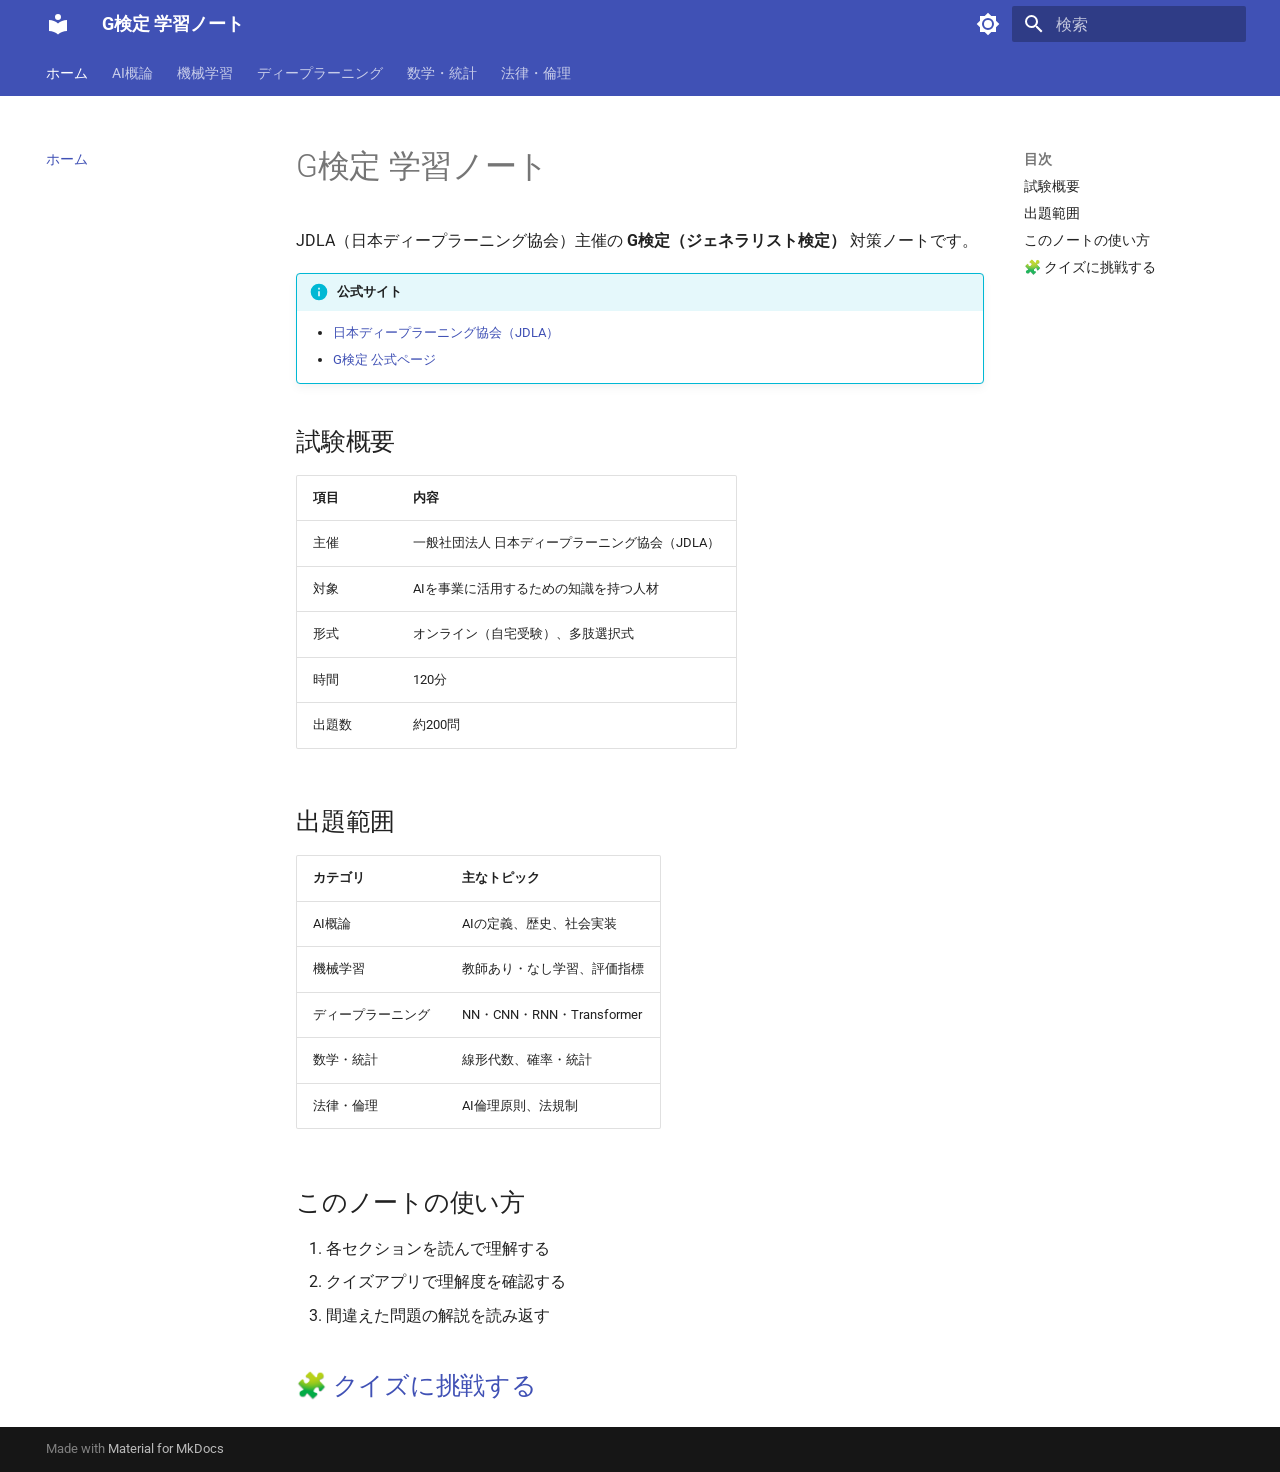
<file: index.html>
<!doctype html>
<html lang="ja" class="no-js">
  <head>
    
      <meta charset="utf-8">
      <meta name="viewport" content="width=device-width,initial-scale=1">
      
        <meta name="description" content="JDLA G検定 試験対策ノート">
      
      
        <meta name="author" content="makino">
      
      
      
      
        <link rel="next" href="ai/overview/">
      
      
        
      
      
      <link rel="icon" href="assets/images/favicon.png">
      <meta name="generator" content="mkdocs-1.6.1, mkdocs-material-9.7.6">
    
    
      
        <title>G検定 学習ノート</title>
      
    
    
      <link rel="stylesheet" href="assets/stylesheets/main.484c7ddc.min.css">
      
        
        <link rel="stylesheet" href="assets/stylesheets/palette.ab4e12ef.min.css">
      
      


    
    
      
    
    
      
        
        
        <link rel="preconnect" href="https://fonts.gstatic.com" crossorigin>
        <link rel="stylesheet" href="https://fonts.googleapis.com/css?family=Roboto:300,300i,400,400i,700,700i%7CRoboto+Mono:400,400i,700,700i&display=fallback">
        <style>:root{--md-text-font:"Roboto";--md-code-font:"Roboto Mono"}</style>
      
    
    
    <script>__md_scope=new URL(".",location),__md_hash=e=>[...e].reduce(((e,_)=>(e<<5)-e+_.charCodeAt(0)),0),__md_get=(e,_=localStorage,t=__md_scope)=>JSON.parse(_.getItem(t.pathname+"."+e)),__md_set=(e,_,t=localStorage,a=__md_scope)=>{try{t.setItem(a.pathname+"."+e,JSON.stringify(_))}catch(e){}}</script>
    
      

    
    
  </head>
  
  
    
    
      
    
    
    
    
    <body dir="ltr" data-md-color-scheme="default" data-md-color-primary="indigo" data-md-color-accent="indigo">
  
    
    <input class="md-toggle" data-md-toggle="drawer" type="checkbox" id="__drawer" autocomplete="off">
    <input class="md-toggle" data-md-toggle="search" type="checkbox" id="__search" autocomplete="off">
    <label class="md-overlay" for="__drawer"></label>
    <div data-md-component="skip">
      
        
        <a href="#g" class="md-skip">
          コンテンツにスキップ
        </a>
      
    </div>
    <div data-md-component="announce">
      
    </div>
    
    
      

<header class="md-header" data-md-component="header">
  <nav class="md-header__inner md-grid" aria-label="ヘッダー">
    <a href="." title="G検定 学習ノート" class="md-header__button md-logo" aria-label="G検定 学習ノート" data-md-component="logo">
      
  
  <svg xmlns="http://www.w3.org/2000/svg" viewBox="0 0 24 24"><path d="M12 8a3 3 0 0 0 3-3 3 3 0 0 0-3-3 3 3 0 0 0-3 3 3 3 0 0 0 3 3m0 3.54C9.64 9.35 6.5 8 3 8v11c3.5 0 6.64 1.35 9 3.54 2.36-2.19 5.5-3.54 9-3.54V8c-3.5 0-6.64 1.35-9 3.54"/></svg>

    </a>
    <label class="md-header__button md-icon" for="__drawer">
      
      <svg xmlns="http://www.w3.org/2000/svg" viewBox="0 0 24 24"><path d="M3 6h18v2H3zm0 5h18v2H3zm0 5h18v2H3z"/></svg>
    </label>
    <div class="md-header__title" data-md-component="header-title">
      <div class="md-header__ellipsis">
        <div class="md-header__topic">
          <span class="md-ellipsis">
            G検定 学習ノート
          </span>
        </div>
        <div class="md-header__topic" data-md-component="header-topic">
          <span class="md-ellipsis">
            
              ホーム
            
          </span>
        </div>
      </div>
    </div>
    
      
        <form class="md-header__option" data-md-component="palette">
  
    
    
    
    <input class="md-option" data-md-color-media="" data-md-color-scheme="default" data-md-color-primary="indigo" data-md-color-accent="indigo"  aria-label="ダークモードに切替"  type="radio" name="__palette" id="__palette_0">
    
      <label class="md-header__button md-icon" title="ダークモードに切替" for="__palette_1" hidden>
        <svg xmlns="http://www.w3.org/2000/svg" viewBox="0 0 24 24"><path d="M12 8a4 4 0 0 0-4 4 4 4 0 0 0 4 4 4 4 0 0 0 4-4 4 4 0 0 0-4-4m0 10a6 6 0 0 1-6-6 6 6 0 0 1 6-6 6 6 0 0 1 6 6 6 6 0 0 1-6 6m8-9.31V4h-4.69L12 .69 8.69 4H4v4.69L.69 12 4 15.31V20h4.69L12 23.31 15.31 20H20v-4.69L23.31 12z"/></svg>
      </label>
    
  
    
    
    
    <input class="md-option" data-md-color-media="" data-md-color-scheme="slate" data-md-color-primary="indigo" data-md-color-accent="indigo"  aria-label="ライトモードに切替"  type="radio" name="__palette" id="__palette_1">
    
      <label class="md-header__button md-icon" title="ライトモードに切替" for="__palette_0" hidden>
        <svg xmlns="http://www.w3.org/2000/svg" viewBox="0 0 24 24"><path d="M12 18c-.89 0-1.74-.2-2.5-.55C11.56 16.5 13 14.42 13 12s-1.44-4.5-3.5-5.45C10.26 6.2 11.11 6 12 6a6 6 0 0 1 6 6 6 6 0 0 1-6 6m8-9.31V4h-4.69L12 .69 8.69 4H4v4.69L.69 12 4 15.31V20h4.69L12 23.31 15.31 20H20v-4.69L23.31 12z"/></svg>
      </label>
    
  
</form>
      
    
    
      <script>var palette=__md_get("__palette");if(palette&&palette.color){if("(prefers-color-scheme)"===palette.color.media){var media=matchMedia("(prefers-color-scheme: light)"),input=document.querySelector(media.matches?"[data-md-color-media='(prefers-color-scheme: light)']":"[data-md-color-media='(prefers-color-scheme: dark)']");palette.color.media=input.getAttribute("data-md-color-media"),palette.color.scheme=input.getAttribute("data-md-color-scheme"),palette.color.primary=input.getAttribute("data-md-color-primary"),palette.color.accent=input.getAttribute("data-md-color-accent")}for(var[key,value]of Object.entries(palette.color))document.body.setAttribute("data-md-color-"+key,value)}</script>
    
    
    
      
      
        <label class="md-header__button md-icon" for="__search">
          
          <svg xmlns="http://www.w3.org/2000/svg" viewBox="0 0 24 24"><path d="M9.5 3A6.5 6.5 0 0 1 16 9.5c0 1.61-.59 3.09-1.56 4.23l.27.27h.79l5 5-1.5 1.5-5-5v-.79l-.27-.27A6.52 6.52 0 0 1 9.5 16 6.5 6.5 0 0 1 3 9.5 6.5 6.5 0 0 1 9.5 3m0 2C7 5 5 7 5 9.5S7 14 9.5 14 14 12 14 9.5 12 5 9.5 5"/></svg>
        </label>
        <div class="md-search" data-md-component="search" role="dialog">
  <label class="md-search__overlay" for="__search"></label>
  <div class="md-search__inner" role="search">
    <form class="md-search__form" name="search">
      <input type="text" class="md-search__input" name="query" aria-label="検索" placeholder="検索" autocapitalize="off" autocorrect="off" autocomplete="off" spellcheck="false" data-md-component="search-query" required>
      <label class="md-search__icon md-icon" for="__search">
        
        <svg xmlns="http://www.w3.org/2000/svg" viewBox="0 0 24 24"><path d="M9.5 3A6.5 6.5 0 0 1 16 9.5c0 1.61-.59 3.09-1.56 4.23l.27.27h.79l5 5-1.5 1.5-5-5v-.79l-.27-.27A6.52 6.52 0 0 1 9.5 16 6.5 6.5 0 0 1 3 9.5 6.5 6.5 0 0 1 9.5 3m0 2C7 5 5 7 5 9.5S7 14 9.5 14 14 12 14 9.5 12 5 9.5 5"/></svg>
        
        <svg xmlns="http://www.w3.org/2000/svg" viewBox="0 0 24 24"><path d="M20 11v2H8l5.5 5.5-1.42 1.42L4.16 12l7.92-7.92L13.5 5.5 8 11z"/></svg>
      </label>
      <nav class="md-search__options" aria-label="検索">
        
        <button type="reset" class="md-search__icon md-icon" title="クリア" aria-label="クリア" tabindex="-1">
          
          <svg xmlns="http://www.w3.org/2000/svg" viewBox="0 0 24 24"><path d="M19 6.41 17.59 5 12 10.59 6.41 5 5 6.41 10.59 12 5 17.59 6.41 19 12 13.41 17.59 19 19 17.59 13.41 12z"/></svg>
        </button>
      </nav>
      
        <div class="md-search__suggest" data-md-component="search-suggest"></div>
      
    </form>
    <div class="md-search__output">
      <div class="md-search__scrollwrap" tabindex="0" data-md-scrollfix>
        <div class="md-search-result" data-md-component="search-result">
          <div class="md-search-result__meta">
            検索を初期化
          </div>
          <ol class="md-search-result__list" role="presentation"></ol>
        </div>
      </div>
    </div>
  </div>
</div>
      
    
    
  </nav>
  
</header>
    
    <div class="md-container" data-md-component="container">
      
      
        
          
            
<nav class="md-tabs" aria-label="タブ" data-md-component="tabs">
  <div class="md-grid">
    <ul class="md-tabs__list">
      
        
  
  
  
    
  
  
    <li class="md-tabs__item md-tabs__item--active">
      <a href="." class="md-tabs__link">
        
  
  
    
  
  ホーム

      </a>
    </li>
  

      
        
  
  
  
  
    
    
      <li class="md-tabs__item">
        <a href="ai/overview/" class="md-tabs__link">
          
  
  
  AI概論

        </a>
      </li>
    
  

      
        
  
  
  
  
    
    
      <li class="md-tabs__item">
        <a href="ml/basics/" class="md-tabs__link">
          
  
  
  機械学習

        </a>
      </li>
    
  

      
        
  
  
  
  
    
    
      <li class="md-tabs__item">
        <a href="dl/neural_network/" class="md-tabs__link">
          
  
  
  ディープラーニング

        </a>
      </li>
    
  

      
        
  
  
  
  
    
    
      <li class="md-tabs__item">
        <a href="math/linear_algebra/" class="md-tabs__link">
          
  
  
  数学・統計

        </a>
      </li>
    
  

      
        
  
  
  
  
    
    
      <li class="md-tabs__item">
        <a href="ethics/ai_ethics/" class="md-tabs__link">
          
  
  
  法律・倫理

        </a>
      </li>
    
  

      
    </ul>
  </div>
</nav>
          
        
      
      <main class="md-main" data-md-component="main">
        <div class="md-main__inner md-grid">
          
            
              
              <div class="md-sidebar md-sidebar--primary" data-md-component="sidebar" data-md-type="navigation" >
                <div class="md-sidebar__scrollwrap">
                  <div class="md-sidebar__inner">
                    


  


<nav class="md-nav md-nav--primary md-nav--lifted" aria-label="ナビゲーション" data-md-level="0">
  <label class="md-nav__title" for="__drawer">
    <a href="." title="G検定 学習ノート" class="md-nav__button md-logo" aria-label="G検定 学習ノート" data-md-component="logo">
      
  
  <svg xmlns="http://www.w3.org/2000/svg" viewBox="0 0 24 24"><path d="M12 8a3 3 0 0 0 3-3 3 3 0 0 0-3-3 3 3 0 0 0-3 3 3 3 0 0 0 3 3m0 3.54C9.64 9.35 6.5 8 3 8v11c3.5 0 6.64 1.35 9 3.54 2.36-2.19 5.5-3.54 9-3.54V8c-3.5 0-6.64 1.35-9 3.54"/></svg>

    </a>
    G検定 学習ノート
  </label>
  
  <ul class="md-nav__list" data-md-scrollfix>
    
      
      
  
  
    
  
  
  
    <li class="md-nav__item md-nav__item--active">
      
      <input class="md-nav__toggle md-toggle" type="checkbox" id="__toc">
      
      
        
      
      
        <label class="md-nav__link md-nav__link--active" for="__toc">
          
  
  
  <span class="md-ellipsis">
    
  
    ホーム
  

    
  </span>
  
  

          <span class="md-nav__icon md-icon"></span>
        </label>
      
      <a href="." class="md-nav__link md-nav__link--active">
        
  
  
  <span class="md-ellipsis">
    
  
    ホーム
  

    
  </span>
  
  

      </a>
      
        

<nav class="md-nav md-nav--secondary" aria-label="目次">
  
  
  
    
  
  
    <label class="md-nav__title" for="__toc">
      <span class="md-nav__icon md-icon"></span>
      目次
    </label>
    <ul class="md-nav__list" data-md-component="toc" data-md-scrollfix>
      
        <li class="md-nav__item">
  <a href="#_1" class="md-nav__link">
    <span class="md-ellipsis">
      
        試験概要
      
    </span>
  </a>
  
</li>
      
        <li class="md-nav__item">
  <a href="#_2" class="md-nav__link">
    <span class="md-ellipsis">
      
        出題範囲
      
    </span>
  </a>
  
</li>
      
        <li class="md-nav__item">
  <a href="#_3" class="md-nav__link">
    <span class="md-ellipsis">
      
        このノートの使い方
      
    </span>
  </a>
  
</li>
      
        <li class="md-nav__item">
  <a href="#_4" class="md-nav__link">
    <span class="md-ellipsis">
      
        🧩 クイズに挑戦する
      
    </span>
  </a>
  
</li>
      
    </ul>
  
</nav>
      
    </li>
  

    
      
      
  
  
  
  
    
    
    
    
      
      
        
      
    
    
    <li class="md-nav__item md-nav__item--nested">
      
        
        
        <input class="md-nav__toggle md-toggle " type="checkbox" id="__nav_2" >
        
          
          <label class="md-nav__link" for="__nav_2" id="__nav_2_label" tabindex="0">
            
  
  
  <span class="md-ellipsis">
    
  
    AI概論
  

    
  </span>
  
  

            <span class="md-nav__icon md-icon"></span>
          </label>
        
        <nav class="md-nav" data-md-level="1" aria-labelledby="__nav_2_label" aria-expanded="false">
          <label class="md-nav__title" for="__nav_2">
            <span class="md-nav__icon md-icon"></span>
            
  
    AI概論
  

          </label>
          <ul class="md-nav__list" data-md-scrollfix>
            
              
                
  
  
  
  
    <li class="md-nav__item">
      <a href="ai/overview/" class="md-nav__link">
        
  
  
  <span class="md-ellipsis">
    
  
    AIとは
  

    
  </span>
  
  

      </a>
    </li>
  

              
            
              
                
  
  
  
  
    <li class="md-nav__item">
      <a href="ai/history/" class="md-nav__link">
        
  
  
  <span class="md-ellipsis">
    
  
    AI歴史
  

    
  </span>
  
  

      </a>
    </li>
  

              
            
          </ul>
        </nav>
      
    </li>
  

    
      
      
  
  
  
  
    
    
    
    
      
      
        
      
    
    
    <li class="md-nav__item md-nav__item--nested">
      
        
        
        <input class="md-nav__toggle md-toggle " type="checkbox" id="__nav_3" >
        
          
          <label class="md-nav__link" for="__nav_3" id="__nav_3_label" tabindex="0">
            
  
  
  <span class="md-ellipsis">
    
  
    機械学習
  

    
  </span>
  
  

            <span class="md-nav__icon md-icon"></span>
          </label>
        
        <nav class="md-nav" data-md-level="1" aria-labelledby="__nav_3_label" aria-expanded="false">
          <label class="md-nav__title" for="__nav_3">
            <span class="md-nav__icon md-icon"></span>
            
  
    機械学習
  

          </label>
          <ul class="md-nav__list" data-md-scrollfix>
            
              
                
  
  
  
  
    <li class="md-nav__item">
      <a href="ml/basics/" class="md-nav__link">
        
  
  
  <span class="md-ellipsis">
    
  
    機械学習の基礎
  

    
  </span>
  
  

      </a>
    </li>
  

              
            
              
                
  
  
  
  
    <li class="md-nav__item">
      <a href="ml/methods/" class="md-nav__link">
        
  
  
  <span class="md-ellipsis">
    
  
    代表的な手法
  

    
  </span>
  
  

      </a>
    </li>
  

              
            
          </ul>
        </nav>
      
    </li>
  

    
      
      
  
  
  
  
    
    
    
    
      
      
        
      
    
    
    <li class="md-nav__item md-nav__item--nested">
      
        
        
        <input class="md-nav__toggle md-toggle " type="checkbox" id="__nav_4" >
        
          
          <label class="md-nav__link" for="__nav_4" id="__nav_4_label" tabindex="0">
            
  
  
  <span class="md-ellipsis">
    
  
    ディープラーニング
  

    
  </span>
  
  

            <span class="md-nav__icon md-icon"></span>
          </label>
        
        <nav class="md-nav" data-md-level="1" aria-labelledby="__nav_4_label" aria-expanded="false">
          <label class="md-nav__title" for="__nav_4">
            <span class="md-nav__icon md-icon"></span>
            
  
    ディープラーニング
  

          </label>
          <ul class="md-nav__list" data-md-scrollfix>
            
              
                
  
  
  
  
    <li class="md-nav__item">
      <a href="dl/neural_network/" class="md-nav__link">
        
  
  
  <span class="md-ellipsis">
    
  
    ニューラルネットワーク
  

    
  </span>
  
  

      </a>
    </li>
  

              
            
              
                
  
  
  
  
    <li class="md-nav__item">
      <a href="dl/cnn_rnn/" class="md-nav__link">
        
  
  
  <span class="md-ellipsis">
    
  
    CNN・RNN
  

    
  </span>
  
  

      </a>
    </li>
  

              
            
              
                
  
  
  
  
    <li class="md-nav__item">
      <a href="dl/modern_models/" class="md-nav__link">
        
  
  
  <span class="md-ellipsis">
    
  
    最新モデル
  

    
  </span>
  
  

      </a>
    </li>
  

              
            
          </ul>
        </nav>
      
    </li>
  

    
      
      
  
  
  
  
    
    
    
    
      
      
        
      
    
    
    <li class="md-nav__item md-nav__item--nested">
      
        
        
        <input class="md-nav__toggle md-toggle " type="checkbox" id="__nav_5" >
        
          
          <label class="md-nav__link" for="__nav_5" id="__nav_5_label" tabindex="0">
            
  
  
  <span class="md-ellipsis">
    
  
    数学・統計
  

    
  </span>
  
  

            <span class="md-nav__icon md-icon"></span>
          </label>
        
        <nav class="md-nav" data-md-level="1" aria-labelledby="__nav_5_label" aria-expanded="false">
          <label class="md-nav__title" for="__nav_5">
            <span class="md-nav__icon md-icon"></span>
            
  
    数学・統計
  

          </label>
          <ul class="md-nav__list" data-md-scrollfix>
            
              
                
  
  
  
  
    <li class="md-nav__item">
      <a href="math/linear_algebra/" class="md-nav__link">
        
  
  
  <span class="md-ellipsis">
    
  
    線形代数
  

    
  </span>
  
  

      </a>
    </li>
  

              
            
              
                
  
  
  
  
    <li class="md-nav__item">
      <a href="math/statistics/" class="md-nav__link">
        
  
  
  <span class="md-ellipsis">
    
  
    確率・統計
  

    
  </span>
  
  

      </a>
    </li>
  

              
            
          </ul>
        </nav>
      
    </li>
  

    
      
      
  
  
  
  
    
    
    
    
      
      
        
      
    
    
    <li class="md-nav__item md-nav__item--nested">
      
        
        
        <input class="md-nav__toggle md-toggle " type="checkbox" id="__nav_6" >
        
          
          <label class="md-nav__link" for="__nav_6" id="__nav_6_label" tabindex="0">
            
  
  
  <span class="md-ellipsis">
    
  
    法律・倫理
  

    
  </span>
  
  

            <span class="md-nav__icon md-icon"></span>
          </label>
        
        <nav class="md-nav" data-md-level="1" aria-labelledby="__nav_6_label" aria-expanded="false">
          <label class="md-nav__title" for="__nav_6">
            <span class="md-nav__icon md-icon"></span>
            
  
    法律・倫理
  

          </label>
          <ul class="md-nav__list" data-md-scrollfix>
            
              
                
  
  
  
  
    <li class="md-nav__item">
      <a href="ethics/ai_ethics/" class="md-nav__link">
        
  
  
  <span class="md-ellipsis">
    
  
    AI倫理
  

    
  </span>
  
  

      </a>
    </li>
  

              
            
              
                
  
  
  
  
    <li class="md-nav__item">
      <a href="ethics/regulations/" class="md-nav__link">
        
  
  
  <span class="md-ellipsis">
    
  
    法規制
  

    
  </span>
  
  

      </a>
    </li>
  

              
            
          </ul>
        </nav>
      
    </li>
  

    
  </ul>
</nav>
                  </div>
                </div>
              </div>
            
            
              
              <div class="md-sidebar md-sidebar--secondary" data-md-component="sidebar" data-md-type="toc" >
                <div class="md-sidebar__scrollwrap">
                  <div class="md-sidebar__inner">
                    

<nav class="md-nav md-nav--secondary" aria-label="目次">
  
  
  
    
  
  
    <label class="md-nav__title" for="__toc">
      <span class="md-nav__icon md-icon"></span>
      目次
    </label>
    <ul class="md-nav__list" data-md-component="toc" data-md-scrollfix>
      
        <li class="md-nav__item">
  <a href="#_1" class="md-nav__link">
    <span class="md-ellipsis">
      
        試験概要
      
    </span>
  </a>
  
</li>
      
        <li class="md-nav__item">
  <a href="#_2" class="md-nav__link">
    <span class="md-ellipsis">
      
        出題範囲
      
    </span>
  </a>
  
</li>
      
        <li class="md-nav__item">
  <a href="#_3" class="md-nav__link">
    <span class="md-ellipsis">
      
        このノートの使い方
      
    </span>
  </a>
  
</li>
      
        <li class="md-nav__item">
  <a href="#_4" class="md-nav__link">
    <span class="md-ellipsis">
      
        🧩 クイズに挑戦する
      
    </span>
  </a>
  
</li>
      
    </ul>
  
</nav>
                  </div>
                </div>
              </div>
            
          
          
            <div class="md-content" data-md-component="content">
              
              <article class="md-content__inner md-typeset">
                
                  



<h1 id="g">G検定 学習ノート<a class="headerlink" href="#g" title="Permanent link">&para;</a></h1>
<p>JDLA（日本ディープラーニング協会）主催の <strong>G検定（ジェネラリスト検定）</strong> 対策ノートです。</p>
<div class="admonition info">
<p class="admonition-title">公式サイト</p>
<ul>
<li><a href="https://www.jdla.org/">日本ディープラーニング協会（JDLA）</a></li>
<li><a href="https://www.jdla.org/certificate/general/">G検定 公式ページ</a></li>
</ul>
</div>
<h2 id="_1">試験概要<a class="headerlink" href="#_1" title="Permanent link">&para;</a></h2>
<table>
<thead>
<tr>
<th>項目</th>
<th>内容</th>
</tr>
</thead>
<tbody>
<tr>
<td>主催</td>
<td>一般社団法人 日本ディープラーニング協会（JDLA）</td>
</tr>
<tr>
<td>対象</td>
<td>AIを事業に活用するための知識を持つ人材</td>
</tr>
<tr>
<td>形式</td>
<td>オンライン（自宅受験）、多肢選択式</td>
</tr>
<tr>
<td>時間</td>
<td>120分</td>
</tr>
<tr>
<td>出題数</td>
<td>約200問</td>
</tr>
</tbody>
</table>
<h2 id="_2">出題範囲<a class="headerlink" href="#_2" title="Permanent link">&para;</a></h2>
<table>
<thead>
<tr>
<th>カテゴリ</th>
<th>主なトピック</th>
</tr>
</thead>
<tbody>
<tr>
<td>AI概論</td>
<td>AIの定義、歴史、社会実装</td>
</tr>
<tr>
<td>機械学習</td>
<td>教師あり・なし学習、評価指標</td>
</tr>
<tr>
<td>ディープラーニング</td>
<td>NN・CNN・RNN・Transformer</td>
</tr>
<tr>
<td>数学・統計</td>
<td>線形代数、確率・統計</td>
</tr>
<tr>
<td>法律・倫理</td>
<td>AI倫理原則、法規制</td>
</tr>
</tbody>
</table>
<h2 id="_3">このノートの使い方<a class="headerlink" href="#_3" title="Permanent link">&para;</a></h2>
<ol>
<li>各セクションを読んで理解する</li>
<li>クイズアプリで理解度を確認する</li>
<li>間違えた問題の解説を読み返す</li>
</ol>
<h2 id="_4"><a href="https://g-kentei-quiz.streamlit.app/">🧩 クイズに挑戦する</a><a class="headerlink" href="#_4" title="Permanent link">&para;</a></h2>












                
              </article>
            </div>
          
          
<script>var target=document.getElementById(location.hash.slice(1));target&&target.name&&(target.checked=target.name.startsWith("__tabbed_"))</script>
        </div>
        
          <button type="button" class="md-top md-icon" data-md-component="top" hidden>
  
  <svg xmlns="http://www.w3.org/2000/svg" viewBox="0 0 24 24"><path d="M13 20h-2V8l-5.5 5.5-1.42-1.42L12 4.16l7.92 7.92-1.42 1.42L13 8z"/></svg>
  ページトップへ戻る
</button>
        
      </main>
      
        <footer class="md-footer">
  
  <div class="md-footer-meta md-typeset">
    <div class="md-footer-meta__inner md-grid">
      <div class="md-copyright">
  
  
    Made with
    <a href="https://squidfunk.github.io/mkdocs-material/" target="_blank" rel="noopener">
      Material for MkDocs
    </a>
  
</div>
      
    </div>
  </div>
</footer>
      
    </div>
    <div class="md-dialog" data-md-component="dialog">
      <div class="md-dialog__inner md-typeset"></div>
    </div>
    
    
    
      
      
      <script id="__config" type="application/json">{"annotate": null, "base": ".", "features": ["navigation.tabs", "navigation.sections", "navigation.top", "search.highlight", "search.suggest", "content.code.copy"], "search": "assets/javascripts/workers/search.2c215733.min.js", "tags": null, "translations": {"clipboard.copied": "\u30b3\u30d4\u30fc\u3057\u307e\u3057\u305f", "clipboard.copy": "\u30af\u30ea\u30c3\u30d7\u30dc\u30fc\u30c9\u3078\u30b3\u30d4\u30fc", "search.result.more.one": "\u3053\u306e\u30da\u30fc\u30b8\u5185\u306b\u3082\u30461\u4ef6\u898b\u3064\u304b\u308a\u307e\u3057\u305f", "search.result.more.other": "\u3053\u306e\u30da\u30fc\u30b8\u5185\u306b\u3042\u3068#\u4ef6\u898b\u3064\u304b\u308a\u307e\u3057\u305f", "search.result.none": "\u4f55\u3082\u898b\u3064\u304b\u308a\u307e\u305b\u3093\u3067\u3057\u305f", "search.result.one": "1\u4ef6\u898b\u3064\u304b\u308a\u307e\u3057\u305f", "search.result.other": "#\u4ef6\u898b\u3064\u304b\u308a\u307e\u3057\u305f", "search.result.placeholder": "\u691c\u7d22\u30ad\u30fc\u30ef\u30fc\u30c9\u3092\u5165\u529b\u3057\u3066\u304f\u3060\u3055\u3044", "search.result.term.missing": "\u691c\u7d22\u306b\u542b\u307e\u308c\u306a\u3044", "select.version": "\u30d0\u30fc\u30b8\u30e7\u30f3\u5207\u308a\u66ff\u3048"}, "version": null}</script>
    
    
      <script src="assets/javascripts/bundle.79ae519e.min.js"></script>
      
    
  </body>
</html>
</file>
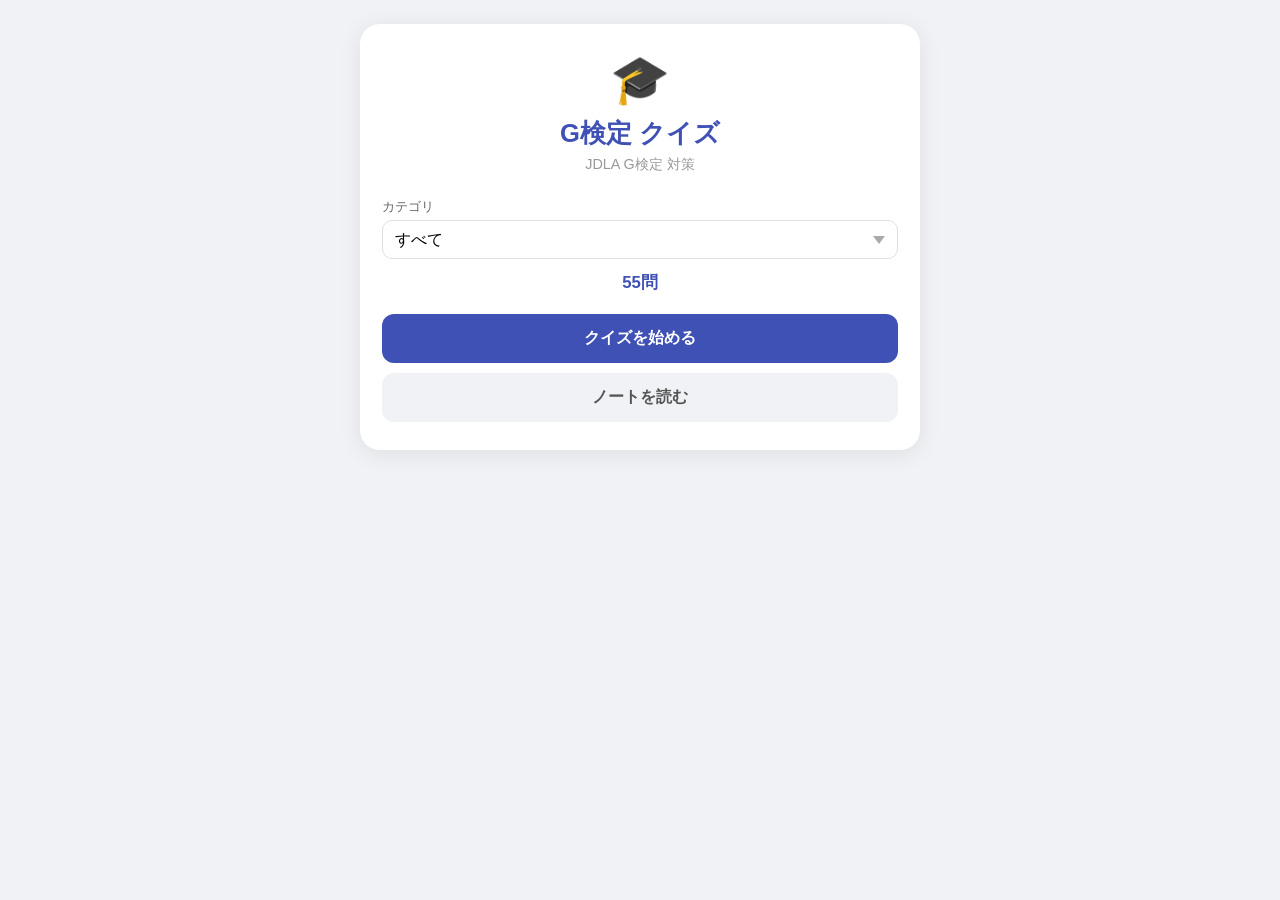
<file: quiz/index.html>
<!DOCTYPE html>
<html lang="ja">
<head>
  <meta charset="UTF-8">
  <meta name="viewport" content="width=device-width, initial-scale=1.0">
  <meta name="theme-color" content="#3f51b5">
  <meta name="description" content="JDLA G検定 対策クイズアプリ">
  <meta name="apple-mobile-web-app-capable" content="yes">
  <meta name="apple-mobile-web-app-status-bar-style" content="default">
  <meta name="apple-mobile-web-app-title" content="G検定">
  <title>G検定 クイズ</title>
  <link rel="manifest" href="manifest.json">
  <link rel="stylesheet" href="style.css">
</head>
<body>
  <div id="app">

    <!-- スタート画面 -->
    <div id="start-screen" class="screen active">
      <div class="card">
        <div class="app-icon">🎓</div>
        <h1>G検定 クイズ</h1>
        <p class="subtitle">JDLA G検定 対策</p>
        <div class="form-group">
          <label for="cat-sel">カテゴリ</label>
          <select id="cat-sel">
            <option value="all">すべて</option>
          </select>
        </div>
        <p class="q-count" id="q-count"></p>
        <button id="start-btn" class="btn btn-primary">クイズを始める</button>
        <a href="../" class="btn btn-secondary">ノートを読む</a>
      </div>
    </div>

    <!-- クイズ画面 -->
    <div id="quiz-screen" class="screen">
      <div class="progress-bar"><div id="prog-fill"></div></div>
      <div class="card">
        <div class="meta-row">
          <span id="cat-badge" class="badge"></span>
          <span id="q-num" class="q-num"></span>
        </div>
        <p id="q-text" class="q-text"></p>
        <div id="opts"></div>
      </div>
    </div>

    <!-- 結果画面 -->
    <div id="result-screen" class="screen">
      <div class="card">
        <div id="score-area"></div>
        <p id="result-msg" class="result-msg"></p>
        <button id="retry-btn" class="btn btn-primary">もう一度</button>
        <a href="../" class="btn btn-secondary">ノートに戻る</a>
      </div>
    </div>

  </div>
  <script src="app.js"></script>
</body>
</html>
</file>
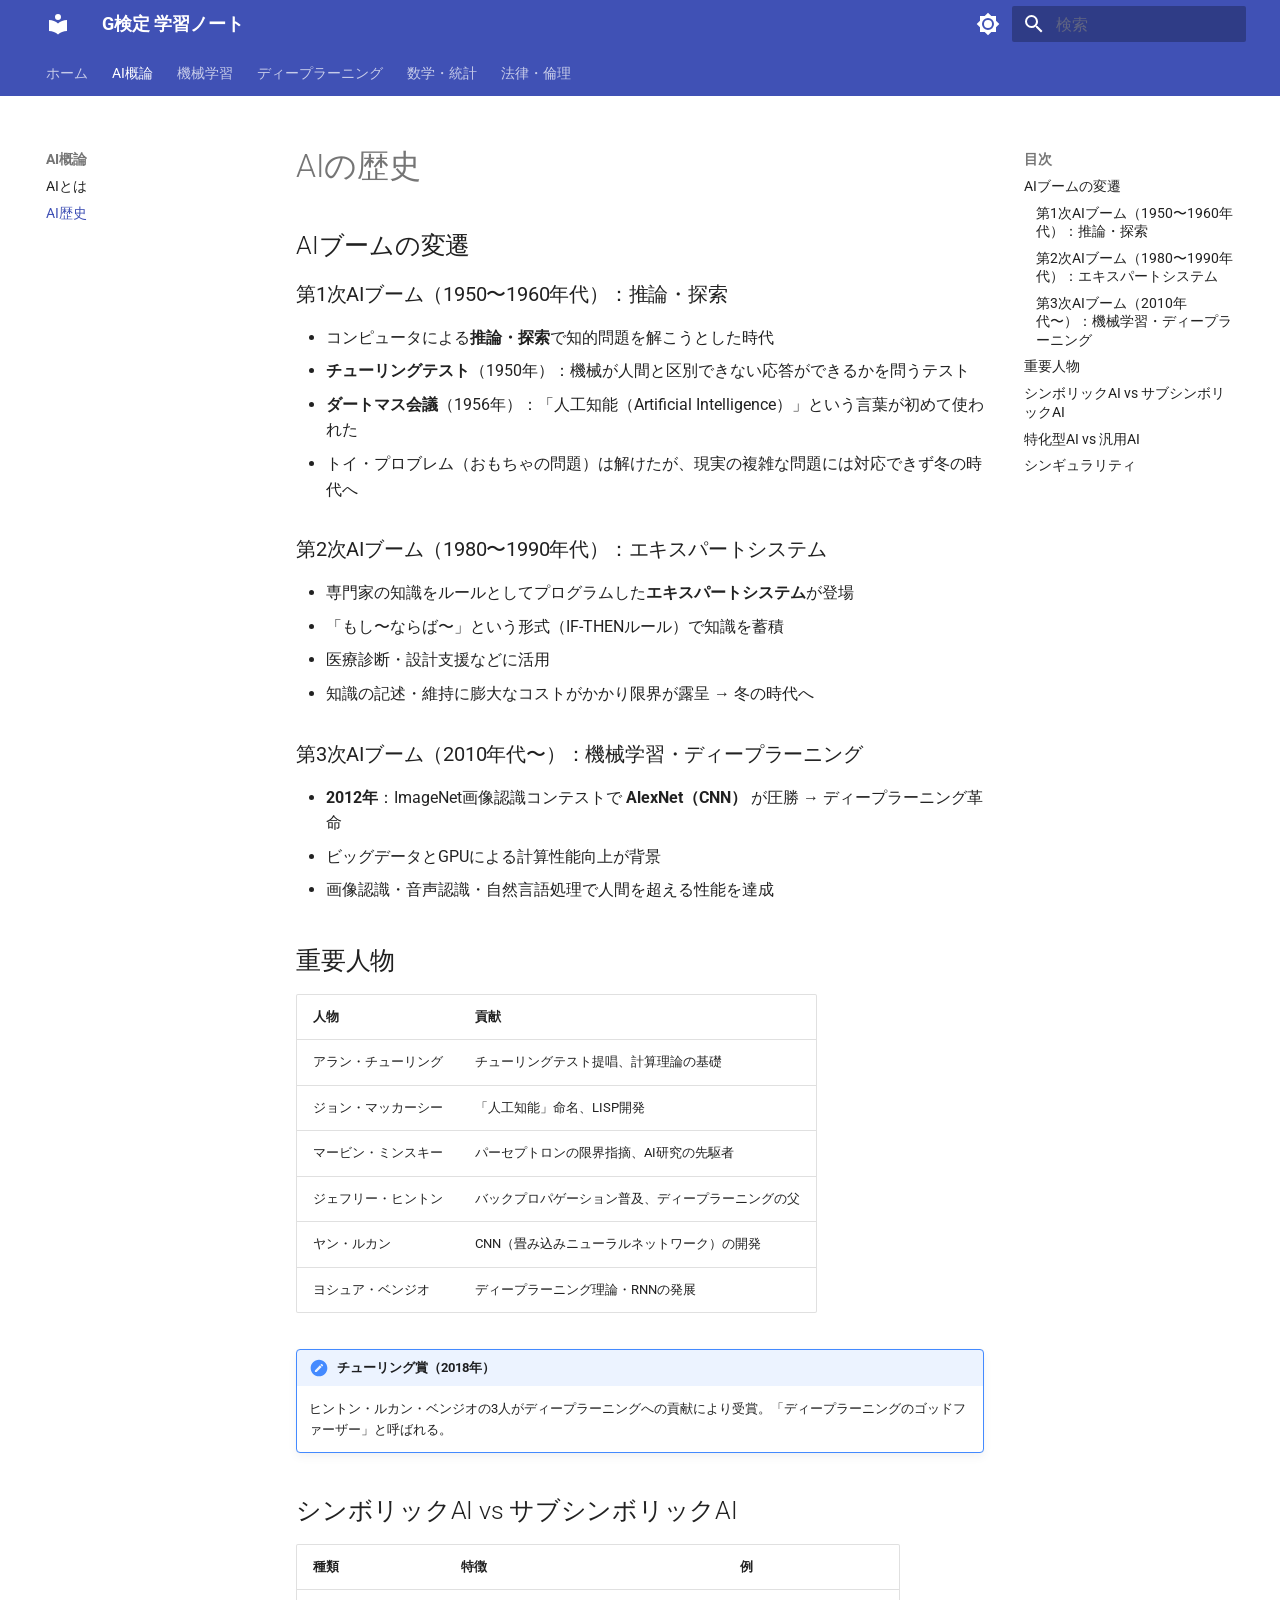
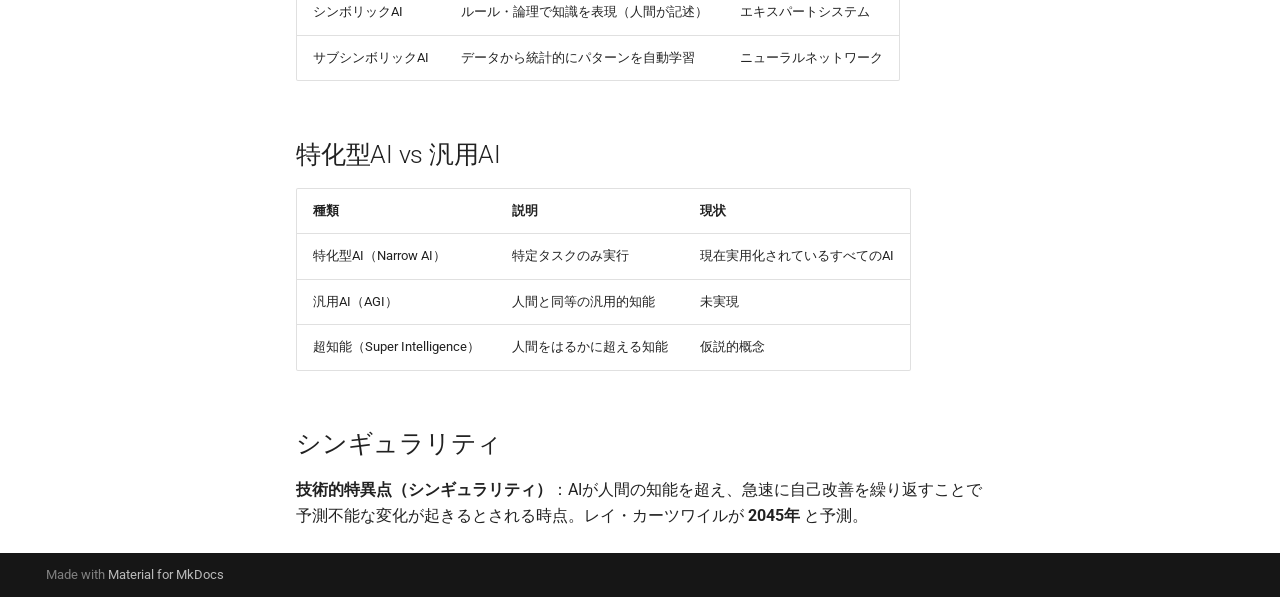
<file: ai/history/index.html>
<!doctype html>
<html lang="ja" class="no-js">
  <head>
    
      <meta charset="utf-8">
      <meta name="viewport" content="width=device-width,initial-scale=1">
      
        <meta name="description" content="JDLA G検定 試験対策ノート">
      
      
        <meta name="author" content="makino">
      
      
      
        <link rel="prev" href="../overview/">
      
      
        <link rel="next" href="../../ml/basics/">
      
      
        
      
      
      <link rel="icon" href="../../assets/images/favicon.png">
      <meta name="generator" content="mkdocs-1.6.1, mkdocs-material-9.7.6">
    
    
      
        <title>AI歴史 - G検定 学習ノート</title>
      
    
    
      <link rel="stylesheet" href="../../assets/stylesheets/main.484c7ddc.min.css">
      
        
        <link rel="stylesheet" href="../../assets/stylesheets/palette.ab4e12ef.min.css">
      
      


    
    
      
    
    
      
        
        
        <link rel="preconnect" href="https://fonts.gstatic.com" crossorigin>
        <link rel="stylesheet" href="https://fonts.googleapis.com/css?family=Roboto:300,300i,400,400i,700,700i%7CRoboto+Mono:400,400i,700,700i&display=fallback">
        <style>:root{--md-text-font:"Roboto";--md-code-font:"Roboto Mono"}</style>
      
    
    
    <script>__md_scope=new URL("../..",location),__md_hash=e=>[...e].reduce(((e,_)=>(e<<5)-e+_.charCodeAt(0)),0),__md_get=(e,_=localStorage,t=__md_scope)=>JSON.parse(_.getItem(t.pathname+"."+e)),__md_set=(e,_,t=localStorage,a=__md_scope)=>{try{t.setItem(a.pathname+"."+e,JSON.stringify(_))}catch(e){}}</script>
    
      

    
    
  </head>
  
  
    
    
      
    
    
    
    
    <body dir="ltr" data-md-color-scheme="default" data-md-color-primary="indigo" data-md-color-accent="indigo">
  
    
    <input class="md-toggle" data-md-toggle="drawer" type="checkbox" id="__drawer" autocomplete="off">
    <input class="md-toggle" data-md-toggle="search" type="checkbox" id="__search" autocomplete="off">
    <label class="md-overlay" for="__drawer"></label>
    <div data-md-component="skip">
      
        
        <a href="#ai" class="md-skip">
          コンテンツにスキップ
        </a>
      
    </div>
    <div data-md-component="announce">
      
    </div>
    
    
      

<header class="md-header" data-md-component="header">
  <nav class="md-header__inner md-grid" aria-label="ヘッダー">
    <a href="../.." title="G検定 学習ノート" class="md-header__button md-logo" aria-label="G検定 学習ノート" data-md-component="logo">
      
  
  <svg xmlns="http://www.w3.org/2000/svg" viewBox="0 0 24 24"><path d="M12 8a3 3 0 0 0 3-3 3 3 0 0 0-3-3 3 3 0 0 0-3 3 3 3 0 0 0 3 3m0 3.54C9.64 9.35 6.5 8 3 8v11c3.5 0 6.64 1.35 9 3.54 2.36-2.19 5.5-3.54 9-3.54V8c-3.5 0-6.64 1.35-9 3.54"/></svg>

    </a>
    <label class="md-header__button md-icon" for="__drawer">
      
      <svg xmlns="http://www.w3.org/2000/svg" viewBox="0 0 24 24"><path d="M3 6h18v2H3zm0 5h18v2H3zm0 5h18v2H3z"/></svg>
    </label>
    <div class="md-header__title" data-md-component="header-title">
      <div class="md-header__ellipsis">
        <div class="md-header__topic">
          <span class="md-ellipsis">
            G検定 学習ノート
          </span>
        </div>
        <div class="md-header__topic" data-md-component="header-topic">
          <span class="md-ellipsis">
            
              AI歴史
            
          </span>
        </div>
      </div>
    </div>
    
      
        <form class="md-header__option" data-md-component="palette">
  
    
    
    
    <input class="md-option" data-md-color-media="" data-md-color-scheme="default" data-md-color-primary="indigo" data-md-color-accent="indigo"  aria-label="ダークモードに切替"  type="radio" name="__palette" id="__palette_0">
    
      <label class="md-header__button md-icon" title="ダークモードに切替" for="__palette_1" hidden>
        <svg xmlns="http://www.w3.org/2000/svg" viewBox="0 0 24 24"><path d="M12 8a4 4 0 0 0-4 4 4 4 0 0 0 4 4 4 4 0 0 0 4-4 4 4 0 0 0-4-4m0 10a6 6 0 0 1-6-6 6 6 0 0 1 6-6 6 6 0 0 1 6 6 6 6 0 0 1-6 6m8-9.31V4h-4.69L12 .69 8.69 4H4v4.69L.69 12 4 15.31V20h4.69L12 23.31 15.31 20H20v-4.69L23.31 12z"/></svg>
      </label>
    
  
    
    
    
    <input class="md-option" data-md-color-media="" data-md-color-scheme="slate" data-md-color-primary="indigo" data-md-color-accent="indigo"  aria-label="ライトモードに切替"  type="radio" name="__palette" id="__palette_1">
    
      <label class="md-header__button md-icon" title="ライトモードに切替" for="__palette_0" hidden>
        <svg xmlns="http://www.w3.org/2000/svg" viewBox="0 0 24 24"><path d="M12 18c-.89 0-1.74-.2-2.5-.55C11.56 16.5 13 14.42 13 12s-1.44-4.5-3.5-5.45C10.26 6.2 11.11 6 12 6a6 6 0 0 1 6 6 6 6 0 0 1-6 6m8-9.31V4h-4.69L12 .69 8.69 4H4v4.69L.69 12 4 15.31V20h4.69L12 23.31 15.31 20H20v-4.69L23.31 12z"/></svg>
      </label>
    
  
</form>
      
    
    
      <script>var palette=__md_get("__palette");if(palette&&palette.color){if("(prefers-color-scheme)"===palette.color.media){var media=matchMedia("(prefers-color-scheme: light)"),input=document.querySelector(media.matches?"[data-md-color-media='(prefers-color-scheme: light)']":"[data-md-color-media='(prefers-color-scheme: dark)']");palette.color.media=input.getAttribute("data-md-color-media"),palette.color.scheme=input.getAttribute("data-md-color-scheme"),palette.color.primary=input.getAttribute("data-md-color-primary"),palette.color.accent=input.getAttribute("data-md-color-accent")}for(var[key,value]of Object.entries(palette.color))document.body.setAttribute("data-md-color-"+key,value)}</script>
    
    
    
      
      
        <label class="md-header__button md-icon" for="__search">
          
          <svg xmlns="http://www.w3.org/2000/svg" viewBox="0 0 24 24"><path d="M9.5 3A6.5 6.5 0 0 1 16 9.5c0 1.61-.59 3.09-1.56 4.23l.27.27h.79l5 5-1.5 1.5-5-5v-.79l-.27-.27A6.52 6.52 0 0 1 9.5 16 6.5 6.5 0 0 1 3 9.5 6.5 6.5 0 0 1 9.5 3m0 2C7 5 5 7 5 9.5S7 14 9.5 14 14 12 14 9.5 12 5 9.5 5"/></svg>
        </label>
        <div class="md-search" data-md-component="search" role="dialog">
  <label class="md-search__overlay" for="__search"></label>
  <div class="md-search__inner" role="search">
    <form class="md-search__form" name="search">
      <input type="text" class="md-search__input" name="query" aria-label="検索" placeholder="検索" autocapitalize="off" autocorrect="off" autocomplete="off" spellcheck="false" data-md-component="search-query" required>
      <label class="md-search__icon md-icon" for="__search">
        
        <svg xmlns="http://www.w3.org/2000/svg" viewBox="0 0 24 24"><path d="M9.5 3A6.5 6.5 0 0 1 16 9.5c0 1.61-.59 3.09-1.56 4.23l.27.27h.79l5 5-1.5 1.5-5-5v-.79l-.27-.27A6.52 6.52 0 0 1 9.5 16 6.5 6.5 0 0 1 3 9.5 6.5 6.5 0 0 1 9.5 3m0 2C7 5 5 7 5 9.5S7 14 9.5 14 14 12 14 9.5 12 5 9.5 5"/></svg>
        
        <svg xmlns="http://www.w3.org/2000/svg" viewBox="0 0 24 24"><path d="M20 11v2H8l5.5 5.5-1.42 1.42L4.16 12l7.92-7.92L13.5 5.5 8 11z"/></svg>
      </label>
      <nav class="md-search__options" aria-label="検索">
        
        <button type="reset" class="md-search__icon md-icon" title="クリア" aria-label="クリア" tabindex="-1">
          
          <svg xmlns="http://www.w3.org/2000/svg" viewBox="0 0 24 24"><path d="M19 6.41 17.59 5 12 10.59 6.41 5 5 6.41 10.59 12 5 17.59 6.41 19 12 13.41 17.59 19 19 17.59 13.41 12z"/></svg>
        </button>
      </nav>
      
        <div class="md-search__suggest" data-md-component="search-suggest"></div>
      
    </form>
    <div class="md-search__output">
      <div class="md-search__scrollwrap" tabindex="0" data-md-scrollfix>
        <div class="md-search-result" data-md-component="search-result">
          <div class="md-search-result__meta">
            検索を初期化
          </div>
          <ol class="md-search-result__list" role="presentation"></ol>
        </div>
      </div>
    </div>
  </div>
</div>
      
    
    
  </nav>
  
</header>
    
    <div class="md-container" data-md-component="container">
      
      
        
          
            
<nav class="md-tabs" aria-label="タブ" data-md-component="tabs">
  <div class="md-grid">
    <ul class="md-tabs__list">
      
        
  
  
  
  
    <li class="md-tabs__item">
      <a href="../.." class="md-tabs__link">
        
  
  
    
  
  ホーム

      </a>
    </li>
  

      
        
  
  
  
    
  
  
    
    
      <li class="md-tabs__item md-tabs__item--active">
        <a href="../overview/" class="md-tabs__link">
          
  
  
  AI概論

        </a>
      </li>
    
  

      
        
  
  
  
  
    
    
      <li class="md-tabs__item">
        <a href="../../ml/basics/" class="md-tabs__link">
          
  
  
  機械学習

        </a>
      </li>
    
  

      
        
  
  
  
  
    
    
      <li class="md-tabs__item">
        <a href="../../dl/neural_network/" class="md-tabs__link">
          
  
  
  ディープラーニング

        </a>
      </li>
    
  

      
        
  
  
  
  
    
    
      <li class="md-tabs__item">
        <a href="../../math/linear_algebra/" class="md-tabs__link">
          
  
  
  数学・統計

        </a>
      </li>
    
  

      
        
  
  
  
  
    
    
      <li class="md-tabs__item">
        <a href="../../ethics/ai_ethics/" class="md-tabs__link">
          
  
  
  法律・倫理

        </a>
      </li>
    
  

      
    </ul>
  </div>
</nav>
          
        
      
      <main class="md-main" data-md-component="main">
        <div class="md-main__inner md-grid">
          
            
              
              <div class="md-sidebar md-sidebar--primary" data-md-component="sidebar" data-md-type="navigation" >
                <div class="md-sidebar__scrollwrap">
                  <div class="md-sidebar__inner">
                    


  


<nav class="md-nav md-nav--primary md-nav--lifted" aria-label="ナビゲーション" data-md-level="0">
  <label class="md-nav__title" for="__drawer">
    <a href="../.." title="G検定 学習ノート" class="md-nav__button md-logo" aria-label="G検定 学習ノート" data-md-component="logo">
      
  
  <svg xmlns="http://www.w3.org/2000/svg" viewBox="0 0 24 24"><path d="M12 8a3 3 0 0 0 3-3 3 3 0 0 0-3-3 3 3 0 0 0-3 3 3 3 0 0 0 3 3m0 3.54C9.64 9.35 6.5 8 3 8v11c3.5 0 6.64 1.35 9 3.54 2.36-2.19 5.5-3.54 9-3.54V8c-3.5 0-6.64 1.35-9 3.54"/></svg>

    </a>
    G検定 学習ノート
  </label>
  
  <ul class="md-nav__list" data-md-scrollfix>
    
      
      
  
  
  
  
    <li class="md-nav__item">
      <a href="../.." class="md-nav__link">
        
  
  
  <span class="md-ellipsis">
    
  
    ホーム
  

    
  </span>
  
  

      </a>
    </li>
  

    
      
      
  
  
    
  
  
  
    
    
    
    
      
        
        
      
      
        
      
    
    
    <li class="md-nav__item md-nav__item--active md-nav__item--section md-nav__item--nested">
      
        
        
        <input class="md-nav__toggle md-toggle " type="checkbox" id="__nav_2" checked>
        
          
          <label class="md-nav__link" for="__nav_2" id="__nav_2_label" tabindex="">
            
  
  
  <span class="md-ellipsis">
    
  
    AI概論
  

    
  </span>
  
  

            <span class="md-nav__icon md-icon"></span>
          </label>
        
        <nav class="md-nav" data-md-level="1" aria-labelledby="__nav_2_label" aria-expanded="true">
          <label class="md-nav__title" for="__nav_2">
            <span class="md-nav__icon md-icon"></span>
            
  
    AI概論
  

          </label>
          <ul class="md-nav__list" data-md-scrollfix>
            
              
                
  
  
  
  
    <li class="md-nav__item">
      <a href="../overview/" class="md-nav__link">
        
  
  
  <span class="md-ellipsis">
    
  
    AIとは
  

    
  </span>
  
  

      </a>
    </li>
  

              
            
              
                
  
  
    
  
  
  
    <li class="md-nav__item md-nav__item--active">
      
      <input class="md-nav__toggle md-toggle" type="checkbox" id="__toc">
      
      
        
      
      
        <label class="md-nav__link md-nav__link--active" for="__toc">
          
  
  
  <span class="md-ellipsis">
    
  
    AI歴史
  

    
  </span>
  
  

          <span class="md-nav__icon md-icon"></span>
        </label>
      
      <a href="./" class="md-nav__link md-nav__link--active">
        
  
  
  <span class="md-ellipsis">
    
  
    AI歴史
  

    
  </span>
  
  

      </a>
      
        

<nav class="md-nav md-nav--secondary" aria-label="目次">
  
  
  
    
  
  
    <label class="md-nav__title" for="__toc">
      <span class="md-nav__icon md-icon"></span>
      目次
    </label>
    <ul class="md-nav__list" data-md-component="toc" data-md-scrollfix>
      
        <li class="md-nav__item">
  <a href="#ai_1" class="md-nav__link">
    <span class="md-ellipsis">
      
        AIブームの変遷
      
    </span>
  </a>
  
    <nav class="md-nav" aria-label="AIブームの変遷">
      <ul class="md-nav__list">
        
          <li class="md-nav__item">
  <a href="#1ai19501960" class="md-nav__link">
    <span class="md-ellipsis">
      
        第1次AIブーム（1950〜1960年代）：推論・探索
      
    </span>
  </a>
  
</li>
        
          <li class="md-nav__item">
  <a href="#2ai19801990" class="md-nav__link">
    <span class="md-ellipsis">
      
        第2次AIブーム（1980〜1990年代）：エキスパートシステム
      
    </span>
  </a>
  
</li>
        
          <li class="md-nav__item">
  <a href="#3ai2010" class="md-nav__link">
    <span class="md-ellipsis">
      
        第3次AIブーム（2010年代〜）：機械学習・ディープラーニング
      
    </span>
  </a>
  
</li>
        
      </ul>
    </nav>
  
</li>
      
        <li class="md-nav__item">
  <a href="#_1" class="md-nav__link">
    <span class="md-ellipsis">
      
        重要人物
      
    </span>
  </a>
  
</li>
      
        <li class="md-nav__item">
  <a href="#ai-vs-ai" class="md-nav__link">
    <span class="md-ellipsis">
      
        シンボリックAI vs サブシンボリックAI
      
    </span>
  </a>
  
</li>
      
        <li class="md-nav__item">
  <a href="#ai-vs-ai_1" class="md-nav__link">
    <span class="md-ellipsis">
      
        特化型AI vs 汎用AI
      
    </span>
  </a>
  
</li>
      
        <li class="md-nav__item">
  <a href="#_2" class="md-nav__link">
    <span class="md-ellipsis">
      
        シンギュラリティ
      
    </span>
  </a>
  
</li>
      
    </ul>
  
</nav>
      
    </li>
  

              
            
          </ul>
        </nav>
      
    </li>
  

    
      
      
  
  
  
  
    
    
    
    
      
      
        
      
    
    
    <li class="md-nav__item md-nav__item--nested">
      
        
        
        <input class="md-nav__toggle md-toggle " type="checkbox" id="__nav_3" >
        
          
          <label class="md-nav__link" for="__nav_3" id="__nav_3_label" tabindex="0">
            
  
  
  <span class="md-ellipsis">
    
  
    機械学習
  

    
  </span>
  
  

            <span class="md-nav__icon md-icon"></span>
          </label>
        
        <nav class="md-nav" data-md-level="1" aria-labelledby="__nav_3_label" aria-expanded="false">
          <label class="md-nav__title" for="__nav_3">
            <span class="md-nav__icon md-icon"></span>
            
  
    機械学習
  

          </label>
          <ul class="md-nav__list" data-md-scrollfix>
            
              
                
  
  
  
  
    <li class="md-nav__item">
      <a href="../../ml/basics/" class="md-nav__link">
        
  
  
  <span class="md-ellipsis">
    
  
    機械学習の基礎
  

    
  </span>
  
  

      </a>
    </li>
  

              
            
              
                
  
  
  
  
    <li class="md-nav__item">
      <a href="../../ml/methods/" class="md-nav__link">
        
  
  
  <span class="md-ellipsis">
    
  
    代表的な手法
  

    
  </span>
  
  

      </a>
    </li>
  

              
            
          </ul>
        </nav>
      
    </li>
  

    
      
      
  
  
  
  
    
    
    
    
      
      
        
      
    
    
    <li class="md-nav__item md-nav__item--nested">
      
        
        
        <input class="md-nav__toggle md-toggle " type="checkbox" id="__nav_4" >
        
          
          <label class="md-nav__link" for="__nav_4" id="__nav_4_label" tabindex="0">
            
  
  
  <span class="md-ellipsis">
    
  
    ディープラーニング
  

    
  </span>
  
  

            <span class="md-nav__icon md-icon"></span>
          </label>
        
        <nav class="md-nav" data-md-level="1" aria-labelledby="__nav_4_label" aria-expanded="false">
          <label class="md-nav__title" for="__nav_4">
            <span class="md-nav__icon md-icon"></span>
            
  
    ディープラーニング
  

          </label>
          <ul class="md-nav__list" data-md-scrollfix>
            
              
                
  
  
  
  
    <li class="md-nav__item">
      <a href="../../dl/neural_network/" class="md-nav__link">
        
  
  
  <span class="md-ellipsis">
    
  
    ニューラルネットワーク
  

    
  </span>
  
  

      </a>
    </li>
  

              
            
              
                
  
  
  
  
    <li class="md-nav__item">
      <a href="../../dl/cnn_rnn/" class="md-nav__link">
        
  
  
  <span class="md-ellipsis">
    
  
    CNN・RNN
  

    
  </span>
  
  

      </a>
    </li>
  

              
            
              
                
  
  
  
  
    <li class="md-nav__item">
      <a href="../../dl/modern_models/" class="md-nav__link">
        
  
  
  <span class="md-ellipsis">
    
  
    最新モデル
  

    
  </span>
  
  

      </a>
    </li>
  

              
            
          </ul>
        </nav>
      
    </li>
  

    
      
      
  
  
  
  
    
    
    
    
      
      
        
      
    
    
    <li class="md-nav__item md-nav__item--nested">
      
        
        
        <input class="md-nav__toggle md-toggle " type="checkbox" id="__nav_5" >
        
          
          <label class="md-nav__link" for="__nav_5" id="__nav_5_label" tabindex="0">
            
  
  
  <span class="md-ellipsis">
    
  
    数学・統計
  

    
  </span>
  
  

            <span class="md-nav__icon md-icon"></span>
          </label>
        
        <nav class="md-nav" data-md-level="1" aria-labelledby="__nav_5_label" aria-expanded="false">
          <label class="md-nav__title" for="__nav_5">
            <span class="md-nav__icon md-icon"></span>
            
  
    数学・統計
  

          </label>
          <ul class="md-nav__list" data-md-scrollfix>
            
              
                
  
  
  
  
    <li class="md-nav__item">
      <a href="../../math/linear_algebra/" class="md-nav__link">
        
  
  
  <span class="md-ellipsis">
    
  
    線形代数
  

    
  </span>
  
  

      </a>
    </li>
  

              
            
              
                
  
  
  
  
    <li class="md-nav__item">
      <a href="../../math/statistics/" class="md-nav__link">
        
  
  
  <span class="md-ellipsis">
    
  
    確率・統計
  

    
  </span>
  
  

      </a>
    </li>
  

              
            
          </ul>
        </nav>
      
    </li>
  

    
      
      
  
  
  
  
    
    
    
    
      
      
        
      
    
    
    <li class="md-nav__item md-nav__item--nested">
      
        
        
        <input class="md-nav__toggle md-toggle " type="checkbox" id="__nav_6" >
        
          
          <label class="md-nav__link" for="__nav_6" id="__nav_6_label" tabindex="0">
            
  
  
  <span class="md-ellipsis">
    
  
    法律・倫理
  

    
  </span>
  
  

            <span class="md-nav__icon md-icon"></span>
          </label>
        
        <nav class="md-nav" data-md-level="1" aria-labelledby="__nav_6_label" aria-expanded="false">
          <label class="md-nav__title" for="__nav_6">
            <span class="md-nav__icon md-icon"></span>
            
  
    法律・倫理
  

          </label>
          <ul class="md-nav__list" data-md-scrollfix>
            
              
                
  
  
  
  
    <li class="md-nav__item">
      <a href="../../ethics/ai_ethics/" class="md-nav__link">
        
  
  
  <span class="md-ellipsis">
    
  
    AI倫理
  

    
  </span>
  
  

      </a>
    </li>
  

              
            
              
                
  
  
  
  
    <li class="md-nav__item">
      <a href="../../ethics/regulations/" class="md-nav__link">
        
  
  
  <span class="md-ellipsis">
    
  
    法規制
  

    
  </span>
  
  

      </a>
    </li>
  

              
            
          </ul>
        </nav>
      
    </li>
  

    
  </ul>
</nav>
                  </div>
                </div>
              </div>
            
            
              
              <div class="md-sidebar md-sidebar--secondary" data-md-component="sidebar" data-md-type="toc" >
                <div class="md-sidebar__scrollwrap">
                  <div class="md-sidebar__inner">
                    

<nav class="md-nav md-nav--secondary" aria-label="目次">
  
  
  
    
  
  
    <label class="md-nav__title" for="__toc">
      <span class="md-nav__icon md-icon"></span>
      目次
    </label>
    <ul class="md-nav__list" data-md-component="toc" data-md-scrollfix>
      
        <li class="md-nav__item">
  <a href="#ai_1" class="md-nav__link">
    <span class="md-ellipsis">
      
        AIブームの変遷
      
    </span>
  </a>
  
    <nav class="md-nav" aria-label="AIブームの変遷">
      <ul class="md-nav__list">
        
          <li class="md-nav__item">
  <a href="#1ai19501960" class="md-nav__link">
    <span class="md-ellipsis">
      
        第1次AIブーム（1950〜1960年代）：推論・探索
      
    </span>
  </a>
  
</li>
        
          <li class="md-nav__item">
  <a href="#2ai19801990" class="md-nav__link">
    <span class="md-ellipsis">
      
        第2次AIブーム（1980〜1990年代）：エキスパートシステム
      
    </span>
  </a>
  
</li>
        
          <li class="md-nav__item">
  <a href="#3ai2010" class="md-nav__link">
    <span class="md-ellipsis">
      
        第3次AIブーム（2010年代〜）：機械学習・ディープラーニング
      
    </span>
  </a>
  
</li>
        
      </ul>
    </nav>
  
</li>
      
        <li class="md-nav__item">
  <a href="#_1" class="md-nav__link">
    <span class="md-ellipsis">
      
        重要人物
      
    </span>
  </a>
  
</li>
      
        <li class="md-nav__item">
  <a href="#ai-vs-ai" class="md-nav__link">
    <span class="md-ellipsis">
      
        シンボリックAI vs サブシンボリックAI
      
    </span>
  </a>
  
</li>
      
        <li class="md-nav__item">
  <a href="#ai-vs-ai_1" class="md-nav__link">
    <span class="md-ellipsis">
      
        特化型AI vs 汎用AI
      
    </span>
  </a>
  
</li>
      
        <li class="md-nav__item">
  <a href="#_2" class="md-nav__link">
    <span class="md-ellipsis">
      
        シンギュラリティ
      
    </span>
  </a>
  
</li>
      
    </ul>
  
</nav>
                  </div>
                </div>
              </div>
            
          
          
            <div class="md-content" data-md-component="content">
              
              <article class="md-content__inner md-typeset">
                
                  



<h1 id="ai">AIの歴史<a class="headerlink" href="#ai" title="Permanent link">&para;</a></h1>
<h2 id="ai_1">AIブームの変遷<a class="headerlink" href="#ai_1" title="Permanent link">&para;</a></h2>
<h3 id="1ai19501960">第1次AIブーム（1950〜1960年代）：推論・探索<a class="headerlink" href="#1ai19501960" title="Permanent link">&para;</a></h3>
<ul>
<li>コンピュータによる<strong>推論・探索</strong>で知的問題を解こうとした時代</li>
<li><strong>チューリングテスト</strong>（1950年）：機械が人間と区別できない応答ができるかを問うテスト</li>
<li><strong>ダートマス会議</strong>（1956年）：「人工知能（Artificial Intelligence）」という言葉が初めて使われた</li>
<li>トイ・プロブレム（おもちゃの問題）は解けたが、現実の複雑な問題には対応できず冬の時代へ</li>
</ul>
<h3 id="2ai19801990">第2次AIブーム（1980〜1990年代）：エキスパートシステム<a class="headerlink" href="#2ai19801990" title="Permanent link">&para;</a></h3>
<ul>
<li>専門家の知識をルールとしてプログラムした<strong>エキスパートシステム</strong>が登場</li>
<li>「もし〜ならば〜」という形式（IF-THENルール）で知識を蓄積</li>
<li>医療診断・設計支援などに活用</li>
<li>知識の記述・維持に膨大なコストがかかり限界が露呈 → 冬の時代へ</li>
</ul>
<h3 id="3ai2010">第3次AIブーム（2010年代〜）：機械学習・ディープラーニング<a class="headerlink" href="#3ai2010" title="Permanent link">&para;</a></h3>
<ul>
<li><strong>2012年</strong>：ImageNet画像認識コンテストで <strong>AlexNet（CNN）</strong> が圧勝 → ディープラーニング革命</li>
<li>ビッグデータとGPUによる計算性能向上が背景</li>
<li>画像認識・音声認識・自然言語処理で人間を超える性能を達成</li>
</ul>
<h2 id="_1">重要人物<a class="headerlink" href="#_1" title="Permanent link">&para;</a></h2>
<table>
<thead>
<tr>
<th>人物</th>
<th>貢献</th>
</tr>
</thead>
<tbody>
<tr>
<td>アラン・チューリング</td>
<td>チューリングテスト提唱、計算理論の基礎</td>
</tr>
<tr>
<td>ジョン・マッカーシー</td>
<td>「人工知能」命名、LISP開発</td>
</tr>
<tr>
<td>マービン・ミンスキー</td>
<td>パーセプトロンの限界指摘、AI研究の先駆者</td>
</tr>
<tr>
<td>ジェフリー・ヒントン</td>
<td>バックプロパゲーション普及、ディープラーニングの父</td>
</tr>
<tr>
<td>ヤン・ルカン</td>
<td>CNN（畳み込みニューラルネットワーク）の開発</td>
</tr>
<tr>
<td>ヨシュア・ベンジオ</td>
<td>ディープラーニング理論・RNNの発展</td>
</tr>
</tbody>
</table>
<div class="admonition note">
<p class="admonition-title">チューリング賞（2018年）</p>
<p>ヒントン・ルカン・ベンジオの3人がディープラーニングへの貢献により受賞。「ディープラーニングのゴッドファーザー」と呼ばれる。</p>
</div>
<h2 id="ai-vs-ai">シンボリックAI vs サブシンボリックAI<a class="headerlink" href="#ai-vs-ai" title="Permanent link">&para;</a></h2>
<table>
<thead>
<tr>
<th>種類</th>
<th>特徴</th>
<th>例</th>
</tr>
</thead>
<tbody>
<tr>
<td>シンボリックAI</td>
<td>ルール・論理で知識を表現（人間が記述）</td>
<td>エキスパートシステム</td>
</tr>
<tr>
<td>サブシンボリックAI</td>
<td>データから統計的にパターンを自動学習</td>
<td>ニューラルネットワーク</td>
</tr>
</tbody>
</table>
<h2 id="ai-vs-ai_1">特化型AI vs 汎用AI<a class="headerlink" href="#ai-vs-ai_1" title="Permanent link">&para;</a></h2>
<table>
<thead>
<tr>
<th>種類</th>
<th>説明</th>
<th>現状</th>
</tr>
</thead>
<tbody>
<tr>
<td>特化型AI（Narrow AI）</td>
<td>特定タスクのみ実行</td>
<td>現在実用化されているすべてのAI</td>
</tr>
<tr>
<td>汎用AI（AGI）</td>
<td>人間と同等の汎用的知能</td>
<td>未実現</td>
</tr>
<tr>
<td>超知能（Super Intelligence）</td>
<td>人間をはるかに超える知能</td>
<td>仮説的概念</td>
</tr>
</tbody>
</table>
<h2 id="_2">シンギュラリティ<a class="headerlink" href="#_2" title="Permanent link">&para;</a></h2>
<p><strong>技術的特異点（シンギュラリティ）</strong>：AIが人間の知能を超え、急速に自己改善を繰り返すことで予測不能な変化が起きるとされる時点。レイ・カーツワイルが <strong>2045年</strong> と予測。</p>












                
              </article>
            </div>
          
          
<script>var target=document.getElementById(location.hash.slice(1));target&&target.name&&(target.checked=target.name.startsWith("__tabbed_"))</script>
        </div>
        
          <button type="button" class="md-top md-icon" data-md-component="top" hidden>
  
  <svg xmlns="http://www.w3.org/2000/svg" viewBox="0 0 24 24"><path d="M13 20h-2V8l-5.5 5.5-1.42-1.42L12 4.16l7.92 7.92-1.42 1.42L13 8z"/></svg>
  ページトップへ戻る
</button>
        
      </main>
      
        <footer class="md-footer">
  
  <div class="md-footer-meta md-typeset">
    <div class="md-footer-meta__inner md-grid">
      <div class="md-copyright">
  
  
    Made with
    <a href="https://squidfunk.github.io/mkdocs-material/" target="_blank" rel="noopener">
      Material for MkDocs
    </a>
  
</div>
      
    </div>
  </div>
</footer>
      
    </div>
    <div class="md-dialog" data-md-component="dialog">
      <div class="md-dialog__inner md-typeset"></div>
    </div>
    
    
    
      
      
      <script id="__config" type="application/json">{"annotate": null, "base": "../..", "features": ["navigation.tabs", "navigation.sections", "navigation.top", "search.highlight", "search.suggest", "content.code.copy"], "search": "../../assets/javascripts/workers/search.2c215733.min.js", "tags": null, "translations": {"clipboard.copied": "\u30b3\u30d4\u30fc\u3057\u307e\u3057\u305f", "clipboard.copy": "\u30af\u30ea\u30c3\u30d7\u30dc\u30fc\u30c9\u3078\u30b3\u30d4\u30fc", "search.result.more.one": "\u3053\u306e\u30da\u30fc\u30b8\u5185\u306b\u3082\u30461\u4ef6\u898b\u3064\u304b\u308a\u307e\u3057\u305f", "search.result.more.other": "\u3053\u306e\u30da\u30fc\u30b8\u5185\u306b\u3042\u3068#\u4ef6\u898b\u3064\u304b\u308a\u307e\u3057\u305f", "search.result.none": "\u4f55\u3082\u898b\u3064\u304b\u308a\u307e\u305b\u3093\u3067\u3057\u305f", "search.result.one": "1\u4ef6\u898b\u3064\u304b\u308a\u307e\u3057\u305f", "search.result.other": "#\u4ef6\u898b\u3064\u304b\u308a\u307e\u3057\u305f", "search.result.placeholder": "\u691c\u7d22\u30ad\u30fc\u30ef\u30fc\u30c9\u3092\u5165\u529b\u3057\u3066\u304f\u3060\u3055\u3044", "search.result.term.missing": "\u691c\u7d22\u306b\u542b\u307e\u308c\u306a\u3044", "select.version": "\u30d0\u30fc\u30b8\u30e7\u30f3\u5207\u308a\u66ff\u3048"}, "version": null}</script>
    
    
      <script src="../../assets/javascripts/bundle.79ae519e.min.js"></script>
      
    
  </body>
</html>
</file>
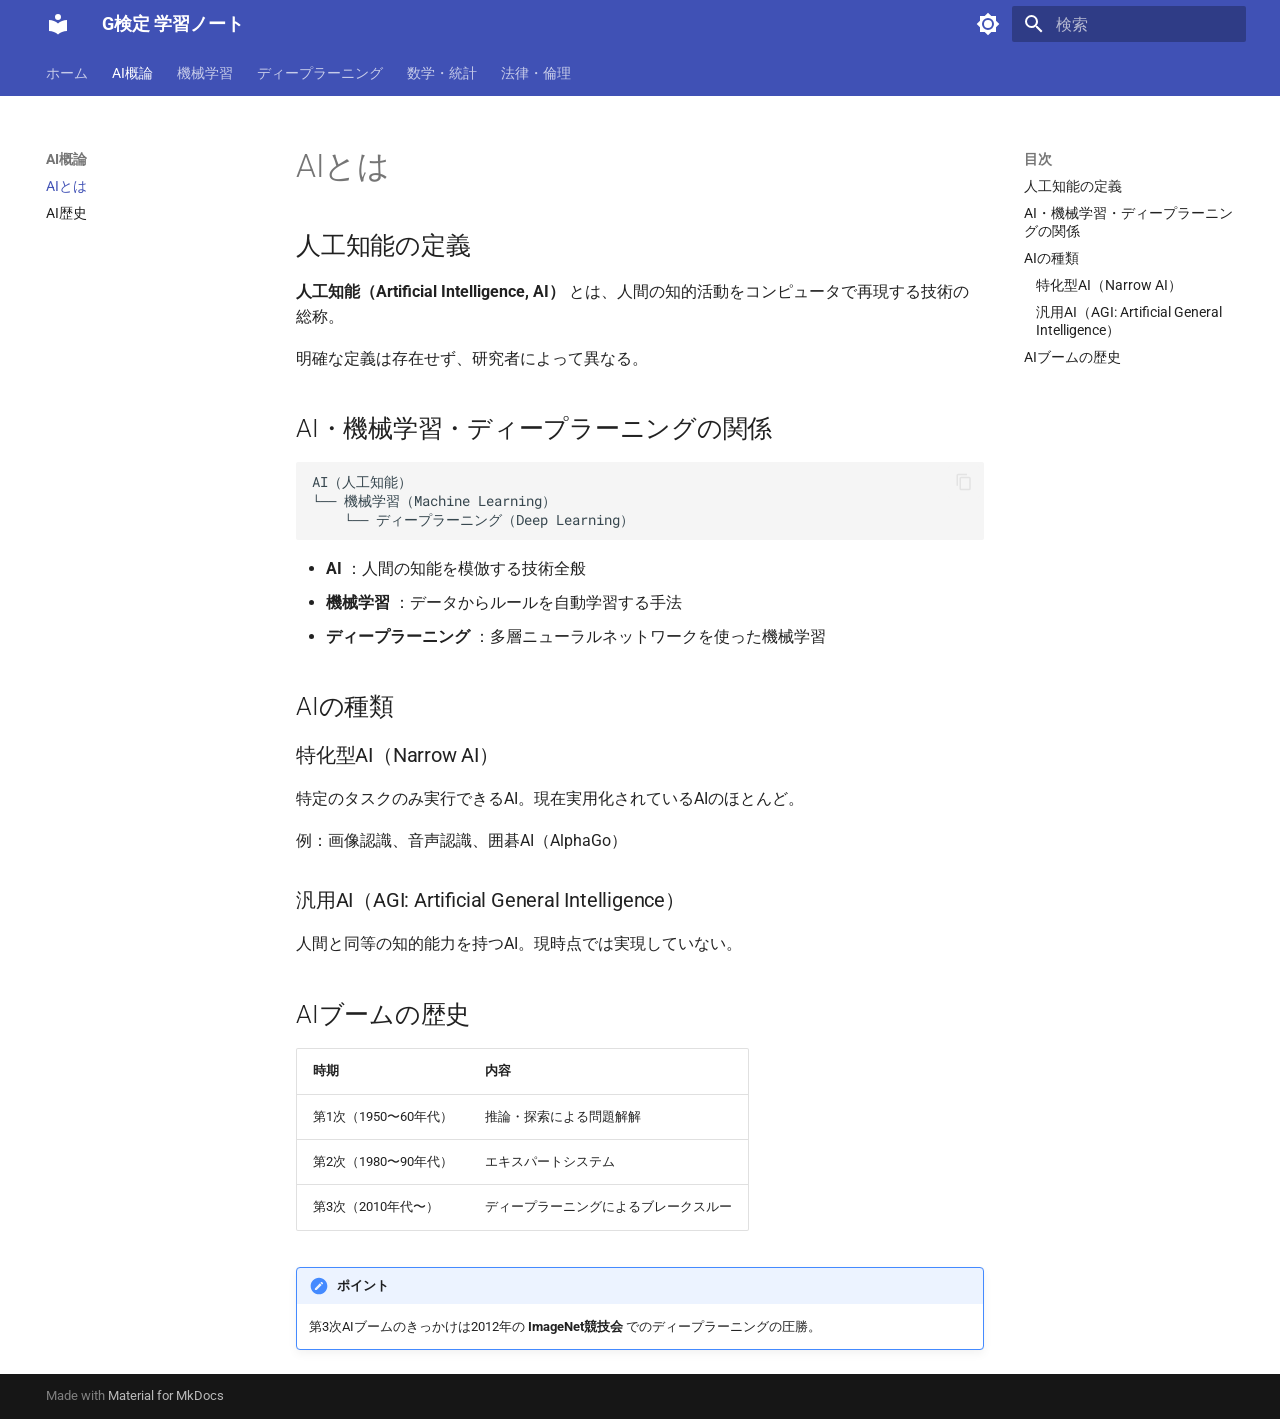
<file: ai/overview/index.html>
<!doctype html>
<html lang="ja" class="no-js">
  <head>
    
      <meta charset="utf-8">
      <meta name="viewport" content="width=device-width,initial-scale=1">
      
        <meta name="description" content="JDLA G検定 試験対策ノート">
      
      
        <meta name="author" content="makino">
      
      
      
        <link rel="prev" href="../..">
      
      
        <link rel="next" href="../history/">
      
      
        
      
      
      <link rel="icon" href="../../assets/images/favicon.png">
      <meta name="generator" content="mkdocs-1.6.1, mkdocs-material-9.7.6">
    
    
      
        <title>AIとは - G検定 学習ノート</title>
      
    
    
      <link rel="stylesheet" href="../../assets/stylesheets/main.484c7ddc.min.css">
      
        
        <link rel="stylesheet" href="../../assets/stylesheets/palette.ab4e12ef.min.css">
      
      


    
    
      
    
    
      
        
        
        <link rel="preconnect" href="https://fonts.gstatic.com" crossorigin>
        <link rel="stylesheet" href="https://fonts.googleapis.com/css?family=Roboto:300,300i,400,400i,700,700i%7CRoboto+Mono:400,400i,700,700i&display=fallback">
        <style>:root{--md-text-font:"Roboto";--md-code-font:"Roboto Mono"}</style>
      
    
    
    <script>__md_scope=new URL("../..",location),__md_hash=e=>[...e].reduce(((e,_)=>(e<<5)-e+_.charCodeAt(0)),0),__md_get=(e,_=localStorage,t=__md_scope)=>JSON.parse(_.getItem(t.pathname+"."+e)),__md_set=(e,_,t=localStorage,a=__md_scope)=>{try{t.setItem(a.pathname+"."+e,JSON.stringify(_))}catch(e){}}</script>
    
      

    
    
  </head>
  
  
    
    
      
    
    
    
    
    <body dir="ltr" data-md-color-scheme="default" data-md-color-primary="indigo" data-md-color-accent="indigo">
  
    
    <input class="md-toggle" data-md-toggle="drawer" type="checkbox" id="__drawer" autocomplete="off">
    <input class="md-toggle" data-md-toggle="search" type="checkbox" id="__search" autocomplete="off">
    <label class="md-overlay" for="__drawer"></label>
    <div data-md-component="skip">
      
        
        <a href="#ai" class="md-skip">
          コンテンツにスキップ
        </a>
      
    </div>
    <div data-md-component="announce">
      
    </div>
    
    
      

<header class="md-header" data-md-component="header">
  <nav class="md-header__inner md-grid" aria-label="ヘッダー">
    <a href="../.." title="G検定 学習ノート" class="md-header__button md-logo" aria-label="G検定 学習ノート" data-md-component="logo">
      
  
  <svg xmlns="http://www.w3.org/2000/svg" viewBox="0 0 24 24"><path d="M12 8a3 3 0 0 0 3-3 3 3 0 0 0-3-3 3 3 0 0 0-3 3 3 3 0 0 0 3 3m0 3.54C9.64 9.35 6.5 8 3 8v11c3.5 0 6.64 1.35 9 3.54 2.36-2.19 5.5-3.54 9-3.54V8c-3.5 0-6.64 1.35-9 3.54"/></svg>

    </a>
    <label class="md-header__button md-icon" for="__drawer">
      
      <svg xmlns="http://www.w3.org/2000/svg" viewBox="0 0 24 24"><path d="M3 6h18v2H3zm0 5h18v2H3zm0 5h18v2H3z"/></svg>
    </label>
    <div class="md-header__title" data-md-component="header-title">
      <div class="md-header__ellipsis">
        <div class="md-header__topic">
          <span class="md-ellipsis">
            G検定 学習ノート
          </span>
        </div>
        <div class="md-header__topic" data-md-component="header-topic">
          <span class="md-ellipsis">
            
              AIとは
            
          </span>
        </div>
      </div>
    </div>
    
      
        <form class="md-header__option" data-md-component="palette">
  
    
    
    
    <input class="md-option" data-md-color-media="" data-md-color-scheme="default" data-md-color-primary="indigo" data-md-color-accent="indigo"  aria-label="ダークモードに切替"  type="radio" name="__palette" id="__palette_0">
    
      <label class="md-header__button md-icon" title="ダークモードに切替" for="__palette_1" hidden>
        <svg xmlns="http://www.w3.org/2000/svg" viewBox="0 0 24 24"><path d="M12 8a4 4 0 0 0-4 4 4 4 0 0 0 4 4 4 4 0 0 0 4-4 4 4 0 0 0-4-4m0 10a6 6 0 0 1-6-6 6 6 0 0 1 6-6 6 6 0 0 1 6 6 6 6 0 0 1-6 6m8-9.31V4h-4.69L12 .69 8.69 4H4v4.69L.69 12 4 15.31V20h4.69L12 23.31 15.31 20H20v-4.69L23.31 12z"/></svg>
      </label>
    
  
    
    
    
    <input class="md-option" data-md-color-media="" data-md-color-scheme="slate" data-md-color-primary="indigo" data-md-color-accent="indigo"  aria-label="ライトモードに切替"  type="radio" name="__palette" id="__palette_1">
    
      <label class="md-header__button md-icon" title="ライトモードに切替" for="__palette_0" hidden>
        <svg xmlns="http://www.w3.org/2000/svg" viewBox="0 0 24 24"><path d="M12 18c-.89 0-1.74-.2-2.5-.55C11.56 16.5 13 14.42 13 12s-1.44-4.5-3.5-5.45C10.26 6.2 11.11 6 12 6a6 6 0 0 1 6 6 6 6 0 0 1-6 6m8-9.31V4h-4.69L12 .69 8.69 4H4v4.69L.69 12 4 15.31V20h4.69L12 23.31 15.31 20H20v-4.69L23.31 12z"/></svg>
      </label>
    
  
</form>
      
    
    
      <script>var palette=__md_get("__palette");if(palette&&palette.color){if("(prefers-color-scheme)"===palette.color.media){var media=matchMedia("(prefers-color-scheme: light)"),input=document.querySelector(media.matches?"[data-md-color-media='(prefers-color-scheme: light)']":"[data-md-color-media='(prefers-color-scheme: dark)']");palette.color.media=input.getAttribute("data-md-color-media"),palette.color.scheme=input.getAttribute("data-md-color-scheme"),palette.color.primary=input.getAttribute("data-md-color-primary"),palette.color.accent=input.getAttribute("data-md-color-accent")}for(var[key,value]of Object.entries(palette.color))document.body.setAttribute("data-md-color-"+key,value)}</script>
    
    
    
      
      
        <label class="md-header__button md-icon" for="__search">
          
          <svg xmlns="http://www.w3.org/2000/svg" viewBox="0 0 24 24"><path d="M9.5 3A6.5 6.5 0 0 1 16 9.5c0 1.61-.59 3.09-1.56 4.23l.27.27h.79l5 5-1.5 1.5-5-5v-.79l-.27-.27A6.52 6.52 0 0 1 9.5 16 6.5 6.5 0 0 1 3 9.5 6.5 6.5 0 0 1 9.5 3m0 2C7 5 5 7 5 9.5S7 14 9.5 14 14 12 14 9.5 12 5 9.5 5"/></svg>
        </label>
        <div class="md-search" data-md-component="search" role="dialog">
  <label class="md-search__overlay" for="__search"></label>
  <div class="md-search__inner" role="search">
    <form class="md-search__form" name="search">
      <input type="text" class="md-search__input" name="query" aria-label="検索" placeholder="検索" autocapitalize="off" autocorrect="off" autocomplete="off" spellcheck="false" data-md-component="search-query" required>
      <label class="md-search__icon md-icon" for="__search">
        
        <svg xmlns="http://www.w3.org/2000/svg" viewBox="0 0 24 24"><path d="M9.5 3A6.5 6.5 0 0 1 16 9.5c0 1.61-.59 3.09-1.56 4.23l.27.27h.79l5 5-1.5 1.5-5-5v-.79l-.27-.27A6.52 6.52 0 0 1 9.5 16 6.5 6.5 0 0 1 3 9.5 6.5 6.5 0 0 1 9.5 3m0 2C7 5 5 7 5 9.5S7 14 9.5 14 14 12 14 9.5 12 5 9.5 5"/></svg>
        
        <svg xmlns="http://www.w3.org/2000/svg" viewBox="0 0 24 24"><path d="M20 11v2H8l5.5 5.5-1.42 1.42L4.16 12l7.92-7.92L13.5 5.5 8 11z"/></svg>
      </label>
      <nav class="md-search__options" aria-label="検索">
        
        <button type="reset" class="md-search__icon md-icon" title="クリア" aria-label="クリア" tabindex="-1">
          
          <svg xmlns="http://www.w3.org/2000/svg" viewBox="0 0 24 24"><path d="M19 6.41 17.59 5 12 10.59 6.41 5 5 6.41 10.59 12 5 17.59 6.41 19 12 13.41 17.59 19 19 17.59 13.41 12z"/></svg>
        </button>
      </nav>
      
        <div class="md-search__suggest" data-md-component="search-suggest"></div>
      
    </form>
    <div class="md-search__output">
      <div class="md-search__scrollwrap" tabindex="0" data-md-scrollfix>
        <div class="md-search-result" data-md-component="search-result">
          <div class="md-search-result__meta">
            検索を初期化
          </div>
          <ol class="md-search-result__list" role="presentation"></ol>
        </div>
      </div>
    </div>
  </div>
</div>
      
    
    
  </nav>
  
</header>
    
    <div class="md-container" data-md-component="container">
      
      
        
          
            
<nav class="md-tabs" aria-label="タブ" data-md-component="tabs">
  <div class="md-grid">
    <ul class="md-tabs__list">
      
        
  
  
  
  
    <li class="md-tabs__item">
      <a href="../.." class="md-tabs__link">
        
  
  
    
  
  ホーム

      </a>
    </li>
  

      
        
  
  
  
    
  
  
    
    
      <li class="md-tabs__item md-tabs__item--active">
        <a href="./" class="md-tabs__link">
          
  
  
  AI概論

        </a>
      </li>
    
  

      
        
  
  
  
  
    
    
      <li class="md-tabs__item">
        <a href="../../ml/basics/" class="md-tabs__link">
          
  
  
  機械学習

        </a>
      </li>
    
  

      
        
  
  
  
  
    
    
      <li class="md-tabs__item">
        <a href="../../dl/neural_network/" class="md-tabs__link">
          
  
  
  ディープラーニング

        </a>
      </li>
    
  

      
        
  
  
  
  
    
    
      <li class="md-tabs__item">
        <a href="../../math/linear_algebra/" class="md-tabs__link">
          
  
  
  数学・統計

        </a>
      </li>
    
  

      
        
  
  
  
  
    
    
      <li class="md-tabs__item">
        <a href="../../ethics/ai_ethics/" class="md-tabs__link">
          
  
  
  法律・倫理

        </a>
      </li>
    
  

      
    </ul>
  </div>
</nav>
          
        
      
      <main class="md-main" data-md-component="main">
        <div class="md-main__inner md-grid">
          
            
              
              <div class="md-sidebar md-sidebar--primary" data-md-component="sidebar" data-md-type="navigation" >
                <div class="md-sidebar__scrollwrap">
                  <div class="md-sidebar__inner">
                    


  


<nav class="md-nav md-nav--primary md-nav--lifted" aria-label="ナビゲーション" data-md-level="0">
  <label class="md-nav__title" for="__drawer">
    <a href="../.." title="G検定 学習ノート" class="md-nav__button md-logo" aria-label="G検定 学習ノート" data-md-component="logo">
      
  
  <svg xmlns="http://www.w3.org/2000/svg" viewBox="0 0 24 24"><path d="M12 8a3 3 0 0 0 3-3 3 3 0 0 0-3-3 3 3 0 0 0-3 3 3 3 0 0 0 3 3m0 3.54C9.64 9.35 6.5 8 3 8v11c3.5 0 6.64 1.35 9 3.54 2.36-2.19 5.5-3.54 9-3.54V8c-3.5 0-6.64 1.35-9 3.54"/></svg>

    </a>
    G検定 学習ノート
  </label>
  
  <ul class="md-nav__list" data-md-scrollfix>
    
      
      
  
  
  
  
    <li class="md-nav__item">
      <a href="../.." class="md-nav__link">
        
  
  
  <span class="md-ellipsis">
    
  
    ホーム
  

    
  </span>
  
  

      </a>
    </li>
  

    
      
      
  
  
    
  
  
  
    
    
    
    
      
        
        
      
      
        
      
    
    
    <li class="md-nav__item md-nav__item--active md-nav__item--section md-nav__item--nested">
      
        
        
        <input class="md-nav__toggle md-toggle " type="checkbox" id="__nav_2" checked>
        
          
          <label class="md-nav__link" for="__nav_2" id="__nav_2_label" tabindex="">
            
  
  
  <span class="md-ellipsis">
    
  
    AI概論
  

    
  </span>
  
  

            <span class="md-nav__icon md-icon"></span>
          </label>
        
        <nav class="md-nav" data-md-level="1" aria-labelledby="__nav_2_label" aria-expanded="true">
          <label class="md-nav__title" for="__nav_2">
            <span class="md-nav__icon md-icon"></span>
            
  
    AI概論
  

          </label>
          <ul class="md-nav__list" data-md-scrollfix>
            
              
                
  
  
    
  
  
  
    <li class="md-nav__item md-nav__item--active">
      
      <input class="md-nav__toggle md-toggle" type="checkbox" id="__toc">
      
      
        
      
      
        <label class="md-nav__link md-nav__link--active" for="__toc">
          
  
  
  <span class="md-ellipsis">
    
  
    AIとは
  

    
  </span>
  
  

          <span class="md-nav__icon md-icon"></span>
        </label>
      
      <a href="./" class="md-nav__link md-nav__link--active">
        
  
  
  <span class="md-ellipsis">
    
  
    AIとは
  

    
  </span>
  
  

      </a>
      
        

<nav class="md-nav md-nav--secondary" aria-label="目次">
  
  
  
    
  
  
    <label class="md-nav__title" for="__toc">
      <span class="md-nav__icon md-icon"></span>
      目次
    </label>
    <ul class="md-nav__list" data-md-component="toc" data-md-scrollfix>
      
        <li class="md-nav__item">
  <a href="#_1" class="md-nav__link">
    <span class="md-ellipsis">
      
        人工知能の定義
      
    </span>
  </a>
  
</li>
      
        <li class="md-nav__item">
  <a href="#ai_1" class="md-nav__link">
    <span class="md-ellipsis">
      
        AI・機械学習・ディープラーニングの関係
      
    </span>
  </a>
  
</li>
      
        <li class="md-nav__item">
  <a href="#ai_2" class="md-nav__link">
    <span class="md-ellipsis">
      
        AIの種類
      
    </span>
  </a>
  
    <nav class="md-nav" aria-label="AIの種類">
      <ul class="md-nav__list">
        
          <li class="md-nav__item">
  <a href="#ainarrow-ai" class="md-nav__link">
    <span class="md-ellipsis">
      
        特化型AI（Narrow AI）
      
    </span>
  </a>
  
</li>
        
          <li class="md-nav__item">
  <a href="#aiagi-artificial-general-intelligence" class="md-nav__link">
    <span class="md-ellipsis">
      
        汎用AI（AGI: Artificial General Intelligence）
      
    </span>
  </a>
  
</li>
        
      </ul>
    </nav>
  
</li>
      
        <li class="md-nav__item">
  <a href="#ai_3" class="md-nav__link">
    <span class="md-ellipsis">
      
        AIブームの歴史
      
    </span>
  </a>
  
</li>
      
    </ul>
  
</nav>
      
    </li>
  

              
            
              
                
  
  
  
  
    <li class="md-nav__item">
      <a href="../history/" class="md-nav__link">
        
  
  
  <span class="md-ellipsis">
    
  
    AI歴史
  

    
  </span>
  
  

      </a>
    </li>
  

              
            
          </ul>
        </nav>
      
    </li>
  

    
      
      
  
  
  
  
    
    
    
    
      
      
        
      
    
    
    <li class="md-nav__item md-nav__item--nested">
      
        
        
        <input class="md-nav__toggle md-toggle " type="checkbox" id="__nav_3" >
        
          
          <label class="md-nav__link" for="__nav_3" id="__nav_3_label" tabindex="0">
            
  
  
  <span class="md-ellipsis">
    
  
    機械学習
  

    
  </span>
  
  

            <span class="md-nav__icon md-icon"></span>
          </label>
        
        <nav class="md-nav" data-md-level="1" aria-labelledby="__nav_3_label" aria-expanded="false">
          <label class="md-nav__title" for="__nav_3">
            <span class="md-nav__icon md-icon"></span>
            
  
    機械学習
  

          </label>
          <ul class="md-nav__list" data-md-scrollfix>
            
              
                
  
  
  
  
    <li class="md-nav__item">
      <a href="../../ml/basics/" class="md-nav__link">
        
  
  
  <span class="md-ellipsis">
    
  
    機械学習の基礎
  

    
  </span>
  
  

      </a>
    </li>
  

              
            
              
                
  
  
  
  
    <li class="md-nav__item">
      <a href="../../ml/methods/" class="md-nav__link">
        
  
  
  <span class="md-ellipsis">
    
  
    代表的な手法
  

    
  </span>
  
  

      </a>
    </li>
  

              
            
          </ul>
        </nav>
      
    </li>
  

    
      
      
  
  
  
  
    
    
    
    
      
      
        
      
    
    
    <li class="md-nav__item md-nav__item--nested">
      
        
        
        <input class="md-nav__toggle md-toggle " type="checkbox" id="__nav_4" >
        
          
          <label class="md-nav__link" for="__nav_4" id="__nav_4_label" tabindex="0">
            
  
  
  <span class="md-ellipsis">
    
  
    ディープラーニング
  

    
  </span>
  
  

            <span class="md-nav__icon md-icon"></span>
          </label>
        
        <nav class="md-nav" data-md-level="1" aria-labelledby="__nav_4_label" aria-expanded="false">
          <label class="md-nav__title" for="__nav_4">
            <span class="md-nav__icon md-icon"></span>
            
  
    ディープラーニング
  

          </label>
          <ul class="md-nav__list" data-md-scrollfix>
            
              
                
  
  
  
  
    <li class="md-nav__item">
      <a href="../../dl/neural_network/" class="md-nav__link">
        
  
  
  <span class="md-ellipsis">
    
  
    ニューラルネットワーク
  

    
  </span>
  
  

      </a>
    </li>
  

              
            
              
                
  
  
  
  
    <li class="md-nav__item">
      <a href="../../dl/cnn_rnn/" class="md-nav__link">
        
  
  
  <span class="md-ellipsis">
    
  
    CNN・RNN
  

    
  </span>
  
  

      </a>
    </li>
  

              
            
              
                
  
  
  
  
    <li class="md-nav__item">
      <a href="../../dl/modern_models/" class="md-nav__link">
        
  
  
  <span class="md-ellipsis">
    
  
    最新モデル
  

    
  </span>
  
  

      </a>
    </li>
  

              
            
          </ul>
        </nav>
      
    </li>
  

    
      
      
  
  
  
  
    
    
    
    
      
      
        
      
    
    
    <li class="md-nav__item md-nav__item--nested">
      
        
        
        <input class="md-nav__toggle md-toggle " type="checkbox" id="__nav_5" >
        
          
          <label class="md-nav__link" for="__nav_5" id="__nav_5_label" tabindex="0">
            
  
  
  <span class="md-ellipsis">
    
  
    数学・統計
  

    
  </span>
  
  

            <span class="md-nav__icon md-icon"></span>
          </label>
        
        <nav class="md-nav" data-md-level="1" aria-labelledby="__nav_5_label" aria-expanded="false">
          <label class="md-nav__title" for="__nav_5">
            <span class="md-nav__icon md-icon"></span>
            
  
    数学・統計
  

          </label>
          <ul class="md-nav__list" data-md-scrollfix>
            
              
                
  
  
  
  
    <li class="md-nav__item">
      <a href="../../math/linear_algebra/" class="md-nav__link">
        
  
  
  <span class="md-ellipsis">
    
  
    線形代数
  

    
  </span>
  
  

      </a>
    </li>
  

              
            
              
                
  
  
  
  
    <li class="md-nav__item">
      <a href="../../math/statistics/" class="md-nav__link">
        
  
  
  <span class="md-ellipsis">
    
  
    確率・統計
  

    
  </span>
  
  

      </a>
    </li>
  

              
            
          </ul>
        </nav>
      
    </li>
  

    
      
      
  
  
  
  
    
    
    
    
      
      
        
      
    
    
    <li class="md-nav__item md-nav__item--nested">
      
        
        
        <input class="md-nav__toggle md-toggle " type="checkbox" id="__nav_6" >
        
          
          <label class="md-nav__link" for="__nav_6" id="__nav_6_label" tabindex="0">
            
  
  
  <span class="md-ellipsis">
    
  
    法律・倫理
  

    
  </span>
  
  

            <span class="md-nav__icon md-icon"></span>
          </label>
        
        <nav class="md-nav" data-md-level="1" aria-labelledby="__nav_6_label" aria-expanded="false">
          <label class="md-nav__title" for="__nav_6">
            <span class="md-nav__icon md-icon"></span>
            
  
    法律・倫理
  

          </label>
          <ul class="md-nav__list" data-md-scrollfix>
            
              
                
  
  
  
  
    <li class="md-nav__item">
      <a href="../../ethics/ai_ethics/" class="md-nav__link">
        
  
  
  <span class="md-ellipsis">
    
  
    AI倫理
  

    
  </span>
  
  

      </a>
    </li>
  

              
            
              
                
  
  
  
  
    <li class="md-nav__item">
      <a href="../../ethics/regulations/" class="md-nav__link">
        
  
  
  <span class="md-ellipsis">
    
  
    法規制
  

    
  </span>
  
  

      </a>
    </li>
  

              
            
          </ul>
        </nav>
      
    </li>
  

    
  </ul>
</nav>
                  </div>
                </div>
              </div>
            
            
              
              <div class="md-sidebar md-sidebar--secondary" data-md-component="sidebar" data-md-type="toc" >
                <div class="md-sidebar__scrollwrap">
                  <div class="md-sidebar__inner">
                    

<nav class="md-nav md-nav--secondary" aria-label="目次">
  
  
  
    
  
  
    <label class="md-nav__title" for="__toc">
      <span class="md-nav__icon md-icon"></span>
      目次
    </label>
    <ul class="md-nav__list" data-md-component="toc" data-md-scrollfix>
      
        <li class="md-nav__item">
  <a href="#_1" class="md-nav__link">
    <span class="md-ellipsis">
      
        人工知能の定義
      
    </span>
  </a>
  
</li>
      
        <li class="md-nav__item">
  <a href="#ai_1" class="md-nav__link">
    <span class="md-ellipsis">
      
        AI・機械学習・ディープラーニングの関係
      
    </span>
  </a>
  
</li>
      
        <li class="md-nav__item">
  <a href="#ai_2" class="md-nav__link">
    <span class="md-ellipsis">
      
        AIの種類
      
    </span>
  </a>
  
    <nav class="md-nav" aria-label="AIの種類">
      <ul class="md-nav__list">
        
          <li class="md-nav__item">
  <a href="#ainarrow-ai" class="md-nav__link">
    <span class="md-ellipsis">
      
        特化型AI（Narrow AI）
      
    </span>
  </a>
  
</li>
        
          <li class="md-nav__item">
  <a href="#aiagi-artificial-general-intelligence" class="md-nav__link">
    <span class="md-ellipsis">
      
        汎用AI（AGI: Artificial General Intelligence）
      
    </span>
  </a>
  
</li>
        
      </ul>
    </nav>
  
</li>
      
        <li class="md-nav__item">
  <a href="#ai_3" class="md-nav__link">
    <span class="md-ellipsis">
      
        AIブームの歴史
      
    </span>
  </a>
  
</li>
      
    </ul>
  
</nav>
                  </div>
                </div>
              </div>
            
          
          
            <div class="md-content" data-md-component="content">
              
              <article class="md-content__inner md-typeset">
                
                  



<h1 id="ai">AIとは<a class="headerlink" href="#ai" title="Permanent link">&para;</a></h1>
<h2 id="_1">人工知能の定義<a class="headerlink" href="#_1" title="Permanent link">&para;</a></h2>
<p><strong>人工知能（Artificial Intelligence, AI）</strong> とは、人間の知的活動をコンピュータで再現する技術の総称。</p>
<p>明確な定義は存在せず、研究者によって異なる。</p>
<h2 id="ai_1">AI・機械学習・ディープラーニングの関係<a class="headerlink" href="#ai_1" title="Permanent link">&para;</a></h2>
<div class="highlight"><pre><span></span><code>AI（人工知能）
└── 機械学習（Machine Learning）
    └── ディープラーニング（Deep Learning）
</code></pre></div>
<ul>
<li><strong>AI</strong> ：人間の知能を模倣する技術全般</li>
<li><strong>機械学習</strong> ：データからルールを自動学習する手法</li>
<li><strong>ディープラーニング</strong> ：多層ニューラルネットワークを使った機械学習</li>
</ul>
<h2 id="ai_2">AIの種類<a class="headerlink" href="#ai_2" title="Permanent link">&para;</a></h2>
<h3 id="ainarrow-ai">特化型AI（Narrow AI）<a class="headerlink" href="#ainarrow-ai" title="Permanent link">&para;</a></h3>
<p>特定のタスクのみ実行できるAI。現在実用化されているAIのほとんど。</p>
<p>例：画像認識、音声認識、囲碁AI（AlphaGo）</p>
<h3 id="aiagi-artificial-general-intelligence">汎用AI（AGI: Artificial General Intelligence）<a class="headerlink" href="#aiagi-artificial-general-intelligence" title="Permanent link">&para;</a></h3>
<p>人間と同等の知的能力を持つAI。現時点では実現していない。</p>
<h2 id="ai_3">AIブームの歴史<a class="headerlink" href="#ai_3" title="Permanent link">&para;</a></h2>
<table>
<thead>
<tr>
<th>時期</th>
<th>内容</th>
</tr>
</thead>
<tbody>
<tr>
<td>第1次（1950〜60年代）</td>
<td>推論・探索による問題解解</td>
</tr>
<tr>
<td>第2次（1980〜90年代）</td>
<td>エキスパートシステム</td>
</tr>
<tr>
<td>第3次（2010年代〜）</td>
<td>ディープラーニングによるブレークスルー</td>
</tr>
</tbody>
</table>
<div class="admonition note">
<p class="admonition-title">ポイント</p>
<p>第3次AIブームのきっかけは2012年の <strong>ImageNet競技会</strong> でのディープラーニングの圧勝。</p>
</div>












                
              </article>
            </div>
          
          
<script>var target=document.getElementById(location.hash.slice(1));target&&target.name&&(target.checked=target.name.startsWith("__tabbed_"))</script>
        </div>
        
          <button type="button" class="md-top md-icon" data-md-component="top" hidden>
  
  <svg xmlns="http://www.w3.org/2000/svg" viewBox="0 0 24 24"><path d="M13 20h-2V8l-5.5 5.5-1.42-1.42L12 4.16l7.92 7.92-1.42 1.42L13 8z"/></svg>
  ページトップへ戻る
</button>
        
      </main>
      
        <footer class="md-footer">
  
  <div class="md-footer-meta md-typeset">
    <div class="md-footer-meta__inner md-grid">
      <div class="md-copyright">
  
  
    Made with
    <a href="https://squidfunk.github.io/mkdocs-material/" target="_blank" rel="noopener">
      Material for MkDocs
    </a>
  
</div>
      
    </div>
  </div>
</footer>
      
    </div>
    <div class="md-dialog" data-md-component="dialog">
      <div class="md-dialog__inner md-typeset"></div>
    </div>
    
    
    
      
      
      <script id="__config" type="application/json">{"annotate": null, "base": "../..", "features": ["navigation.tabs", "navigation.sections", "navigation.top", "search.highlight", "search.suggest", "content.code.copy"], "search": "../../assets/javascripts/workers/search.2c215733.min.js", "tags": null, "translations": {"clipboard.copied": "\u30b3\u30d4\u30fc\u3057\u307e\u3057\u305f", "clipboard.copy": "\u30af\u30ea\u30c3\u30d7\u30dc\u30fc\u30c9\u3078\u30b3\u30d4\u30fc", "search.result.more.one": "\u3053\u306e\u30da\u30fc\u30b8\u5185\u306b\u3082\u30461\u4ef6\u898b\u3064\u304b\u308a\u307e\u3057\u305f", "search.result.more.other": "\u3053\u306e\u30da\u30fc\u30b8\u5185\u306b\u3042\u3068#\u4ef6\u898b\u3064\u304b\u308a\u307e\u3057\u305f", "search.result.none": "\u4f55\u3082\u898b\u3064\u304b\u308a\u307e\u305b\u3093\u3067\u3057\u305f", "search.result.one": "1\u4ef6\u898b\u3064\u304b\u308a\u307e\u3057\u305f", "search.result.other": "#\u4ef6\u898b\u3064\u304b\u308a\u307e\u3057\u305f", "search.result.placeholder": "\u691c\u7d22\u30ad\u30fc\u30ef\u30fc\u30c9\u3092\u5165\u529b\u3057\u3066\u304f\u3060\u3055\u3044", "search.result.term.missing": "\u691c\u7d22\u306b\u542b\u307e\u308c\u306a\u3044", "select.version": "\u30d0\u30fc\u30b8\u30e7\u30f3\u5207\u308a\u66ff\u3048"}, "version": null}</script>
    
    
      <script src="../../assets/javascripts/bundle.79ae519e.min.js"></script>
      
    
  </body>
</html>
</file>
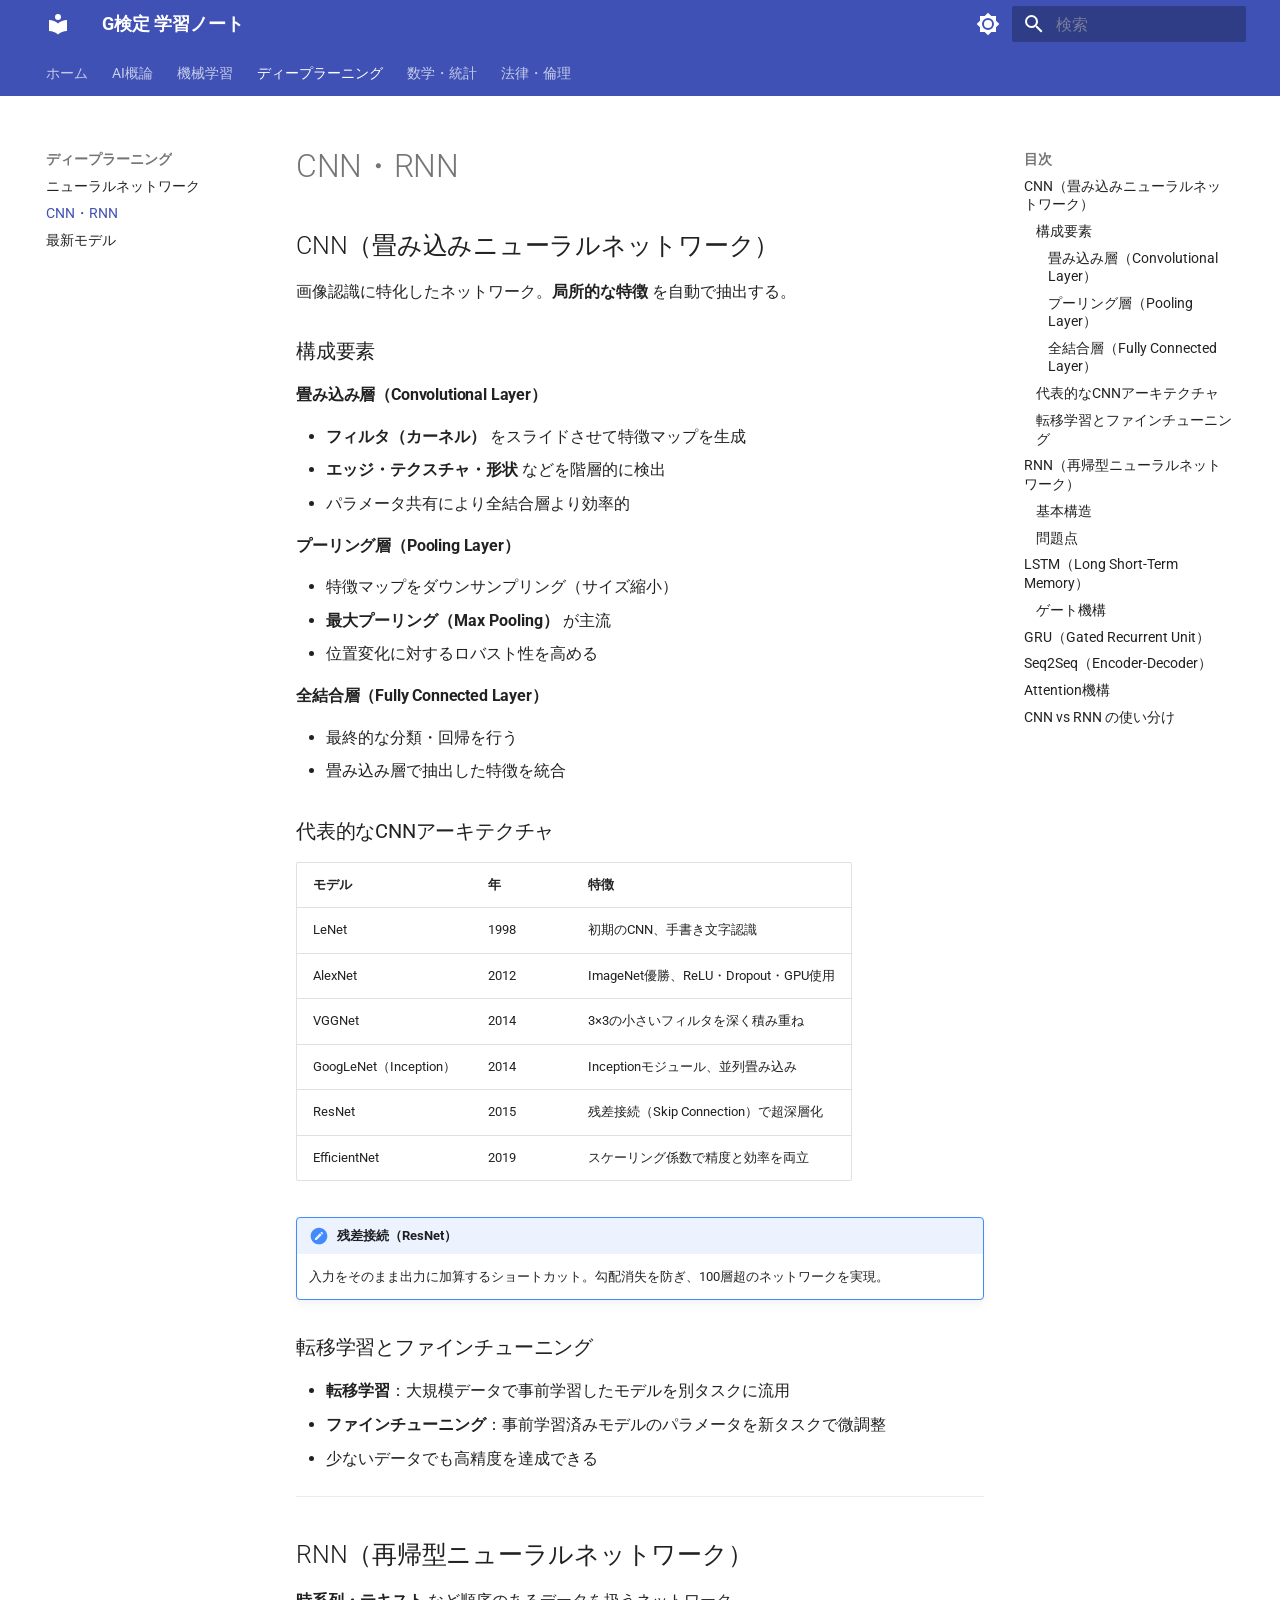
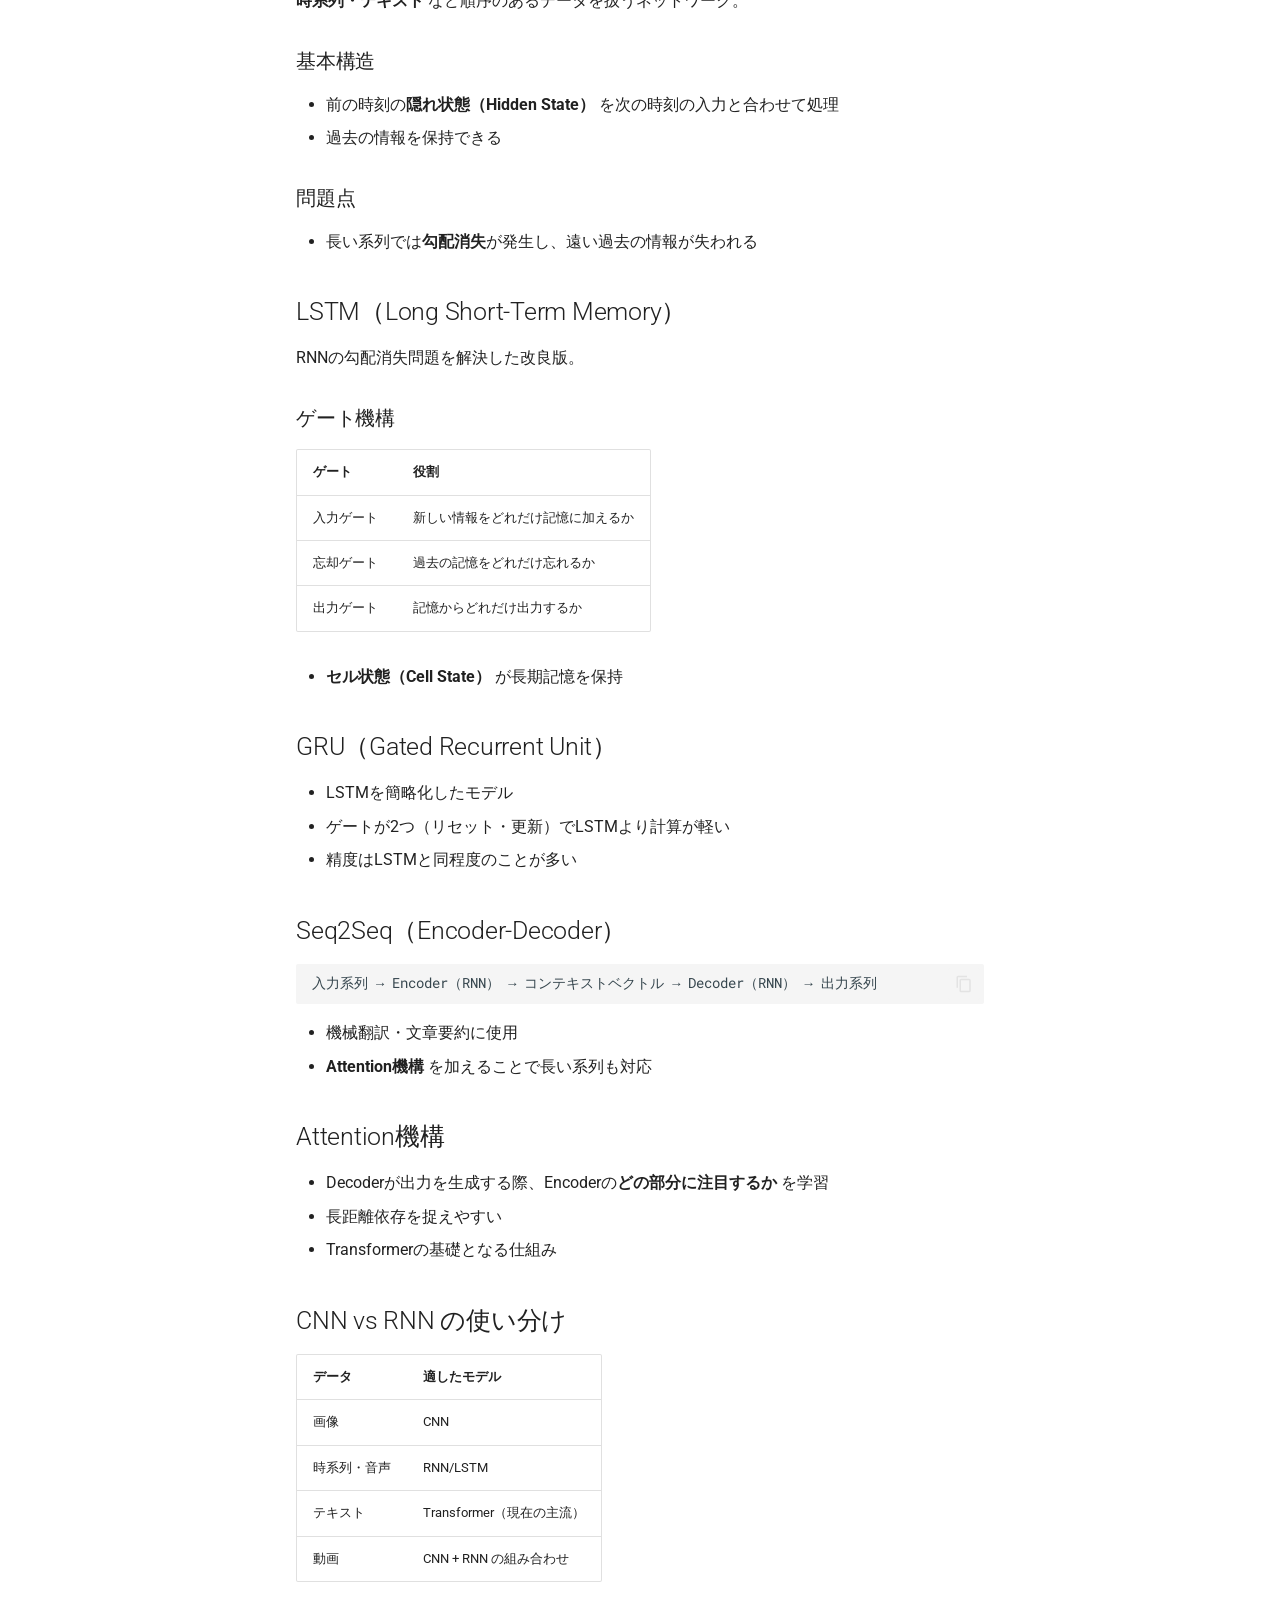
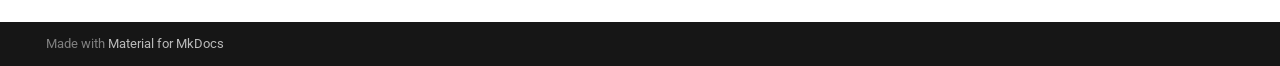
<file: dl/cnn_rnn/index.html>
<!doctype html>
<html lang="ja" class="no-js">
  <head>
    
      <meta charset="utf-8">
      <meta name="viewport" content="width=device-width,initial-scale=1">
      
        <meta name="description" content="JDLA G検定 試験対策ノート">
      
      
        <meta name="author" content="makino">
      
      
      
        <link rel="prev" href="../neural_network/">
      
      
        <link rel="next" href="../modern_models/">
      
      
        
      
      
      <link rel="icon" href="../../assets/images/favicon.png">
      <meta name="generator" content="mkdocs-1.6.1, mkdocs-material-9.7.6">
    
    
      
        <title>CNN・RNN - G検定 学習ノート</title>
      
    
    
      <link rel="stylesheet" href="../../assets/stylesheets/main.484c7ddc.min.css">
      
        
        <link rel="stylesheet" href="../../assets/stylesheets/palette.ab4e12ef.min.css">
      
      


    
    
      
    
    
      
        
        
        <link rel="preconnect" href="https://fonts.gstatic.com" crossorigin>
        <link rel="stylesheet" href="https://fonts.googleapis.com/css?family=Roboto:300,300i,400,400i,700,700i%7CRoboto+Mono:400,400i,700,700i&display=fallback">
        <style>:root{--md-text-font:"Roboto";--md-code-font:"Roboto Mono"}</style>
      
    
    
    <script>__md_scope=new URL("../..",location),__md_hash=e=>[...e].reduce(((e,_)=>(e<<5)-e+_.charCodeAt(0)),0),__md_get=(e,_=localStorage,t=__md_scope)=>JSON.parse(_.getItem(t.pathname+"."+e)),__md_set=(e,_,t=localStorage,a=__md_scope)=>{try{t.setItem(a.pathname+"."+e,JSON.stringify(_))}catch(e){}}</script>
    
      

    
    
  </head>
  
  
    
    
      
    
    
    
    
    <body dir="ltr" data-md-color-scheme="default" data-md-color-primary="indigo" data-md-color-accent="indigo">
  
    
    <input class="md-toggle" data-md-toggle="drawer" type="checkbox" id="__drawer" autocomplete="off">
    <input class="md-toggle" data-md-toggle="search" type="checkbox" id="__search" autocomplete="off">
    <label class="md-overlay" for="__drawer"></label>
    <div data-md-component="skip">
      
        
        <a href="#cnnrnn" class="md-skip">
          コンテンツにスキップ
        </a>
      
    </div>
    <div data-md-component="announce">
      
    </div>
    
    
      

<header class="md-header" data-md-component="header">
  <nav class="md-header__inner md-grid" aria-label="ヘッダー">
    <a href="../.." title="G検定 学習ノート" class="md-header__button md-logo" aria-label="G検定 学習ノート" data-md-component="logo">
      
  
  <svg xmlns="http://www.w3.org/2000/svg" viewBox="0 0 24 24"><path d="M12 8a3 3 0 0 0 3-3 3 3 0 0 0-3-3 3 3 0 0 0-3 3 3 3 0 0 0 3 3m0 3.54C9.64 9.35 6.5 8 3 8v11c3.5 0 6.64 1.35 9 3.54 2.36-2.19 5.5-3.54 9-3.54V8c-3.5 0-6.64 1.35-9 3.54"/></svg>

    </a>
    <label class="md-header__button md-icon" for="__drawer">
      
      <svg xmlns="http://www.w3.org/2000/svg" viewBox="0 0 24 24"><path d="M3 6h18v2H3zm0 5h18v2H3zm0 5h18v2H3z"/></svg>
    </label>
    <div class="md-header__title" data-md-component="header-title">
      <div class="md-header__ellipsis">
        <div class="md-header__topic">
          <span class="md-ellipsis">
            G検定 学習ノート
          </span>
        </div>
        <div class="md-header__topic" data-md-component="header-topic">
          <span class="md-ellipsis">
            
              CNN・RNN
            
          </span>
        </div>
      </div>
    </div>
    
      
        <form class="md-header__option" data-md-component="palette">
  
    
    
    
    <input class="md-option" data-md-color-media="" data-md-color-scheme="default" data-md-color-primary="indigo" data-md-color-accent="indigo"  aria-label="ダークモードに切替"  type="radio" name="__palette" id="__palette_0">
    
      <label class="md-header__button md-icon" title="ダークモードに切替" for="__palette_1" hidden>
        <svg xmlns="http://www.w3.org/2000/svg" viewBox="0 0 24 24"><path d="M12 8a4 4 0 0 0-4 4 4 4 0 0 0 4 4 4 4 0 0 0 4-4 4 4 0 0 0-4-4m0 10a6 6 0 0 1-6-6 6 6 0 0 1 6-6 6 6 0 0 1 6 6 6 6 0 0 1-6 6m8-9.31V4h-4.69L12 .69 8.69 4H4v4.69L.69 12 4 15.31V20h4.69L12 23.31 15.31 20H20v-4.69L23.31 12z"/></svg>
      </label>
    
  
    
    
    
    <input class="md-option" data-md-color-media="" data-md-color-scheme="slate" data-md-color-primary="indigo" data-md-color-accent="indigo"  aria-label="ライトモードに切替"  type="radio" name="__palette" id="__palette_1">
    
      <label class="md-header__button md-icon" title="ライトモードに切替" for="__palette_0" hidden>
        <svg xmlns="http://www.w3.org/2000/svg" viewBox="0 0 24 24"><path d="M12 18c-.89 0-1.74-.2-2.5-.55C11.56 16.5 13 14.42 13 12s-1.44-4.5-3.5-5.45C10.26 6.2 11.11 6 12 6a6 6 0 0 1 6 6 6 6 0 0 1-6 6m8-9.31V4h-4.69L12 .69 8.69 4H4v4.69L.69 12 4 15.31V20h4.69L12 23.31 15.31 20H20v-4.69L23.31 12z"/></svg>
      </label>
    
  
</form>
      
    
    
      <script>var palette=__md_get("__palette");if(palette&&palette.color){if("(prefers-color-scheme)"===palette.color.media){var media=matchMedia("(prefers-color-scheme: light)"),input=document.querySelector(media.matches?"[data-md-color-media='(prefers-color-scheme: light)']":"[data-md-color-media='(prefers-color-scheme: dark)']");palette.color.media=input.getAttribute("data-md-color-media"),palette.color.scheme=input.getAttribute("data-md-color-scheme"),palette.color.primary=input.getAttribute("data-md-color-primary"),palette.color.accent=input.getAttribute("data-md-color-accent")}for(var[key,value]of Object.entries(palette.color))document.body.setAttribute("data-md-color-"+key,value)}</script>
    
    
    
      
      
        <label class="md-header__button md-icon" for="__search">
          
          <svg xmlns="http://www.w3.org/2000/svg" viewBox="0 0 24 24"><path d="M9.5 3A6.5 6.5 0 0 1 16 9.5c0 1.61-.59 3.09-1.56 4.23l.27.27h.79l5 5-1.5 1.5-5-5v-.79l-.27-.27A6.52 6.52 0 0 1 9.5 16 6.5 6.5 0 0 1 3 9.5 6.5 6.5 0 0 1 9.5 3m0 2C7 5 5 7 5 9.5S7 14 9.5 14 14 12 14 9.5 12 5 9.5 5"/></svg>
        </label>
        <div class="md-search" data-md-component="search" role="dialog">
  <label class="md-search__overlay" for="__search"></label>
  <div class="md-search__inner" role="search">
    <form class="md-search__form" name="search">
      <input type="text" class="md-search__input" name="query" aria-label="検索" placeholder="検索" autocapitalize="off" autocorrect="off" autocomplete="off" spellcheck="false" data-md-component="search-query" required>
      <label class="md-search__icon md-icon" for="__search">
        
        <svg xmlns="http://www.w3.org/2000/svg" viewBox="0 0 24 24"><path d="M9.5 3A6.5 6.5 0 0 1 16 9.5c0 1.61-.59 3.09-1.56 4.23l.27.27h.79l5 5-1.5 1.5-5-5v-.79l-.27-.27A6.52 6.52 0 0 1 9.5 16 6.5 6.5 0 0 1 3 9.5 6.5 6.5 0 0 1 9.5 3m0 2C7 5 5 7 5 9.5S7 14 9.5 14 14 12 14 9.5 12 5 9.5 5"/></svg>
        
        <svg xmlns="http://www.w3.org/2000/svg" viewBox="0 0 24 24"><path d="M20 11v2H8l5.5 5.5-1.42 1.42L4.16 12l7.92-7.92L13.5 5.5 8 11z"/></svg>
      </label>
      <nav class="md-search__options" aria-label="検索">
        
        <button type="reset" class="md-search__icon md-icon" title="クリア" aria-label="クリア" tabindex="-1">
          
          <svg xmlns="http://www.w3.org/2000/svg" viewBox="0 0 24 24"><path d="M19 6.41 17.59 5 12 10.59 6.41 5 5 6.41 10.59 12 5 17.59 6.41 19 12 13.41 17.59 19 19 17.59 13.41 12z"/></svg>
        </button>
      </nav>
      
        <div class="md-search__suggest" data-md-component="search-suggest"></div>
      
    </form>
    <div class="md-search__output">
      <div class="md-search__scrollwrap" tabindex="0" data-md-scrollfix>
        <div class="md-search-result" data-md-component="search-result">
          <div class="md-search-result__meta">
            検索を初期化
          </div>
          <ol class="md-search-result__list" role="presentation"></ol>
        </div>
      </div>
    </div>
  </div>
</div>
      
    
    
  </nav>
  
</header>
    
    <div class="md-container" data-md-component="container">
      
      
        
          
            
<nav class="md-tabs" aria-label="タブ" data-md-component="tabs">
  <div class="md-grid">
    <ul class="md-tabs__list">
      
        
  
  
  
  
    <li class="md-tabs__item">
      <a href="../.." class="md-tabs__link">
        
  
  
    
  
  ホーム

      </a>
    </li>
  

      
        
  
  
  
  
    
    
      <li class="md-tabs__item">
        <a href="../../ai/overview/" class="md-tabs__link">
          
  
  
  AI概論

        </a>
      </li>
    
  

      
        
  
  
  
  
    
    
      <li class="md-tabs__item">
        <a href="../../ml/basics/" class="md-tabs__link">
          
  
  
  機械学習

        </a>
      </li>
    
  

      
        
  
  
  
    
  
  
    
    
      <li class="md-tabs__item md-tabs__item--active">
        <a href="../neural_network/" class="md-tabs__link">
          
  
  
  ディープラーニング

        </a>
      </li>
    
  

      
        
  
  
  
  
    
    
      <li class="md-tabs__item">
        <a href="../../math/linear_algebra/" class="md-tabs__link">
          
  
  
  数学・統計

        </a>
      </li>
    
  

      
        
  
  
  
  
    
    
      <li class="md-tabs__item">
        <a href="../../ethics/ai_ethics/" class="md-tabs__link">
          
  
  
  法律・倫理

        </a>
      </li>
    
  

      
    </ul>
  </div>
</nav>
          
        
      
      <main class="md-main" data-md-component="main">
        <div class="md-main__inner md-grid">
          
            
              
              <div class="md-sidebar md-sidebar--primary" data-md-component="sidebar" data-md-type="navigation" >
                <div class="md-sidebar__scrollwrap">
                  <div class="md-sidebar__inner">
                    


  


<nav class="md-nav md-nav--primary md-nav--lifted" aria-label="ナビゲーション" data-md-level="0">
  <label class="md-nav__title" for="__drawer">
    <a href="../.." title="G検定 学習ノート" class="md-nav__button md-logo" aria-label="G検定 学習ノート" data-md-component="logo">
      
  
  <svg xmlns="http://www.w3.org/2000/svg" viewBox="0 0 24 24"><path d="M12 8a3 3 0 0 0 3-3 3 3 0 0 0-3-3 3 3 0 0 0-3 3 3 3 0 0 0 3 3m0 3.54C9.64 9.35 6.5 8 3 8v11c3.5 0 6.64 1.35 9 3.54 2.36-2.19 5.5-3.54 9-3.54V8c-3.5 0-6.64 1.35-9 3.54"/></svg>

    </a>
    G検定 学習ノート
  </label>
  
  <ul class="md-nav__list" data-md-scrollfix>
    
      
      
  
  
  
  
    <li class="md-nav__item">
      <a href="../.." class="md-nav__link">
        
  
  
  <span class="md-ellipsis">
    
  
    ホーム
  

    
  </span>
  
  

      </a>
    </li>
  

    
      
      
  
  
  
  
    
    
    
    
      
      
        
      
    
    
    <li class="md-nav__item md-nav__item--nested">
      
        
        
        <input class="md-nav__toggle md-toggle " type="checkbox" id="__nav_2" >
        
          
          <label class="md-nav__link" for="__nav_2" id="__nav_2_label" tabindex="0">
            
  
  
  <span class="md-ellipsis">
    
  
    AI概論
  

    
  </span>
  
  

            <span class="md-nav__icon md-icon"></span>
          </label>
        
        <nav class="md-nav" data-md-level="1" aria-labelledby="__nav_2_label" aria-expanded="false">
          <label class="md-nav__title" for="__nav_2">
            <span class="md-nav__icon md-icon"></span>
            
  
    AI概論
  

          </label>
          <ul class="md-nav__list" data-md-scrollfix>
            
              
                
  
  
  
  
    <li class="md-nav__item">
      <a href="../../ai/overview/" class="md-nav__link">
        
  
  
  <span class="md-ellipsis">
    
  
    AIとは
  

    
  </span>
  
  

      </a>
    </li>
  

              
            
              
                
  
  
  
  
    <li class="md-nav__item">
      <a href="../../ai/history/" class="md-nav__link">
        
  
  
  <span class="md-ellipsis">
    
  
    AI歴史
  

    
  </span>
  
  

      </a>
    </li>
  

              
            
          </ul>
        </nav>
      
    </li>
  

    
      
      
  
  
  
  
    
    
    
    
      
      
        
      
    
    
    <li class="md-nav__item md-nav__item--nested">
      
        
        
        <input class="md-nav__toggle md-toggle " type="checkbox" id="__nav_3" >
        
          
          <label class="md-nav__link" for="__nav_3" id="__nav_3_label" tabindex="0">
            
  
  
  <span class="md-ellipsis">
    
  
    機械学習
  

    
  </span>
  
  

            <span class="md-nav__icon md-icon"></span>
          </label>
        
        <nav class="md-nav" data-md-level="1" aria-labelledby="__nav_3_label" aria-expanded="false">
          <label class="md-nav__title" for="__nav_3">
            <span class="md-nav__icon md-icon"></span>
            
  
    機械学習
  

          </label>
          <ul class="md-nav__list" data-md-scrollfix>
            
              
                
  
  
  
  
    <li class="md-nav__item">
      <a href="../../ml/basics/" class="md-nav__link">
        
  
  
  <span class="md-ellipsis">
    
  
    機械学習の基礎
  

    
  </span>
  
  

      </a>
    </li>
  

              
            
              
                
  
  
  
  
    <li class="md-nav__item">
      <a href="../../ml/methods/" class="md-nav__link">
        
  
  
  <span class="md-ellipsis">
    
  
    代表的な手法
  

    
  </span>
  
  

      </a>
    </li>
  

              
            
          </ul>
        </nav>
      
    </li>
  

    
      
      
  
  
    
  
  
  
    
    
    
    
      
        
        
      
      
        
      
    
    
    <li class="md-nav__item md-nav__item--active md-nav__item--section md-nav__item--nested">
      
        
        
        <input class="md-nav__toggle md-toggle " type="checkbox" id="__nav_4" checked>
        
          
          <label class="md-nav__link" for="__nav_4" id="__nav_4_label" tabindex="">
            
  
  
  <span class="md-ellipsis">
    
  
    ディープラーニング
  

    
  </span>
  
  

            <span class="md-nav__icon md-icon"></span>
          </label>
        
        <nav class="md-nav" data-md-level="1" aria-labelledby="__nav_4_label" aria-expanded="true">
          <label class="md-nav__title" for="__nav_4">
            <span class="md-nav__icon md-icon"></span>
            
  
    ディープラーニング
  

          </label>
          <ul class="md-nav__list" data-md-scrollfix>
            
              
                
  
  
  
  
    <li class="md-nav__item">
      <a href="../neural_network/" class="md-nav__link">
        
  
  
  <span class="md-ellipsis">
    
  
    ニューラルネットワーク
  

    
  </span>
  
  

      </a>
    </li>
  

              
            
              
                
  
  
    
  
  
  
    <li class="md-nav__item md-nav__item--active">
      
      <input class="md-nav__toggle md-toggle" type="checkbox" id="__toc">
      
      
        
      
      
        <label class="md-nav__link md-nav__link--active" for="__toc">
          
  
  
  <span class="md-ellipsis">
    
  
    CNN・RNN
  

    
  </span>
  
  

          <span class="md-nav__icon md-icon"></span>
        </label>
      
      <a href="./" class="md-nav__link md-nav__link--active">
        
  
  
  <span class="md-ellipsis">
    
  
    CNN・RNN
  

    
  </span>
  
  

      </a>
      
        

<nav class="md-nav md-nav--secondary" aria-label="目次">
  
  
  
    
  
  
    <label class="md-nav__title" for="__toc">
      <span class="md-nav__icon md-icon"></span>
      目次
    </label>
    <ul class="md-nav__list" data-md-component="toc" data-md-scrollfix>
      
        <li class="md-nav__item">
  <a href="#cnn" class="md-nav__link">
    <span class="md-ellipsis">
      
        CNN（畳み込みニューラルネットワーク）
      
    </span>
  </a>
  
    <nav class="md-nav" aria-label="CNN（畳み込みニューラルネットワーク）">
      <ul class="md-nav__list">
        
          <li class="md-nav__item">
  <a href="#_1" class="md-nav__link">
    <span class="md-ellipsis">
      
        構成要素
      
    </span>
  </a>
  
    <nav class="md-nav" aria-label="構成要素">
      <ul class="md-nav__list">
        
          <li class="md-nav__item">
  <a href="#convolutional-layer" class="md-nav__link">
    <span class="md-ellipsis">
      
        畳み込み層（Convolutional Layer）
      
    </span>
  </a>
  
</li>
        
          <li class="md-nav__item">
  <a href="#pooling-layer" class="md-nav__link">
    <span class="md-ellipsis">
      
        プーリング層（Pooling Layer）
      
    </span>
  </a>
  
</li>
        
          <li class="md-nav__item">
  <a href="#fully-connected-layer" class="md-nav__link">
    <span class="md-ellipsis">
      
        全結合層（Fully Connected Layer）
      
    </span>
  </a>
  
</li>
        
      </ul>
    </nav>
  
</li>
        
          <li class="md-nav__item">
  <a href="#cnn_1" class="md-nav__link">
    <span class="md-ellipsis">
      
        代表的なCNNアーキテクチャ
      
    </span>
  </a>
  
</li>
        
          <li class="md-nav__item">
  <a href="#_2" class="md-nav__link">
    <span class="md-ellipsis">
      
        転移学習とファインチューニング
      
    </span>
  </a>
  
</li>
        
      </ul>
    </nav>
  
</li>
      
        <li class="md-nav__item">
  <a href="#rnn" class="md-nav__link">
    <span class="md-ellipsis">
      
        RNN（再帰型ニューラルネットワーク）
      
    </span>
  </a>
  
    <nav class="md-nav" aria-label="RNN（再帰型ニューラルネットワーク）">
      <ul class="md-nav__list">
        
          <li class="md-nav__item">
  <a href="#_3" class="md-nav__link">
    <span class="md-ellipsis">
      
        基本構造
      
    </span>
  </a>
  
</li>
        
          <li class="md-nav__item">
  <a href="#_4" class="md-nav__link">
    <span class="md-ellipsis">
      
        問題点
      
    </span>
  </a>
  
</li>
        
      </ul>
    </nav>
  
</li>
      
        <li class="md-nav__item">
  <a href="#lstmlong-short-term-memory" class="md-nav__link">
    <span class="md-ellipsis">
      
        LSTM（Long Short-Term Memory）
      
    </span>
  </a>
  
    <nav class="md-nav" aria-label="LSTM（Long Short-Term Memory）">
      <ul class="md-nav__list">
        
          <li class="md-nav__item">
  <a href="#_5" class="md-nav__link">
    <span class="md-ellipsis">
      
        ゲート機構
      
    </span>
  </a>
  
</li>
        
      </ul>
    </nav>
  
</li>
      
        <li class="md-nav__item">
  <a href="#grugated-recurrent-unit" class="md-nav__link">
    <span class="md-ellipsis">
      
        GRU（Gated Recurrent Unit）
      
    </span>
  </a>
  
</li>
      
        <li class="md-nav__item">
  <a href="#seq2seqencoder-decoder" class="md-nav__link">
    <span class="md-ellipsis">
      
        Seq2Seq（Encoder-Decoder）
      
    </span>
  </a>
  
</li>
      
        <li class="md-nav__item">
  <a href="#attention" class="md-nav__link">
    <span class="md-ellipsis">
      
        Attention機構
      
    </span>
  </a>
  
</li>
      
        <li class="md-nav__item">
  <a href="#cnn-vs-rnn" class="md-nav__link">
    <span class="md-ellipsis">
      
        CNN vs RNN の使い分け
      
    </span>
  </a>
  
</li>
      
    </ul>
  
</nav>
      
    </li>
  

              
            
              
                
  
  
  
  
    <li class="md-nav__item">
      <a href="../modern_models/" class="md-nav__link">
        
  
  
  <span class="md-ellipsis">
    
  
    最新モデル
  

    
  </span>
  
  

      </a>
    </li>
  

              
            
          </ul>
        </nav>
      
    </li>
  

    
      
      
  
  
  
  
    
    
    
    
      
      
        
      
    
    
    <li class="md-nav__item md-nav__item--nested">
      
        
        
        <input class="md-nav__toggle md-toggle " type="checkbox" id="__nav_5" >
        
          
          <label class="md-nav__link" for="__nav_5" id="__nav_5_label" tabindex="0">
            
  
  
  <span class="md-ellipsis">
    
  
    数学・統計
  

    
  </span>
  
  

            <span class="md-nav__icon md-icon"></span>
          </label>
        
        <nav class="md-nav" data-md-level="1" aria-labelledby="__nav_5_label" aria-expanded="false">
          <label class="md-nav__title" for="__nav_5">
            <span class="md-nav__icon md-icon"></span>
            
  
    数学・統計
  

          </label>
          <ul class="md-nav__list" data-md-scrollfix>
            
              
                
  
  
  
  
    <li class="md-nav__item">
      <a href="../../math/linear_algebra/" class="md-nav__link">
        
  
  
  <span class="md-ellipsis">
    
  
    線形代数
  

    
  </span>
  
  

      </a>
    </li>
  

              
            
              
                
  
  
  
  
    <li class="md-nav__item">
      <a href="../../math/statistics/" class="md-nav__link">
        
  
  
  <span class="md-ellipsis">
    
  
    確率・統計
  

    
  </span>
  
  

      </a>
    </li>
  

              
            
          </ul>
        </nav>
      
    </li>
  

    
      
      
  
  
  
  
    
    
    
    
      
      
        
      
    
    
    <li class="md-nav__item md-nav__item--nested">
      
        
        
        <input class="md-nav__toggle md-toggle " type="checkbox" id="__nav_6" >
        
          
          <label class="md-nav__link" for="__nav_6" id="__nav_6_label" tabindex="0">
            
  
  
  <span class="md-ellipsis">
    
  
    法律・倫理
  

    
  </span>
  
  

            <span class="md-nav__icon md-icon"></span>
          </label>
        
        <nav class="md-nav" data-md-level="1" aria-labelledby="__nav_6_label" aria-expanded="false">
          <label class="md-nav__title" for="__nav_6">
            <span class="md-nav__icon md-icon"></span>
            
  
    法律・倫理
  

          </label>
          <ul class="md-nav__list" data-md-scrollfix>
            
              
                
  
  
  
  
    <li class="md-nav__item">
      <a href="../../ethics/ai_ethics/" class="md-nav__link">
        
  
  
  <span class="md-ellipsis">
    
  
    AI倫理
  

    
  </span>
  
  

      </a>
    </li>
  

              
            
              
                
  
  
  
  
    <li class="md-nav__item">
      <a href="../../ethics/regulations/" class="md-nav__link">
        
  
  
  <span class="md-ellipsis">
    
  
    法規制
  

    
  </span>
  
  

      </a>
    </li>
  

              
            
          </ul>
        </nav>
      
    </li>
  

    
  </ul>
</nav>
                  </div>
                </div>
              </div>
            
            
              
              <div class="md-sidebar md-sidebar--secondary" data-md-component="sidebar" data-md-type="toc" >
                <div class="md-sidebar__scrollwrap">
                  <div class="md-sidebar__inner">
                    

<nav class="md-nav md-nav--secondary" aria-label="目次">
  
  
  
    
  
  
    <label class="md-nav__title" for="__toc">
      <span class="md-nav__icon md-icon"></span>
      目次
    </label>
    <ul class="md-nav__list" data-md-component="toc" data-md-scrollfix>
      
        <li class="md-nav__item">
  <a href="#cnn" class="md-nav__link">
    <span class="md-ellipsis">
      
        CNN（畳み込みニューラルネットワーク）
      
    </span>
  </a>
  
    <nav class="md-nav" aria-label="CNN（畳み込みニューラルネットワーク）">
      <ul class="md-nav__list">
        
          <li class="md-nav__item">
  <a href="#_1" class="md-nav__link">
    <span class="md-ellipsis">
      
        構成要素
      
    </span>
  </a>
  
    <nav class="md-nav" aria-label="構成要素">
      <ul class="md-nav__list">
        
          <li class="md-nav__item">
  <a href="#convolutional-layer" class="md-nav__link">
    <span class="md-ellipsis">
      
        畳み込み層（Convolutional Layer）
      
    </span>
  </a>
  
</li>
        
          <li class="md-nav__item">
  <a href="#pooling-layer" class="md-nav__link">
    <span class="md-ellipsis">
      
        プーリング層（Pooling Layer）
      
    </span>
  </a>
  
</li>
        
          <li class="md-nav__item">
  <a href="#fully-connected-layer" class="md-nav__link">
    <span class="md-ellipsis">
      
        全結合層（Fully Connected Layer）
      
    </span>
  </a>
  
</li>
        
      </ul>
    </nav>
  
</li>
        
          <li class="md-nav__item">
  <a href="#cnn_1" class="md-nav__link">
    <span class="md-ellipsis">
      
        代表的なCNNアーキテクチャ
      
    </span>
  </a>
  
</li>
        
          <li class="md-nav__item">
  <a href="#_2" class="md-nav__link">
    <span class="md-ellipsis">
      
        転移学習とファインチューニング
      
    </span>
  </a>
  
</li>
        
      </ul>
    </nav>
  
</li>
      
        <li class="md-nav__item">
  <a href="#rnn" class="md-nav__link">
    <span class="md-ellipsis">
      
        RNN（再帰型ニューラルネットワーク）
      
    </span>
  </a>
  
    <nav class="md-nav" aria-label="RNN（再帰型ニューラルネットワーク）">
      <ul class="md-nav__list">
        
          <li class="md-nav__item">
  <a href="#_3" class="md-nav__link">
    <span class="md-ellipsis">
      
        基本構造
      
    </span>
  </a>
  
</li>
        
          <li class="md-nav__item">
  <a href="#_4" class="md-nav__link">
    <span class="md-ellipsis">
      
        問題点
      
    </span>
  </a>
  
</li>
        
      </ul>
    </nav>
  
</li>
      
        <li class="md-nav__item">
  <a href="#lstmlong-short-term-memory" class="md-nav__link">
    <span class="md-ellipsis">
      
        LSTM（Long Short-Term Memory）
      
    </span>
  </a>
  
    <nav class="md-nav" aria-label="LSTM（Long Short-Term Memory）">
      <ul class="md-nav__list">
        
          <li class="md-nav__item">
  <a href="#_5" class="md-nav__link">
    <span class="md-ellipsis">
      
        ゲート機構
      
    </span>
  </a>
  
</li>
        
      </ul>
    </nav>
  
</li>
      
        <li class="md-nav__item">
  <a href="#grugated-recurrent-unit" class="md-nav__link">
    <span class="md-ellipsis">
      
        GRU（Gated Recurrent Unit）
      
    </span>
  </a>
  
</li>
      
        <li class="md-nav__item">
  <a href="#seq2seqencoder-decoder" class="md-nav__link">
    <span class="md-ellipsis">
      
        Seq2Seq（Encoder-Decoder）
      
    </span>
  </a>
  
</li>
      
        <li class="md-nav__item">
  <a href="#attention" class="md-nav__link">
    <span class="md-ellipsis">
      
        Attention機構
      
    </span>
  </a>
  
</li>
      
        <li class="md-nav__item">
  <a href="#cnn-vs-rnn" class="md-nav__link">
    <span class="md-ellipsis">
      
        CNN vs RNN の使い分け
      
    </span>
  </a>
  
</li>
      
    </ul>
  
</nav>
                  </div>
                </div>
              </div>
            
          
          
            <div class="md-content" data-md-component="content">
              
              <article class="md-content__inner md-typeset">
                
                  



<h1 id="cnnrnn">CNN・RNN<a class="headerlink" href="#cnnrnn" title="Permanent link">&para;</a></h1>
<h2 id="cnn">CNN（畳み込みニューラルネットワーク）<a class="headerlink" href="#cnn" title="Permanent link">&para;</a></h2>
<p>画像認識に特化したネットワーク。<strong>局所的な特徴</strong> を自動で抽出する。</p>
<h3 id="_1">構成要素<a class="headerlink" href="#_1" title="Permanent link">&para;</a></h3>
<h4 id="convolutional-layer">畳み込み層（Convolutional Layer）<a class="headerlink" href="#convolutional-layer" title="Permanent link">&para;</a></h4>
<ul>
<li><strong>フィルタ（カーネル）</strong> をスライドさせて特徴マップを生成</li>
<li><strong>エッジ・テクスチャ・形状</strong> などを階層的に検出</li>
<li>パラメータ共有により全結合層より効率的</li>
</ul>
<h4 id="pooling-layer">プーリング層（Pooling Layer）<a class="headerlink" href="#pooling-layer" title="Permanent link">&para;</a></h4>
<ul>
<li>特徴マップをダウンサンプリング（サイズ縮小）</li>
<li><strong>最大プーリング（Max Pooling）</strong> が主流</li>
<li>位置変化に対するロバスト性を高める</li>
</ul>
<h4 id="fully-connected-layer">全結合層（Fully Connected Layer）<a class="headerlink" href="#fully-connected-layer" title="Permanent link">&para;</a></h4>
<ul>
<li>最終的な分類・回帰を行う</li>
<li>畳み込み層で抽出した特徴を統合</li>
</ul>
<h3 id="cnn_1">代表的なCNNアーキテクチャ<a class="headerlink" href="#cnn_1" title="Permanent link">&para;</a></h3>
<table>
<thead>
<tr>
<th>モデル</th>
<th>年</th>
<th>特徴</th>
</tr>
</thead>
<tbody>
<tr>
<td>LeNet</td>
<td>1998</td>
<td>初期のCNN、手書き文字認識</td>
</tr>
<tr>
<td>AlexNet</td>
<td>2012</td>
<td>ImageNet優勝、ReLU・Dropout・GPU使用</td>
</tr>
<tr>
<td>VGGNet</td>
<td>2014</td>
<td>3×3の小さいフィルタを深く積み重ね</td>
</tr>
<tr>
<td>GoogLeNet（Inception）</td>
<td>2014</td>
<td>Inceptionモジュール、並列畳み込み</td>
</tr>
<tr>
<td>ResNet</td>
<td>2015</td>
<td>残差接続（Skip Connection）で超深層化</td>
</tr>
<tr>
<td>EfficientNet</td>
<td>2019</td>
<td>スケーリング係数で精度と効率を両立</td>
</tr>
</tbody>
</table>
<div class="admonition note">
<p class="admonition-title">残差接続（ResNet）</p>
<p>入力をそのまま出力に加算するショートカット。勾配消失を防ぎ、100層超のネットワークを実現。</p>
</div>
<h3 id="_2">転移学習とファインチューニング<a class="headerlink" href="#_2" title="Permanent link">&para;</a></h3>
<ul>
<li><strong>転移学習</strong>：大規模データで事前学習したモデルを別タスクに流用</li>
<li><strong>ファインチューニング</strong>：事前学習済みモデルのパラメータを新タスクで微調整</li>
<li>少ないデータでも高精度を達成できる</li>
</ul>
<hr />
<h2 id="rnn">RNN（再帰型ニューラルネットワーク）<a class="headerlink" href="#rnn" title="Permanent link">&para;</a></h2>
<p><strong>時系列・テキスト</strong> など順序のあるデータを扱うネットワーク。</p>
<h3 id="_3">基本構造<a class="headerlink" href="#_3" title="Permanent link">&para;</a></h3>
<ul>
<li>前の時刻の<strong>隠れ状態（Hidden State）</strong> を次の時刻の入力と合わせて処理</li>
<li>過去の情報を保持できる</li>
</ul>
<h3 id="_4">問題点<a class="headerlink" href="#_4" title="Permanent link">&para;</a></h3>
<ul>
<li>長い系列では<strong>勾配消失</strong>が発生し、遠い過去の情報が失われる</li>
</ul>
<h2 id="lstmlong-short-term-memory">LSTM（Long Short-Term Memory）<a class="headerlink" href="#lstmlong-short-term-memory" title="Permanent link">&para;</a></h2>
<p>RNNの勾配消失問題を解決した改良版。</p>
<h3 id="_5">ゲート機構<a class="headerlink" href="#_5" title="Permanent link">&para;</a></h3>
<table>
<thead>
<tr>
<th>ゲート</th>
<th>役割</th>
</tr>
</thead>
<tbody>
<tr>
<td>入力ゲート</td>
<td>新しい情報をどれだけ記憶に加えるか</td>
</tr>
<tr>
<td>忘却ゲート</td>
<td>過去の記憶をどれだけ忘れるか</td>
</tr>
<tr>
<td>出力ゲート</td>
<td>記憶からどれだけ出力するか</td>
</tr>
</tbody>
</table>
<ul>
<li><strong>セル状態（Cell State）</strong> が長期記憶を保持</li>
</ul>
<h2 id="grugated-recurrent-unit">GRU（Gated Recurrent Unit）<a class="headerlink" href="#grugated-recurrent-unit" title="Permanent link">&para;</a></h2>
<ul>
<li>LSTMを簡略化したモデル</li>
<li>ゲートが2つ（リセット・更新）でLSTMより計算が軽い</li>
<li>精度はLSTMと同程度のことが多い</li>
</ul>
<h2 id="seq2seqencoder-decoder">Seq2Seq（Encoder-Decoder）<a class="headerlink" href="#seq2seqencoder-decoder" title="Permanent link">&para;</a></h2>
<div class="highlight"><pre><span></span><code>入力系列 → Encoder（RNN） → コンテキストベクトル → Decoder（RNN） → 出力系列
</code></pre></div>
<ul>
<li>機械翻訳・文章要約に使用</li>
<li><strong>Attention機構</strong> を加えることで長い系列も対応</li>
</ul>
<h2 id="attention">Attention機構<a class="headerlink" href="#attention" title="Permanent link">&para;</a></h2>
<ul>
<li>Decoderが出力を生成する際、Encoderの<strong>どの部分に注目するか</strong> を学習</li>
<li>長距離依存を捉えやすい</li>
<li>Transformerの基礎となる仕組み</li>
</ul>
<h2 id="cnn-vs-rnn">CNN vs RNN の使い分け<a class="headerlink" href="#cnn-vs-rnn" title="Permanent link">&para;</a></h2>
<table>
<thead>
<tr>
<th>データ</th>
<th>適したモデル</th>
</tr>
</thead>
<tbody>
<tr>
<td>画像</td>
<td>CNN</td>
</tr>
<tr>
<td>時系列・音声</td>
<td>RNN/LSTM</td>
</tr>
<tr>
<td>テキスト</td>
<td>Transformer（現在の主流）</td>
</tr>
<tr>
<td>動画</td>
<td>CNN + RNN の組み合わせ</td>
</tr>
</tbody>
</table>












                
              </article>
            </div>
          
          
<script>var target=document.getElementById(location.hash.slice(1));target&&target.name&&(target.checked=target.name.startsWith("__tabbed_"))</script>
        </div>
        
          <button type="button" class="md-top md-icon" data-md-component="top" hidden>
  
  <svg xmlns="http://www.w3.org/2000/svg" viewBox="0 0 24 24"><path d="M13 20h-2V8l-5.5 5.5-1.42-1.42L12 4.16l7.92 7.92-1.42 1.42L13 8z"/></svg>
  ページトップへ戻る
</button>
        
      </main>
      
        <footer class="md-footer">
  
  <div class="md-footer-meta md-typeset">
    <div class="md-footer-meta__inner md-grid">
      <div class="md-copyright">
  
  
    Made with
    <a href="https://squidfunk.github.io/mkdocs-material/" target="_blank" rel="noopener">
      Material for MkDocs
    </a>
  
</div>
      
    </div>
  </div>
</footer>
      
    </div>
    <div class="md-dialog" data-md-component="dialog">
      <div class="md-dialog__inner md-typeset"></div>
    </div>
    
    
    
      
      
      <script id="__config" type="application/json">{"annotate": null, "base": "../..", "features": ["navigation.tabs", "navigation.sections", "navigation.top", "search.highlight", "search.suggest", "content.code.copy"], "search": "../../assets/javascripts/workers/search.2c215733.min.js", "tags": null, "translations": {"clipboard.copied": "\u30b3\u30d4\u30fc\u3057\u307e\u3057\u305f", "clipboard.copy": "\u30af\u30ea\u30c3\u30d7\u30dc\u30fc\u30c9\u3078\u30b3\u30d4\u30fc", "search.result.more.one": "\u3053\u306e\u30da\u30fc\u30b8\u5185\u306b\u3082\u30461\u4ef6\u898b\u3064\u304b\u308a\u307e\u3057\u305f", "search.result.more.other": "\u3053\u306e\u30da\u30fc\u30b8\u5185\u306b\u3042\u3068#\u4ef6\u898b\u3064\u304b\u308a\u307e\u3057\u305f", "search.result.none": "\u4f55\u3082\u898b\u3064\u304b\u308a\u307e\u305b\u3093\u3067\u3057\u305f", "search.result.one": "1\u4ef6\u898b\u3064\u304b\u308a\u307e\u3057\u305f", "search.result.other": "#\u4ef6\u898b\u3064\u304b\u308a\u307e\u3057\u305f", "search.result.placeholder": "\u691c\u7d22\u30ad\u30fc\u30ef\u30fc\u30c9\u3092\u5165\u529b\u3057\u3066\u304f\u3060\u3055\u3044", "search.result.term.missing": "\u691c\u7d22\u306b\u542b\u307e\u308c\u306a\u3044", "select.version": "\u30d0\u30fc\u30b8\u30e7\u30f3\u5207\u308a\u66ff\u3048"}, "version": null}</script>
    
    
      <script src="../../assets/javascripts/bundle.79ae519e.min.js"></script>
      
    
  </body>
</html>
</file>
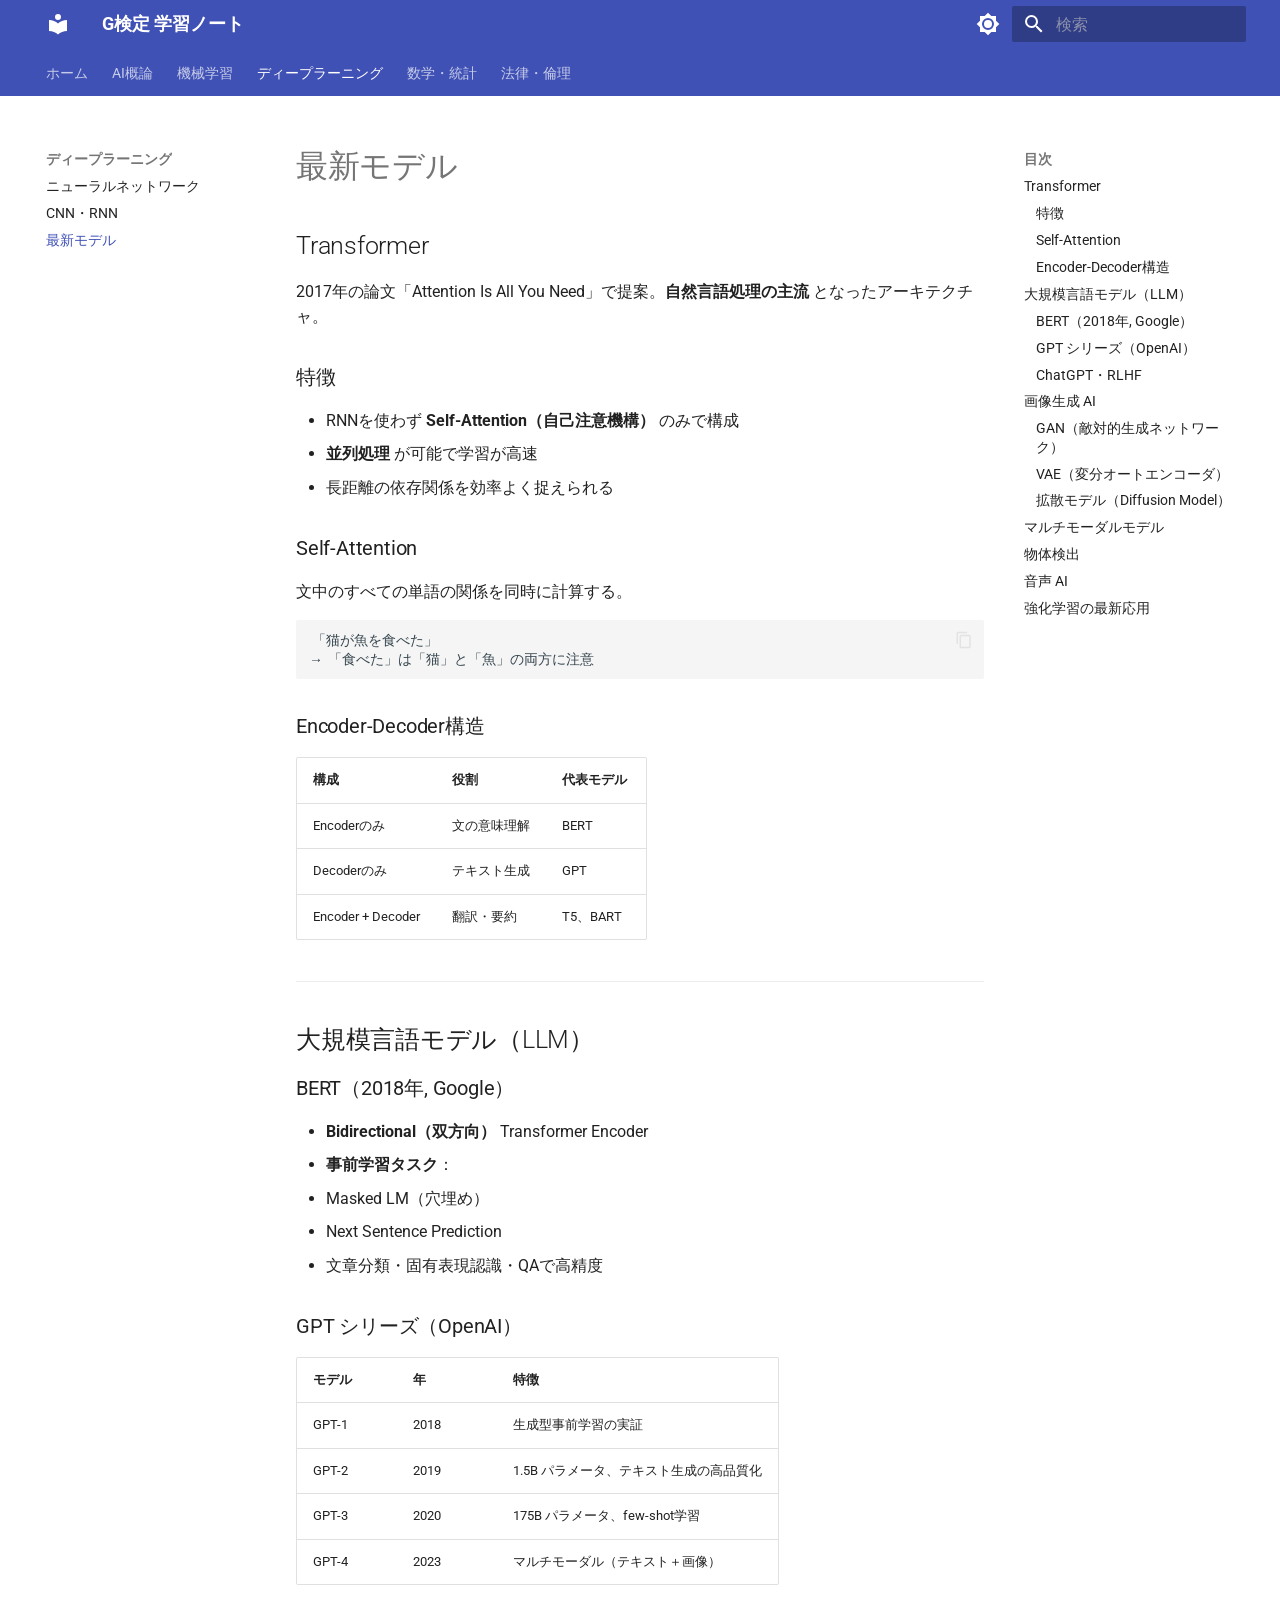
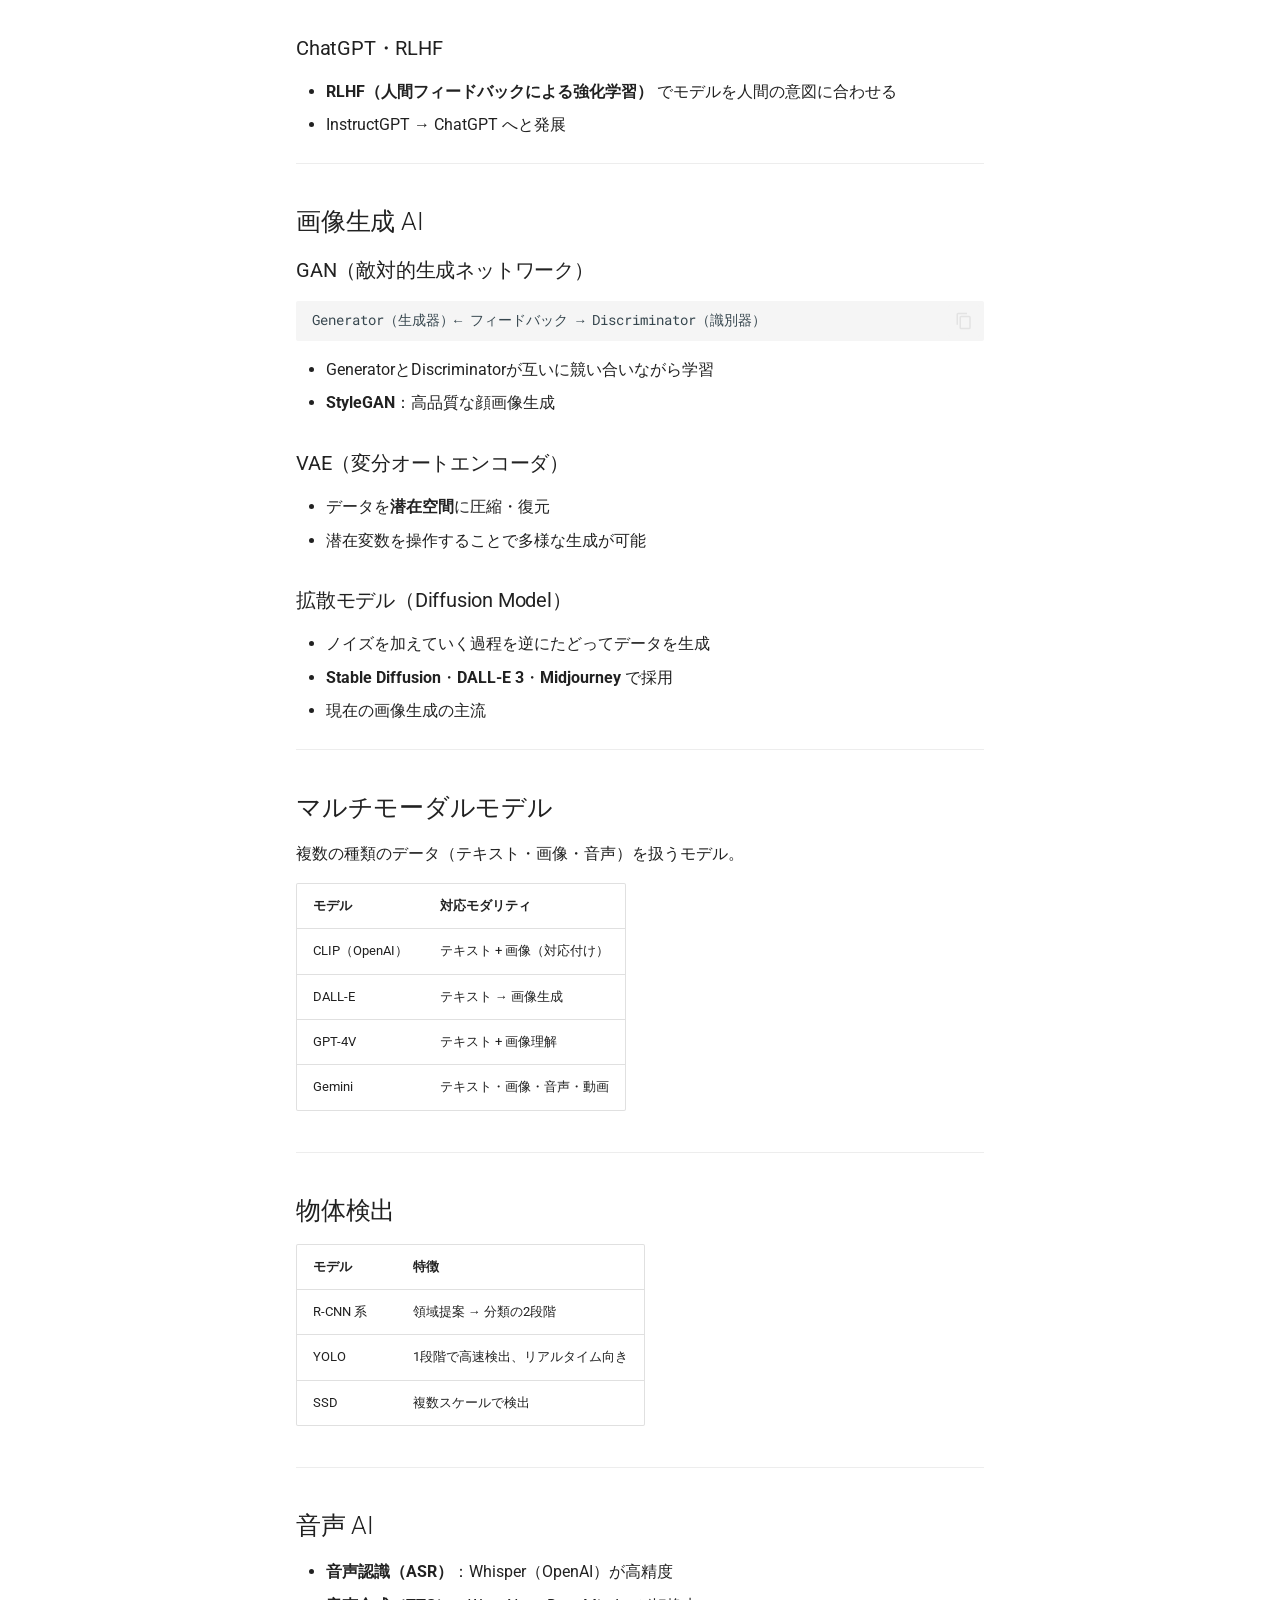
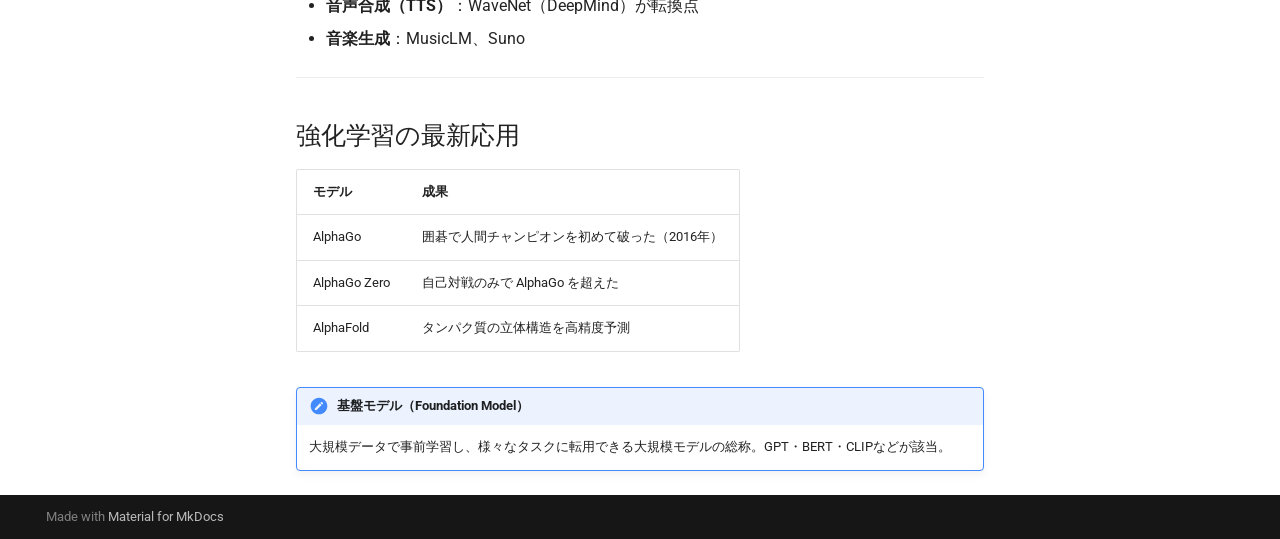
<file: dl/modern_models/index.html>
<!doctype html>
<html lang="ja" class="no-js">
  <head>
    
      <meta charset="utf-8">
      <meta name="viewport" content="width=device-width,initial-scale=1">
      
        <meta name="description" content="JDLA G検定 試験対策ノート">
      
      
        <meta name="author" content="makino">
      
      
      
        <link rel="prev" href="../cnn_rnn/">
      
      
        <link rel="next" href="../../math/linear_algebra/">
      
      
        
      
      
      <link rel="icon" href="../../assets/images/favicon.png">
      <meta name="generator" content="mkdocs-1.6.1, mkdocs-material-9.7.6">
    
    
      
        <title>最新モデル - G検定 学習ノート</title>
      
    
    
      <link rel="stylesheet" href="../../assets/stylesheets/main.484c7ddc.min.css">
      
        
        <link rel="stylesheet" href="../../assets/stylesheets/palette.ab4e12ef.min.css">
      
      


    
    
      
    
    
      
        
        
        <link rel="preconnect" href="https://fonts.gstatic.com" crossorigin>
        <link rel="stylesheet" href="https://fonts.googleapis.com/css?family=Roboto:300,300i,400,400i,700,700i%7CRoboto+Mono:400,400i,700,700i&display=fallback">
        <style>:root{--md-text-font:"Roboto";--md-code-font:"Roboto Mono"}</style>
      
    
    
    <script>__md_scope=new URL("../..",location),__md_hash=e=>[...e].reduce(((e,_)=>(e<<5)-e+_.charCodeAt(0)),0),__md_get=(e,_=localStorage,t=__md_scope)=>JSON.parse(_.getItem(t.pathname+"."+e)),__md_set=(e,_,t=localStorage,a=__md_scope)=>{try{t.setItem(a.pathname+"."+e,JSON.stringify(_))}catch(e){}}</script>
    
      

    
    
  </head>
  
  
    
    
      
    
    
    
    
    <body dir="ltr" data-md-color-scheme="default" data-md-color-primary="indigo" data-md-color-accent="indigo">
  
    
    <input class="md-toggle" data-md-toggle="drawer" type="checkbox" id="__drawer" autocomplete="off">
    <input class="md-toggle" data-md-toggle="search" type="checkbox" id="__search" autocomplete="off">
    <label class="md-overlay" for="__drawer"></label>
    <div data-md-component="skip">
      
        
        <a href="#_1" class="md-skip">
          コンテンツにスキップ
        </a>
      
    </div>
    <div data-md-component="announce">
      
    </div>
    
    
      

<header class="md-header" data-md-component="header">
  <nav class="md-header__inner md-grid" aria-label="ヘッダー">
    <a href="../.." title="G検定 学習ノート" class="md-header__button md-logo" aria-label="G検定 学習ノート" data-md-component="logo">
      
  
  <svg xmlns="http://www.w3.org/2000/svg" viewBox="0 0 24 24"><path d="M12 8a3 3 0 0 0 3-3 3 3 0 0 0-3-3 3 3 0 0 0-3 3 3 3 0 0 0 3 3m0 3.54C9.64 9.35 6.5 8 3 8v11c3.5 0 6.64 1.35 9 3.54 2.36-2.19 5.5-3.54 9-3.54V8c-3.5 0-6.64 1.35-9 3.54"/></svg>

    </a>
    <label class="md-header__button md-icon" for="__drawer">
      
      <svg xmlns="http://www.w3.org/2000/svg" viewBox="0 0 24 24"><path d="M3 6h18v2H3zm0 5h18v2H3zm0 5h18v2H3z"/></svg>
    </label>
    <div class="md-header__title" data-md-component="header-title">
      <div class="md-header__ellipsis">
        <div class="md-header__topic">
          <span class="md-ellipsis">
            G検定 学習ノート
          </span>
        </div>
        <div class="md-header__topic" data-md-component="header-topic">
          <span class="md-ellipsis">
            
              最新モデル
            
          </span>
        </div>
      </div>
    </div>
    
      
        <form class="md-header__option" data-md-component="palette">
  
    
    
    
    <input class="md-option" data-md-color-media="" data-md-color-scheme="default" data-md-color-primary="indigo" data-md-color-accent="indigo"  aria-label="ダークモードに切替"  type="radio" name="__palette" id="__palette_0">
    
      <label class="md-header__button md-icon" title="ダークモードに切替" for="__palette_1" hidden>
        <svg xmlns="http://www.w3.org/2000/svg" viewBox="0 0 24 24"><path d="M12 8a4 4 0 0 0-4 4 4 4 0 0 0 4 4 4 4 0 0 0 4-4 4 4 0 0 0-4-4m0 10a6 6 0 0 1-6-6 6 6 0 0 1 6-6 6 6 0 0 1 6 6 6 6 0 0 1-6 6m8-9.31V4h-4.69L12 .69 8.69 4H4v4.69L.69 12 4 15.31V20h4.69L12 23.31 15.31 20H20v-4.69L23.31 12z"/></svg>
      </label>
    
  
    
    
    
    <input class="md-option" data-md-color-media="" data-md-color-scheme="slate" data-md-color-primary="indigo" data-md-color-accent="indigo"  aria-label="ライトモードに切替"  type="radio" name="__palette" id="__palette_1">
    
      <label class="md-header__button md-icon" title="ライトモードに切替" for="__palette_0" hidden>
        <svg xmlns="http://www.w3.org/2000/svg" viewBox="0 0 24 24"><path d="M12 18c-.89 0-1.74-.2-2.5-.55C11.56 16.5 13 14.42 13 12s-1.44-4.5-3.5-5.45C10.26 6.2 11.11 6 12 6a6 6 0 0 1 6 6 6 6 0 0 1-6 6m8-9.31V4h-4.69L12 .69 8.69 4H4v4.69L.69 12 4 15.31V20h4.69L12 23.31 15.31 20H20v-4.69L23.31 12z"/></svg>
      </label>
    
  
</form>
      
    
    
      <script>var palette=__md_get("__palette");if(palette&&palette.color){if("(prefers-color-scheme)"===palette.color.media){var media=matchMedia("(prefers-color-scheme: light)"),input=document.querySelector(media.matches?"[data-md-color-media='(prefers-color-scheme: light)']":"[data-md-color-media='(prefers-color-scheme: dark)']");palette.color.media=input.getAttribute("data-md-color-media"),palette.color.scheme=input.getAttribute("data-md-color-scheme"),palette.color.primary=input.getAttribute("data-md-color-primary"),palette.color.accent=input.getAttribute("data-md-color-accent")}for(var[key,value]of Object.entries(palette.color))document.body.setAttribute("data-md-color-"+key,value)}</script>
    
    
    
      
      
        <label class="md-header__button md-icon" for="__search">
          
          <svg xmlns="http://www.w3.org/2000/svg" viewBox="0 0 24 24"><path d="M9.5 3A6.5 6.5 0 0 1 16 9.5c0 1.61-.59 3.09-1.56 4.23l.27.27h.79l5 5-1.5 1.5-5-5v-.79l-.27-.27A6.52 6.52 0 0 1 9.5 16 6.5 6.5 0 0 1 3 9.5 6.5 6.5 0 0 1 9.5 3m0 2C7 5 5 7 5 9.5S7 14 9.5 14 14 12 14 9.5 12 5 9.5 5"/></svg>
        </label>
        <div class="md-search" data-md-component="search" role="dialog">
  <label class="md-search__overlay" for="__search"></label>
  <div class="md-search__inner" role="search">
    <form class="md-search__form" name="search">
      <input type="text" class="md-search__input" name="query" aria-label="検索" placeholder="検索" autocapitalize="off" autocorrect="off" autocomplete="off" spellcheck="false" data-md-component="search-query" required>
      <label class="md-search__icon md-icon" for="__search">
        
        <svg xmlns="http://www.w3.org/2000/svg" viewBox="0 0 24 24"><path d="M9.5 3A6.5 6.5 0 0 1 16 9.5c0 1.61-.59 3.09-1.56 4.23l.27.27h.79l5 5-1.5 1.5-5-5v-.79l-.27-.27A6.52 6.52 0 0 1 9.5 16 6.5 6.5 0 0 1 3 9.5 6.5 6.5 0 0 1 9.5 3m0 2C7 5 5 7 5 9.5S7 14 9.5 14 14 12 14 9.5 12 5 9.5 5"/></svg>
        
        <svg xmlns="http://www.w3.org/2000/svg" viewBox="0 0 24 24"><path d="M20 11v2H8l5.5 5.5-1.42 1.42L4.16 12l7.92-7.92L13.5 5.5 8 11z"/></svg>
      </label>
      <nav class="md-search__options" aria-label="検索">
        
        <button type="reset" class="md-search__icon md-icon" title="クリア" aria-label="クリア" tabindex="-1">
          
          <svg xmlns="http://www.w3.org/2000/svg" viewBox="0 0 24 24"><path d="M19 6.41 17.59 5 12 10.59 6.41 5 5 6.41 10.59 12 5 17.59 6.41 19 12 13.41 17.59 19 19 17.59 13.41 12z"/></svg>
        </button>
      </nav>
      
        <div class="md-search__suggest" data-md-component="search-suggest"></div>
      
    </form>
    <div class="md-search__output">
      <div class="md-search__scrollwrap" tabindex="0" data-md-scrollfix>
        <div class="md-search-result" data-md-component="search-result">
          <div class="md-search-result__meta">
            検索を初期化
          </div>
          <ol class="md-search-result__list" role="presentation"></ol>
        </div>
      </div>
    </div>
  </div>
</div>
      
    
    
  </nav>
  
</header>
    
    <div class="md-container" data-md-component="container">
      
      
        
          
            
<nav class="md-tabs" aria-label="タブ" data-md-component="tabs">
  <div class="md-grid">
    <ul class="md-tabs__list">
      
        
  
  
  
  
    <li class="md-tabs__item">
      <a href="../.." class="md-tabs__link">
        
  
  
    
  
  ホーム

      </a>
    </li>
  

      
        
  
  
  
  
    
    
      <li class="md-tabs__item">
        <a href="../../ai/overview/" class="md-tabs__link">
          
  
  
  AI概論

        </a>
      </li>
    
  

      
        
  
  
  
  
    
    
      <li class="md-tabs__item">
        <a href="../../ml/basics/" class="md-tabs__link">
          
  
  
  機械学習

        </a>
      </li>
    
  

      
        
  
  
  
    
  
  
    
    
      <li class="md-tabs__item md-tabs__item--active">
        <a href="../neural_network/" class="md-tabs__link">
          
  
  
  ディープラーニング

        </a>
      </li>
    
  

      
        
  
  
  
  
    
    
      <li class="md-tabs__item">
        <a href="../../math/linear_algebra/" class="md-tabs__link">
          
  
  
  数学・統計

        </a>
      </li>
    
  

      
        
  
  
  
  
    
    
      <li class="md-tabs__item">
        <a href="../../ethics/ai_ethics/" class="md-tabs__link">
          
  
  
  法律・倫理

        </a>
      </li>
    
  

      
    </ul>
  </div>
</nav>
          
        
      
      <main class="md-main" data-md-component="main">
        <div class="md-main__inner md-grid">
          
            
              
              <div class="md-sidebar md-sidebar--primary" data-md-component="sidebar" data-md-type="navigation" >
                <div class="md-sidebar__scrollwrap">
                  <div class="md-sidebar__inner">
                    


  


<nav class="md-nav md-nav--primary md-nav--lifted" aria-label="ナビゲーション" data-md-level="0">
  <label class="md-nav__title" for="__drawer">
    <a href="../.." title="G検定 学習ノート" class="md-nav__button md-logo" aria-label="G検定 学習ノート" data-md-component="logo">
      
  
  <svg xmlns="http://www.w3.org/2000/svg" viewBox="0 0 24 24"><path d="M12 8a3 3 0 0 0 3-3 3 3 0 0 0-3-3 3 3 0 0 0-3 3 3 3 0 0 0 3 3m0 3.54C9.64 9.35 6.5 8 3 8v11c3.5 0 6.64 1.35 9 3.54 2.36-2.19 5.5-3.54 9-3.54V8c-3.5 0-6.64 1.35-9 3.54"/></svg>

    </a>
    G検定 学習ノート
  </label>
  
  <ul class="md-nav__list" data-md-scrollfix>
    
      
      
  
  
  
  
    <li class="md-nav__item">
      <a href="../.." class="md-nav__link">
        
  
  
  <span class="md-ellipsis">
    
  
    ホーム
  

    
  </span>
  
  

      </a>
    </li>
  

    
      
      
  
  
  
  
    
    
    
    
      
      
        
      
    
    
    <li class="md-nav__item md-nav__item--nested">
      
        
        
        <input class="md-nav__toggle md-toggle " type="checkbox" id="__nav_2" >
        
          
          <label class="md-nav__link" for="__nav_2" id="__nav_2_label" tabindex="0">
            
  
  
  <span class="md-ellipsis">
    
  
    AI概論
  

    
  </span>
  
  

            <span class="md-nav__icon md-icon"></span>
          </label>
        
        <nav class="md-nav" data-md-level="1" aria-labelledby="__nav_2_label" aria-expanded="false">
          <label class="md-nav__title" for="__nav_2">
            <span class="md-nav__icon md-icon"></span>
            
  
    AI概論
  

          </label>
          <ul class="md-nav__list" data-md-scrollfix>
            
              
                
  
  
  
  
    <li class="md-nav__item">
      <a href="../../ai/overview/" class="md-nav__link">
        
  
  
  <span class="md-ellipsis">
    
  
    AIとは
  

    
  </span>
  
  

      </a>
    </li>
  

              
            
              
                
  
  
  
  
    <li class="md-nav__item">
      <a href="../../ai/history/" class="md-nav__link">
        
  
  
  <span class="md-ellipsis">
    
  
    AI歴史
  

    
  </span>
  
  

      </a>
    </li>
  

              
            
          </ul>
        </nav>
      
    </li>
  

    
      
      
  
  
  
  
    
    
    
    
      
      
        
      
    
    
    <li class="md-nav__item md-nav__item--nested">
      
        
        
        <input class="md-nav__toggle md-toggle " type="checkbox" id="__nav_3" >
        
          
          <label class="md-nav__link" for="__nav_3" id="__nav_3_label" tabindex="0">
            
  
  
  <span class="md-ellipsis">
    
  
    機械学習
  

    
  </span>
  
  

            <span class="md-nav__icon md-icon"></span>
          </label>
        
        <nav class="md-nav" data-md-level="1" aria-labelledby="__nav_3_label" aria-expanded="false">
          <label class="md-nav__title" for="__nav_3">
            <span class="md-nav__icon md-icon"></span>
            
  
    機械学習
  

          </label>
          <ul class="md-nav__list" data-md-scrollfix>
            
              
                
  
  
  
  
    <li class="md-nav__item">
      <a href="../../ml/basics/" class="md-nav__link">
        
  
  
  <span class="md-ellipsis">
    
  
    機械学習の基礎
  

    
  </span>
  
  

      </a>
    </li>
  

              
            
              
                
  
  
  
  
    <li class="md-nav__item">
      <a href="../../ml/methods/" class="md-nav__link">
        
  
  
  <span class="md-ellipsis">
    
  
    代表的な手法
  

    
  </span>
  
  

      </a>
    </li>
  

              
            
          </ul>
        </nav>
      
    </li>
  

    
      
      
  
  
    
  
  
  
    
    
    
    
      
        
        
      
      
        
      
    
    
    <li class="md-nav__item md-nav__item--active md-nav__item--section md-nav__item--nested">
      
        
        
        <input class="md-nav__toggle md-toggle " type="checkbox" id="__nav_4" checked>
        
          
          <label class="md-nav__link" for="__nav_4" id="__nav_4_label" tabindex="">
            
  
  
  <span class="md-ellipsis">
    
  
    ディープラーニング
  

    
  </span>
  
  

            <span class="md-nav__icon md-icon"></span>
          </label>
        
        <nav class="md-nav" data-md-level="1" aria-labelledby="__nav_4_label" aria-expanded="true">
          <label class="md-nav__title" for="__nav_4">
            <span class="md-nav__icon md-icon"></span>
            
  
    ディープラーニング
  

          </label>
          <ul class="md-nav__list" data-md-scrollfix>
            
              
                
  
  
  
  
    <li class="md-nav__item">
      <a href="../neural_network/" class="md-nav__link">
        
  
  
  <span class="md-ellipsis">
    
  
    ニューラルネットワーク
  

    
  </span>
  
  

      </a>
    </li>
  

              
            
              
                
  
  
  
  
    <li class="md-nav__item">
      <a href="../cnn_rnn/" class="md-nav__link">
        
  
  
  <span class="md-ellipsis">
    
  
    CNN・RNN
  

    
  </span>
  
  

      </a>
    </li>
  

              
            
              
                
  
  
    
  
  
  
    <li class="md-nav__item md-nav__item--active">
      
      <input class="md-nav__toggle md-toggle" type="checkbox" id="__toc">
      
      
        
      
      
        <label class="md-nav__link md-nav__link--active" for="__toc">
          
  
  
  <span class="md-ellipsis">
    
  
    最新モデル
  

    
  </span>
  
  

          <span class="md-nav__icon md-icon"></span>
        </label>
      
      <a href="./" class="md-nav__link md-nav__link--active">
        
  
  
  <span class="md-ellipsis">
    
  
    最新モデル
  

    
  </span>
  
  

      </a>
      
        

<nav class="md-nav md-nav--secondary" aria-label="目次">
  
  
  
    
  
  
    <label class="md-nav__title" for="__toc">
      <span class="md-nav__icon md-icon"></span>
      目次
    </label>
    <ul class="md-nav__list" data-md-component="toc" data-md-scrollfix>
      
        <li class="md-nav__item">
  <a href="#transformer" class="md-nav__link">
    <span class="md-ellipsis">
      
        Transformer
      
    </span>
  </a>
  
    <nav class="md-nav" aria-label="Transformer">
      <ul class="md-nav__list">
        
          <li class="md-nav__item">
  <a href="#_2" class="md-nav__link">
    <span class="md-ellipsis">
      
        特徴
      
    </span>
  </a>
  
</li>
        
          <li class="md-nav__item">
  <a href="#self-attention" class="md-nav__link">
    <span class="md-ellipsis">
      
        Self-Attention
      
    </span>
  </a>
  
</li>
        
          <li class="md-nav__item">
  <a href="#encoder-decoder" class="md-nav__link">
    <span class="md-ellipsis">
      
        Encoder-Decoder構造
      
    </span>
  </a>
  
</li>
        
      </ul>
    </nav>
  
</li>
      
        <li class="md-nav__item">
  <a href="#llm" class="md-nav__link">
    <span class="md-ellipsis">
      
        大規模言語モデル（LLM）
      
    </span>
  </a>
  
    <nav class="md-nav" aria-label="大規模言語モデル（LLM）">
      <ul class="md-nav__list">
        
          <li class="md-nav__item">
  <a href="#bert2018-google" class="md-nav__link">
    <span class="md-ellipsis">
      
        BERT（2018年, Google）
      
    </span>
  </a>
  
</li>
        
          <li class="md-nav__item">
  <a href="#gpt-openai" class="md-nav__link">
    <span class="md-ellipsis">
      
        GPT シリーズ（OpenAI）
      
    </span>
  </a>
  
</li>
        
          <li class="md-nav__item">
  <a href="#chatgptrlhf" class="md-nav__link">
    <span class="md-ellipsis">
      
        ChatGPT・RLHF
      
    </span>
  </a>
  
</li>
        
      </ul>
    </nav>
  
</li>
      
        <li class="md-nav__item">
  <a href="#ai" class="md-nav__link">
    <span class="md-ellipsis">
      
        画像生成 AI
      
    </span>
  </a>
  
    <nav class="md-nav" aria-label="画像生成 AI">
      <ul class="md-nav__list">
        
          <li class="md-nav__item">
  <a href="#gan" class="md-nav__link">
    <span class="md-ellipsis">
      
        GAN（敵対的生成ネットワーク）
      
    </span>
  </a>
  
</li>
        
          <li class="md-nav__item">
  <a href="#vae" class="md-nav__link">
    <span class="md-ellipsis">
      
        VAE（変分オートエンコーダ）
      
    </span>
  </a>
  
</li>
        
          <li class="md-nav__item">
  <a href="#diffusion-model" class="md-nav__link">
    <span class="md-ellipsis">
      
        拡散モデル（Diffusion Model）
      
    </span>
  </a>
  
</li>
        
      </ul>
    </nav>
  
</li>
      
        <li class="md-nav__item">
  <a href="#_3" class="md-nav__link">
    <span class="md-ellipsis">
      
        マルチモーダルモデル
      
    </span>
  </a>
  
</li>
      
        <li class="md-nav__item">
  <a href="#_4" class="md-nav__link">
    <span class="md-ellipsis">
      
        物体検出
      
    </span>
  </a>
  
</li>
      
        <li class="md-nav__item">
  <a href="#ai_1" class="md-nav__link">
    <span class="md-ellipsis">
      
        音声 AI
      
    </span>
  </a>
  
</li>
      
        <li class="md-nav__item">
  <a href="#_5" class="md-nav__link">
    <span class="md-ellipsis">
      
        強化学習の最新応用
      
    </span>
  </a>
  
</li>
      
    </ul>
  
</nav>
      
    </li>
  

              
            
          </ul>
        </nav>
      
    </li>
  

    
      
      
  
  
  
  
    
    
    
    
      
      
        
      
    
    
    <li class="md-nav__item md-nav__item--nested">
      
        
        
        <input class="md-nav__toggle md-toggle " type="checkbox" id="__nav_5" >
        
          
          <label class="md-nav__link" for="__nav_5" id="__nav_5_label" tabindex="0">
            
  
  
  <span class="md-ellipsis">
    
  
    数学・統計
  

    
  </span>
  
  

            <span class="md-nav__icon md-icon"></span>
          </label>
        
        <nav class="md-nav" data-md-level="1" aria-labelledby="__nav_5_label" aria-expanded="false">
          <label class="md-nav__title" for="__nav_5">
            <span class="md-nav__icon md-icon"></span>
            
  
    数学・統計
  

          </label>
          <ul class="md-nav__list" data-md-scrollfix>
            
              
                
  
  
  
  
    <li class="md-nav__item">
      <a href="../../math/linear_algebra/" class="md-nav__link">
        
  
  
  <span class="md-ellipsis">
    
  
    線形代数
  

    
  </span>
  
  

      </a>
    </li>
  

              
            
              
                
  
  
  
  
    <li class="md-nav__item">
      <a href="../../math/statistics/" class="md-nav__link">
        
  
  
  <span class="md-ellipsis">
    
  
    確率・統計
  

    
  </span>
  
  

      </a>
    </li>
  

              
            
          </ul>
        </nav>
      
    </li>
  

    
      
      
  
  
  
  
    
    
    
    
      
      
        
      
    
    
    <li class="md-nav__item md-nav__item--nested">
      
        
        
        <input class="md-nav__toggle md-toggle " type="checkbox" id="__nav_6" >
        
          
          <label class="md-nav__link" for="__nav_6" id="__nav_6_label" tabindex="0">
            
  
  
  <span class="md-ellipsis">
    
  
    法律・倫理
  

    
  </span>
  
  

            <span class="md-nav__icon md-icon"></span>
          </label>
        
        <nav class="md-nav" data-md-level="1" aria-labelledby="__nav_6_label" aria-expanded="false">
          <label class="md-nav__title" for="__nav_6">
            <span class="md-nav__icon md-icon"></span>
            
  
    法律・倫理
  

          </label>
          <ul class="md-nav__list" data-md-scrollfix>
            
              
                
  
  
  
  
    <li class="md-nav__item">
      <a href="../../ethics/ai_ethics/" class="md-nav__link">
        
  
  
  <span class="md-ellipsis">
    
  
    AI倫理
  

    
  </span>
  
  

      </a>
    </li>
  

              
            
              
                
  
  
  
  
    <li class="md-nav__item">
      <a href="../../ethics/regulations/" class="md-nav__link">
        
  
  
  <span class="md-ellipsis">
    
  
    法規制
  

    
  </span>
  
  

      </a>
    </li>
  

              
            
          </ul>
        </nav>
      
    </li>
  

    
  </ul>
</nav>
                  </div>
                </div>
              </div>
            
            
              
              <div class="md-sidebar md-sidebar--secondary" data-md-component="sidebar" data-md-type="toc" >
                <div class="md-sidebar__scrollwrap">
                  <div class="md-sidebar__inner">
                    

<nav class="md-nav md-nav--secondary" aria-label="目次">
  
  
  
    
  
  
    <label class="md-nav__title" for="__toc">
      <span class="md-nav__icon md-icon"></span>
      目次
    </label>
    <ul class="md-nav__list" data-md-component="toc" data-md-scrollfix>
      
        <li class="md-nav__item">
  <a href="#transformer" class="md-nav__link">
    <span class="md-ellipsis">
      
        Transformer
      
    </span>
  </a>
  
    <nav class="md-nav" aria-label="Transformer">
      <ul class="md-nav__list">
        
          <li class="md-nav__item">
  <a href="#_2" class="md-nav__link">
    <span class="md-ellipsis">
      
        特徴
      
    </span>
  </a>
  
</li>
        
          <li class="md-nav__item">
  <a href="#self-attention" class="md-nav__link">
    <span class="md-ellipsis">
      
        Self-Attention
      
    </span>
  </a>
  
</li>
        
          <li class="md-nav__item">
  <a href="#encoder-decoder" class="md-nav__link">
    <span class="md-ellipsis">
      
        Encoder-Decoder構造
      
    </span>
  </a>
  
</li>
        
      </ul>
    </nav>
  
</li>
      
        <li class="md-nav__item">
  <a href="#llm" class="md-nav__link">
    <span class="md-ellipsis">
      
        大規模言語モデル（LLM）
      
    </span>
  </a>
  
    <nav class="md-nav" aria-label="大規模言語モデル（LLM）">
      <ul class="md-nav__list">
        
          <li class="md-nav__item">
  <a href="#bert2018-google" class="md-nav__link">
    <span class="md-ellipsis">
      
        BERT（2018年, Google）
      
    </span>
  </a>
  
</li>
        
          <li class="md-nav__item">
  <a href="#gpt-openai" class="md-nav__link">
    <span class="md-ellipsis">
      
        GPT シリーズ（OpenAI）
      
    </span>
  </a>
  
</li>
        
          <li class="md-nav__item">
  <a href="#chatgptrlhf" class="md-nav__link">
    <span class="md-ellipsis">
      
        ChatGPT・RLHF
      
    </span>
  </a>
  
</li>
        
      </ul>
    </nav>
  
</li>
      
        <li class="md-nav__item">
  <a href="#ai" class="md-nav__link">
    <span class="md-ellipsis">
      
        画像生成 AI
      
    </span>
  </a>
  
    <nav class="md-nav" aria-label="画像生成 AI">
      <ul class="md-nav__list">
        
          <li class="md-nav__item">
  <a href="#gan" class="md-nav__link">
    <span class="md-ellipsis">
      
        GAN（敵対的生成ネットワーク）
      
    </span>
  </a>
  
</li>
        
          <li class="md-nav__item">
  <a href="#vae" class="md-nav__link">
    <span class="md-ellipsis">
      
        VAE（変分オートエンコーダ）
      
    </span>
  </a>
  
</li>
        
          <li class="md-nav__item">
  <a href="#diffusion-model" class="md-nav__link">
    <span class="md-ellipsis">
      
        拡散モデル（Diffusion Model）
      
    </span>
  </a>
  
</li>
        
      </ul>
    </nav>
  
</li>
      
        <li class="md-nav__item">
  <a href="#_3" class="md-nav__link">
    <span class="md-ellipsis">
      
        マルチモーダルモデル
      
    </span>
  </a>
  
</li>
      
        <li class="md-nav__item">
  <a href="#_4" class="md-nav__link">
    <span class="md-ellipsis">
      
        物体検出
      
    </span>
  </a>
  
</li>
      
        <li class="md-nav__item">
  <a href="#ai_1" class="md-nav__link">
    <span class="md-ellipsis">
      
        音声 AI
      
    </span>
  </a>
  
</li>
      
        <li class="md-nav__item">
  <a href="#_5" class="md-nav__link">
    <span class="md-ellipsis">
      
        強化学習の最新応用
      
    </span>
  </a>
  
</li>
      
    </ul>
  
</nav>
                  </div>
                </div>
              </div>
            
          
          
            <div class="md-content" data-md-component="content">
              
              <article class="md-content__inner md-typeset">
                
                  



<h1 id="_1">最新モデル<a class="headerlink" href="#_1" title="Permanent link">&para;</a></h1>
<h2 id="transformer">Transformer<a class="headerlink" href="#transformer" title="Permanent link">&para;</a></h2>
<p>2017年の論文「Attention Is All You Need」で提案。<strong>自然言語処理の主流</strong> となったアーキテクチャ。</p>
<h3 id="_2">特徴<a class="headerlink" href="#_2" title="Permanent link">&para;</a></h3>
<ul>
<li>RNNを使わず <strong>Self-Attention（自己注意機構）</strong> のみで構成</li>
<li><strong>並列処理</strong> が可能で学習が高速</li>
<li>長距離の依存関係を効率よく捉えられる</li>
</ul>
<h3 id="self-attention">Self-Attention<a class="headerlink" href="#self-attention" title="Permanent link">&para;</a></h3>
<p>文中のすべての単語の関係を同時に計算する。</p>
<div class="highlight"><pre><span></span><code>「猫が魚を食べた」
→ 「食べた」は「猫」と「魚」の両方に注意
</code></pre></div>
<h3 id="encoder-decoder">Encoder-Decoder構造<a class="headerlink" href="#encoder-decoder" title="Permanent link">&para;</a></h3>
<table>
<thead>
<tr>
<th>構成</th>
<th>役割</th>
<th>代表モデル</th>
</tr>
</thead>
<tbody>
<tr>
<td>Encoderのみ</td>
<td>文の意味理解</td>
<td>BERT</td>
</tr>
<tr>
<td>Decoderのみ</td>
<td>テキスト生成</td>
<td>GPT</td>
</tr>
<tr>
<td>Encoder + Decoder</td>
<td>翻訳・要約</td>
<td>T5、BART</td>
</tr>
</tbody>
</table>
<hr />
<h2 id="llm">大規模言語モデル（LLM）<a class="headerlink" href="#llm" title="Permanent link">&para;</a></h2>
<h3 id="bert2018-google">BERT（2018年, Google）<a class="headerlink" href="#bert2018-google" title="Permanent link">&para;</a></h3>
<ul>
<li><strong>Bidirectional（双方向）</strong> Transformer Encoder</li>
<li><strong>事前学習タスク</strong>：</li>
<li>Masked LM（穴埋め）</li>
<li>Next Sentence Prediction</li>
<li>文章分類・固有表現認識・QAで高精度</li>
</ul>
<h3 id="gpt-openai">GPT シリーズ（OpenAI）<a class="headerlink" href="#gpt-openai" title="Permanent link">&para;</a></h3>
<table>
<thead>
<tr>
<th>モデル</th>
<th>年</th>
<th>特徴</th>
</tr>
</thead>
<tbody>
<tr>
<td>GPT-1</td>
<td>2018</td>
<td>生成型事前学習の実証</td>
</tr>
<tr>
<td>GPT-2</td>
<td>2019</td>
<td>1.5B パラメータ、テキスト生成の高品質化</td>
</tr>
<tr>
<td>GPT-3</td>
<td>2020</td>
<td>175B パラメータ、few-shot学習</td>
</tr>
<tr>
<td>GPT-4</td>
<td>2023</td>
<td>マルチモーダル（テキスト＋画像）</td>
</tr>
</tbody>
</table>
<h3 id="chatgptrlhf">ChatGPT・RLHF<a class="headerlink" href="#chatgptrlhf" title="Permanent link">&para;</a></h3>
<ul>
<li><strong>RLHF（人間フィードバックによる強化学習）</strong> でモデルを人間の意図に合わせる</li>
<li>InstructGPT → ChatGPT へと発展</li>
</ul>
<hr />
<h2 id="ai">画像生成 AI<a class="headerlink" href="#ai" title="Permanent link">&para;</a></h2>
<h3 id="gan">GAN（敵対的生成ネットワーク）<a class="headerlink" href="#gan" title="Permanent link">&para;</a></h3>
<div class="highlight"><pre><span></span><code>Generator（生成器）← フィードバック → Discriminator（識別器）
</code></pre></div>
<ul>
<li>GeneratorとDiscriminatorが互いに競い合いながら学習</li>
<li><strong>StyleGAN</strong>：高品質な顔画像生成</li>
</ul>
<h3 id="vae">VAE（変分オートエンコーダ）<a class="headerlink" href="#vae" title="Permanent link">&para;</a></h3>
<ul>
<li>データを<strong>潜在空間</strong>に圧縮・復元</li>
<li>潜在変数を操作することで多様な生成が可能</li>
</ul>
<h3 id="diffusion-model">拡散モデル（Diffusion Model）<a class="headerlink" href="#diffusion-model" title="Permanent link">&para;</a></h3>
<ul>
<li>ノイズを加えていく過程を逆にたどってデータを生成</li>
<li><strong>Stable Diffusion</strong>・<strong>DALL-E 3</strong>・<strong>Midjourney</strong> で採用</li>
<li>現在の画像生成の主流</li>
</ul>
<hr />
<h2 id="_3">マルチモーダルモデル<a class="headerlink" href="#_3" title="Permanent link">&para;</a></h2>
<p>複数の種類のデータ（テキスト・画像・音声）を扱うモデル。</p>
<table>
<thead>
<tr>
<th>モデル</th>
<th>対応モダリティ</th>
</tr>
</thead>
<tbody>
<tr>
<td>CLIP（OpenAI）</td>
<td>テキスト + 画像（対応付け）</td>
</tr>
<tr>
<td>DALL-E</td>
<td>テキスト → 画像生成</td>
</tr>
<tr>
<td>GPT-4V</td>
<td>テキスト + 画像理解</td>
</tr>
<tr>
<td>Gemini</td>
<td>テキスト・画像・音声・動画</td>
</tr>
</tbody>
</table>
<hr />
<h2 id="_4">物体検出<a class="headerlink" href="#_4" title="Permanent link">&para;</a></h2>
<table>
<thead>
<tr>
<th>モデル</th>
<th>特徴</th>
</tr>
</thead>
<tbody>
<tr>
<td>R-CNN 系</td>
<td>領域提案 → 分類の2段階</td>
</tr>
<tr>
<td>YOLO</td>
<td>1段階で高速検出、リアルタイム向き</td>
</tr>
<tr>
<td>SSD</td>
<td>複数スケールで検出</td>
</tr>
</tbody>
</table>
<hr />
<h2 id="ai_1">音声 AI<a class="headerlink" href="#ai_1" title="Permanent link">&para;</a></h2>
<ul>
<li><strong>音声認識（ASR）</strong>：Whisper（OpenAI）が高精度</li>
<li><strong>音声合成（TTS）</strong>：WaveNet（DeepMind）が転換点</li>
<li><strong>音楽生成</strong>：MusicLM、Suno</li>
</ul>
<hr />
<h2 id="_5">強化学習の最新応用<a class="headerlink" href="#_5" title="Permanent link">&para;</a></h2>
<table>
<thead>
<tr>
<th>モデル</th>
<th>成果</th>
</tr>
</thead>
<tbody>
<tr>
<td>AlphaGo</td>
<td>囲碁で人間チャンピオンを初めて破った（2016年）</td>
</tr>
<tr>
<td>AlphaGo Zero</td>
<td>自己対戦のみで AlphaGo を超えた</td>
</tr>
<tr>
<td>AlphaFold</td>
<td>タンパク質の立体構造を高精度予測</td>
</tr>
</tbody>
</table>
<div class="admonition note">
<p class="admonition-title">基盤モデル（Foundation Model）</p>
<p>大規模データで事前学習し、様々なタスクに転用できる大規模モデルの総称。GPT・BERT・CLIPなどが該当。</p>
</div>












                
              </article>
            </div>
          
          
<script>var target=document.getElementById(location.hash.slice(1));target&&target.name&&(target.checked=target.name.startsWith("__tabbed_"))</script>
        </div>
        
          <button type="button" class="md-top md-icon" data-md-component="top" hidden>
  
  <svg xmlns="http://www.w3.org/2000/svg" viewBox="0 0 24 24"><path d="M13 20h-2V8l-5.5 5.5-1.42-1.42L12 4.16l7.92 7.92-1.42 1.42L13 8z"/></svg>
  ページトップへ戻る
</button>
        
      </main>
      
        <footer class="md-footer">
  
  <div class="md-footer-meta md-typeset">
    <div class="md-footer-meta__inner md-grid">
      <div class="md-copyright">
  
  
    Made with
    <a href="https://squidfunk.github.io/mkdocs-material/" target="_blank" rel="noopener">
      Material for MkDocs
    </a>
  
</div>
      
    </div>
  </div>
</footer>
      
    </div>
    <div class="md-dialog" data-md-component="dialog">
      <div class="md-dialog__inner md-typeset"></div>
    </div>
    
    
    
      
      
      <script id="__config" type="application/json">{"annotate": null, "base": "../..", "features": ["navigation.tabs", "navigation.sections", "navigation.top", "search.highlight", "search.suggest", "content.code.copy"], "search": "../../assets/javascripts/workers/search.2c215733.min.js", "tags": null, "translations": {"clipboard.copied": "\u30b3\u30d4\u30fc\u3057\u307e\u3057\u305f", "clipboard.copy": "\u30af\u30ea\u30c3\u30d7\u30dc\u30fc\u30c9\u3078\u30b3\u30d4\u30fc", "search.result.more.one": "\u3053\u306e\u30da\u30fc\u30b8\u5185\u306b\u3082\u30461\u4ef6\u898b\u3064\u304b\u308a\u307e\u3057\u305f", "search.result.more.other": "\u3053\u306e\u30da\u30fc\u30b8\u5185\u306b\u3042\u3068#\u4ef6\u898b\u3064\u304b\u308a\u307e\u3057\u305f", "search.result.none": "\u4f55\u3082\u898b\u3064\u304b\u308a\u307e\u305b\u3093\u3067\u3057\u305f", "search.result.one": "1\u4ef6\u898b\u3064\u304b\u308a\u307e\u3057\u305f", "search.result.other": "#\u4ef6\u898b\u3064\u304b\u308a\u307e\u3057\u305f", "search.result.placeholder": "\u691c\u7d22\u30ad\u30fc\u30ef\u30fc\u30c9\u3092\u5165\u529b\u3057\u3066\u304f\u3060\u3055\u3044", "search.result.term.missing": "\u691c\u7d22\u306b\u542b\u307e\u308c\u306a\u3044", "select.version": "\u30d0\u30fc\u30b8\u30e7\u30f3\u5207\u308a\u66ff\u3048"}, "version": null}</script>
    
    
      <script src="../../assets/javascripts/bundle.79ae519e.min.js"></script>
      
    
  </body>
</html>
</file>
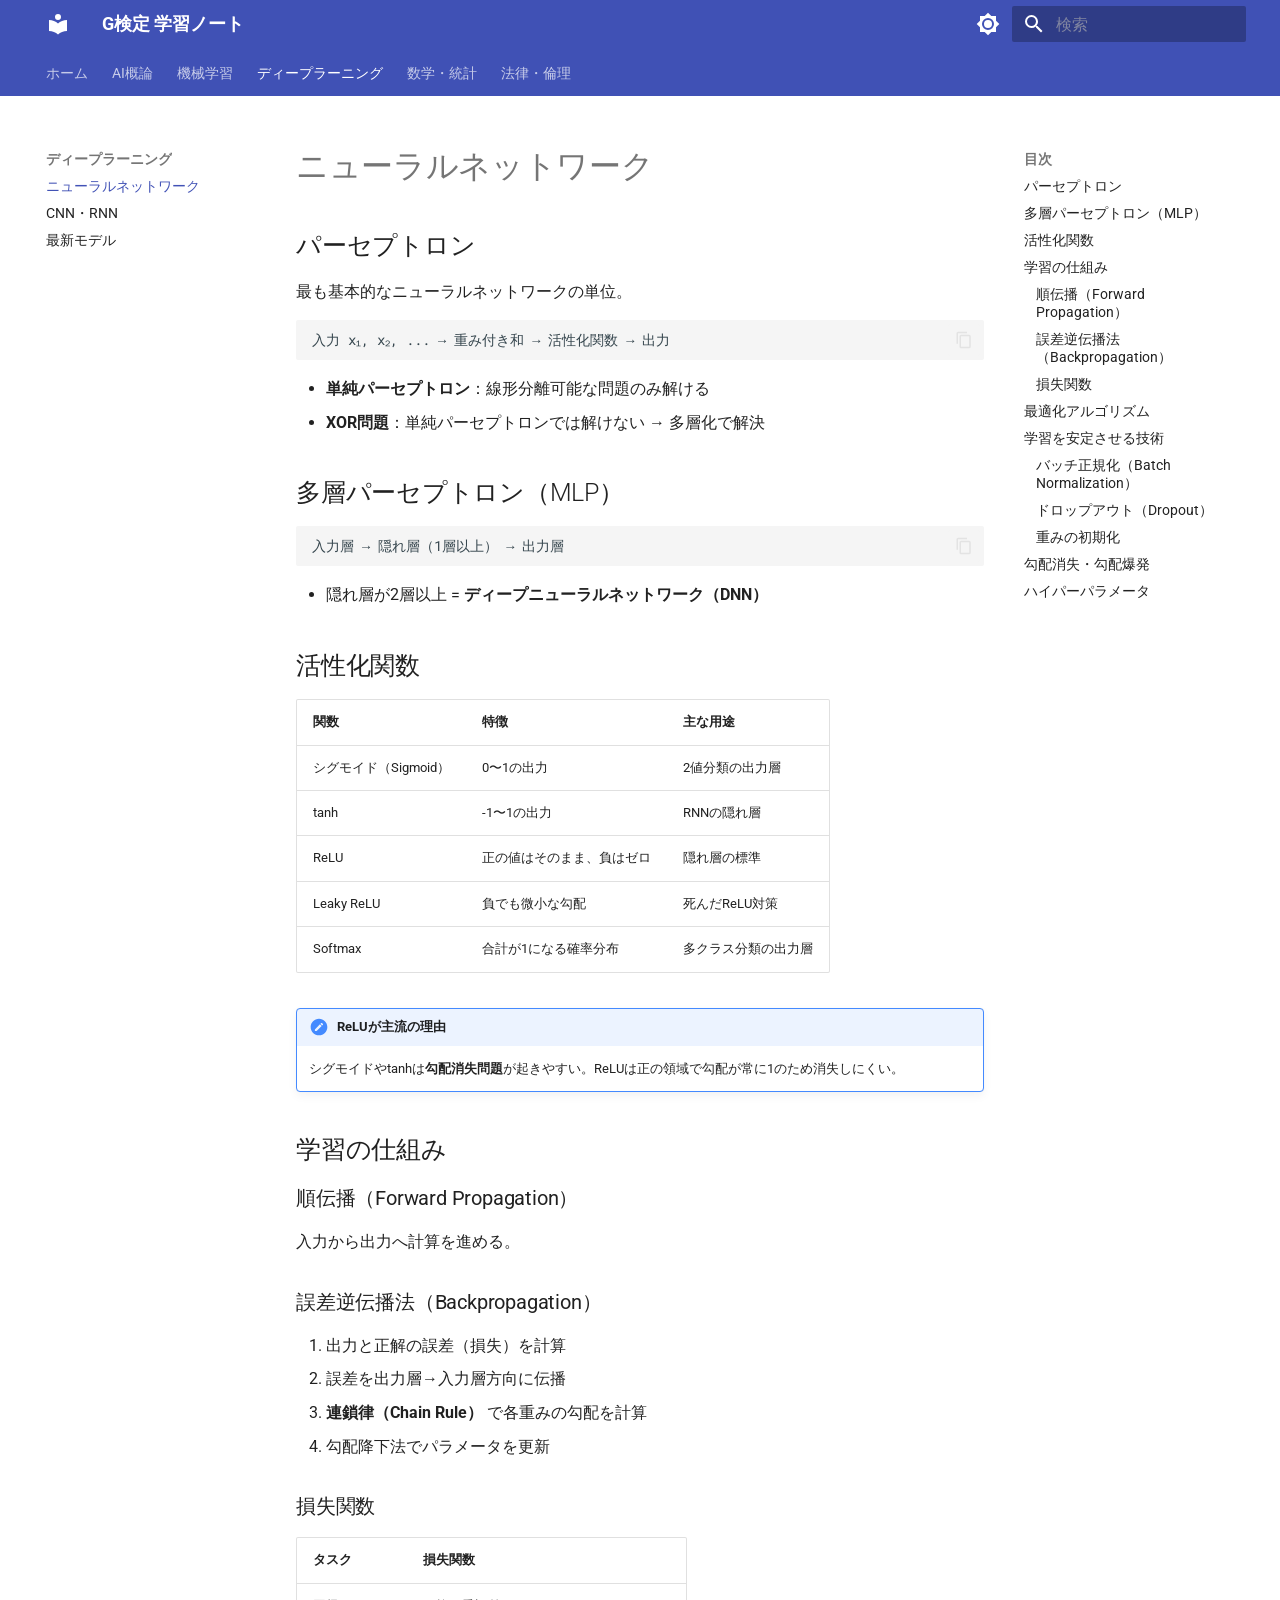
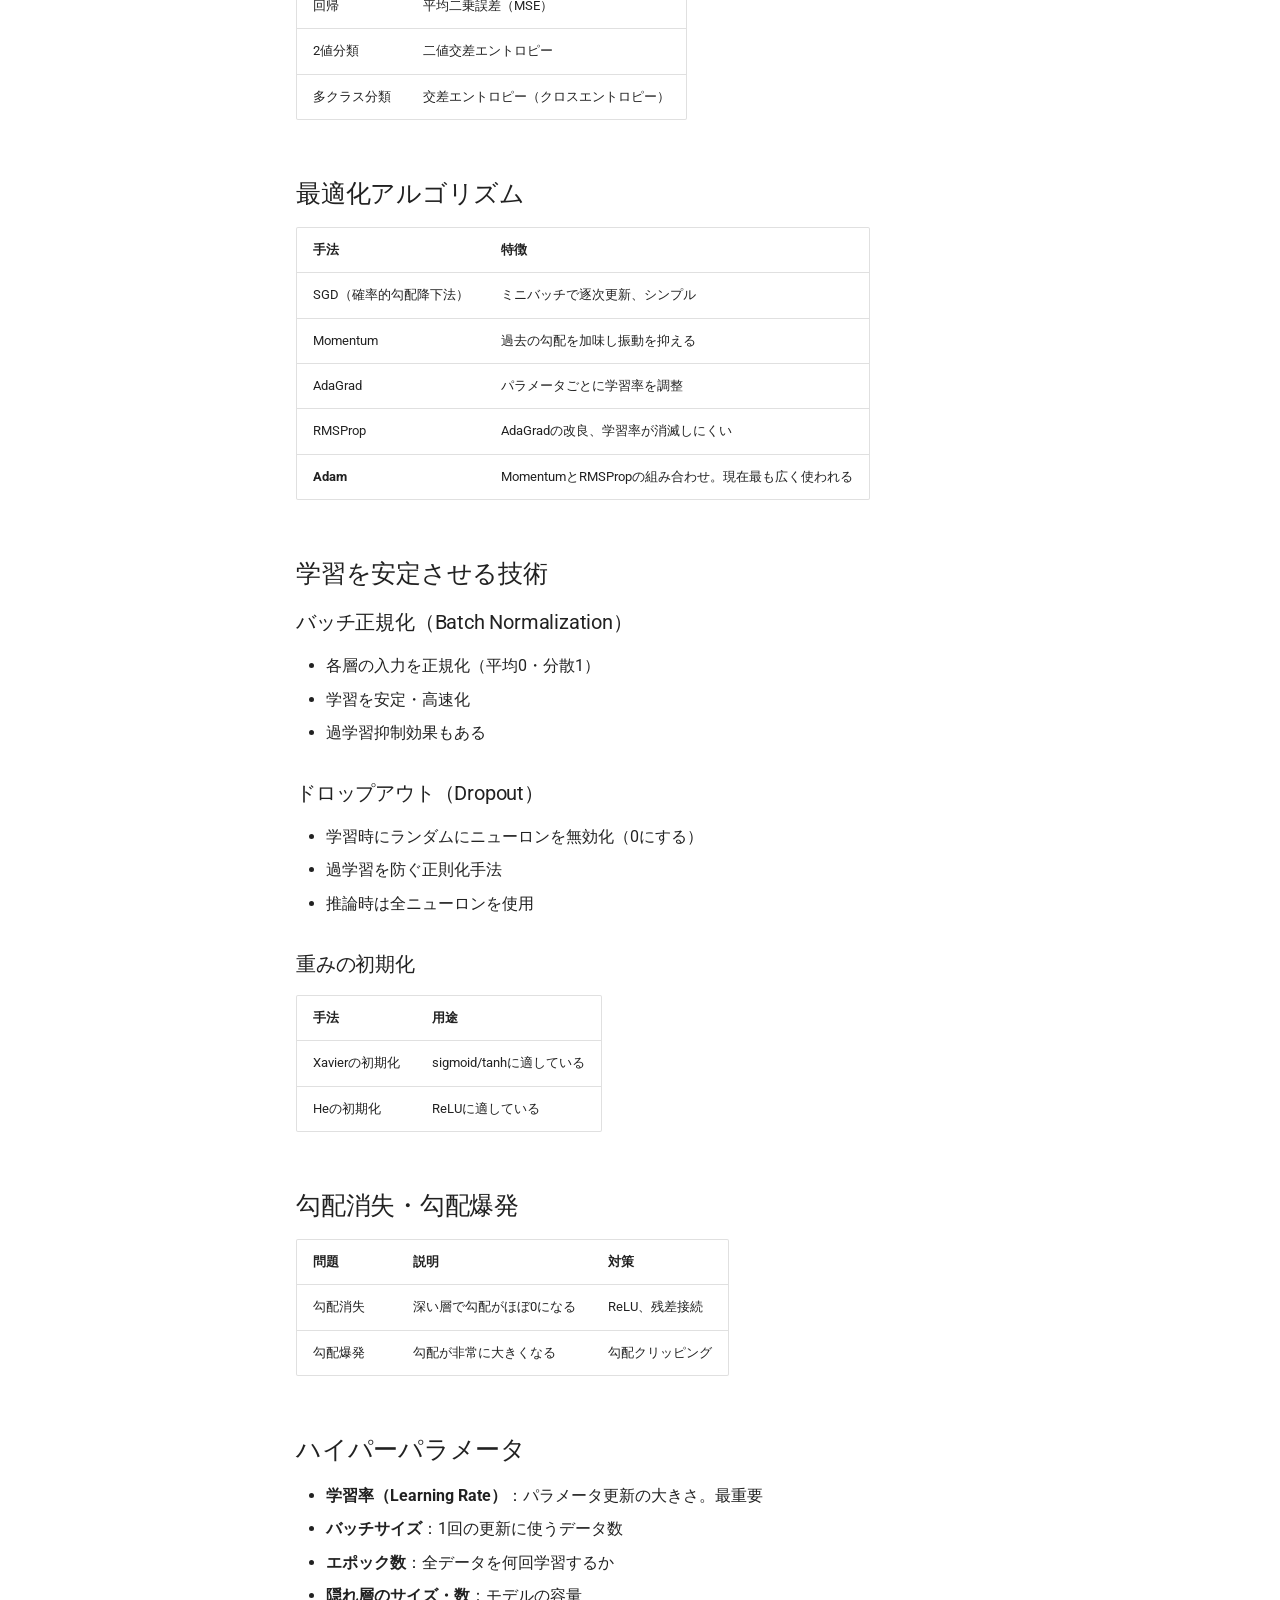
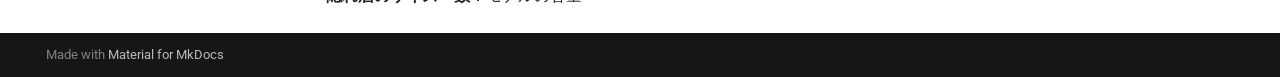
<file: dl/neural_network/index.html>
<!doctype html>
<html lang="ja" class="no-js">
  <head>
    
      <meta charset="utf-8">
      <meta name="viewport" content="width=device-width,initial-scale=1">
      
        <meta name="description" content="JDLA G検定 試験対策ノート">
      
      
        <meta name="author" content="makino">
      
      
      
        <link rel="prev" href="../../ml/methods/">
      
      
        <link rel="next" href="../cnn_rnn/">
      
      
        
      
      
      <link rel="icon" href="../../assets/images/favicon.png">
      <meta name="generator" content="mkdocs-1.6.1, mkdocs-material-9.7.6">
    
    
      
        <title>ニューラルネットワーク - G検定 学習ノート</title>
      
    
    
      <link rel="stylesheet" href="../../assets/stylesheets/main.484c7ddc.min.css">
      
        
        <link rel="stylesheet" href="../../assets/stylesheets/palette.ab4e12ef.min.css">
      
      


    
    
      
    
    
      
        
        
        <link rel="preconnect" href="https://fonts.gstatic.com" crossorigin>
        <link rel="stylesheet" href="https://fonts.googleapis.com/css?family=Roboto:300,300i,400,400i,700,700i%7CRoboto+Mono:400,400i,700,700i&display=fallback">
        <style>:root{--md-text-font:"Roboto";--md-code-font:"Roboto Mono"}</style>
      
    
    
    <script>__md_scope=new URL("../..",location),__md_hash=e=>[...e].reduce(((e,_)=>(e<<5)-e+_.charCodeAt(0)),0),__md_get=(e,_=localStorage,t=__md_scope)=>JSON.parse(_.getItem(t.pathname+"."+e)),__md_set=(e,_,t=localStorage,a=__md_scope)=>{try{t.setItem(a.pathname+"."+e,JSON.stringify(_))}catch(e){}}</script>
    
      

    
    
  </head>
  
  
    
    
      
    
    
    
    
    <body dir="ltr" data-md-color-scheme="default" data-md-color-primary="indigo" data-md-color-accent="indigo">
  
    
    <input class="md-toggle" data-md-toggle="drawer" type="checkbox" id="__drawer" autocomplete="off">
    <input class="md-toggle" data-md-toggle="search" type="checkbox" id="__search" autocomplete="off">
    <label class="md-overlay" for="__drawer"></label>
    <div data-md-component="skip">
      
        
        <a href="#_1" class="md-skip">
          コンテンツにスキップ
        </a>
      
    </div>
    <div data-md-component="announce">
      
    </div>
    
    
      

<header class="md-header" data-md-component="header">
  <nav class="md-header__inner md-grid" aria-label="ヘッダー">
    <a href="../.." title="G検定 学習ノート" class="md-header__button md-logo" aria-label="G検定 学習ノート" data-md-component="logo">
      
  
  <svg xmlns="http://www.w3.org/2000/svg" viewBox="0 0 24 24"><path d="M12 8a3 3 0 0 0 3-3 3 3 0 0 0-3-3 3 3 0 0 0-3 3 3 3 0 0 0 3 3m0 3.54C9.64 9.35 6.5 8 3 8v11c3.5 0 6.64 1.35 9 3.54 2.36-2.19 5.5-3.54 9-3.54V8c-3.5 0-6.64 1.35-9 3.54"/></svg>

    </a>
    <label class="md-header__button md-icon" for="__drawer">
      
      <svg xmlns="http://www.w3.org/2000/svg" viewBox="0 0 24 24"><path d="M3 6h18v2H3zm0 5h18v2H3zm0 5h18v2H3z"/></svg>
    </label>
    <div class="md-header__title" data-md-component="header-title">
      <div class="md-header__ellipsis">
        <div class="md-header__topic">
          <span class="md-ellipsis">
            G検定 学習ノート
          </span>
        </div>
        <div class="md-header__topic" data-md-component="header-topic">
          <span class="md-ellipsis">
            
              ニューラルネットワーク
            
          </span>
        </div>
      </div>
    </div>
    
      
        <form class="md-header__option" data-md-component="palette">
  
    
    
    
    <input class="md-option" data-md-color-media="" data-md-color-scheme="default" data-md-color-primary="indigo" data-md-color-accent="indigo"  aria-label="ダークモードに切替"  type="radio" name="__palette" id="__palette_0">
    
      <label class="md-header__button md-icon" title="ダークモードに切替" for="__palette_1" hidden>
        <svg xmlns="http://www.w3.org/2000/svg" viewBox="0 0 24 24"><path d="M12 8a4 4 0 0 0-4 4 4 4 0 0 0 4 4 4 4 0 0 0 4-4 4 4 0 0 0-4-4m0 10a6 6 0 0 1-6-6 6 6 0 0 1 6-6 6 6 0 0 1 6 6 6 6 0 0 1-6 6m8-9.31V4h-4.69L12 .69 8.69 4H4v4.69L.69 12 4 15.31V20h4.69L12 23.31 15.31 20H20v-4.69L23.31 12z"/></svg>
      </label>
    
  
    
    
    
    <input class="md-option" data-md-color-media="" data-md-color-scheme="slate" data-md-color-primary="indigo" data-md-color-accent="indigo"  aria-label="ライトモードに切替"  type="radio" name="__palette" id="__palette_1">
    
      <label class="md-header__button md-icon" title="ライトモードに切替" for="__palette_0" hidden>
        <svg xmlns="http://www.w3.org/2000/svg" viewBox="0 0 24 24"><path d="M12 18c-.89 0-1.74-.2-2.5-.55C11.56 16.5 13 14.42 13 12s-1.44-4.5-3.5-5.45C10.26 6.2 11.11 6 12 6a6 6 0 0 1 6 6 6 6 0 0 1-6 6m8-9.31V4h-4.69L12 .69 8.69 4H4v4.69L.69 12 4 15.31V20h4.69L12 23.31 15.31 20H20v-4.69L23.31 12z"/></svg>
      </label>
    
  
</form>
      
    
    
      <script>var palette=__md_get("__palette");if(palette&&palette.color){if("(prefers-color-scheme)"===palette.color.media){var media=matchMedia("(prefers-color-scheme: light)"),input=document.querySelector(media.matches?"[data-md-color-media='(prefers-color-scheme: light)']":"[data-md-color-media='(prefers-color-scheme: dark)']");palette.color.media=input.getAttribute("data-md-color-media"),palette.color.scheme=input.getAttribute("data-md-color-scheme"),palette.color.primary=input.getAttribute("data-md-color-primary"),palette.color.accent=input.getAttribute("data-md-color-accent")}for(var[key,value]of Object.entries(palette.color))document.body.setAttribute("data-md-color-"+key,value)}</script>
    
    
    
      
      
        <label class="md-header__button md-icon" for="__search">
          
          <svg xmlns="http://www.w3.org/2000/svg" viewBox="0 0 24 24"><path d="M9.5 3A6.5 6.5 0 0 1 16 9.5c0 1.61-.59 3.09-1.56 4.23l.27.27h.79l5 5-1.5 1.5-5-5v-.79l-.27-.27A6.52 6.52 0 0 1 9.5 16 6.5 6.5 0 0 1 3 9.5 6.5 6.5 0 0 1 9.5 3m0 2C7 5 5 7 5 9.5S7 14 9.5 14 14 12 14 9.5 12 5 9.5 5"/></svg>
        </label>
        <div class="md-search" data-md-component="search" role="dialog">
  <label class="md-search__overlay" for="__search"></label>
  <div class="md-search__inner" role="search">
    <form class="md-search__form" name="search">
      <input type="text" class="md-search__input" name="query" aria-label="検索" placeholder="検索" autocapitalize="off" autocorrect="off" autocomplete="off" spellcheck="false" data-md-component="search-query" required>
      <label class="md-search__icon md-icon" for="__search">
        
        <svg xmlns="http://www.w3.org/2000/svg" viewBox="0 0 24 24"><path d="M9.5 3A6.5 6.5 0 0 1 16 9.5c0 1.61-.59 3.09-1.56 4.23l.27.27h.79l5 5-1.5 1.5-5-5v-.79l-.27-.27A6.52 6.52 0 0 1 9.5 16 6.5 6.5 0 0 1 3 9.5 6.5 6.5 0 0 1 9.5 3m0 2C7 5 5 7 5 9.5S7 14 9.5 14 14 12 14 9.5 12 5 9.5 5"/></svg>
        
        <svg xmlns="http://www.w3.org/2000/svg" viewBox="0 0 24 24"><path d="M20 11v2H8l5.5 5.5-1.42 1.42L4.16 12l7.92-7.92L13.5 5.5 8 11z"/></svg>
      </label>
      <nav class="md-search__options" aria-label="検索">
        
        <button type="reset" class="md-search__icon md-icon" title="クリア" aria-label="クリア" tabindex="-1">
          
          <svg xmlns="http://www.w3.org/2000/svg" viewBox="0 0 24 24"><path d="M19 6.41 17.59 5 12 10.59 6.41 5 5 6.41 10.59 12 5 17.59 6.41 19 12 13.41 17.59 19 19 17.59 13.41 12z"/></svg>
        </button>
      </nav>
      
        <div class="md-search__suggest" data-md-component="search-suggest"></div>
      
    </form>
    <div class="md-search__output">
      <div class="md-search__scrollwrap" tabindex="0" data-md-scrollfix>
        <div class="md-search-result" data-md-component="search-result">
          <div class="md-search-result__meta">
            検索を初期化
          </div>
          <ol class="md-search-result__list" role="presentation"></ol>
        </div>
      </div>
    </div>
  </div>
</div>
      
    
    
  </nav>
  
</header>
    
    <div class="md-container" data-md-component="container">
      
      
        
          
            
<nav class="md-tabs" aria-label="タブ" data-md-component="tabs">
  <div class="md-grid">
    <ul class="md-tabs__list">
      
        
  
  
  
  
    <li class="md-tabs__item">
      <a href="../.." class="md-tabs__link">
        
  
  
    
  
  ホーム

      </a>
    </li>
  

      
        
  
  
  
  
    
    
      <li class="md-tabs__item">
        <a href="../../ai/overview/" class="md-tabs__link">
          
  
  
  AI概論

        </a>
      </li>
    
  

      
        
  
  
  
  
    
    
      <li class="md-tabs__item">
        <a href="../../ml/basics/" class="md-tabs__link">
          
  
  
  機械学習

        </a>
      </li>
    
  

      
        
  
  
  
    
  
  
    
    
      <li class="md-tabs__item md-tabs__item--active">
        <a href="./" class="md-tabs__link">
          
  
  
  ディープラーニング

        </a>
      </li>
    
  

      
        
  
  
  
  
    
    
      <li class="md-tabs__item">
        <a href="../../math/linear_algebra/" class="md-tabs__link">
          
  
  
  数学・統計

        </a>
      </li>
    
  

      
        
  
  
  
  
    
    
      <li class="md-tabs__item">
        <a href="../../ethics/ai_ethics/" class="md-tabs__link">
          
  
  
  法律・倫理

        </a>
      </li>
    
  

      
    </ul>
  </div>
</nav>
          
        
      
      <main class="md-main" data-md-component="main">
        <div class="md-main__inner md-grid">
          
            
              
              <div class="md-sidebar md-sidebar--primary" data-md-component="sidebar" data-md-type="navigation" >
                <div class="md-sidebar__scrollwrap">
                  <div class="md-sidebar__inner">
                    


  


<nav class="md-nav md-nav--primary md-nav--lifted" aria-label="ナビゲーション" data-md-level="0">
  <label class="md-nav__title" for="__drawer">
    <a href="../.." title="G検定 学習ノート" class="md-nav__button md-logo" aria-label="G検定 学習ノート" data-md-component="logo">
      
  
  <svg xmlns="http://www.w3.org/2000/svg" viewBox="0 0 24 24"><path d="M12 8a3 3 0 0 0 3-3 3 3 0 0 0-3-3 3 3 0 0 0-3 3 3 3 0 0 0 3 3m0 3.54C9.64 9.35 6.5 8 3 8v11c3.5 0 6.64 1.35 9 3.54 2.36-2.19 5.5-3.54 9-3.54V8c-3.5 0-6.64 1.35-9 3.54"/></svg>

    </a>
    G検定 学習ノート
  </label>
  
  <ul class="md-nav__list" data-md-scrollfix>
    
      
      
  
  
  
  
    <li class="md-nav__item">
      <a href="../.." class="md-nav__link">
        
  
  
  <span class="md-ellipsis">
    
  
    ホーム
  

    
  </span>
  
  

      </a>
    </li>
  

    
      
      
  
  
  
  
    
    
    
    
      
      
        
      
    
    
    <li class="md-nav__item md-nav__item--nested">
      
        
        
        <input class="md-nav__toggle md-toggle " type="checkbox" id="__nav_2" >
        
          
          <label class="md-nav__link" for="__nav_2" id="__nav_2_label" tabindex="0">
            
  
  
  <span class="md-ellipsis">
    
  
    AI概論
  

    
  </span>
  
  

            <span class="md-nav__icon md-icon"></span>
          </label>
        
        <nav class="md-nav" data-md-level="1" aria-labelledby="__nav_2_label" aria-expanded="false">
          <label class="md-nav__title" for="__nav_2">
            <span class="md-nav__icon md-icon"></span>
            
  
    AI概論
  

          </label>
          <ul class="md-nav__list" data-md-scrollfix>
            
              
                
  
  
  
  
    <li class="md-nav__item">
      <a href="../../ai/overview/" class="md-nav__link">
        
  
  
  <span class="md-ellipsis">
    
  
    AIとは
  

    
  </span>
  
  

      </a>
    </li>
  

              
            
              
                
  
  
  
  
    <li class="md-nav__item">
      <a href="../../ai/history/" class="md-nav__link">
        
  
  
  <span class="md-ellipsis">
    
  
    AI歴史
  

    
  </span>
  
  

      </a>
    </li>
  

              
            
          </ul>
        </nav>
      
    </li>
  

    
      
      
  
  
  
  
    
    
    
    
      
      
        
      
    
    
    <li class="md-nav__item md-nav__item--nested">
      
        
        
        <input class="md-nav__toggle md-toggle " type="checkbox" id="__nav_3" >
        
          
          <label class="md-nav__link" for="__nav_3" id="__nav_3_label" tabindex="0">
            
  
  
  <span class="md-ellipsis">
    
  
    機械学習
  

    
  </span>
  
  

            <span class="md-nav__icon md-icon"></span>
          </label>
        
        <nav class="md-nav" data-md-level="1" aria-labelledby="__nav_3_label" aria-expanded="false">
          <label class="md-nav__title" for="__nav_3">
            <span class="md-nav__icon md-icon"></span>
            
  
    機械学習
  

          </label>
          <ul class="md-nav__list" data-md-scrollfix>
            
              
                
  
  
  
  
    <li class="md-nav__item">
      <a href="../../ml/basics/" class="md-nav__link">
        
  
  
  <span class="md-ellipsis">
    
  
    機械学習の基礎
  

    
  </span>
  
  

      </a>
    </li>
  

              
            
              
                
  
  
  
  
    <li class="md-nav__item">
      <a href="../../ml/methods/" class="md-nav__link">
        
  
  
  <span class="md-ellipsis">
    
  
    代表的な手法
  

    
  </span>
  
  

      </a>
    </li>
  

              
            
          </ul>
        </nav>
      
    </li>
  

    
      
      
  
  
    
  
  
  
    
    
    
    
      
        
        
      
      
        
      
    
    
    <li class="md-nav__item md-nav__item--active md-nav__item--section md-nav__item--nested">
      
        
        
        <input class="md-nav__toggle md-toggle " type="checkbox" id="__nav_4" checked>
        
          
          <label class="md-nav__link" for="__nav_4" id="__nav_4_label" tabindex="">
            
  
  
  <span class="md-ellipsis">
    
  
    ディープラーニング
  

    
  </span>
  
  

            <span class="md-nav__icon md-icon"></span>
          </label>
        
        <nav class="md-nav" data-md-level="1" aria-labelledby="__nav_4_label" aria-expanded="true">
          <label class="md-nav__title" for="__nav_4">
            <span class="md-nav__icon md-icon"></span>
            
  
    ディープラーニング
  

          </label>
          <ul class="md-nav__list" data-md-scrollfix>
            
              
                
  
  
    
  
  
  
    <li class="md-nav__item md-nav__item--active">
      
      <input class="md-nav__toggle md-toggle" type="checkbox" id="__toc">
      
      
        
      
      
        <label class="md-nav__link md-nav__link--active" for="__toc">
          
  
  
  <span class="md-ellipsis">
    
  
    ニューラルネットワーク
  

    
  </span>
  
  

          <span class="md-nav__icon md-icon"></span>
        </label>
      
      <a href="./" class="md-nav__link md-nav__link--active">
        
  
  
  <span class="md-ellipsis">
    
  
    ニューラルネットワーク
  

    
  </span>
  
  

      </a>
      
        

<nav class="md-nav md-nav--secondary" aria-label="目次">
  
  
  
    
  
  
    <label class="md-nav__title" for="__toc">
      <span class="md-nav__icon md-icon"></span>
      目次
    </label>
    <ul class="md-nav__list" data-md-component="toc" data-md-scrollfix>
      
        <li class="md-nav__item">
  <a href="#_2" class="md-nav__link">
    <span class="md-ellipsis">
      
        パーセプトロン
      
    </span>
  </a>
  
</li>
      
        <li class="md-nav__item">
  <a href="#mlp" class="md-nav__link">
    <span class="md-ellipsis">
      
        多層パーセプトロン（MLP）
      
    </span>
  </a>
  
</li>
      
        <li class="md-nav__item">
  <a href="#_3" class="md-nav__link">
    <span class="md-ellipsis">
      
        活性化関数
      
    </span>
  </a>
  
</li>
      
        <li class="md-nav__item">
  <a href="#_4" class="md-nav__link">
    <span class="md-ellipsis">
      
        学習の仕組み
      
    </span>
  </a>
  
    <nav class="md-nav" aria-label="学習の仕組み">
      <ul class="md-nav__list">
        
          <li class="md-nav__item">
  <a href="#forward-propagation" class="md-nav__link">
    <span class="md-ellipsis">
      
        順伝播（Forward Propagation）
      
    </span>
  </a>
  
</li>
        
          <li class="md-nav__item">
  <a href="#backpropagation" class="md-nav__link">
    <span class="md-ellipsis">
      
        誤差逆伝播法（Backpropagation）
      
    </span>
  </a>
  
</li>
        
          <li class="md-nav__item">
  <a href="#_5" class="md-nav__link">
    <span class="md-ellipsis">
      
        損失関数
      
    </span>
  </a>
  
</li>
        
      </ul>
    </nav>
  
</li>
      
        <li class="md-nav__item">
  <a href="#_6" class="md-nav__link">
    <span class="md-ellipsis">
      
        最適化アルゴリズム
      
    </span>
  </a>
  
</li>
      
        <li class="md-nav__item">
  <a href="#_7" class="md-nav__link">
    <span class="md-ellipsis">
      
        学習を安定させる技術
      
    </span>
  </a>
  
    <nav class="md-nav" aria-label="学習を安定させる技術">
      <ul class="md-nav__list">
        
          <li class="md-nav__item">
  <a href="#batch-normalization" class="md-nav__link">
    <span class="md-ellipsis">
      
        バッチ正規化（Batch Normalization）
      
    </span>
  </a>
  
</li>
        
          <li class="md-nav__item">
  <a href="#dropout" class="md-nav__link">
    <span class="md-ellipsis">
      
        ドロップアウト（Dropout）
      
    </span>
  </a>
  
</li>
        
          <li class="md-nav__item">
  <a href="#_8" class="md-nav__link">
    <span class="md-ellipsis">
      
        重みの初期化
      
    </span>
  </a>
  
</li>
        
      </ul>
    </nav>
  
</li>
      
        <li class="md-nav__item">
  <a href="#_9" class="md-nav__link">
    <span class="md-ellipsis">
      
        勾配消失・勾配爆発
      
    </span>
  </a>
  
</li>
      
        <li class="md-nav__item">
  <a href="#_10" class="md-nav__link">
    <span class="md-ellipsis">
      
        ハイパーパラメータ
      
    </span>
  </a>
  
</li>
      
    </ul>
  
</nav>
      
    </li>
  

              
            
              
                
  
  
  
  
    <li class="md-nav__item">
      <a href="../cnn_rnn/" class="md-nav__link">
        
  
  
  <span class="md-ellipsis">
    
  
    CNN・RNN
  

    
  </span>
  
  

      </a>
    </li>
  

              
            
              
                
  
  
  
  
    <li class="md-nav__item">
      <a href="../modern_models/" class="md-nav__link">
        
  
  
  <span class="md-ellipsis">
    
  
    最新モデル
  

    
  </span>
  
  

      </a>
    </li>
  

              
            
          </ul>
        </nav>
      
    </li>
  

    
      
      
  
  
  
  
    
    
    
    
      
      
        
      
    
    
    <li class="md-nav__item md-nav__item--nested">
      
        
        
        <input class="md-nav__toggle md-toggle " type="checkbox" id="__nav_5" >
        
          
          <label class="md-nav__link" for="__nav_5" id="__nav_5_label" tabindex="0">
            
  
  
  <span class="md-ellipsis">
    
  
    数学・統計
  

    
  </span>
  
  

            <span class="md-nav__icon md-icon"></span>
          </label>
        
        <nav class="md-nav" data-md-level="1" aria-labelledby="__nav_5_label" aria-expanded="false">
          <label class="md-nav__title" for="__nav_5">
            <span class="md-nav__icon md-icon"></span>
            
  
    数学・統計
  

          </label>
          <ul class="md-nav__list" data-md-scrollfix>
            
              
                
  
  
  
  
    <li class="md-nav__item">
      <a href="../../math/linear_algebra/" class="md-nav__link">
        
  
  
  <span class="md-ellipsis">
    
  
    線形代数
  

    
  </span>
  
  

      </a>
    </li>
  

              
            
              
                
  
  
  
  
    <li class="md-nav__item">
      <a href="../../math/statistics/" class="md-nav__link">
        
  
  
  <span class="md-ellipsis">
    
  
    確率・統計
  

    
  </span>
  
  

      </a>
    </li>
  

              
            
          </ul>
        </nav>
      
    </li>
  

    
      
      
  
  
  
  
    
    
    
    
      
      
        
      
    
    
    <li class="md-nav__item md-nav__item--nested">
      
        
        
        <input class="md-nav__toggle md-toggle " type="checkbox" id="__nav_6" >
        
          
          <label class="md-nav__link" for="__nav_6" id="__nav_6_label" tabindex="0">
            
  
  
  <span class="md-ellipsis">
    
  
    法律・倫理
  

    
  </span>
  
  

            <span class="md-nav__icon md-icon"></span>
          </label>
        
        <nav class="md-nav" data-md-level="1" aria-labelledby="__nav_6_label" aria-expanded="false">
          <label class="md-nav__title" for="__nav_6">
            <span class="md-nav__icon md-icon"></span>
            
  
    法律・倫理
  

          </label>
          <ul class="md-nav__list" data-md-scrollfix>
            
              
                
  
  
  
  
    <li class="md-nav__item">
      <a href="../../ethics/ai_ethics/" class="md-nav__link">
        
  
  
  <span class="md-ellipsis">
    
  
    AI倫理
  

    
  </span>
  
  

      </a>
    </li>
  

              
            
              
                
  
  
  
  
    <li class="md-nav__item">
      <a href="../../ethics/regulations/" class="md-nav__link">
        
  
  
  <span class="md-ellipsis">
    
  
    法規制
  

    
  </span>
  
  

      </a>
    </li>
  

              
            
          </ul>
        </nav>
      
    </li>
  

    
  </ul>
</nav>
                  </div>
                </div>
              </div>
            
            
              
              <div class="md-sidebar md-sidebar--secondary" data-md-component="sidebar" data-md-type="toc" >
                <div class="md-sidebar__scrollwrap">
                  <div class="md-sidebar__inner">
                    

<nav class="md-nav md-nav--secondary" aria-label="目次">
  
  
  
    
  
  
    <label class="md-nav__title" for="__toc">
      <span class="md-nav__icon md-icon"></span>
      目次
    </label>
    <ul class="md-nav__list" data-md-component="toc" data-md-scrollfix>
      
        <li class="md-nav__item">
  <a href="#_2" class="md-nav__link">
    <span class="md-ellipsis">
      
        パーセプトロン
      
    </span>
  </a>
  
</li>
      
        <li class="md-nav__item">
  <a href="#mlp" class="md-nav__link">
    <span class="md-ellipsis">
      
        多層パーセプトロン（MLP）
      
    </span>
  </a>
  
</li>
      
        <li class="md-nav__item">
  <a href="#_3" class="md-nav__link">
    <span class="md-ellipsis">
      
        活性化関数
      
    </span>
  </a>
  
</li>
      
        <li class="md-nav__item">
  <a href="#_4" class="md-nav__link">
    <span class="md-ellipsis">
      
        学習の仕組み
      
    </span>
  </a>
  
    <nav class="md-nav" aria-label="学習の仕組み">
      <ul class="md-nav__list">
        
          <li class="md-nav__item">
  <a href="#forward-propagation" class="md-nav__link">
    <span class="md-ellipsis">
      
        順伝播（Forward Propagation）
      
    </span>
  </a>
  
</li>
        
          <li class="md-nav__item">
  <a href="#backpropagation" class="md-nav__link">
    <span class="md-ellipsis">
      
        誤差逆伝播法（Backpropagation）
      
    </span>
  </a>
  
</li>
        
          <li class="md-nav__item">
  <a href="#_5" class="md-nav__link">
    <span class="md-ellipsis">
      
        損失関数
      
    </span>
  </a>
  
</li>
        
      </ul>
    </nav>
  
</li>
      
        <li class="md-nav__item">
  <a href="#_6" class="md-nav__link">
    <span class="md-ellipsis">
      
        最適化アルゴリズム
      
    </span>
  </a>
  
</li>
      
        <li class="md-nav__item">
  <a href="#_7" class="md-nav__link">
    <span class="md-ellipsis">
      
        学習を安定させる技術
      
    </span>
  </a>
  
    <nav class="md-nav" aria-label="学習を安定させる技術">
      <ul class="md-nav__list">
        
          <li class="md-nav__item">
  <a href="#batch-normalization" class="md-nav__link">
    <span class="md-ellipsis">
      
        バッチ正規化（Batch Normalization）
      
    </span>
  </a>
  
</li>
        
          <li class="md-nav__item">
  <a href="#dropout" class="md-nav__link">
    <span class="md-ellipsis">
      
        ドロップアウト（Dropout）
      
    </span>
  </a>
  
</li>
        
          <li class="md-nav__item">
  <a href="#_8" class="md-nav__link">
    <span class="md-ellipsis">
      
        重みの初期化
      
    </span>
  </a>
  
</li>
        
      </ul>
    </nav>
  
</li>
      
        <li class="md-nav__item">
  <a href="#_9" class="md-nav__link">
    <span class="md-ellipsis">
      
        勾配消失・勾配爆発
      
    </span>
  </a>
  
</li>
      
        <li class="md-nav__item">
  <a href="#_10" class="md-nav__link">
    <span class="md-ellipsis">
      
        ハイパーパラメータ
      
    </span>
  </a>
  
</li>
      
    </ul>
  
</nav>
                  </div>
                </div>
              </div>
            
          
          
            <div class="md-content" data-md-component="content">
              
              <article class="md-content__inner md-typeset">
                
                  



<h1 id="_1">ニューラルネットワーク<a class="headerlink" href="#_1" title="Permanent link">&para;</a></h1>
<h2 id="_2">パーセプトロン<a class="headerlink" href="#_2" title="Permanent link">&para;</a></h2>
<p>最も基本的なニューラルネットワークの単位。</p>
<div class="highlight"><pre><span></span><code>入力 x₁, x₂, ... → 重み付き和 → 活性化関数 → 出力
</code></pre></div>
<ul>
<li><strong>単純パーセプトロン</strong>：線形分離可能な問題のみ解ける</li>
<li><strong>XOR問題</strong>：単純パーセプトロンでは解けない → 多層化で解決</li>
</ul>
<h2 id="mlp">多層パーセプトロン（MLP）<a class="headerlink" href="#mlp" title="Permanent link">&para;</a></h2>
<div class="highlight"><pre><span></span><code>入力層 → 隠れ層（1層以上） → 出力層
</code></pre></div>
<ul>
<li>隠れ層が2層以上 = <strong>ディープニューラルネットワーク（DNN）</strong></li>
</ul>
<h2 id="_3">活性化関数<a class="headerlink" href="#_3" title="Permanent link">&para;</a></h2>
<table>
<thead>
<tr>
<th>関数</th>
<th>特徴</th>
<th>主な用途</th>
</tr>
</thead>
<tbody>
<tr>
<td>シグモイド（Sigmoid）</td>
<td>0〜1の出力</td>
<td>2値分類の出力層</td>
</tr>
<tr>
<td>tanh</td>
<td>-1〜1の出力</td>
<td>RNNの隠れ層</td>
</tr>
<tr>
<td>ReLU</td>
<td>正の値はそのまま、負はゼロ</td>
<td>隠れ層の標準</td>
</tr>
<tr>
<td>Leaky ReLU</td>
<td>負でも微小な勾配</td>
<td>死んだReLU対策</td>
</tr>
<tr>
<td>Softmax</td>
<td>合計が1になる確率分布</td>
<td>多クラス分類の出力層</td>
</tr>
</tbody>
</table>
<div class="admonition note">
<p class="admonition-title">ReLUが主流の理由</p>
<p>シグモイドやtanhは<strong>勾配消失問題</strong>が起きやすい。ReLUは正の領域で勾配が常に1のため消失しにくい。</p>
</div>
<h2 id="_4">学習の仕組み<a class="headerlink" href="#_4" title="Permanent link">&para;</a></h2>
<h3 id="forward-propagation">順伝播（Forward Propagation）<a class="headerlink" href="#forward-propagation" title="Permanent link">&para;</a></h3>
<p>入力から出力へ計算を進める。</p>
<h3 id="backpropagation">誤差逆伝播法（Backpropagation）<a class="headerlink" href="#backpropagation" title="Permanent link">&para;</a></h3>
<ol>
<li>出力と正解の誤差（損失）を計算</li>
<li>誤差を出力層→入力層方向に伝播</li>
<li><strong>連鎖律（Chain Rule）</strong> で各重みの勾配を計算</li>
<li>勾配降下法でパラメータを更新</li>
</ol>
<h3 id="_5">損失関数<a class="headerlink" href="#_5" title="Permanent link">&para;</a></h3>
<table>
<thead>
<tr>
<th>タスク</th>
<th>損失関数</th>
</tr>
</thead>
<tbody>
<tr>
<td>回帰</td>
<td>平均二乗誤差（MSE）</td>
</tr>
<tr>
<td>2値分類</td>
<td>二値交差エントロピー</td>
</tr>
<tr>
<td>多クラス分類</td>
<td>交差エントロピー（クロスエントロピー）</td>
</tr>
</tbody>
</table>
<h2 id="_6">最適化アルゴリズム<a class="headerlink" href="#_6" title="Permanent link">&para;</a></h2>
<table>
<thead>
<tr>
<th>手法</th>
<th>特徴</th>
</tr>
</thead>
<tbody>
<tr>
<td>SGD（確率的勾配降下法）</td>
<td>ミニバッチで逐次更新、シンプル</td>
</tr>
<tr>
<td>Momentum</td>
<td>過去の勾配を加味し振動を抑える</td>
</tr>
<tr>
<td>AdaGrad</td>
<td>パラメータごとに学習率を調整</td>
</tr>
<tr>
<td>RMSProp</td>
<td>AdaGradの改良、学習率が消滅しにくい</td>
</tr>
<tr>
<td><strong>Adam</strong></td>
<td>MomentumとRMSPropの組み合わせ。現在最も広く使われる</td>
</tr>
</tbody>
</table>
<h2 id="_7">学習を安定させる技術<a class="headerlink" href="#_7" title="Permanent link">&para;</a></h2>
<h3 id="batch-normalization">バッチ正規化（Batch Normalization）<a class="headerlink" href="#batch-normalization" title="Permanent link">&para;</a></h3>
<ul>
<li>各層の入力を正規化（平均0・分散1）</li>
<li>学習を安定・高速化</li>
<li>過学習抑制効果もある</li>
</ul>
<h3 id="dropout">ドロップアウト（Dropout）<a class="headerlink" href="#dropout" title="Permanent link">&para;</a></h3>
<ul>
<li>学習時にランダムにニューロンを無効化（0にする）</li>
<li>過学習を防ぐ正則化手法</li>
<li>推論時は全ニューロンを使用</li>
</ul>
<h3 id="_8">重みの初期化<a class="headerlink" href="#_8" title="Permanent link">&para;</a></h3>
<table>
<thead>
<tr>
<th>手法</th>
<th>用途</th>
</tr>
</thead>
<tbody>
<tr>
<td>Xavierの初期化</td>
<td>sigmoid/tanhに適している</td>
</tr>
<tr>
<td>Heの初期化</td>
<td>ReLUに適している</td>
</tr>
</tbody>
</table>
<h2 id="_9">勾配消失・勾配爆発<a class="headerlink" href="#_9" title="Permanent link">&para;</a></h2>
<table>
<thead>
<tr>
<th>問題</th>
<th>説明</th>
<th>対策</th>
</tr>
</thead>
<tbody>
<tr>
<td>勾配消失</td>
<td>深い層で勾配がほぼ0になる</td>
<td>ReLU、残差接続</td>
</tr>
<tr>
<td>勾配爆発</td>
<td>勾配が非常に大きくなる</td>
<td>勾配クリッピング</td>
</tr>
</tbody>
</table>
<h2 id="_10">ハイパーパラメータ<a class="headerlink" href="#_10" title="Permanent link">&para;</a></h2>
<ul>
<li><strong>学習率（Learning Rate）</strong>：パラメータ更新の大きさ。最重要</li>
<li><strong>バッチサイズ</strong>：1回の更新に使うデータ数</li>
<li><strong>エポック数</strong>：全データを何回学習するか</li>
<li><strong>隠れ層のサイズ・数</strong>：モデルの容量</li>
</ul>












                
              </article>
            </div>
          
          
<script>var target=document.getElementById(location.hash.slice(1));target&&target.name&&(target.checked=target.name.startsWith("__tabbed_"))</script>
        </div>
        
          <button type="button" class="md-top md-icon" data-md-component="top" hidden>
  
  <svg xmlns="http://www.w3.org/2000/svg" viewBox="0 0 24 24"><path d="M13 20h-2V8l-5.5 5.5-1.42-1.42L12 4.16l7.92 7.92-1.42 1.42L13 8z"/></svg>
  ページトップへ戻る
</button>
        
      </main>
      
        <footer class="md-footer">
  
  <div class="md-footer-meta md-typeset">
    <div class="md-footer-meta__inner md-grid">
      <div class="md-copyright">
  
  
    Made with
    <a href="https://squidfunk.github.io/mkdocs-material/" target="_blank" rel="noopener">
      Material for MkDocs
    </a>
  
</div>
      
    </div>
  </div>
</footer>
      
    </div>
    <div class="md-dialog" data-md-component="dialog">
      <div class="md-dialog__inner md-typeset"></div>
    </div>
    
    
    
      
      
      <script id="__config" type="application/json">{"annotate": null, "base": "../..", "features": ["navigation.tabs", "navigation.sections", "navigation.top", "search.highlight", "search.suggest", "content.code.copy"], "search": "../../assets/javascripts/workers/search.2c215733.min.js", "tags": null, "translations": {"clipboard.copied": "\u30b3\u30d4\u30fc\u3057\u307e\u3057\u305f", "clipboard.copy": "\u30af\u30ea\u30c3\u30d7\u30dc\u30fc\u30c9\u3078\u30b3\u30d4\u30fc", "search.result.more.one": "\u3053\u306e\u30da\u30fc\u30b8\u5185\u306b\u3082\u30461\u4ef6\u898b\u3064\u304b\u308a\u307e\u3057\u305f", "search.result.more.other": "\u3053\u306e\u30da\u30fc\u30b8\u5185\u306b\u3042\u3068#\u4ef6\u898b\u3064\u304b\u308a\u307e\u3057\u305f", "search.result.none": "\u4f55\u3082\u898b\u3064\u304b\u308a\u307e\u305b\u3093\u3067\u3057\u305f", "search.result.one": "1\u4ef6\u898b\u3064\u304b\u308a\u307e\u3057\u305f", "search.result.other": "#\u4ef6\u898b\u3064\u304b\u308a\u307e\u3057\u305f", "search.result.placeholder": "\u691c\u7d22\u30ad\u30fc\u30ef\u30fc\u30c9\u3092\u5165\u529b\u3057\u3066\u304f\u3060\u3055\u3044", "search.result.term.missing": "\u691c\u7d22\u306b\u542b\u307e\u308c\u306a\u3044", "select.version": "\u30d0\u30fc\u30b8\u30e7\u30f3\u5207\u308a\u66ff\u3048"}, "version": null}</script>
    
    
      <script src="../../assets/javascripts/bundle.79ae519e.min.js"></script>
      
    
  </body>
</html>
</file>
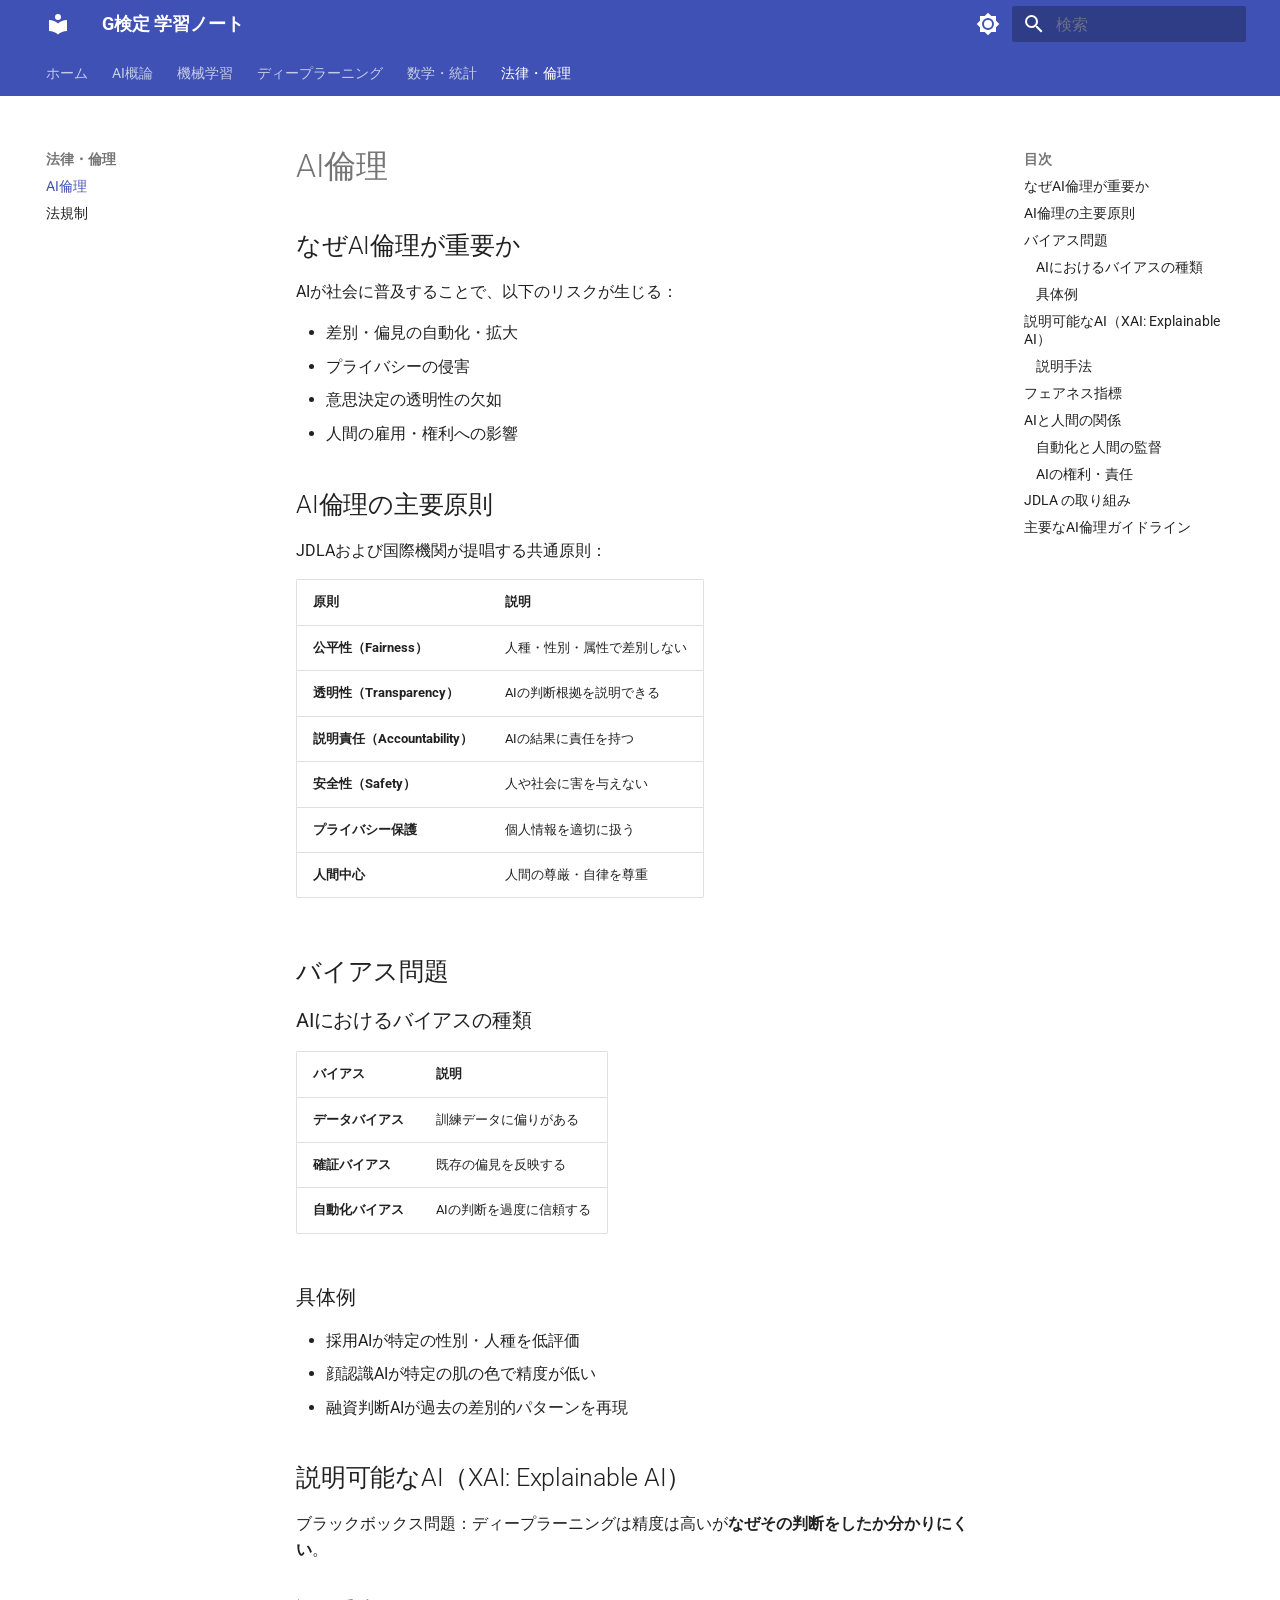
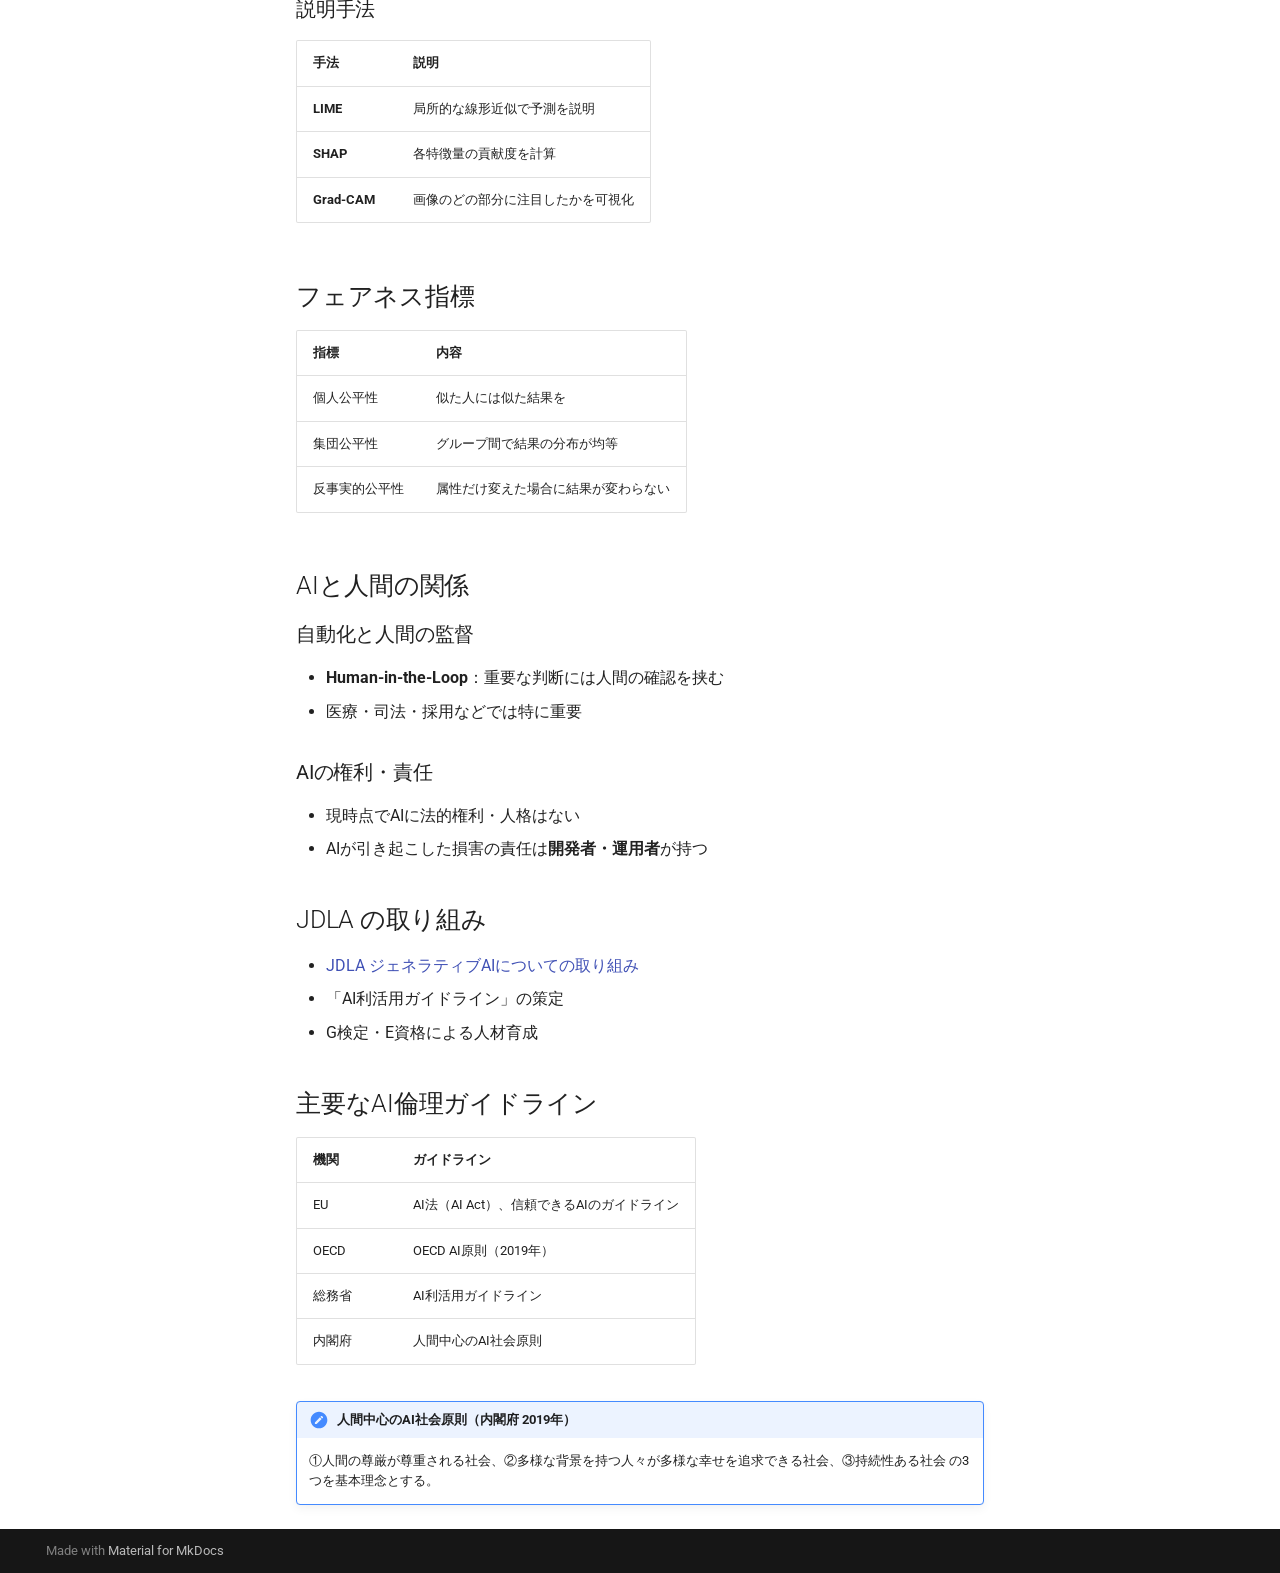
<file: ethics/ai_ethics/index.html>
<!doctype html>
<html lang="ja" class="no-js">
  <head>
    
      <meta charset="utf-8">
      <meta name="viewport" content="width=device-width,initial-scale=1">
      
        <meta name="description" content="JDLA G検定 試験対策ノート">
      
      
        <meta name="author" content="makino">
      
      
      
        <link rel="prev" href="../../math/statistics/">
      
      
        <link rel="next" href="../regulations/">
      
      
        
      
      
      <link rel="icon" href="../../assets/images/favicon.png">
      <meta name="generator" content="mkdocs-1.6.1, mkdocs-material-9.7.6">
    
    
      
        <title>AI倫理 - G検定 学習ノート</title>
      
    
    
      <link rel="stylesheet" href="../../assets/stylesheets/main.484c7ddc.min.css">
      
        
        <link rel="stylesheet" href="../../assets/stylesheets/palette.ab4e12ef.min.css">
      
      


    
    
      
    
    
      
        
        
        <link rel="preconnect" href="https://fonts.gstatic.com" crossorigin>
        <link rel="stylesheet" href="https://fonts.googleapis.com/css?family=Roboto:300,300i,400,400i,700,700i%7CRoboto+Mono:400,400i,700,700i&display=fallback">
        <style>:root{--md-text-font:"Roboto";--md-code-font:"Roboto Mono"}</style>
      
    
    
    <script>__md_scope=new URL("../..",location),__md_hash=e=>[...e].reduce(((e,_)=>(e<<5)-e+_.charCodeAt(0)),0),__md_get=(e,_=localStorage,t=__md_scope)=>JSON.parse(_.getItem(t.pathname+"."+e)),__md_set=(e,_,t=localStorage,a=__md_scope)=>{try{t.setItem(a.pathname+"."+e,JSON.stringify(_))}catch(e){}}</script>
    
      

    
    
  </head>
  
  
    
    
      
    
    
    
    
    <body dir="ltr" data-md-color-scheme="default" data-md-color-primary="indigo" data-md-color-accent="indigo">
  
    
    <input class="md-toggle" data-md-toggle="drawer" type="checkbox" id="__drawer" autocomplete="off">
    <input class="md-toggle" data-md-toggle="search" type="checkbox" id="__search" autocomplete="off">
    <label class="md-overlay" for="__drawer"></label>
    <div data-md-component="skip">
      
        
        <a href="#ai" class="md-skip">
          コンテンツにスキップ
        </a>
      
    </div>
    <div data-md-component="announce">
      
    </div>
    
    
      

<header class="md-header" data-md-component="header">
  <nav class="md-header__inner md-grid" aria-label="ヘッダー">
    <a href="../.." title="G検定 学習ノート" class="md-header__button md-logo" aria-label="G検定 学習ノート" data-md-component="logo">
      
  
  <svg xmlns="http://www.w3.org/2000/svg" viewBox="0 0 24 24"><path d="M12 8a3 3 0 0 0 3-3 3 3 0 0 0-3-3 3 3 0 0 0-3 3 3 3 0 0 0 3 3m0 3.54C9.64 9.35 6.5 8 3 8v11c3.5 0 6.64 1.35 9 3.54 2.36-2.19 5.5-3.54 9-3.54V8c-3.5 0-6.64 1.35-9 3.54"/></svg>

    </a>
    <label class="md-header__button md-icon" for="__drawer">
      
      <svg xmlns="http://www.w3.org/2000/svg" viewBox="0 0 24 24"><path d="M3 6h18v2H3zm0 5h18v2H3zm0 5h18v2H3z"/></svg>
    </label>
    <div class="md-header__title" data-md-component="header-title">
      <div class="md-header__ellipsis">
        <div class="md-header__topic">
          <span class="md-ellipsis">
            G検定 学習ノート
          </span>
        </div>
        <div class="md-header__topic" data-md-component="header-topic">
          <span class="md-ellipsis">
            
              AI倫理
            
          </span>
        </div>
      </div>
    </div>
    
      
        <form class="md-header__option" data-md-component="palette">
  
    
    
    
    <input class="md-option" data-md-color-media="" data-md-color-scheme="default" data-md-color-primary="indigo" data-md-color-accent="indigo"  aria-label="ダークモードに切替"  type="radio" name="__palette" id="__palette_0">
    
      <label class="md-header__button md-icon" title="ダークモードに切替" for="__palette_1" hidden>
        <svg xmlns="http://www.w3.org/2000/svg" viewBox="0 0 24 24"><path d="M12 8a4 4 0 0 0-4 4 4 4 0 0 0 4 4 4 4 0 0 0 4-4 4 4 0 0 0-4-4m0 10a6 6 0 0 1-6-6 6 6 0 0 1 6-6 6 6 0 0 1 6 6 6 6 0 0 1-6 6m8-9.31V4h-4.69L12 .69 8.69 4H4v4.69L.69 12 4 15.31V20h4.69L12 23.31 15.31 20H20v-4.69L23.31 12z"/></svg>
      </label>
    
  
    
    
    
    <input class="md-option" data-md-color-media="" data-md-color-scheme="slate" data-md-color-primary="indigo" data-md-color-accent="indigo"  aria-label="ライトモードに切替"  type="radio" name="__palette" id="__palette_1">
    
      <label class="md-header__button md-icon" title="ライトモードに切替" for="__palette_0" hidden>
        <svg xmlns="http://www.w3.org/2000/svg" viewBox="0 0 24 24"><path d="M12 18c-.89 0-1.74-.2-2.5-.55C11.56 16.5 13 14.42 13 12s-1.44-4.5-3.5-5.45C10.26 6.2 11.11 6 12 6a6 6 0 0 1 6 6 6 6 0 0 1-6 6m8-9.31V4h-4.69L12 .69 8.69 4H4v4.69L.69 12 4 15.31V20h4.69L12 23.31 15.31 20H20v-4.69L23.31 12z"/></svg>
      </label>
    
  
</form>
      
    
    
      <script>var palette=__md_get("__palette");if(palette&&palette.color){if("(prefers-color-scheme)"===palette.color.media){var media=matchMedia("(prefers-color-scheme: light)"),input=document.querySelector(media.matches?"[data-md-color-media='(prefers-color-scheme: light)']":"[data-md-color-media='(prefers-color-scheme: dark)']");palette.color.media=input.getAttribute("data-md-color-media"),palette.color.scheme=input.getAttribute("data-md-color-scheme"),palette.color.primary=input.getAttribute("data-md-color-primary"),palette.color.accent=input.getAttribute("data-md-color-accent")}for(var[key,value]of Object.entries(palette.color))document.body.setAttribute("data-md-color-"+key,value)}</script>
    
    
    
      
      
        <label class="md-header__button md-icon" for="__search">
          
          <svg xmlns="http://www.w3.org/2000/svg" viewBox="0 0 24 24"><path d="M9.5 3A6.5 6.5 0 0 1 16 9.5c0 1.61-.59 3.09-1.56 4.23l.27.27h.79l5 5-1.5 1.5-5-5v-.79l-.27-.27A6.52 6.52 0 0 1 9.5 16 6.5 6.5 0 0 1 3 9.5 6.5 6.5 0 0 1 9.5 3m0 2C7 5 5 7 5 9.5S7 14 9.5 14 14 12 14 9.5 12 5 9.5 5"/></svg>
        </label>
        <div class="md-search" data-md-component="search" role="dialog">
  <label class="md-search__overlay" for="__search"></label>
  <div class="md-search__inner" role="search">
    <form class="md-search__form" name="search">
      <input type="text" class="md-search__input" name="query" aria-label="検索" placeholder="検索" autocapitalize="off" autocorrect="off" autocomplete="off" spellcheck="false" data-md-component="search-query" required>
      <label class="md-search__icon md-icon" for="__search">
        
        <svg xmlns="http://www.w3.org/2000/svg" viewBox="0 0 24 24"><path d="M9.5 3A6.5 6.5 0 0 1 16 9.5c0 1.61-.59 3.09-1.56 4.23l.27.27h.79l5 5-1.5 1.5-5-5v-.79l-.27-.27A6.52 6.52 0 0 1 9.5 16 6.5 6.5 0 0 1 3 9.5 6.5 6.5 0 0 1 9.5 3m0 2C7 5 5 7 5 9.5S7 14 9.5 14 14 12 14 9.5 12 5 9.5 5"/></svg>
        
        <svg xmlns="http://www.w3.org/2000/svg" viewBox="0 0 24 24"><path d="M20 11v2H8l5.5 5.5-1.42 1.42L4.16 12l7.92-7.92L13.5 5.5 8 11z"/></svg>
      </label>
      <nav class="md-search__options" aria-label="検索">
        
        <button type="reset" class="md-search__icon md-icon" title="クリア" aria-label="クリア" tabindex="-1">
          
          <svg xmlns="http://www.w3.org/2000/svg" viewBox="0 0 24 24"><path d="M19 6.41 17.59 5 12 10.59 6.41 5 5 6.41 10.59 12 5 17.59 6.41 19 12 13.41 17.59 19 19 17.59 13.41 12z"/></svg>
        </button>
      </nav>
      
        <div class="md-search__suggest" data-md-component="search-suggest"></div>
      
    </form>
    <div class="md-search__output">
      <div class="md-search__scrollwrap" tabindex="0" data-md-scrollfix>
        <div class="md-search-result" data-md-component="search-result">
          <div class="md-search-result__meta">
            検索を初期化
          </div>
          <ol class="md-search-result__list" role="presentation"></ol>
        </div>
      </div>
    </div>
  </div>
</div>
      
    
    
  </nav>
  
</header>
    
    <div class="md-container" data-md-component="container">
      
      
        
          
            
<nav class="md-tabs" aria-label="タブ" data-md-component="tabs">
  <div class="md-grid">
    <ul class="md-tabs__list">
      
        
  
  
  
  
    <li class="md-tabs__item">
      <a href="../.." class="md-tabs__link">
        
  
  
    
  
  ホーム

      </a>
    </li>
  

      
        
  
  
  
  
    
    
      <li class="md-tabs__item">
        <a href="../../ai/overview/" class="md-tabs__link">
          
  
  
  AI概論

        </a>
      </li>
    
  

      
        
  
  
  
  
    
    
      <li class="md-tabs__item">
        <a href="../../ml/basics/" class="md-tabs__link">
          
  
  
  機械学習

        </a>
      </li>
    
  

      
        
  
  
  
  
    
    
      <li class="md-tabs__item">
        <a href="../../dl/neural_network/" class="md-tabs__link">
          
  
  
  ディープラーニング

        </a>
      </li>
    
  

      
        
  
  
  
  
    
    
      <li class="md-tabs__item">
        <a href="../../math/linear_algebra/" class="md-tabs__link">
          
  
  
  数学・統計

        </a>
      </li>
    
  

      
        
  
  
  
    
  
  
    
    
      <li class="md-tabs__item md-tabs__item--active">
        <a href="./" class="md-tabs__link">
          
  
  
  法律・倫理

        </a>
      </li>
    
  

      
    </ul>
  </div>
</nav>
          
        
      
      <main class="md-main" data-md-component="main">
        <div class="md-main__inner md-grid">
          
            
              
              <div class="md-sidebar md-sidebar--primary" data-md-component="sidebar" data-md-type="navigation" >
                <div class="md-sidebar__scrollwrap">
                  <div class="md-sidebar__inner">
                    


  


<nav class="md-nav md-nav--primary md-nav--lifted" aria-label="ナビゲーション" data-md-level="0">
  <label class="md-nav__title" for="__drawer">
    <a href="../.." title="G検定 学習ノート" class="md-nav__button md-logo" aria-label="G検定 学習ノート" data-md-component="logo">
      
  
  <svg xmlns="http://www.w3.org/2000/svg" viewBox="0 0 24 24"><path d="M12 8a3 3 0 0 0 3-3 3 3 0 0 0-3-3 3 3 0 0 0-3 3 3 3 0 0 0 3 3m0 3.54C9.64 9.35 6.5 8 3 8v11c3.5 0 6.64 1.35 9 3.54 2.36-2.19 5.5-3.54 9-3.54V8c-3.5 0-6.64 1.35-9 3.54"/></svg>

    </a>
    G検定 学習ノート
  </label>
  
  <ul class="md-nav__list" data-md-scrollfix>
    
      
      
  
  
  
  
    <li class="md-nav__item">
      <a href="../.." class="md-nav__link">
        
  
  
  <span class="md-ellipsis">
    
  
    ホーム
  

    
  </span>
  
  

      </a>
    </li>
  

    
      
      
  
  
  
  
    
    
    
    
      
      
        
      
    
    
    <li class="md-nav__item md-nav__item--nested">
      
        
        
        <input class="md-nav__toggle md-toggle " type="checkbox" id="__nav_2" >
        
          
          <label class="md-nav__link" for="__nav_2" id="__nav_2_label" tabindex="0">
            
  
  
  <span class="md-ellipsis">
    
  
    AI概論
  

    
  </span>
  
  

            <span class="md-nav__icon md-icon"></span>
          </label>
        
        <nav class="md-nav" data-md-level="1" aria-labelledby="__nav_2_label" aria-expanded="false">
          <label class="md-nav__title" for="__nav_2">
            <span class="md-nav__icon md-icon"></span>
            
  
    AI概論
  

          </label>
          <ul class="md-nav__list" data-md-scrollfix>
            
              
                
  
  
  
  
    <li class="md-nav__item">
      <a href="../../ai/overview/" class="md-nav__link">
        
  
  
  <span class="md-ellipsis">
    
  
    AIとは
  

    
  </span>
  
  

      </a>
    </li>
  

              
            
              
                
  
  
  
  
    <li class="md-nav__item">
      <a href="../../ai/history/" class="md-nav__link">
        
  
  
  <span class="md-ellipsis">
    
  
    AI歴史
  

    
  </span>
  
  

      </a>
    </li>
  

              
            
          </ul>
        </nav>
      
    </li>
  

    
      
      
  
  
  
  
    
    
    
    
      
      
        
      
    
    
    <li class="md-nav__item md-nav__item--nested">
      
        
        
        <input class="md-nav__toggle md-toggle " type="checkbox" id="__nav_3" >
        
          
          <label class="md-nav__link" for="__nav_3" id="__nav_3_label" tabindex="0">
            
  
  
  <span class="md-ellipsis">
    
  
    機械学習
  

    
  </span>
  
  

            <span class="md-nav__icon md-icon"></span>
          </label>
        
        <nav class="md-nav" data-md-level="1" aria-labelledby="__nav_3_label" aria-expanded="false">
          <label class="md-nav__title" for="__nav_3">
            <span class="md-nav__icon md-icon"></span>
            
  
    機械学習
  

          </label>
          <ul class="md-nav__list" data-md-scrollfix>
            
              
                
  
  
  
  
    <li class="md-nav__item">
      <a href="../../ml/basics/" class="md-nav__link">
        
  
  
  <span class="md-ellipsis">
    
  
    機械学習の基礎
  

    
  </span>
  
  

      </a>
    </li>
  

              
            
              
                
  
  
  
  
    <li class="md-nav__item">
      <a href="../../ml/methods/" class="md-nav__link">
        
  
  
  <span class="md-ellipsis">
    
  
    代表的な手法
  

    
  </span>
  
  

      </a>
    </li>
  

              
            
          </ul>
        </nav>
      
    </li>
  

    
      
      
  
  
  
  
    
    
    
    
      
      
        
      
    
    
    <li class="md-nav__item md-nav__item--nested">
      
        
        
        <input class="md-nav__toggle md-toggle " type="checkbox" id="__nav_4" >
        
          
          <label class="md-nav__link" for="__nav_4" id="__nav_4_label" tabindex="0">
            
  
  
  <span class="md-ellipsis">
    
  
    ディープラーニング
  

    
  </span>
  
  

            <span class="md-nav__icon md-icon"></span>
          </label>
        
        <nav class="md-nav" data-md-level="1" aria-labelledby="__nav_4_label" aria-expanded="false">
          <label class="md-nav__title" for="__nav_4">
            <span class="md-nav__icon md-icon"></span>
            
  
    ディープラーニング
  

          </label>
          <ul class="md-nav__list" data-md-scrollfix>
            
              
                
  
  
  
  
    <li class="md-nav__item">
      <a href="../../dl/neural_network/" class="md-nav__link">
        
  
  
  <span class="md-ellipsis">
    
  
    ニューラルネットワーク
  

    
  </span>
  
  

      </a>
    </li>
  

              
            
              
                
  
  
  
  
    <li class="md-nav__item">
      <a href="../../dl/cnn_rnn/" class="md-nav__link">
        
  
  
  <span class="md-ellipsis">
    
  
    CNN・RNN
  

    
  </span>
  
  

      </a>
    </li>
  

              
            
              
                
  
  
  
  
    <li class="md-nav__item">
      <a href="../../dl/modern_models/" class="md-nav__link">
        
  
  
  <span class="md-ellipsis">
    
  
    最新モデル
  

    
  </span>
  
  

      </a>
    </li>
  

              
            
          </ul>
        </nav>
      
    </li>
  

    
      
      
  
  
  
  
    
    
    
    
      
      
        
      
    
    
    <li class="md-nav__item md-nav__item--nested">
      
        
        
        <input class="md-nav__toggle md-toggle " type="checkbox" id="__nav_5" >
        
          
          <label class="md-nav__link" for="__nav_5" id="__nav_5_label" tabindex="0">
            
  
  
  <span class="md-ellipsis">
    
  
    数学・統計
  

    
  </span>
  
  

            <span class="md-nav__icon md-icon"></span>
          </label>
        
        <nav class="md-nav" data-md-level="1" aria-labelledby="__nav_5_label" aria-expanded="false">
          <label class="md-nav__title" for="__nav_5">
            <span class="md-nav__icon md-icon"></span>
            
  
    数学・統計
  

          </label>
          <ul class="md-nav__list" data-md-scrollfix>
            
              
                
  
  
  
  
    <li class="md-nav__item">
      <a href="../../math/linear_algebra/" class="md-nav__link">
        
  
  
  <span class="md-ellipsis">
    
  
    線形代数
  

    
  </span>
  
  

      </a>
    </li>
  

              
            
              
                
  
  
  
  
    <li class="md-nav__item">
      <a href="../../math/statistics/" class="md-nav__link">
        
  
  
  <span class="md-ellipsis">
    
  
    確率・統計
  

    
  </span>
  
  

      </a>
    </li>
  

              
            
          </ul>
        </nav>
      
    </li>
  

    
      
      
  
  
    
  
  
  
    
    
    
    
      
        
        
      
      
        
      
    
    
    <li class="md-nav__item md-nav__item--active md-nav__item--section md-nav__item--nested">
      
        
        
        <input class="md-nav__toggle md-toggle " type="checkbox" id="__nav_6" checked>
        
          
          <label class="md-nav__link" for="__nav_6" id="__nav_6_label" tabindex="">
            
  
  
  <span class="md-ellipsis">
    
  
    法律・倫理
  

    
  </span>
  
  

            <span class="md-nav__icon md-icon"></span>
          </label>
        
        <nav class="md-nav" data-md-level="1" aria-labelledby="__nav_6_label" aria-expanded="true">
          <label class="md-nav__title" for="__nav_6">
            <span class="md-nav__icon md-icon"></span>
            
  
    法律・倫理
  

          </label>
          <ul class="md-nav__list" data-md-scrollfix>
            
              
                
  
  
    
  
  
  
    <li class="md-nav__item md-nav__item--active">
      
      <input class="md-nav__toggle md-toggle" type="checkbox" id="__toc">
      
      
        
      
      
        <label class="md-nav__link md-nav__link--active" for="__toc">
          
  
  
  <span class="md-ellipsis">
    
  
    AI倫理
  

    
  </span>
  
  

          <span class="md-nav__icon md-icon"></span>
        </label>
      
      <a href="./" class="md-nav__link md-nav__link--active">
        
  
  
  <span class="md-ellipsis">
    
  
    AI倫理
  

    
  </span>
  
  

      </a>
      
        

<nav class="md-nav md-nav--secondary" aria-label="目次">
  
  
  
    
  
  
    <label class="md-nav__title" for="__toc">
      <span class="md-nav__icon md-icon"></span>
      目次
    </label>
    <ul class="md-nav__list" data-md-component="toc" data-md-scrollfix>
      
        <li class="md-nav__item">
  <a href="#ai_1" class="md-nav__link">
    <span class="md-ellipsis">
      
        なぜAI倫理が重要か
      
    </span>
  </a>
  
</li>
      
        <li class="md-nav__item">
  <a href="#ai_2" class="md-nav__link">
    <span class="md-ellipsis">
      
        AI倫理の主要原則
      
    </span>
  </a>
  
</li>
      
        <li class="md-nav__item">
  <a href="#_1" class="md-nav__link">
    <span class="md-ellipsis">
      
        バイアス問題
      
    </span>
  </a>
  
    <nav class="md-nav" aria-label="バイアス問題">
      <ul class="md-nav__list">
        
          <li class="md-nav__item">
  <a href="#ai_3" class="md-nav__link">
    <span class="md-ellipsis">
      
        AIにおけるバイアスの種類
      
    </span>
  </a>
  
</li>
        
          <li class="md-nav__item">
  <a href="#_2" class="md-nav__link">
    <span class="md-ellipsis">
      
        具体例
      
    </span>
  </a>
  
</li>
        
      </ul>
    </nav>
  
</li>
      
        <li class="md-nav__item">
  <a href="#aixai-explainable-ai" class="md-nav__link">
    <span class="md-ellipsis">
      
        説明可能なAI（XAI: Explainable AI）
      
    </span>
  </a>
  
    <nav class="md-nav" aria-label="説明可能なAI（XAI: Explainable AI）">
      <ul class="md-nav__list">
        
          <li class="md-nav__item">
  <a href="#_3" class="md-nav__link">
    <span class="md-ellipsis">
      
        説明手法
      
    </span>
  </a>
  
</li>
        
      </ul>
    </nav>
  
</li>
      
        <li class="md-nav__item">
  <a href="#_4" class="md-nav__link">
    <span class="md-ellipsis">
      
        フェアネス指標
      
    </span>
  </a>
  
</li>
      
        <li class="md-nav__item">
  <a href="#ai_4" class="md-nav__link">
    <span class="md-ellipsis">
      
        AIと人間の関係
      
    </span>
  </a>
  
    <nav class="md-nav" aria-label="AIと人間の関係">
      <ul class="md-nav__list">
        
          <li class="md-nav__item">
  <a href="#_5" class="md-nav__link">
    <span class="md-ellipsis">
      
        自動化と人間の監督
      
    </span>
  </a>
  
</li>
        
          <li class="md-nav__item">
  <a href="#ai_5" class="md-nav__link">
    <span class="md-ellipsis">
      
        AIの権利・責任
      
    </span>
  </a>
  
</li>
        
      </ul>
    </nav>
  
</li>
      
        <li class="md-nav__item">
  <a href="#jdla" class="md-nav__link">
    <span class="md-ellipsis">
      
        JDLA の取り組み
      
    </span>
  </a>
  
</li>
      
        <li class="md-nav__item">
  <a href="#ai_6" class="md-nav__link">
    <span class="md-ellipsis">
      
        主要なAI倫理ガイドライン
      
    </span>
  </a>
  
</li>
      
    </ul>
  
</nav>
      
    </li>
  

              
            
              
                
  
  
  
  
    <li class="md-nav__item">
      <a href="../regulations/" class="md-nav__link">
        
  
  
  <span class="md-ellipsis">
    
  
    法規制
  

    
  </span>
  
  

      </a>
    </li>
  

              
            
          </ul>
        </nav>
      
    </li>
  

    
  </ul>
</nav>
                  </div>
                </div>
              </div>
            
            
              
              <div class="md-sidebar md-sidebar--secondary" data-md-component="sidebar" data-md-type="toc" >
                <div class="md-sidebar__scrollwrap">
                  <div class="md-sidebar__inner">
                    

<nav class="md-nav md-nav--secondary" aria-label="目次">
  
  
  
    
  
  
    <label class="md-nav__title" for="__toc">
      <span class="md-nav__icon md-icon"></span>
      目次
    </label>
    <ul class="md-nav__list" data-md-component="toc" data-md-scrollfix>
      
        <li class="md-nav__item">
  <a href="#ai_1" class="md-nav__link">
    <span class="md-ellipsis">
      
        なぜAI倫理が重要か
      
    </span>
  </a>
  
</li>
      
        <li class="md-nav__item">
  <a href="#ai_2" class="md-nav__link">
    <span class="md-ellipsis">
      
        AI倫理の主要原則
      
    </span>
  </a>
  
</li>
      
        <li class="md-nav__item">
  <a href="#_1" class="md-nav__link">
    <span class="md-ellipsis">
      
        バイアス問題
      
    </span>
  </a>
  
    <nav class="md-nav" aria-label="バイアス問題">
      <ul class="md-nav__list">
        
          <li class="md-nav__item">
  <a href="#ai_3" class="md-nav__link">
    <span class="md-ellipsis">
      
        AIにおけるバイアスの種類
      
    </span>
  </a>
  
</li>
        
          <li class="md-nav__item">
  <a href="#_2" class="md-nav__link">
    <span class="md-ellipsis">
      
        具体例
      
    </span>
  </a>
  
</li>
        
      </ul>
    </nav>
  
</li>
      
        <li class="md-nav__item">
  <a href="#aixai-explainable-ai" class="md-nav__link">
    <span class="md-ellipsis">
      
        説明可能なAI（XAI: Explainable AI）
      
    </span>
  </a>
  
    <nav class="md-nav" aria-label="説明可能なAI（XAI: Explainable AI）">
      <ul class="md-nav__list">
        
          <li class="md-nav__item">
  <a href="#_3" class="md-nav__link">
    <span class="md-ellipsis">
      
        説明手法
      
    </span>
  </a>
  
</li>
        
      </ul>
    </nav>
  
</li>
      
        <li class="md-nav__item">
  <a href="#_4" class="md-nav__link">
    <span class="md-ellipsis">
      
        フェアネス指標
      
    </span>
  </a>
  
</li>
      
        <li class="md-nav__item">
  <a href="#ai_4" class="md-nav__link">
    <span class="md-ellipsis">
      
        AIと人間の関係
      
    </span>
  </a>
  
    <nav class="md-nav" aria-label="AIと人間の関係">
      <ul class="md-nav__list">
        
          <li class="md-nav__item">
  <a href="#_5" class="md-nav__link">
    <span class="md-ellipsis">
      
        自動化と人間の監督
      
    </span>
  </a>
  
</li>
        
          <li class="md-nav__item">
  <a href="#ai_5" class="md-nav__link">
    <span class="md-ellipsis">
      
        AIの権利・責任
      
    </span>
  </a>
  
</li>
        
      </ul>
    </nav>
  
</li>
      
        <li class="md-nav__item">
  <a href="#jdla" class="md-nav__link">
    <span class="md-ellipsis">
      
        JDLA の取り組み
      
    </span>
  </a>
  
</li>
      
        <li class="md-nav__item">
  <a href="#ai_6" class="md-nav__link">
    <span class="md-ellipsis">
      
        主要なAI倫理ガイドライン
      
    </span>
  </a>
  
</li>
      
    </ul>
  
</nav>
                  </div>
                </div>
              </div>
            
          
          
            <div class="md-content" data-md-component="content">
              
              <article class="md-content__inner md-typeset">
                
                  



<h1 id="ai">AI倫理<a class="headerlink" href="#ai" title="Permanent link">&para;</a></h1>
<h2 id="ai_1">なぜAI倫理が重要か<a class="headerlink" href="#ai_1" title="Permanent link">&para;</a></h2>
<p>AIが社会に普及することで、以下のリスクが生じる：</p>
<ul>
<li>差別・偏見の自動化・拡大</li>
<li>プライバシーの侵害</li>
<li>意思決定の透明性の欠如</li>
<li>人間の雇用・権利への影響</li>
</ul>
<h2 id="ai_2">AI倫理の主要原則<a class="headerlink" href="#ai_2" title="Permanent link">&para;</a></h2>
<p>JDLAおよび国際機関が提唱する共通原則：</p>
<table>
<thead>
<tr>
<th>原則</th>
<th>説明</th>
</tr>
</thead>
<tbody>
<tr>
<td><strong>公平性（Fairness）</strong></td>
<td>人種・性別・属性で差別しない</td>
</tr>
<tr>
<td><strong>透明性（Transparency）</strong></td>
<td>AIの判断根拠を説明できる</td>
</tr>
<tr>
<td><strong>説明責任（Accountability）</strong></td>
<td>AIの結果に責任を持つ</td>
</tr>
<tr>
<td><strong>安全性（Safety）</strong></td>
<td>人や社会に害を与えない</td>
</tr>
<tr>
<td><strong>プライバシー保護</strong></td>
<td>個人情報を適切に扱う</td>
</tr>
<tr>
<td><strong>人間中心</strong></td>
<td>人間の尊厳・自律を尊重</td>
</tr>
</tbody>
</table>
<h2 id="_1">バイアス問題<a class="headerlink" href="#_1" title="Permanent link">&para;</a></h2>
<h3 id="ai_3">AIにおけるバイアスの種類<a class="headerlink" href="#ai_3" title="Permanent link">&para;</a></h3>
<table>
<thead>
<tr>
<th>バイアス</th>
<th>説明</th>
</tr>
</thead>
<tbody>
<tr>
<td><strong>データバイアス</strong></td>
<td>訓練データに偏りがある</td>
</tr>
<tr>
<td><strong>確証バイアス</strong></td>
<td>既存の偏見を反映する</td>
</tr>
<tr>
<td><strong>自動化バイアス</strong></td>
<td>AIの判断を過度に信頼する</td>
</tr>
</tbody>
</table>
<h3 id="_2">具体例<a class="headerlink" href="#_2" title="Permanent link">&para;</a></h3>
<ul>
<li>採用AIが特定の性別・人種を低評価</li>
<li>顔認識AIが特定の肌の色で精度が低い</li>
<li>融資判断AIが過去の差別的パターンを再現</li>
</ul>
<h2 id="aixai-explainable-ai">説明可能なAI（XAI: Explainable AI）<a class="headerlink" href="#aixai-explainable-ai" title="Permanent link">&para;</a></h2>
<p>ブラックボックス問題：ディープラーニングは精度は高いが<strong>なぜその判断をしたか分かりにくい</strong>。</p>
<h3 id="_3">説明手法<a class="headerlink" href="#_3" title="Permanent link">&para;</a></h3>
<table>
<thead>
<tr>
<th>手法</th>
<th>説明</th>
</tr>
</thead>
<tbody>
<tr>
<td><strong>LIME</strong></td>
<td>局所的な線形近似で予測を説明</td>
</tr>
<tr>
<td><strong>SHAP</strong></td>
<td>各特徴量の貢献度を計算</td>
</tr>
<tr>
<td><strong>Grad-CAM</strong></td>
<td>画像のどの部分に注目したかを可視化</td>
</tr>
</tbody>
</table>
<h2 id="_4">フェアネス指標<a class="headerlink" href="#_4" title="Permanent link">&para;</a></h2>
<table>
<thead>
<tr>
<th>指標</th>
<th>内容</th>
</tr>
</thead>
<tbody>
<tr>
<td>個人公平性</td>
<td>似た人には似た結果を</td>
</tr>
<tr>
<td>集団公平性</td>
<td>グループ間で結果の分布が均等</td>
</tr>
<tr>
<td>反事実的公平性</td>
<td>属性だけ変えた場合に結果が変わらない</td>
</tr>
</tbody>
</table>
<h2 id="ai_4">AIと人間の関係<a class="headerlink" href="#ai_4" title="Permanent link">&para;</a></h2>
<h3 id="_5">自動化と人間の監督<a class="headerlink" href="#_5" title="Permanent link">&para;</a></h3>
<ul>
<li><strong>Human-in-the-Loop</strong>：重要な判断には人間の確認を挟む</li>
<li>医療・司法・採用などでは特に重要</li>
</ul>
<h3 id="ai_5">AIの権利・責任<a class="headerlink" href="#ai_5" title="Permanent link">&para;</a></h3>
<ul>
<li>現時点でAIに法的権利・人格はない</li>
<li>AIが引き起こした損害の責任は<strong>開発者・運用者</strong>が持つ</li>
</ul>
<h2 id="jdla">JDLA の取り組み<a class="headerlink" href="#jdla" title="Permanent link">&para;</a></h2>
<ul>
<li><a href="https://www.jdla.org/activity/generativeai/">JDLA ジェネラティブAIについての取り組み</a></li>
<li>「AI利活用ガイドライン」の策定</li>
<li>G検定・E資格による人材育成</li>
</ul>
<h2 id="ai_6">主要なAI倫理ガイドライン<a class="headerlink" href="#ai_6" title="Permanent link">&para;</a></h2>
<table>
<thead>
<tr>
<th>機関</th>
<th>ガイドライン</th>
</tr>
</thead>
<tbody>
<tr>
<td>EU</td>
<td>AI法（AI Act）、信頼できるAIのガイドライン</td>
</tr>
<tr>
<td>OECD</td>
<td>OECD AI原則（2019年）</td>
</tr>
<tr>
<td>総務省</td>
<td>AI利活用ガイドライン</td>
</tr>
<tr>
<td>内閣府</td>
<td>人間中心のAI社会原則</td>
</tr>
</tbody>
</table>
<div class="admonition note">
<p class="admonition-title">人間中心のAI社会原則（内閣府 2019年）</p>
<p>①人間の尊厳が尊重される社会、②多様な背景を持つ人々が多様な幸せを追求できる社会、③持続性ある社会 の3つを基本理念とする。</p>
</div>












                
              </article>
            </div>
          
          
<script>var target=document.getElementById(location.hash.slice(1));target&&target.name&&(target.checked=target.name.startsWith("__tabbed_"))</script>
        </div>
        
          <button type="button" class="md-top md-icon" data-md-component="top" hidden>
  
  <svg xmlns="http://www.w3.org/2000/svg" viewBox="0 0 24 24"><path d="M13 20h-2V8l-5.5 5.5-1.42-1.42L12 4.16l7.92 7.92-1.42 1.42L13 8z"/></svg>
  ページトップへ戻る
</button>
        
      </main>
      
        <footer class="md-footer">
  
  <div class="md-footer-meta md-typeset">
    <div class="md-footer-meta__inner md-grid">
      <div class="md-copyright">
  
  
    Made with
    <a href="https://squidfunk.github.io/mkdocs-material/" target="_blank" rel="noopener">
      Material for MkDocs
    </a>
  
</div>
      
    </div>
  </div>
</footer>
      
    </div>
    <div class="md-dialog" data-md-component="dialog">
      <div class="md-dialog__inner md-typeset"></div>
    </div>
    
    
    
      
      
      <script id="__config" type="application/json">{"annotate": null, "base": "../..", "features": ["navigation.tabs", "navigation.sections", "navigation.top", "search.highlight", "search.suggest", "content.code.copy"], "search": "../../assets/javascripts/workers/search.2c215733.min.js", "tags": null, "translations": {"clipboard.copied": "\u30b3\u30d4\u30fc\u3057\u307e\u3057\u305f", "clipboard.copy": "\u30af\u30ea\u30c3\u30d7\u30dc\u30fc\u30c9\u3078\u30b3\u30d4\u30fc", "search.result.more.one": "\u3053\u306e\u30da\u30fc\u30b8\u5185\u306b\u3082\u30461\u4ef6\u898b\u3064\u304b\u308a\u307e\u3057\u305f", "search.result.more.other": "\u3053\u306e\u30da\u30fc\u30b8\u5185\u306b\u3042\u3068#\u4ef6\u898b\u3064\u304b\u308a\u307e\u3057\u305f", "search.result.none": "\u4f55\u3082\u898b\u3064\u304b\u308a\u307e\u305b\u3093\u3067\u3057\u305f", "search.result.one": "1\u4ef6\u898b\u3064\u304b\u308a\u307e\u3057\u305f", "search.result.other": "#\u4ef6\u898b\u3064\u304b\u308a\u307e\u3057\u305f", "search.result.placeholder": "\u691c\u7d22\u30ad\u30fc\u30ef\u30fc\u30c9\u3092\u5165\u529b\u3057\u3066\u304f\u3060\u3055\u3044", "search.result.term.missing": "\u691c\u7d22\u306b\u542b\u307e\u308c\u306a\u3044", "select.version": "\u30d0\u30fc\u30b8\u30e7\u30f3\u5207\u308a\u66ff\u3048"}, "version": null}</script>
    
    
      <script src="../../assets/javascripts/bundle.79ae519e.min.js"></script>
      
    
  </body>
</html>
</file>
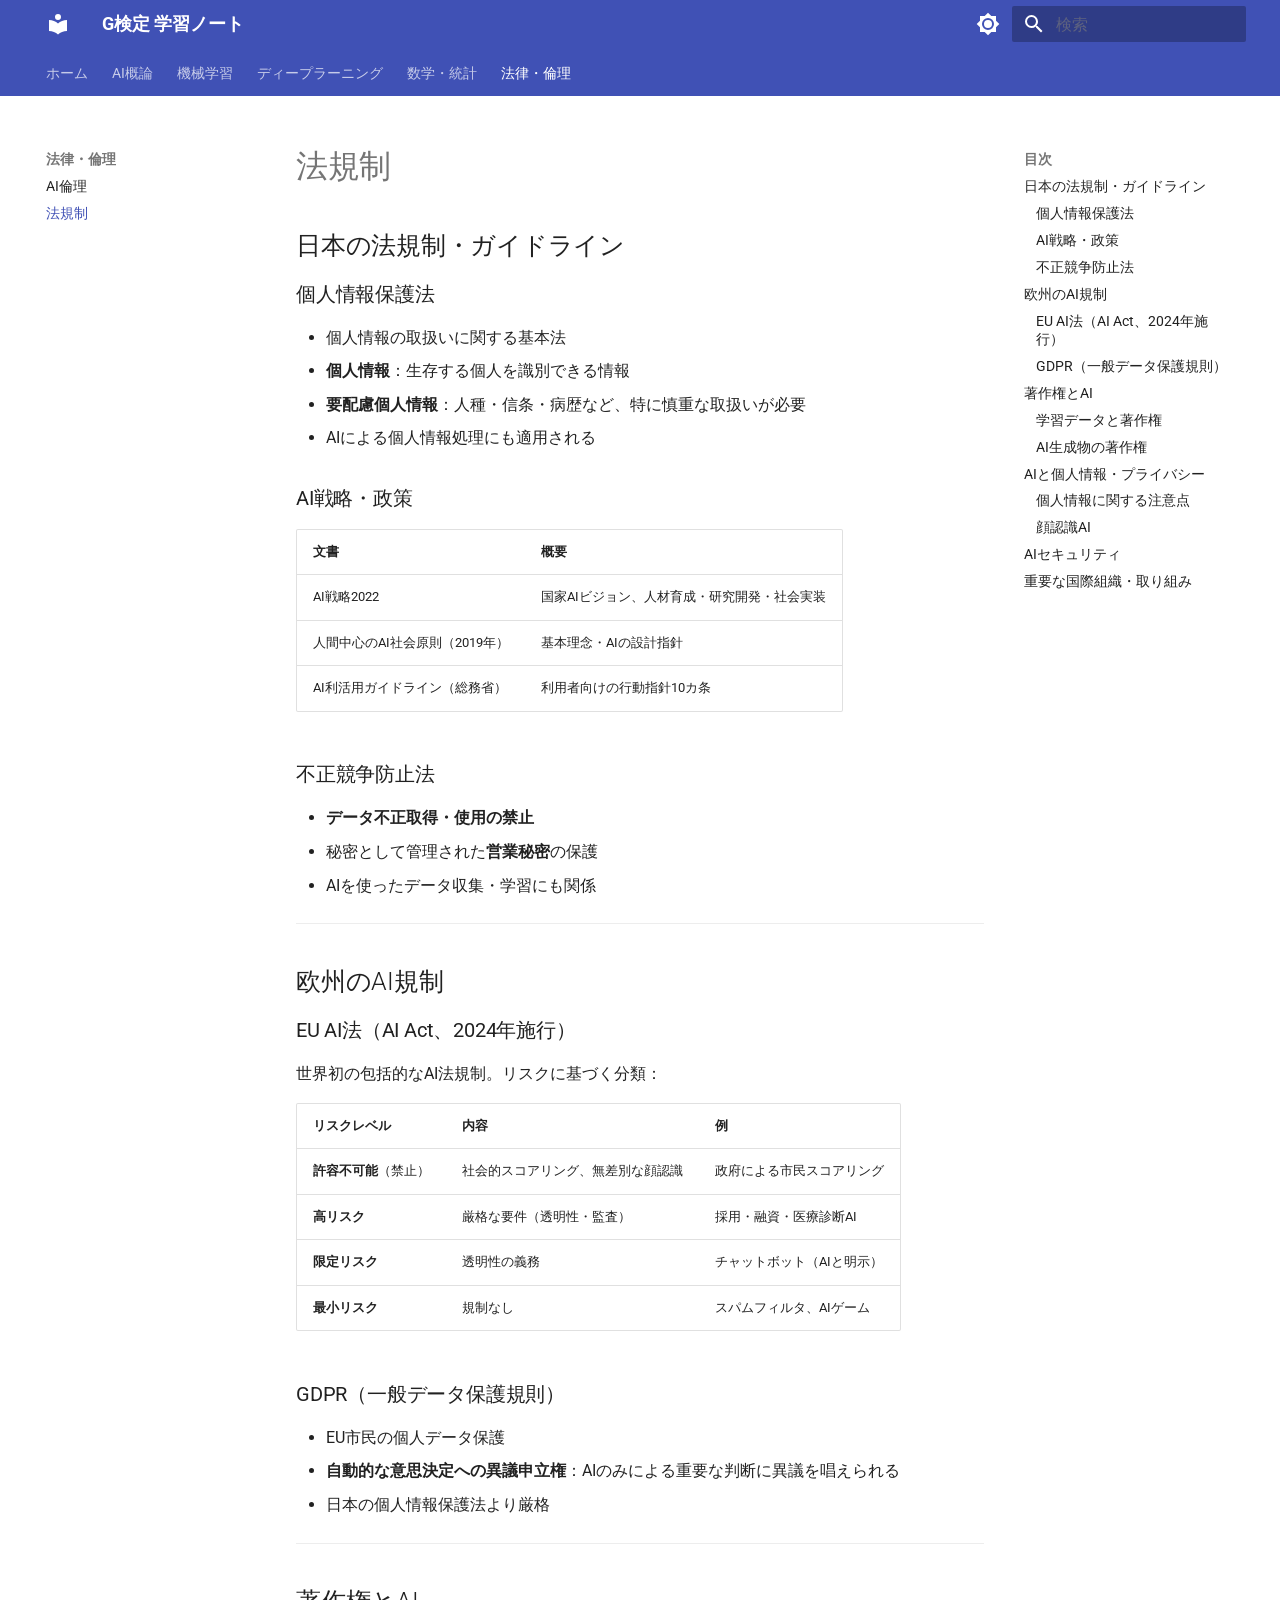
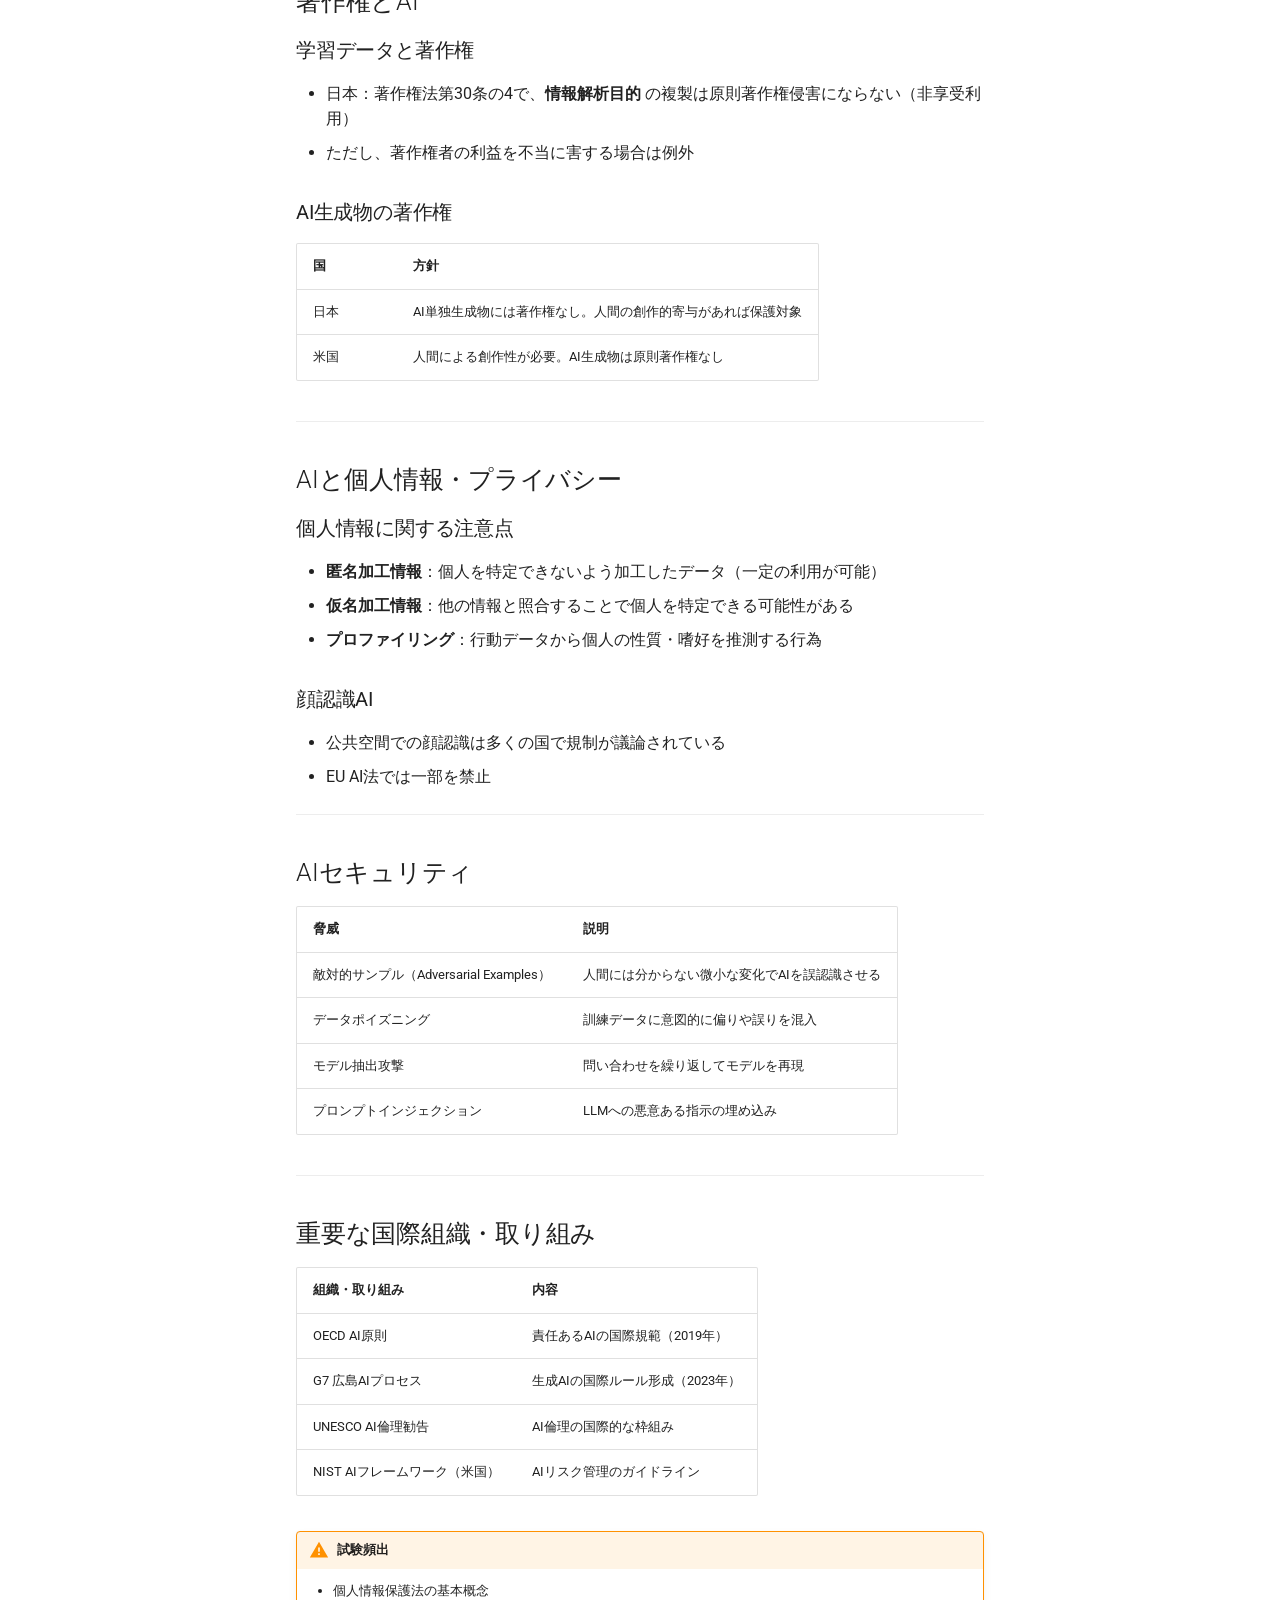
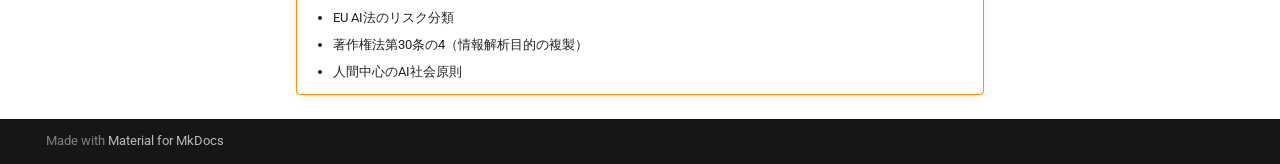
<file: ethics/regulations/index.html>
<!doctype html>
<html lang="ja" class="no-js">
  <head>
    
      <meta charset="utf-8">
      <meta name="viewport" content="width=device-width,initial-scale=1">
      
        <meta name="description" content="JDLA G検定 試験対策ノート">
      
      
        <meta name="author" content="makino">
      
      
      
        <link rel="prev" href="../ai_ethics/">
      
      
      
        
      
      
      <link rel="icon" href="../../assets/images/favicon.png">
      <meta name="generator" content="mkdocs-1.6.1, mkdocs-material-9.7.6">
    
    
      
        <title>法規制 - G検定 学習ノート</title>
      
    
    
      <link rel="stylesheet" href="../../assets/stylesheets/main.484c7ddc.min.css">
      
        
        <link rel="stylesheet" href="../../assets/stylesheets/palette.ab4e12ef.min.css">
      
      


    
    
      
    
    
      
        
        
        <link rel="preconnect" href="https://fonts.gstatic.com" crossorigin>
        <link rel="stylesheet" href="https://fonts.googleapis.com/css?family=Roboto:300,300i,400,400i,700,700i%7CRoboto+Mono:400,400i,700,700i&display=fallback">
        <style>:root{--md-text-font:"Roboto";--md-code-font:"Roboto Mono"}</style>
      
    
    
    <script>__md_scope=new URL("../..",location),__md_hash=e=>[...e].reduce(((e,_)=>(e<<5)-e+_.charCodeAt(0)),0),__md_get=(e,_=localStorage,t=__md_scope)=>JSON.parse(_.getItem(t.pathname+"."+e)),__md_set=(e,_,t=localStorage,a=__md_scope)=>{try{t.setItem(a.pathname+"."+e,JSON.stringify(_))}catch(e){}}</script>
    
      

    
    
  </head>
  
  
    
    
      
    
    
    
    
    <body dir="ltr" data-md-color-scheme="default" data-md-color-primary="indigo" data-md-color-accent="indigo">
  
    
    <input class="md-toggle" data-md-toggle="drawer" type="checkbox" id="__drawer" autocomplete="off">
    <input class="md-toggle" data-md-toggle="search" type="checkbox" id="__search" autocomplete="off">
    <label class="md-overlay" for="__drawer"></label>
    <div data-md-component="skip">
      
        
        <a href="#_1" class="md-skip">
          コンテンツにスキップ
        </a>
      
    </div>
    <div data-md-component="announce">
      
    </div>
    
    
      

<header class="md-header" data-md-component="header">
  <nav class="md-header__inner md-grid" aria-label="ヘッダー">
    <a href="../.." title="G検定 学習ノート" class="md-header__button md-logo" aria-label="G検定 学習ノート" data-md-component="logo">
      
  
  <svg xmlns="http://www.w3.org/2000/svg" viewBox="0 0 24 24"><path d="M12 8a3 3 0 0 0 3-3 3 3 0 0 0-3-3 3 3 0 0 0-3 3 3 3 0 0 0 3 3m0 3.54C9.64 9.35 6.5 8 3 8v11c3.5 0 6.64 1.35 9 3.54 2.36-2.19 5.5-3.54 9-3.54V8c-3.5 0-6.64 1.35-9 3.54"/></svg>

    </a>
    <label class="md-header__button md-icon" for="__drawer">
      
      <svg xmlns="http://www.w3.org/2000/svg" viewBox="0 0 24 24"><path d="M3 6h18v2H3zm0 5h18v2H3zm0 5h18v2H3z"/></svg>
    </label>
    <div class="md-header__title" data-md-component="header-title">
      <div class="md-header__ellipsis">
        <div class="md-header__topic">
          <span class="md-ellipsis">
            G検定 学習ノート
          </span>
        </div>
        <div class="md-header__topic" data-md-component="header-topic">
          <span class="md-ellipsis">
            
              法規制
            
          </span>
        </div>
      </div>
    </div>
    
      
        <form class="md-header__option" data-md-component="palette">
  
    
    
    
    <input class="md-option" data-md-color-media="" data-md-color-scheme="default" data-md-color-primary="indigo" data-md-color-accent="indigo"  aria-label="ダークモードに切替"  type="radio" name="__palette" id="__palette_0">
    
      <label class="md-header__button md-icon" title="ダークモードに切替" for="__palette_1" hidden>
        <svg xmlns="http://www.w3.org/2000/svg" viewBox="0 0 24 24"><path d="M12 8a4 4 0 0 0-4 4 4 4 0 0 0 4 4 4 4 0 0 0 4-4 4 4 0 0 0-4-4m0 10a6 6 0 0 1-6-6 6 6 0 0 1 6-6 6 6 0 0 1 6 6 6 6 0 0 1-6 6m8-9.31V4h-4.69L12 .69 8.69 4H4v4.69L.69 12 4 15.31V20h4.69L12 23.31 15.31 20H20v-4.69L23.31 12z"/></svg>
      </label>
    
  
    
    
    
    <input class="md-option" data-md-color-media="" data-md-color-scheme="slate" data-md-color-primary="indigo" data-md-color-accent="indigo"  aria-label="ライトモードに切替"  type="radio" name="__palette" id="__palette_1">
    
      <label class="md-header__button md-icon" title="ライトモードに切替" for="__palette_0" hidden>
        <svg xmlns="http://www.w3.org/2000/svg" viewBox="0 0 24 24"><path d="M12 18c-.89 0-1.74-.2-2.5-.55C11.56 16.5 13 14.42 13 12s-1.44-4.5-3.5-5.45C10.26 6.2 11.11 6 12 6a6 6 0 0 1 6 6 6 6 0 0 1-6 6m8-9.31V4h-4.69L12 .69 8.69 4H4v4.69L.69 12 4 15.31V20h4.69L12 23.31 15.31 20H20v-4.69L23.31 12z"/></svg>
      </label>
    
  
</form>
      
    
    
      <script>var palette=__md_get("__palette");if(palette&&palette.color){if("(prefers-color-scheme)"===palette.color.media){var media=matchMedia("(prefers-color-scheme: light)"),input=document.querySelector(media.matches?"[data-md-color-media='(prefers-color-scheme: light)']":"[data-md-color-media='(prefers-color-scheme: dark)']");palette.color.media=input.getAttribute("data-md-color-media"),palette.color.scheme=input.getAttribute("data-md-color-scheme"),palette.color.primary=input.getAttribute("data-md-color-primary"),palette.color.accent=input.getAttribute("data-md-color-accent")}for(var[key,value]of Object.entries(palette.color))document.body.setAttribute("data-md-color-"+key,value)}</script>
    
    
    
      
      
        <label class="md-header__button md-icon" for="__search">
          
          <svg xmlns="http://www.w3.org/2000/svg" viewBox="0 0 24 24"><path d="M9.5 3A6.5 6.5 0 0 1 16 9.5c0 1.61-.59 3.09-1.56 4.23l.27.27h.79l5 5-1.5 1.5-5-5v-.79l-.27-.27A6.52 6.52 0 0 1 9.5 16 6.5 6.5 0 0 1 3 9.5 6.5 6.5 0 0 1 9.5 3m0 2C7 5 5 7 5 9.5S7 14 9.5 14 14 12 14 9.5 12 5 9.5 5"/></svg>
        </label>
        <div class="md-search" data-md-component="search" role="dialog">
  <label class="md-search__overlay" for="__search"></label>
  <div class="md-search__inner" role="search">
    <form class="md-search__form" name="search">
      <input type="text" class="md-search__input" name="query" aria-label="検索" placeholder="検索" autocapitalize="off" autocorrect="off" autocomplete="off" spellcheck="false" data-md-component="search-query" required>
      <label class="md-search__icon md-icon" for="__search">
        
        <svg xmlns="http://www.w3.org/2000/svg" viewBox="0 0 24 24"><path d="M9.5 3A6.5 6.5 0 0 1 16 9.5c0 1.61-.59 3.09-1.56 4.23l.27.27h.79l5 5-1.5 1.5-5-5v-.79l-.27-.27A6.52 6.52 0 0 1 9.5 16 6.5 6.5 0 0 1 3 9.5 6.5 6.5 0 0 1 9.5 3m0 2C7 5 5 7 5 9.5S7 14 9.5 14 14 12 14 9.5 12 5 9.5 5"/></svg>
        
        <svg xmlns="http://www.w3.org/2000/svg" viewBox="0 0 24 24"><path d="M20 11v2H8l5.5 5.5-1.42 1.42L4.16 12l7.92-7.92L13.5 5.5 8 11z"/></svg>
      </label>
      <nav class="md-search__options" aria-label="検索">
        
        <button type="reset" class="md-search__icon md-icon" title="クリア" aria-label="クリア" tabindex="-1">
          
          <svg xmlns="http://www.w3.org/2000/svg" viewBox="0 0 24 24"><path d="M19 6.41 17.59 5 12 10.59 6.41 5 5 6.41 10.59 12 5 17.59 6.41 19 12 13.41 17.59 19 19 17.59 13.41 12z"/></svg>
        </button>
      </nav>
      
        <div class="md-search__suggest" data-md-component="search-suggest"></div>
      
    </form>
    <div class="md-search__output">
      <div class="md-search__scrollwrap" tabindex="0" data-md-scrollfix>
        <div class="md-search-result" data-md-component="search-result">
          <div class="md-search-result__meta">
            検索を初期化
          </div>
          <ol class="md-search-result__list" role="presentation"></ol>
        </div>
      </div>
    </div>
  </div>
</div>
      
    
    
  </nav>
  
</header>
    
    <div class="md-container" data-md-component="container">
      
      
        
          
            
<nav class="md-tabs" aria-label="タブ" data-md-component="tabs">
  <div class="md-grid">
    <ul class="md-tabs__list">
      
        
  
  
  
  
    <li class="md-tabs__item">
      <a href="../.." class="md-tabs__link">
        
  
  
    
  
  ホーム

      </a>
    </li>
  

      
        
  
  
  
  
    
    
      <li class="md-tabs__item">
        <a href="../../ai/overview/" class="md-tabs__link">
          
  
  
  AI概論

        </a>
      </li>
    
  

      
        
  
  
  
  
    
    
      <li class="md-tabs__item">
        <a href="../../ml/basics/" class="md-tabs__link">
          
  
  
  機械学習

        </a>
      </li>
    
  

      
        
  
  
  
  
    
    
      <li class="md-tabs__item">
        <a href="../../dl/neural_network/" class="md-tabs__link">
          
  
  
  ディープラーニング

        </a>
      </li>
    
  

      
        
  
  
  
  
    
    
      <li class="md-tabs__item">
        <a href="../../math/linear_algebra/" class="md-tabs__link">
          
  
  
  数学・統計

        </a>
      </li>
    
  

      
        
  
  
  
    
  
  
    
    
      <li class="md-tabs__item md-tabs__item--active">
        <a href="../ai_ethics/" class="md-tabs__link">
          
  
  
  法律・倫理

        </a>
      </li>
    
  

      
    </ul>
  </div>
</nav>
          
        
      
      <main class="md-main" data-md-component="main">
        <div class="md-main__inner md-grid">
          
            
              
              <div class="md-sidebar md-sidebar--primary" data-md-component="sidebar" data-md-type="navigation" >
                <div class="md-sidebar__scrollwrap">
                  <div class="md-sidebar__inner">
                    


  


<nav class="md-nav md-nav--primary md-nav--lifted" aria-label="ナビゲーション" data-md-level="0">
  <label class="md-nav__title" for="__drawer">
    <a href="../.." title="G検定 学習ノート" class="md-nav__button md-logo" aria-label="G検定 学習ノート" data-md-component="logo">
      
  
  <svg xmlns="http://www.w3.org/2000/svg" viewBox="0 0 24 24"><path d="M12 8a3 3 0 0 0 3-3 3 3 0 0 0-3-3 3 3 0 0 0-3 3 3 3 0 0 0 3 3m0 3.54C9.64 9.35 6.5 8 3 8v11c3.5 0 6.64 1.35 9 3.54 2.36-2.19 5.5-3.54 9-3.54V8c-3.5 0-6.64 1.35-9 3.54"/></svg>

    </a>
    G検定 学習ノート
  </label>
  
  <ul class="md-nav__list" data-md-scrollfix>
    
      
      
  
  
  
  
    <li class="md-nav__item">
      <a href="../.." class="md-nav__link">
        
  
  
  <span class="md-ellipsis">
    
  
    ホーム
  

    
  </span>
  
  

      </a>
    </li>
  

    
      
      
  
  
  
  
    
    
    
    
      
      
        
      
    
    
    <li class="md-nav__item md-nav__item--nested">
      
        
        
        <input class="md-nav__toggle md-toggle " type="checkbox" id="__nav_2" >
        
          
          <label class="md-nav__link" for="__nav_2" id="__nav_2_label" tabindex="0">
            
  
  
  <span class="md-ellipsis">
    
  
    AI概論
  

    
  </span>
  
  

            <span class="md-nav__icon md-icon"></span>
          </label>
        
        <nav class="md-nav" data-md-level="1" aria-labelledby="__nav_2_label" aria-expanded="false">
          <label class="md-nav__title" for="__nav_2">
            <span class="md-nav__icon md-icon"></span>
            
  
    AI概論
  

          </label>
          <ul class="md-nav__list" data-md-scrollfix>
            
              
                
  
  
  
  
    <li class="md-nav__item">
      <a href="../../ai/overview/" class="md-nav__link">
        
  
  
  <span class="md-ellipsis">
    
  
    AIとは
  

    
  </span>
  
  

      </a>
    </li>
  

              
            
              
                
  
  
  
  
    <li class="md-nav__item">
      <a href="../../ai/history/" class="md-nav__link">
        
  
  
  <span class="md-ellipsis">
    
  
    AI歴史
  

    
  </span>
  
  

      </a>
    </li>
  

              
            
          </ul>
        </nav>
      
    </li>
  

    
      
      
  
  
  
  
    
    
    
    
      
      
        
      
    
    
    <li class="md-nav__item md-nav__item--nested">
      
        
        
        <input class="md-nav__toggle md-toggle " type="checkbox" id="__nav_3" >
        
          
          <label class="md-nav__link" for="__nav_3" id="__nav_3_label" tabindex="0">
            
  
  
  <span class="md-ellipsis">
    
  
    機械学習
  

    
  </span>
  
  

            <span class="md-nav__icon md-icon"></span>
          </label>
        
        <nav class="md-nav" data-md-level="1" aria-labelledby="__nav_3_label" aria-expanded="false">
          <label class="md-nav__title" for="__nav_3">
            <span class="md-nav__icon md-icon"></span>
            
  
    機械学習
  

          </label>
          <ul class="md-nav__list" data-md-scrollfix>
            
              
                
  
  
  
  
    <li class="md-nav__item">
      <a href="../../ml/basics/" class="md-nav__link">
        
  
  
  <span class="md-ellipsis">
    
  
    機械学習の基礎
  

    
  </span>
  
  

      </a>
    </li>
  

              
            
              
                
  
  
  
  
    <li class="md-nav__item">
      <a href="../../ml/methods/" class="md-nav__link">
        
  
  
  <span class="md-ellipsis">
    
  
    代表的な手法
  

    
  </span>
  
  

      </a>
    </li>
  

              
            
          </ul>
        </nav>
      
    </li>
  

    
      
      
  
  
  
  
    
    
    
    
      
      
        
      
    
    
    <li class="md-nav__item md-nav__item--nested">
      
        
        
        <input class="md-nav__toggle md-toggle " type="checkbox" id="__nav_4" >
        
          
          <label class="md-nav__link" for="__nav_4" id="__nav_4_label" tabindex="0">
            
  
  
  <span class="md-ellipsis">
    
  
    ディープラーニング
  

    
  </span>
  
  

            <span class="md-nav__icon md-icon"></span>
          </label>
        
        <nav class="md-nav" data-md-level="1" aria-labelledby="__nav_4_label" aria-expanded="false">
          <label class="md-nav__title" for="__nav_4">
            <span class="md-nav__icon md-icon"></span>
            
  
    ディープラーニング
  

          </label>
          <ul class="md-nav__list" data-md-scrollfix>
            
              
                
  
  
  
  
    <li class="md-nav__item">
      <a href="../../dl/neural_network/" class="md-nav__link">
        
  
  
  <span class="md-ellipsis">
    
  
    ニューラルネットワーク
  

    
  </span>
  
  

      </a>
    </li>
  

              
            
              
                
  
  
  
  
    <li class="md-nav__item">
      <a href="../../dl/cnn_rnn/" class="md-nav__link">
        
  
  
  <span class="md-ellipsis">
    
  
    CNN・RNN
  

    
  </span>
  
  

      </a>
    </li>
  

              
            
              
                
  
  
  
  
    <li class="md-nav__item">
      <a href="../../dl/modern_models/" class="md-nav__link">
        
  
  
  <span class="md-ellipsis">
    
  
    最新モデル
  

    
  </span>
  
  

      </a>
    </li>
  

              
            
          </ul>
        </nav>
      
    </li>
  

    
      
      
  
  
  
  
    
    
    
    
      
      
        
      
    
    
    <li class="md-nav__item md-nav__item--nested">
      
        
        
        <input class="md-nav__toggle md-toggle " type="checkbox" id="__nav_5" >
        
          
          <label class="md-nav__link" for="__nav_5" id="__nav_5_label" tabindex="0">
            
  
  
  <span class="md-ellipsis">
    
  
    数学・統計
  

    
  </span>
  
  

            <span class="md-nav__icon md-icon"></span>
          </label>
        
        <nav class="md-nav" data-md-level="1" aria-labelledby="__nav_5_label" aria-expanded="false">
          <label class="md-nav__title" for="__nav_5">
            <span class="md-nav__icon md-icon"></span>
            
  
    数学・統計
  

          </label>
          <ul class="md-nav__list" data-md-scrollfix>
            
              
                
  
  
  
  
    <li class="md-nav__item">
      <a href="../../math/linear_algebra/" class="md-nav__link">
        
  
  
  <span class="md-ellipsis">
    
  
    線形代数
  

    
  </span>
  
  

      </a>
    </li>
  

              
            
              
                
  
  
  
  
    <li class="md-nav__item">
      <a href="../../math/statistics/" class="md-nav__link">
        
  
  
  <span class="md-ellipsis">
    
  
    確率・統計
  

    
  </span>
  
  

      </a>
    </li>
  

              
            
          </ul>
        </nav>
      
    </li>
  

    
      
      
  
  
    
  
  
  
    
    
    
    
      
        
        
      
      
        
      
    
    
    <li class="md-nav__item md-nav__item--active md-nav__item--section md-nav__item--nested">
      
        
        
        <input class="md-nav__toggle md-toggle " type="checkbox" id="__nav_6" checked>
        
          
          <label class="md-nav__link" for="__nav_6" id="__nav_6_label" tabindex="">
            
  
  
  <span class="md-ellipsis">
    
  
    法律・倫理
  

    
  </span>
  
  

            <span class="md-nav__icon md-icon"></span>
          </label>
        
        <nav class="md-nav" data-md-level="1" aria-labelledby="__nav_6_label" aria-expanded="true">
          <label class="md-nav__title" for="__nav_6">
            <span class="md-nav__icon md-icon"></span>
            
  
    法律・倫理
  

          </label>
          <ul class="md-nav__list" data-md-scrollfix>
            
              
                
  
  
  
  
    <li class="md-nav__item">
      <a href="../ai_ethics/" class="md-nav__link">
        
  
  
  <span class="md-ellipsis">
    
  
    AI倫理
  

    
  </span>
  
  

      </a>
    </li>
  

              
            
              
                
  
  
    
  
  
  
    <li class="md-nav__item md-nav__item--active">
      
      <input class="md-nav__toggle md-toggle" type="checkbox" id="__toc">
      
      
        
      
      
        <label class="md-nav__link md-nav__link--active" for="__toc">
          
  
  
  <span class="md-ellipsis">
    
  
    法規制
  

    
  </span>
  
  

          <span class="md-nav__icon md-icon"></span>
        </label>
      
      <a href="./" class="md-nav__link md-nav__link--active">
        
  
  
  <span class="md-ellipsis">
    
  
    法規制
  

    
  </span>
  
  

      </a>
      
        

<nav class="md-nav md-nav--secondary" aria-label="目次">
  
  
  
    
  
  
    <label class="md-nav__title" for="__toc">
      <span class="md-nav__icon md-icon"></span>
      目次
    </label>
    <ul class="md-nav__list" data-md-component="toc" data-md-scrollfix>
      
        <li class="md-nav__item">
  <a href="#_2" class="md-nav__link">
    <span class="md-ellipsis">
      
        日本の法規制・ガイドライン
      
    </span>
  </a>
  
    <nav class="md-nav" aria-label="日本の法規制・ガイドライン">
      <ul class="md-nav__list">
        
          <li class="md-nav__item">
  <a href="#_3" class="md-nav__link">
    <span class="md-ellipsis">
      
        個人情報保護法
      
    </span>
  </a>
  
</li>
        
          <li class="md-nav__item">
  <a href="#ai" class="md-nav__link">
    <span class="md-ellipsis">
      
        AI戦略・政策
      
    </span>
  </a>
  
</li>
        
          <li class="md-nav__item">
  <a href="#_4" class="md-nav__link">
    <span class="md-ellipsis">
      
        不正競争防止法
      
    </span>
  </a>
  
</li>
        
      </ul>
    </nav>
  
</li>
      
        <li class="md-nav__item">
  <a href="#ai_1" class="md-nav__link">
    <span class="md-ellipsis">
      
        欧州のAI規制
      
    </span>
  </a>
  
    <nav class="md-nav" aria-label="欧州のAI規制">
      <ul class="md-nav__list">
        
          <li class="md-nav__item">
  <a href="#eu-aiai-act2024" class="md-nav__link">
    <span class="md-ellipsis">
      
        EU AI法（AI Act、2024年施行）
      
    </span>
  </a>
  
</li>
        
          <li class="md-nav__item">
  <a href="#gdpr" class="md-nav__link">
    <span class="md-ellipsis">
      
        GDPR（一般データ保護規則）
      
    </span>
  </a>
  
</li>
        
      </ul>
    </nav>
  
</li>
      
        <li class="md-nav__item">
  <a href="#ai_2" class="md-nav__link">
    <span class="md-ellipsis">
      
        著作権とAI
      
    </span>
  </a>
  
    <nav class="md-nav" aria-label="著作権とAI">
      <ul class="md-nav__list">
        
          <li class="md-nav__item">
  <a href="#_5" class="md-nav__link">
    <span class="md-ellipsis">
      
        学習データと著作権
      
    </span>
  </a>
  
</li>
        
          <li class="md-nav__item">
  <a href="#ai_3" class="md-nav__link">
    <span class="md-ellipsis">
      
        AI生成物の著作権
      
    </span>
  </a>
  
</li>
        
      </ul>
    </nav>
  
</li>
      
        <li class="md-nav__item">
  <a href="#ai_4" class="md-nav__link">
    <span class="md-ellipsis">
      
        AIと個人情報・プライバシー
      
    </span>
  </a>
  
    <nav class="md-nav" aria-label="AIと個人情報・プライバシー">
      <ul class="md-nav__list">
        
          <li class="md-nav__item">
  <a href="#_6" class="md-nav__link">
    <span class="md-ellipsis">
      
        個人情報に関する注意点
      
    </span>
  </a>
  
</li>
        
          <li class="md-nav__item">
  <a href="#ai_5" class="md-nav__link">
    <span class="md-ellipsis">
      
        顔認識AI
      
    </span>
  </a>
  
</li>
        
      </ul>
    </nav>
  
</li>
      
        <li class="md-nav__item">
  <a href="#ai_6" class="md-nav__link">
    <span class="md-ellipsis">
      
        AIセキュリティ
      
    </span>
  </a>
  
</li>
      
        <li class="md-nav__item">
  <a href="#_7" class="md-nav__link">
    <span class="md-ellipsis">
      
        重要な国際組織・取り組み
      
    </span>
  </a>
  
</li>
      
    </ul>
  
</nav>
      
    </li>
  

              
            
          </ul>
        </nav>
      
    </li>
  

    
  </ul>
</nav>
                  </div>
                </div>
              </div>
            
            
              
              <div class="md-sidebar md-sidebar--secondary" data-md-component="sidebar" data-md-type="toc" >
                <div class="md-sidebar__scrollwrap">
                  <div class="md-sidebar__inner">
                    

<nav class="md-nav md-nav--secondary" aria-label="目次">
  
  
  
    
  
  
    <label class="md-nav__title" for="__toc">
      <span class="md-nav__icon md-icon"></span>
      目次
    </label>
    <ul class="md-nav__list" data-md-component="toc" data-md-scrollfix>
      
        <li class="md-nav__item">
  <a href="#_2" class="md-nav__link">
    <span class="md-ellipsis">
      
        日本の法規制・ガイドライン
      
    </span>
  </a>
  
    <nav class="md-nav" aria-label="日本の法規制・ガイドライン">
      <ul class="md-nav__list">
        
          <li class="md-nav__item">
  <a href="#_3" class="md-nav__link">
    <span class="md-ellipsis">
      
        個人情報保護法
      
    </span>
  </a>
  
</li>
        
          <li class="md-nav__item">
  <a href="#ai" class="md-nav__link">
    <span class="md-ellipsis">
      
        AI戦略・政策
      
    </span>
  </a>
  
</li>
        
          <li class="md-nav__item">
  <a href="#_4" class="md-nav__link">
    <span class="md-ellipsis">
      
        不正競争防止法
      
    </span>
  </a>
  
</li>
        
      </ul>
    </nav>
  
</li>
      
        <li class="md-nav__item">
  <a href="#ai_1" class="md-nav__link">
    <span class="md-ellipsis">
      
        欧州のAI規制
      
    </span>
  </a>
  
    <nav class="md-nav" aria-label="欧州のAI規制">
      <ul class="md-nav__list">
        
          <li class="md-nav__item">
  <a href="#eu-aiai-act2024" class="md-nav__link">
    <span class="md-ellipsis">
      
        EU AI法（AI Act、2024年施行）
      
    </span>
  </a>
  
</li>
        
          <li class="md-nav__item">
  <a href="#gdpr" class="md-nav__link">
    <span class="md-ellipsis">
      
        GDPR（一般データ保護規則）
      
    </span>
  </a>
  
</li>
        
      </ul>
    </nav>
  
</li>
      
        <li class="md-nav__item">
  <a href="#ai_2" class="md-nav__link">
    <span class="md-ellipsis">
      
        著作権とAI
      
    </span>
  </a>
  
    <nav class="md-nav" aria-label="著作権とAI">
      <ul class="md-nav__list">
        
          <li class="md-nav__item">
  <a href="#_5" class="md-nav__link">
    <span class="md-ellipsis">
      
        学習データと著作権
      
    </span>
  </a>
  
</li>
        
          <li class="md-nav__item">
  <a href="#ai_3" class="md-nav__link">
    <span class="md-ellipsis">
      
        AI生成物の著作権
      
    </span>
  </a>
  
</li>
        
      </ul>
    </nav>
  
</li>
      
        <li class="md-nav__item">
  <a href="#ai_4" class="md-nav__link">
    <span class="md-ellipsis">
      
        AIと個人情報・プライバシー
      
    </span>
  </a>
  
    <nav class="md-nav" aria-label="AIと個人情報・プライバシー">
      <ul class="md-nav__list">
        
          <li class="md-nav__item">
  <a href="#_6" class="md-nav__link">
    <span class="md-ellipsis">
      
        個人情報に関する注意点
      
    </span>
  </a>
  
</li>
        
          <li class="md-nav__item">
  <a href="#ai_5" class="md-nav__link">
    <span class="md-ellipsis">
      
        顔認識AI
      
    </span>
  </a>
  
</li>
        
      </ul>
    </nav>
  
</li>
      
        <li class="md-nav__item">
  <a href="#ai_6" class="md-nav__link">
    <span class="md-ellipsis">
      
        AIセキュリティ
      
    </span>
  </a>
  
</li>
      
        <li class="md-nav__item">
  <a href="#_7" class="md-nav__link">
    <span class="md-ellipsis">
      
        重要な国際組織・取り組み
      
    </span>
  </a>
  
</li>
      
    </ul>
  
</nav>
                  </div>
                </div>
              </div>
            
          
          
            <div class="md-content" data-md-component="content">
              
              <article class="md-content__inner md-typeset">
                
                  



<h1 id="_1">法規制<a class="headerlink" href="#_1" title="Permanent link">&para;</a></h1>
<h2 id="_2">日本の法規制・ガイドライン<a class="headerlink" href="#_2" title="Permanent link">&para;</a></h2>
<h3 id="_3">個人情報保護法<a class="headerlink" href="#_3" title="Permanent link">&para;</a></h3>
<ul>
<li>個人情報の取扱いに関する基本法</li>
<li><strong>個人情報</strong>：生存する個人を識別できる情報</li>
<li><strong>要配慮個人情報</strong>：人種・信条・病歴など、特に慎重な取扱いが必要</li>
<li>AIによる個人情報処理にも適用される</li>
</ul>
<h3 id="ai">AI戦略・政策<a class="headerlink" href="#ai" title="Permanent link">&para;</a></h3>
<table>
<thead>
<tr>
<th>文書</th>
<th>概要</th>
</tr>
</thead>
<tbody>
<tr>
<td>AI戦略2022</td>
<td>国家AIビジョン、人材育成・研究開発・社会実装</td>
</tr>
<tr>
<td>人間中心のAI社会原則（2019年）</td>
<td>基本理念・AIの設計指針</td>
</tr>
<tr>
<td>AI利活用ガイドライン（総務省）</td>
<td>利用者向けの行動指針10カ条</td>
</tr>
</tbody>
</table>
<h3 id="_4">不正競争防止法<a class="headerlink" href="#_4" title="Permanent link">&para;</a></h3>
<ul>
<li><strong>データ不正取得・使用の禁止</strong></li>
<li>秘密として管理された<strong>営業秘密</strong>の保護</li>
<li>AIを使ったデータ収集・学習にも関係</li>
</ul>
<hr />
<h2 id="ai_1">欧州のAI規制<a class="headerlink" href="#ai_1" title="Permanent link">&para;</a></h2>
<h3 id="eu-aiai-act2024">EU AI法（AI Act、2024年施行）<a class="headerlink" href="#eu-aiai-act2024" title="Permanent link">&para;</a></h3>
<p>世界初の包括的なAI法規制。リスクに基づく分類：</p>
<table>
<thead>
<tr>
<th>リスクレベル</th>
<th>内容</th>
<th>例</th>
</tr>
</thead>
<tbody>
<tr>
<td><strong>許容不可能</strong>（禁止）</td>
<td>社会的スコアリング、無差別な顔認識</td>
<td>政府による市民スコアリング</td>
</tr>
<tr>
<td><strong>高リスク</strong></td>
<td>厳格な要件（透明性・監査）</td>
<td>採用・融資・医療診断AI</td>
</tr>
<tr>
<td><strong>限定リスク</strong></td>
<td>透明性の義務</td>
<td>チャットボット（AIと明示）</td>
</tr>
<tr>
<td><strong>最小リスク</strong></td>
<td>規制なし</td>
<td>スパムフィルタ、AIゲーム</td>
</tr>
</tbody>
</table>
<h3 id="gdpr">GDPR（一般データ保護規則）<a class="headerlink" href="#gdpr" title="Permanent link">&para;</a></h3>
<ul>
<li>EU市民の個人データ保護</li>
<li><strong>自動的な意思決定への異議申立権</strong>：AIのみによる重要な判断に異議を唱えられる</li>
<li>日本の個人情報保護法より厳格</li>
</ul>
<hr />
<h2 id="ai_2">著作権とAI<a class="headerlink" href="#ai_2" title="Permanent link">&para;</a></h2>
<h3 id="_5">学習データと著作権<a class="headerlink" href="#_5" title="Permanent link">&para;</a></h3>
<ul>
<li>日本：著作権法第30条の4で、<strong>情報解析目的</strong> の複製は原則著作権侵害にならない（非享受利用）</li>
<li>ただし、著作権者の利益を不当に害する場合は例外</li>
</ul>
<h3 id="ai_3">AI生成物の著作権<a class="headerlink" href="#ai_3" title="Permanent link">&para;</a></h3>
<table>
<thead>
<tr>
<th>国</th>
<th>方針</th>
</tr>
</thead>
<tbody>
<tr>
<td>日本</td>
<td>AI単独生成物には著作権なし。人間の創作的寄与があれば保護対象</td>
</tr>
<tr>
<td>米国</td>
<td>人間による創作性が必要。AI生成物は原則著作権なし</td>
</tr>
</tbody>
</table>
<hr />
<h2 id="ai_4">AIと個人情報・プライバシー<a class="headerlink" href="#ai_4" title="Permanent link">&para;</a></h2>
<h3 id="_6">個人情報に関する注意点<a class="headerlink" href="#_6" title="Permanent link">&para;</a></h3>
<ul>
<li><strong>匿名加工情報</strong>：個人を特定できないよう加工したデータ（一定の利用が可能）</li>
<li><strong>仮名加工情報</strong>：他の情報と照合することで個人を特定できる可能性がある</li>
<li><strong>プロファイリング</strong>：行動データから個人の性質・嗜好を推測する行為</li>
</ul>
<h3 id="ai_5">顔認識AI<a class="headerlink" href="#ai_5" title="Permanent link">&para;</a></h3>
<ul>
<li>公共空間での顔認識は多くの国で規制が議論されている</li>
<li>EU AI法では一部を禁止</li>
</ul>
<hr />
<h2 id="ai_6">AIセキュリティ<a class="headerlink" href="#ai_6" title="Permanent link">&para;</a></h2>
<table>
<thead>
<tr>
<th>脅威</th>
<th>説明</th>
</tr>
</thead>
<tbody>
<tr>
<td>敵対的サンプル（Adversarial Examples）</td>
<td>人間には分からない微小な変化でAIを誤認識させる</td>
</tr>
<tr>
<td>データポイズニング</td>
<td>訓練データに意図的に偏りや誤りを混入</td>
</tr>
<tr>
<td>モデル抽出攻撃</td>
<td>問い合わせを繰り返してモデルを再現</td>
</tr>
<tr>
<td>プロンプトインジェクション</td>
<td>LLMへの悪意ある指示の埋め込み</td>
</tr>
</tbody>
</table>
<hr />
<h2 id="_7">重要な国際組織・取り組み<a class="headerlink" href="#_7" title="Permanent link">&para;</a></h2>
<table>
<thead>
<tr>
<th>組織・取り組み</th>
<th>内容</th>
</tr>
</thead>
<tbody>
<tr>
<td>OECD AI原則</td>
<td>責任あるAIの国際規範（2019年）</td>
</tr>
<tr>
<td>G7 広島AIプロセス</td>
<td>生成AIの国際ルール形成（2023年）</td>
</tr>
<tr>
<td>UNESCO AI倫理勧告</td>
<td>AI倫理の国際的な枠組み</td>
</tr>
<tr>
<td>NIST AIフレームワーク（米国）</td>
<td>AIリスク管理のガイドライン</td>
</tr>
</tbody>
</table>
<div class="admonition warning">
<p class="admonition-title">試験頻出</p>
<ul>
<li>個人情報保護法の基本概念</li>
<li>EU AI法のリスク分類</li>
<li>著作権法第30条の4（情報解析目的の複製）</li>
<li>人間中心のAI社会原則</li>
</ul>
</div>












                
              </article>
            </div>
          
          
<script>var target=document.getElementById(location.hash.slice(1));target&&target.name&&(target.checked=target.name.startsWith("__tabbed_"))</script>
        </div>
        
          <button type="button" class="md-top md-icon" data-md-component="top" hidden>
  
  <svg xmlns="http://www.w3.org/2000/svg" viewBox="0 0 24 24"><path d="M13 20h-2V8l-5.5 5.5-1.42-1.42L12 4.16l7.92 7.92-1.42 1.42L13 8z"/></svg>
  ページトップへ戻る
</button>
        
      </main>
      
        <footer class="md-footer">
  
  <div class="md-footer-meta md-typeset">
    <div class="md-footer-meta__inner md-grid">
      <div class="md-copyright">
  
  
    Made with
    <a href="https://squidfunk.github.io/mkdocs-material/" target="_blank" rel="noopener">
      Material for MkDocs
    </a>
  
</div>
      
    </div>
  </div>
</footer>
      
    </div>
    <div class="md-dialog" data-md-component="dialog">
      <div class="md-dialog__inner md-typeset"></div>
    </div>
    
    
    
      
      
      <script id="__config" type="application/json">{"annotate": null, "base": "../..", "features": ["navigation.tabs", "navigation.sections", "navigation.top", "search.highlight", "search.suggest", "content.code.copy"], "search": "../../assets/javascripts/workers/search.2c215733.min.js", "tags": null, "translations": {"clipboard.copied": "\u30b3\u30d4\u30fc\u3057\u307e\u3057\u305f", "clipboard.copy": "\u30af\u30ea\u30c3\u30d7\u30dc\u30fc\u30c9\u3078\u30b3\u30d4\u30fc", "search.result.more.one": "\u3053\u306e\u30da\u30fc\u30b8\u5185\u306b\u3082\u30461\u4ef6\u898b\u3064\u304b\u308a\u307e\u3057\u305f", "search.result.more.other": "\u3053\u306e\u30da\u30fc\u30b8\u5185\u306b\u3042\u3068#\u4ef6\u898b\u3064\u304b\u308a\u307e\u3057\u305f", "search.result.none": "\u4f55\u3082\u898b\u3064\u304b\u308a\u307e\u305b\u3093\u3067\u3057\u305f", "search.result.one": "1\u4ef6\u898b\u3064\u304b\u308a\u307e\u3057\u305f", "search.result.other": "#\u4ef6\u898b\u3064\u304b\u308a\u307e\u3057\u305f", "search.result.placeholder": "\u691c\u7d22\u30ad\u30fc\u30ef\u30fc\u30c9\u3092\u5165\u529b\u3057\u3066\u304f\u3060\u3055\u3044", "search.result.term.missing": "\u691c\u7d22\u306b\u542b\u307e\u308c\u306a\u3044", "select.version": "\u30d0\u30fc\u30b8\u30e7\u30f3\u5207\u308a\u66ff\u3048"}, "version": null}</script>
    
    
      <script src="../../assets/javascripts/bundle.79ae519e.min.js"></script>
      
    
  </body>
</html>
</file>
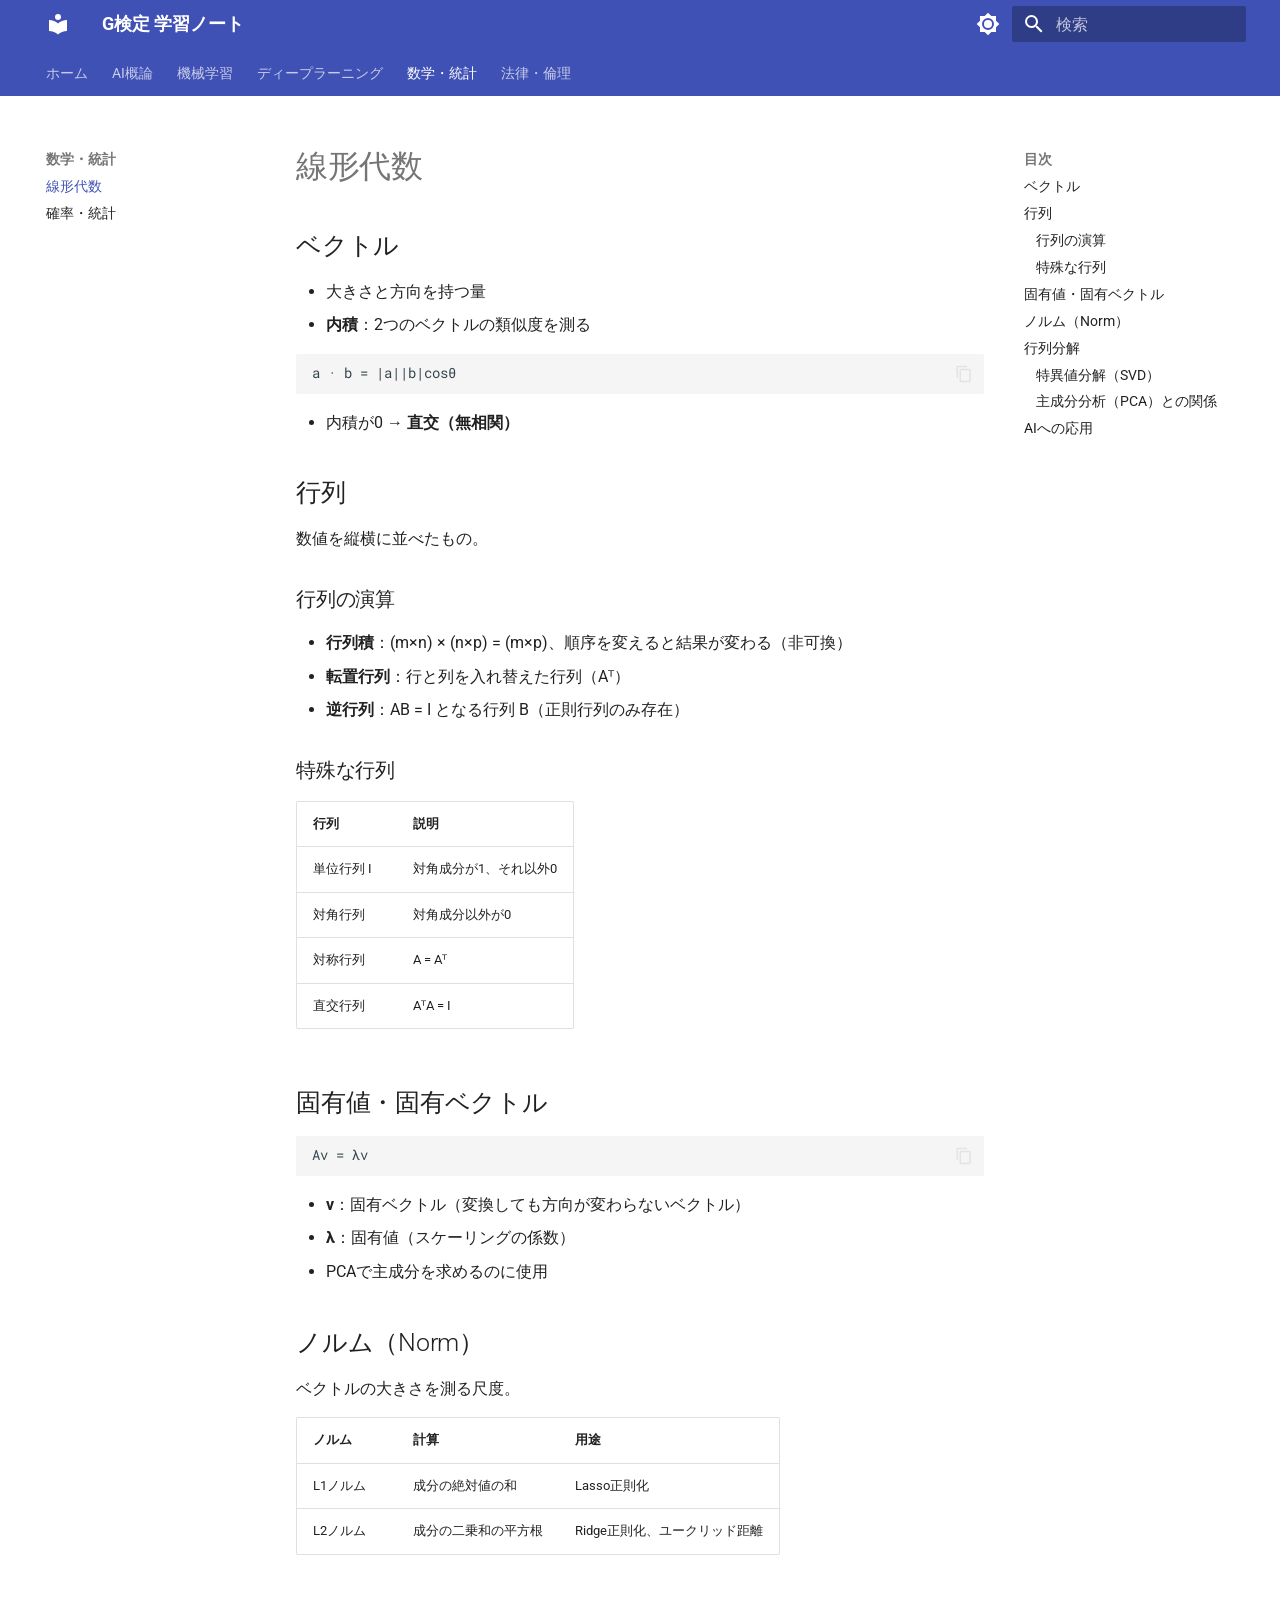
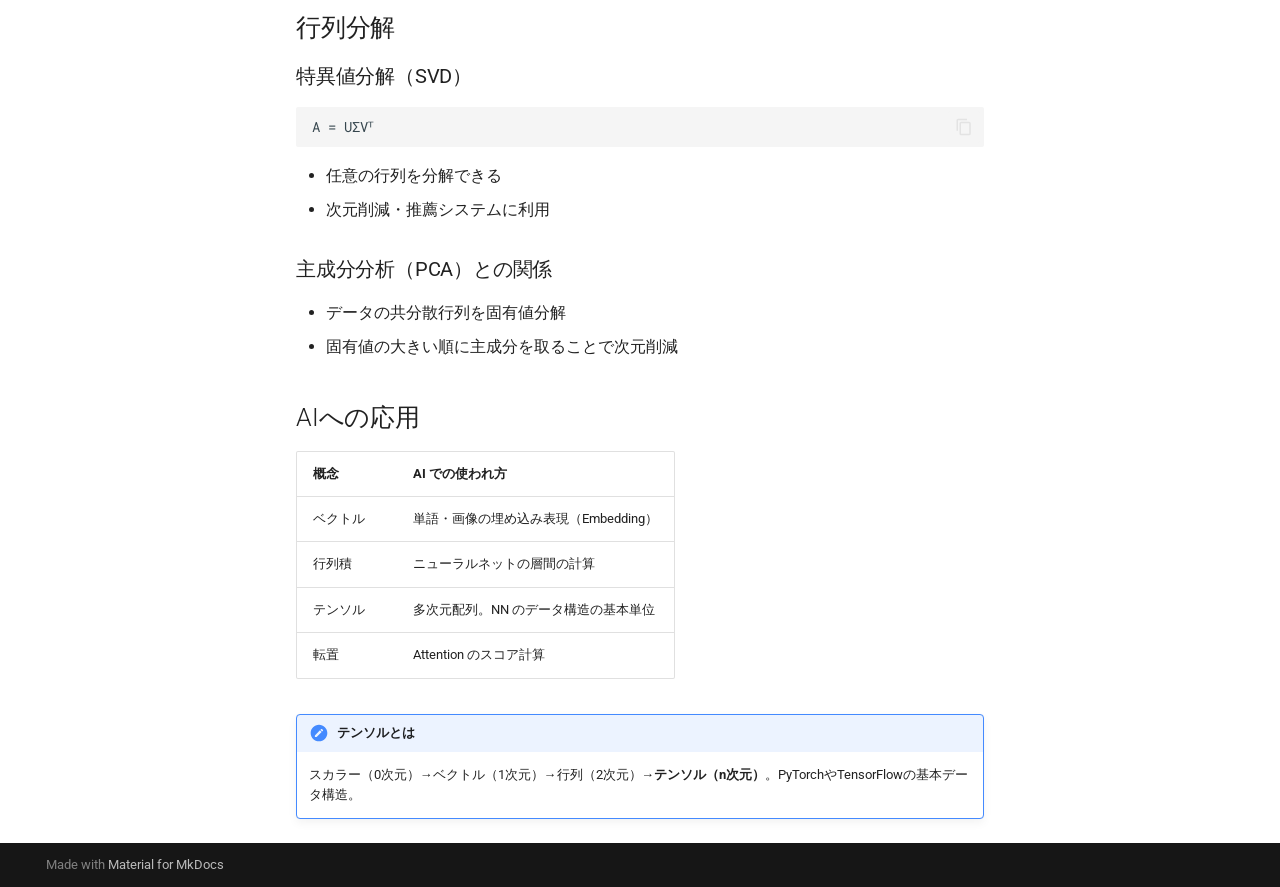
<file: math/linear_algebra/index.html>
<!doctype html>
<html lang="ja" class="no-js">
  <head>
    
      <meta charset="utf-8">
      <meta name="viewport" content="width=device-width,initial-scale=1">
      
        <meta name="description" content="JDLA G検定 試験対策ノート">
      
      
        <meta name="author" content="makino">
      
      
      
        <link rel="prev" href="../../dl/modern_models/">
      
      
        <link rel="next" href="../statistics/">
      
      
        
      
      
      <link rel="icon" href="../../assets/images/favicon.png">
      <meta name="generator" content="mkdocs-1.6.1, mkdocs-material-9.7.6">
    
    
      
        <title>線形代数 - G検定 学習ノート</title>
      
    
    
      <link rel="stylesheet" href="../../assets/stylesheets/main.484c7ddc.min.css">
      
        
        <link rel="stylesheet" href="../../assets/stylesheets/palette.ab4e12ef.min.css">
      
      


    
    
      
    
    
      
        
        
        <link rel="preconnect" href="https://fonts.gstatic.com" crossorigin>
        <link rel="stylesheet" href="https://fonts.googleapis.com/css?family=Roboto:300,300i,400,400i,700,700i%7CRoboto+Mono:400,400i,700,700i&display=fallback">
        <style>:root{--md-text-font:"Roboto";--md-code-font:"Roboto Mono"}</style>
      
    
    
    <script>__md_scope=new URL("../..",location),__md_hash=e=>[...e].reduce(((e,_)=>(e<<5)-e+_.charCodeAt(0)),0),__md_get=(e,_=localStorage,t=__md_scope)=>JSON.parse(_.getItem(t.pathname+"."+e)),__md_set=(e,_,t=localStorage,a=__md_scope)=>{try{t.setItem(a.pathname+"."+e,JSON.stringify(_))}catch(e){}}</script>
    
      

    
    
  </head>
  
  
    
    
      
    
    
    
    
    <body dir="ltr" data-md-color-scheme="default" data-md-color-primary="indigo" data-md-color-accent="indigo">
  
    
    <input class="md-toggle" data-md-toggle="drawer" type="checkbox" id="__drawer" autocomplete="off">
    <input class="md-toggle" data-md-toggle="search" type="checkbox" id="__search" autocomplete="off">
    <label class="md-overlay" for="__drawer"></label>
    <div data-md-component="skip">
      
        
        <a href="#_1" class="md-skip">
          コンテンツにスキップ
        </a>
      
    </div>
    <div data-md-component="announce">
      
    </div>
    
    
      

<header class="md-header" data-md-component="header">
  <nav class="md-header__inner md-grid" aria-label="ヘッダー">
    <a href="../.." title="G検定 学習ノート" class="md-header__button md-logo" aria-label="G検定 学習ノート" data-md-component="logo">
      
  
  <svg xmlns="http://www.w3.org/2000/svg" viewBox="0 0 24 24"><path d="M12 8a3 3 0 0 0 3-3 3 3 0 0 0-3-3 3 3 0 0 0-3 3 3 3 0 0 0 3 3m0 3.54C9.64 9.35 6.5 8 3 8v11c3.5 0 6.64 1.35 9 3.54 2.36-2.19 5.5-3.54 9-3.54V8c-3.5 0-6.64 1.35-9 3.54"/></svg>

    </a>
    <label class="md-header__button md-icon" for="__drawer">
      
      <svg xmlns="http://www.w3.org/2000/svg" viewBox="0 0 24 24"><path d="M3 6h18v2H3zm0 5h18v2H3zm0 5h18v2H3z"/></svg>
    </label>
    <div class="md-header__title" data-md-component="header-title">
      <div class="md-header__ellipsis">
        <div class="md-header__topic">
          <span class="md-ellipsis">
            G検定 学習ノート
          </span>
        </div>
        <div class="md-header__topic" data-md-component="header-topic">
          <span class="md-ellipsis">
            
              線形代数
            
          </span>
        </div>
      </div>
    </div>
    
      
        <form class="md-header__option" data-md-component="palette">
  
    
    
    
    <input class="md-option" data-md-color-media="" data-md-color-scheme="default" data-md-color-primary="indigo" data-md-color-accent="indigo"  aria-label="ダークモードに切替"  type="radio" name="__palette" id="__palette_0">
    
      <label class="md-header__button md-icon" title="ダークモードに切替" for="__palette_1" hidden>
        <svg xmlns="http://www.w3.org/2000/svg" viewBox="0 0 24 24"><path d="M12 8a4 4 0 0 0-4 4 4 4 0 0 0 4 4 4 4 0 0 0 4-4 4 4 0 0 0-4-4m0 10a6 6 0 0 1-6-6 6 6 0 0 1 6-6 6 6 0 0 1 6 6 6 6 0 0 1-6 6m8-9.31V4h-4.69L12 .69 8.69 4H4v4.69L.69 12 4 15.31V20h4.69L12 23.31 15.31 20H20v-4.69L23.31 12z"/></svg>
      </label>
    
  
    
    
    
    <input class="md-option" data-md-color-media="" data-md-color-scheme="slate" data-md-color-primary="indigo" data-md-color-accent="indigo"  aria-label="ライトモードに切替"  type="radio" name="__palette" id="__palette_1">
    
      <label class="md-header__button md-icon" title="ライトモードに切替" for="__palette_0" hidden>
        <svg xmlns="http://www.w3.org/2000/svg" viewBox="0 0 24 24"><path d="M12 18c-.89 0-1.74-.2-2.5-.55C11.56 16.5 13 14.42 13 12s-1.44-4.5-3.5-5.45C10.26 6.2 11.11 6 12 6a6 6 0 0 1 6 6 6 6 0 0 1-6 6m8-9.31V4h-4.69L12 .69 8.69 4H4v4.69L.69 12 4 15.31V20h4.69L12 23.31 15.31 20H20v-4.69L23.31 12z"/></svg>
      </label>
    
  
</form>
      
    
    
      <script>var palette=__md_get("__palette");if(palette&&palette.color){if("(prefers-color-scheme)"===palette.color.media){var media=matchMedia("(prefers-color-scheme: light)"),input=document.querySelector(media.matches?"[data-md-color-media='(prefers-color-scheme: light)']":"[data-md-color-media='(prefers-color-scheme: dark)']");palette.color.media=input.getAttribute("data-md-color-media"),palette.color.scheme=input.getAttribute("data-md-color-scheme"),palette.color.primary=input.getAttribute("data-md-color-primary"),palette.color.accent=input.getAttribute("data-md-color-accent")}for(var[key,value]of Object.entries(palette.color))document.body.setAttribute("data-md-color-"+key,value)}</script>
    
    
    
      
      
        <label class="md-header__button md-icon" for="__search">
          
          <svg xmlns="http://www.w3.org/2000/svg" viewBox="0 0 24 24"><path d="M9.5 3A6.5 6.5 0 0 1 16 9.5c0 1.61-.59 3.09-1.56 4.23l.27.27h.79l5 5-1.5 1.5-5-5v-.79l-.27-.27A6.52 6.52 0 0 1 9.5 16 6.5 6.5 0 0 1 3 9.5 6.5 6.5 0 0 1 9.5 3m0 2C7 5 5 7 5 9.5S7 14 9.5 14 14 12 14 9.5 12 5 9.5 5"/></svg>
        </label>
        <div class="md-search" data-md-component="search" role="dialog">
  <label class="md-search__overlay" for="__search"></label>
  <div class="md-search__inner" role="search">
    <form class="md-search__form" name="search">
      <input type="text" class="md-search__input" name="query" aria-label="検索" placeholder="検索" autocapitalize="off" autocorrect="off" autocomplete="off" spellcheck="false" data-md-component="search-query" required>
      <label class="md-search__icon md-icon" for="__search">
        
        <svg xmlns="http://www.w3.org/2000/svg" viewBox="0 0 24 24"><path d="M9.5 3A6.5 6.5 0 0 1 16 9.5c0 1.61-.59 3.09-1.56 4.23l.27.27h.79l5 5-1.5 1.5-5-5v-.79l-.27-.27A6.52 6.52 0 0 1 9.5 16 6.5 6.5 0 0 1 3 9.5 6.5 6.5 0 0 1 9.5 3m0 2C7 5 5 7 5 9.5S7 14 9.5 14 14 12 14 9.5 12 5 9.5 5"/></svg>
        
        <svg xmlns="http://www.w3.org/2000/svg" viewBox="0 0 24 24"><path d="M20 11v2H8l5.5 5.5-1.42 1.42L4.16 12l7.92-7.92L13.5 5.5 8 11z"/></svg>
      </label>
      <nav class="md-search__options" aria-label="検索">
        
        <button type="reset" class="md-search__icon md-icon" title="クリア" aria-label="クリア" tabindex="-1">
          
          <svg xmlns="http://www.w3.org/2000/svg" viewBox="0 0 24 24"><path d="M19 6.41 17.59 5 12 10.59 6.41 5 5 6.41 10.59 12 5 17.59 6.41 19 12 13.41 17.59 19 19 17.59 13.41 12z"/></svg>
        </button>
      </nav>
      
        <div class="md-search__suggest" data-md-component="search-suggest"></div>
      
    </form>
    <div class="md-search__output">
      <div class="md-search__scrollwrap" tabindex="0" data-md-scrollfix>
        <div class="md-search-result" data-md-component="search-result">
          <div class="md-search-result__meta">
            検索を初期化
          </div>
          <ol class="md-search-result__list" role="presentation"></ol>
        </div>
      </div>
    </div>
  </div>
</div>
      
    
    
  </nav>
  
</header>
    
    <div class="md-container" data-md-component="container">
      
      
        
          
            
<nav class="md-tabs" aria-label="タブ" data-md-component="tabs">
  <div class="md-grid">
    <ul class="md-tabs__list">
      
        
  
  
  
  
    <li class="md-tabs__item">
      <a href="../.." class="md-tabs__link">
        
  
  
    
  
  ホーム

      </a>
    </li>
  

      
        
  
  
  
  
    
    
      <li class="md-tabs__item">
        <a href="../../ai/overview/" class="md-tabs__link">
          
  
  
  AI概論

        </a>
      </li>
    
  

      
        
  
  
  
  
    
    
      <li class="md-tabs__item">
        <a href="../../ml/basics/" class="md-tabs__link">
          
  
  
  機械学習

        </a>
      </li>
    
  

      
        
  
  
  
  
    
    
      <li class="md-tabs__item">
        <a href="../../dl/neural_network/" class="md-tabs__link">
          
  
  
  ディープラーニング

        </a>
      </li>
    
  

      
        
  
  
  
    
  
  
    
    
      <li class="md-tabs__item md-tabs__item--active">
        <a href="./" class="md-tabs__link">
          
  
  
  数学・統計

        </a>
      </li>
    
  

      
        
  
  
  
  
    
    
      <li class="md-tabs__item">
        <a href="../../ethics/ai_ethics/" class="md-tabs__link">
          
  
  
  法律・倫理

        </a>
      </li>
    
  

      
    </ul>
  </div>
</nav>
          
        
      
      <main class="md-main" data-md-component="main">
        <div class="md-main__inner md-grid">
          
            
              
              <div class="md-sidebar md-sidebar--primary" data-md-component="sidebar" data-md-type="navigation" >
                <div class="md-sidebar__scrollwrap">
                  <div class="md-sidebar__inner">
                    


  


<nav class="md-nav md-nav--primary md-nav--lifted" aria-label="ナビゲーション" data-md-level="0">
  <label class="md-nav__title" for="__drawer">
    <a href="../.." title="G検定 学習ノート" class="md-nav__button md-logo" aria-label="G検定 学習ノート" data-md-component="logo">
      
  
  <svg xmlns="http://www.w3.org/2000/svg" viewBox="0 0 24 24"><path d="M12 8a3 3 0 0 0 3-3 3 3 0 0 0-3-3 3 3 0 0 0-3 3 3 3 0 0 0 3 3m0 3.54C9.64 9.35 6.5 8 3 8v11c3.5 0 6.64 1.35 9 3.54 2.36-2.19 5.5-3.54 9-3.54V8c-3.5 0-6.64 1.35-9 3.54"/></svg>

    </a>
    G検定 学習ノート
  </label>
  
  <ul class="md-nav__list" data-md-scrollfix>
    
      
      
  
  
  
  
    <li class="md-nav__item">
      <a href="../.." class="md-nav__link">
        
  
  
  <span class="md-ellipsis">
    
  
    ホーム
  

    
  </span>
  
  

      </a>
    </li>
  

    
      
      
  
  
  
  
    
    
    
    
      
      
        
      
    
    
    <li class="md-nav__item md-nav__item--nested">
      
        
        
        <input class="md-nav__toggle md-toggle " type="checkbox" id="__nav_2" >
        
          
          <label class="md-nav__link" for="__nav_2" id="__nav_2_label" tabindex="0">
            
  
  
  <span class="md-ellipsis">
    
  
    AI概論
  

    
  </span>
  
  

            <span class="md-nav__icon md-icon"></span>
          </label>
        
        <nav class="md-nav" data-md-level="1" aria-labelledby="__nav_2_label" aria-expanded="false">
          <label class="md-nav__title" for="__nav_2">
            <span class="md-nav__icon md-icon"></span>
            
  
    AI概論
  

          </label>
          <ul class="md-nav__list" data-md-scrollfix>
            
              
                
  
  
  
  
    <li class="md-nav__item">
      <a href="../../ai/overview/" class="md-nav__link">
        
  
  
  <span class="md-ellipsis">
    
  
    AIとは
  

    
  </span>
  
  

      </a>
    </li>
  

              
            
              
                
  
  
  
  
    <li class="md-nav__item">
      <a href="../../ai/history/" class="md-nav__link">
        
  
  
  <span class="md-ellipsis">
    
  
    AI歴史
  

    
  </span>
  
  

      </a>
    </li>
  

              
            
          </ul>
        </nav>
      
    </li>
  

    
      
      
  
  
  
  
    
    
    
    
      
      
        
      
    
    
    <li class="md-nav__item md-nav__item--nested">
      
        
        
        <input class="md-nav__toggle md-toggle " type="checkbox" id="__nav_3" >
        
          
          <label class="md-nav__link" for="__nav_3" id="__nav_3_label" tabindex="0">
            
  
  
  <span class="md-ellipsis">
    
  
    機械学習
  

    
  </span>
  
  

            <span class="md-nav__icon md-icon"></span>
          </label>
        
        <nav class="md-nav" data-md-level="1" aria-labelledby="__nav_3_label" aria-expanded="false">
          <label class="md-nav__title" for="__nav_3">
            <span class="md-nav__icon md-icon"></span>
            
  
    機械学習
  

          </label>
          <ul class="md-nav__list" data-md-scrollfix>
            
              
                
  
  
  
  
    <li class="md-nav__item">
      <a href="../../ml/basics/" class="md-nav__link">
        
  
  
  <span class="md-ellipsis">
    
  
    機械学習の基礎
  

    
  </span>
  
  

      </a>
    </li>
  

              
            
              
                
  
  
  
  
    <li class="md-nav__item">
      <a href="../../ml/methods/" class="md-nav__link">
        
  
  
  <span class="md-ellipsis">
    
  
    代表的な手法
  

    
  </span>
  
  

      </a>
    </li>
  

              
            
          </ul>
        </nav>
      
    </li>
  

    
      
      
  
  
  
  
    
    
    
    
      
      
        
      
    
    
    <li class="md-nav__item md-nav__item--nested">
      
        
        
        <input class="md-nav__toggle md-toggle " type="checkbox" id="__nav_4" >
        
          
          <label class="md-nav__link" for="__nav_4" id="__nav_4_label" tabindex="0">
            
  
  
  <span class="md-ellipsis">
    
  
    ディープラーニング
  

    
  </span>
  
  

            <span class="md-nav__icon md-icon"></span>
          </label>
        
        <nav class="md-nav" data-md-level="1" aria-labelledby="__nav_4_label" aria-expanded="false">
          <label class="md-nav__title" for="__nav_4">
            <span class="md-nav__icon md-icon"></span>
            
  
    ディープラーニング
  

          </label>
          <ul class="md-nav__list" data-md-scrollfix>
            
              
                
  
  
  
  
    <li class="md-nav__item">
      <a href="../../dl/neural_network/" class="md-nav__link">
        
  
  
  <span class="md-ellipsis">
    
  
    ニューラルネットワーク
  

    
  </span>
  
  

      </a>
    </li>
  

              
            
              
                
  
  
  
  
    <li class="md-nav__item">
      <a href="../../dl/cnn_rnn/" class="md-nav__link">
        
  
  
  <span class="md-ellipsis">
    
  
    CNN・RNN
  

    
  </span>
  
  

      </a>
    </li>
  

              
            
              
                
  
  
  
  
    <li class="md-nav__item">
      <a href="../../dl/modern_models/" class="md-nav__link">
        
  
  
  <span class="md-ellipsis">
    
  
    最新モデル
  

    
  </span>
  
  

      </a>
    </li>
  

              
            
          </ul>
        </nav>
      
    </li>
  

    
      
      
  
  
    
  
  
  
    
    
    
    
      
        
        
      
      
        
      
    
    
    <li class="md-nav__item md-nav__item--active md-nav__item--section md-nav__item--nested">
      
        
        
        <input class="md-nav__toggle md-toggle " type="checkbox" id="__nav_5" checked>
        
          
          <label class="md-nav__link" for="__nav_5" id="__nav_5_label" tabindex="">
            
  
  
  <span class="md-ellipsis">
    
  
    数学・統計
  

    
  </span>
  
  

            <span class="md-nav__icon md-icon"></span>
          </label>
        
        <nav class="md-nav" data-md-level="1" aria-labelledby="__nav_5_label" aria-expanded="true">
          <label class="md-nav__title" for="__nav_5">
            <span class="md-nav__icon md-icon"></span>
            
  
    数学・統計
  

          </label>
          <ul class="md-nav__list" data-md-scrollfix>
            
              
                
  
  
    
  
  
  
    <li class="md-nav__item md-nav__item--active">
      
      <input class="md-nav__toggle md-toggle" type="checkbox" id="__toc">
      
      
        
      
      
        <label class="md-nav__link md-nav__link--active" for="__toc">
          
  
  
  <span class="md-ellipsis">
    
  
    線形代数
  

    
  </span>
  
  

          <span class="md-nav__icon md-icon"></span>
        </label>
      
      <a href="./" class="md-nav__link md-nav__link--active">
        
  
  
  <span class="md-ellipsis">
    
  
    線形代数
  

    
  </span>
  
  

      </a>
      
        

<nav class="md-nav md-nav--secondary" aria-label="目次">
  
  
  
    
  
  
    <label class="md-nav__title" for="__toc">
      <span class="md-nav__icon md-icon"></span>
      目次
    </label>
    <ul class="md-nav__list" data-md-component="toc" data-md-scrollfix>
      
        <li class="md-nav__item">
  <a href="#_2" class="md-nav__link">
    <span class="md-ellipsis">
      
        ベクトル
      
    </span>
  </a>
  
</li>
      
        <li class="md-nav__item">
  <a href="#_3" class="md-nav__link">
    <span class="md-ellipsis">
      
        行列
      
    </span>
  </a>
  
    <nav class="md-nav" aria-label="行列">
      <ul class="md-nav__list">
        
          <li class="md-nav__item">
  <a href="#_4" class="md-nav__link">
    <span class="md-ellipsis">
      
        行列の演算
      
    </span>
  </a>
  
</li>
        
          <li class="md-nav__item">
  <a href="#_5" class="md-nav__link">
    <span class="md-ellipsis">
      
        特殊な行列
      
    </span>
  </a>
  
</li>
        
      </ul>
    </nav>
  
</li>
      
        <li class="md-nav__item">
  <a href="#_6" class="md-nav__link">
    <span class="md-ellipsis">
      
        固有値・固有ベクトル
      
    </span>
  </a>
  
</li>
      
        <li class="md-nav__item">
  <a href="#norm" class="md-nav__link">
    <span class="md-ellipsis">
      
        ノルム（Norm）
      
    </span>
  </a>
  
</li>
      
        <li class="md-nav__item">
  <a href="#_7" class="md-nav__link">
    <span class="md-ellipsis">
      
        行列分解
      
    </span>
  </a>
  
    <nav class="md-nav" aria-label="行列分解">
      <ul class="md-nav__list">
        
          <li class="md-nav__item">
  <a href="#svd" class="md-nav__link">
    <span class="md-ellipsis">
      
        特異値分解（SVD）
      
    </span>
  </a>
  
</li>
        
          <li class="md-nav__item">
  <a href="#pca" class="md-nav__link">
    <span class="md-ellipsis">
      
        主成分分析（PCA）との関係
      
    </span>
  </a>
  
</li>
        
      </ul>
    </nav>
  
</li>
      
        <li class="md-nav__item">
  <a href="#ai" class="md-nav__link">
    <span class="md-ellipsis">
      
        AIへの応用
      
    </span>
  </a>
  
</li>
      
    </ul>
  
</nav>
      
    </li>
  

              
            
              
                
  
  
  
  
    <li class="md-nav__item">
      <a href="../statistics/" class="md-nav__link">
        
  
  
  <span class="md-ellipsis">
    
  
    確率・統計
  

    
  </span>
  
  

      </a>
    </li>
  

              
            
          </ul>
        </nav>
      
    </li>
  

    
      
      
  
  
  
  
    
    
    
    
      
      
        
      
    
    
    <li class="md-nav__item md-nav__item--nested">
      
        
        
        <input class="md-nav__toggle md-toggle " type="checkbox" id="__nav_6" >
        
          
          <label class="md-nav__link" for="__nav_6" id="__nav_6_label" tabindex="0">
            
  
  
  <span class="md-ellipsis">
    
  
    法律・倫理
  

    
  </span>
  
  

            <span class="md-nav__icon md-icon"></span>
          </label>
        
        <nav class="md-nav" data-md-level="1" aria-labelledby="__nav_6_label" aria-expanded="false">
          <label class="md-nav__title" for="__nav_6">
            <span class="md-nav__icon md-icon"></span>
            
  
    法律・倫理
  

          </label>
          <ul class="md-nav__list" data-md-scrollfix>
            
              
                
  
  
  
  
    <li class="md-nav__item">
      <a href="../../ethics/ai_ethics/" class="md-nav__link">
        
  
  
  <span class="md-ellipsis">
    
  
    AI倫理
  

    
  </span>
  
  

      </a>
    </li>
  

              
            
              
                
  
  
  
  
    <li class="md-nav__item">
      <a href="../../ethics/regulations/" class="md-nav__link">
        
  
  
  <span class="md-ellipsis">
    
  
    法規制
  

    
  </span>
  
  

      </a>
    </li>
  

              
            
          </ul>
        </nav>
      
    </li>
  

    
  </ul>
</nav>
                  </div>
                </div>
              </div>
            
            
              
              <div class="md-sidebar md-sidebar--secondary" data-md-component="sidebar" data-md-type="toc" >
                <div class="md-sidebar__scrollwrap">
                  <div class="md-sidebar__inner">
                    

<nav class="md-nav md-nav--secondary" aria-label="目次">
  
  
  
    
  
  
    <label class="md-nav__title" for="__toc">
      <span class="md-nav__icon md-icon"></span>
      目次
    </label>
    <ul class="md-nav__list" data-md-component="toc" data-md-scrollfix>
      
        <li class="md-nav__item">
  <a href="#_2" class="md-nav__link">
    <span class="md-ellipsis">
      
        ベクトル
      
    </span>
  </a>
  
</li>
      
        <li class="md-nav__item">
  <a href="#_3" class="md-nav__link">
    <span class="md-ellipsis">
      
        行列
      
    </span>
  </a>
  
    <nav class="md-nav" aria-label="行列">
      <ul class="md-nav__list">
        
          <li class="md-nav__item">
  <a href="#_4" class="md-nav__link">
    <span class="md-ellipsis">
      
        行列の演算
      
    </span>
  </a>
  
</li>
        
          <li class="md-nav__item">
  <a href="#_5" class="md-nav__link">
    <span class="md-ellipsis">
      
        特殊な行列
      
    </span>
  </a>
  
</li>
        
      </ul>
    </nav>
  
</li>
      
        <li class="md-nav__item">
  <a href="#_6" class="md-nav__link">
    <span class="md-ellipsis">
      
        固有値・固有ベクトル
      
    </span>
  </a>
  
</li>
      
        <li class="md-nav__item">
  <a href="#norm" class="md-nav__link">
    <span class="md-ellipsis">
      
        ノルム（Norm）
      
    </span>
  </a>
  
</li>
      
        <li class="md-nav__item">
  <a href="#_7" class="md-nav__link">
    <span class="md-ellipsis">
      
        行列分解
      
    </span>
  </a>
  
    <nav class="md-nav" aria-label="行列分解">
      <ul class="md-nav__list">
        
          <li class="md-nav__item">
  <a href="#svd" class="md-nav__link">
    <span class="md-ellipsis">
      
        特異値分解（SVD）
      
    </span>
  </a>
  
</li>
        
          <li class="md-nav__item">
  <a href="#pca" class="md-nav__link">
    <span class="md-ellipsis">
      
        主成分分析（PCA）との関係
      
    </span>
  </a>
  
</li>
        
      </ul>
    </nav>
  
</li>
      
        <li class="md-nav__item">
  <a href="#ai" class="md-nav__link">
    <span class="md-ellipsis">
      
        AIへの応用
      
    </span>
  </a>
  
</li>
      
    </ul>
  
</nav>
                  </div>
                </div>
              </div>
            
          
          
            <div class="md-content" data-md-component="content">
              
              <article class="md-content__inner md-typeset">
                
                  



<h1 id="_1">線形代数<a class="headerlink" href="#_1" title="Permanent link">&para;</a></h1>
<h2 id="_2">ベクトル<a class="headerlink" href="#_2" title="Permanent link">&para;</a></h2>
<ul>
<li>大きさと方向を持つ量</li>
<li><strong>内積</strong>：2つのベクトルの類似度を測る</li>
</ul>
<div class="highlight"><pre><span></span><code>a · b = |a||b|cosθ
</code></pre></div>
<ul>
<li>内積が0 → <strong>直交（無相関）</strong></li>
</ul>
<h2 id="_3">行列<a class="headerlink" href="#_3" title="Permanent link">&para;</a></h2>
<p>数値を縦横に並べたもの。</p>
<h3 id="_4">行列の演算<a class="headerlink" href="#_4" title="Permanent link">&para;</a></h3>
<ul>
<li><strong>行列積</strong>：(m×n) × (n×p) = (m×p)、順序を変えると結果が変わる（非可換）</li>
<li><strong>転置行列</strong>：行と列を入れ替えた行列（Aᵀ）</li>
<li><strong>逆行列</strong>：AB = I となる行列 B（正則行列のみ存在）</li>
</ul>
<h3 id="_5">特殊な行列<a class="headerlink" href="#_5" title="Permanent link">&para;</a></h3>
<table>
<thead>
<tr>
<th>行列</th>
<th>説明</th>
</tr>
</thead>
<tbody>
<tr>
<td>単位行列 I</td>
<td>対角成分が1、それ以外0</td>
</tr>
<tr>
<td>対角行列</td>
<td>対角成分以外が0</td>
</tr>
<tr>
<td>対称行列</td>
<td>A = Aᵀ</td>
</tr>
<tr>
<td>直交行列</td>
<td>AᵀA = I</td>
</tr>
</tbody>
</table>
<h2 id="_6">固有値・固有ベクトル<a class="headerlink" href="#_6" title="Permanent link">&para;</a></h2>
<div class="highlight"><pre><span></span><code>Av = λv
</code></pre></div>
<ul>
<li><strong>v</strong>：固有ベクトル（変換しても方向が変わらないベクトル）</li>
<li><strong>λ</strong>：固有値（スケーリングの係数）</li>
<li>PCAで主成分を求めるのに使用</li>
</ul>
<h2 id="norm">ノルム（Norm）<a class="headerlink" href="#norm" title="Permanent link">&para;</a></h2>
<p>ベクトルの大きさを測る尺度。</p>
<table>
<thead>
<tr>
<th>ノルム</th>
<th>計算</th>
<th>用途</th>
</tr>
</thead>
<tbody>
<tr>
<td>L1ノルム</td>
<td>成分の絶対値の和</td>
<td>Lasso正則化</td>
</tr>
<tr>
<td>L2ノルム</td>
<td>成分の二乗和の平方根</td>
<td>Ridge正則化、ユークリッド距離</td>
</tr>
</tbody>
</table>
<h2 id="_7">行列分解<a class="headerlink" href="#_7" title="Permanent link">&para;</a></h2>
<h3 id="svd">特異値分解（SVD）<a class="headerlink" href="#svd" title="Permanent link">&para;</a></h3>
<div class="highlight"><pre><span></span><code>A = UΣVᵀ
</code></pre></div>
<ul>
<li>任意の行列を分解できる</li>
<li>次元削減・推薦システムに利用</li>
</ul>
<h3 id="pca">主成分分析（PCA）との関係<a class="headerlink" href="#pca" title="Permanent link">&para;</a></h3>
<ul>
<li>データの共分散行列を固有値分解</li>
<li>固有値の大きい順に主成分を取ることで次元削減</li>
</ul>
<h2 id="ai">AIへの応用<a class="headerlink" href="#ai" title="Permanent link">&para;</a></h2>
<table>
<thead>
<tr>
<th>概念</th>
<th>AI での使われ方</th>
</tr>
</thead>
<tbody>
<tr>
<td>ベクトル</td>
<td>単語・画像の埋め込み表現（Embedding）</td>
</tr>
<tr>
<td>行列積</td>
<td>ニューラルネットの層間の計算</td>
</tr>
<tr>
<td>テンソル</td>
<td>多次元配列。NN のデータ構造の基本単位</td>
</tr>
<tr>
<td>転置</td>
<td>Attention のスコア計算</td>
</tr>
</tbody>
</table>
<div class="admonition note">
<p class="admonition-title">テンソルとは</p>
<p>スカラー（0次元）→ベクトル（1次元）→行列（2次元）→<strong>テンソル（n次元）</strong>。PyTorchやTensorFlowの基本データ構造。</p>
</div>












                
              </article>
            </div>
          
          
<script>var target=document.getElementById(location.hash.slice(1));target&&target.name&&(target.checked=target.name.startsWith("__tabbed_"))</script>
        </div>
        
          <button type="button" class="md-top md-icon" data-md-component="top" hidden>
  
  <svg xmlns="http://www.w3.org/2000/svg" viewBox="0 0 24 24"><path d="M13 20h-2V8l-5.5 5.5-1.42-1.42L12 4.16l7.92 7.92-1.42 1.42L13 8z"/></svg>
  ページトップへ戻る
</button>
        
      </main>
      
        <footer class="md-footer">
  
  <div class="md-footer-meta md-typeset">
    <div class="md-footer-meta__inner md-grid">
      <div class="md-copyright">
  
  
    Made with
    <a href="https://squidfunk.github.io/mkdocs-material/" target="_blank" rel="noopener">
      Material for MkDocs
    </a>
  
</div>
      
    </div>
  </div>
</footer>
      
    </div>
    <div class="md-dialog" data-md-component="dialog">
      <div class="md-dialog__inner md-typeset"></div>
    </div>
    
    
    
      
      
      <script id="__config" type="application/json">{"annotate": null, "base": "../..", "features": ["navigation.tabs", "navigation.sections", "navigation.top", "search.highlight", "search.suggest", "content.code.copy"], "search": "../../assets/javascripts/workers/search.2c215733.min.js", "tags": null, "translations": {"clipboard.copied": "\u30b3\u30d4\u30fc\u3057\u307e\u3057\u305f", "clipboard.copy": "\u30af\u30ea\u30c3\u30d7\u30dc\u30fc\u30c9\u3078\u30b3\u30d4\u30fc", "search.result.more.one": "\u3053\u306e\u30da\u30fc\u30b8\u5185\u306b\u3082\u30461\u4ef6\u898b\u3064\u304b\u308a\u307e\u3057\u305f", "search.result.more.other": "\u3053\u306e\u30da\u30fc\u30b8\u5185\u306b\u3042\u3068#\u4ef6\u898b\u3064\u304b\u308a\u307e\u3057\u305f", "search.result.none": "\u4f55\u3082\u898b\u3064\u304b\u308a\u307e\u305b\u3093\u3067\u3057\u305f", "search.result.one": "1\u4ef6\u898b\u3064\u304b\u308a\u307e\u3057\u305f", "search.result.other": "#\u4ef6\u898b\u3064\u304b\u308a\u307e\u3057\u305f", "search.result.placeholder": "\u691c\u7d22\u30ad\u30fc\u30ef\u30fc\u30c9\u3092\u5165\u529b\u3057\u3066\u304f\u3060\u3055\u3044", "search.result.term.missing": "\u691c\u7d22\u306b\u542b\u307e\u308c\u306a\u3044", "select.version": "\u30d0\u30fc\u30b8\u30e7\u30f3\u5207\u308a\u66ff\u3048"}, "version": null}</script>
    
    
      <script src="../../assets/javascripts/bundle.79ae519e.min.js"></script>
      
    
  </body>
</html>
</file>
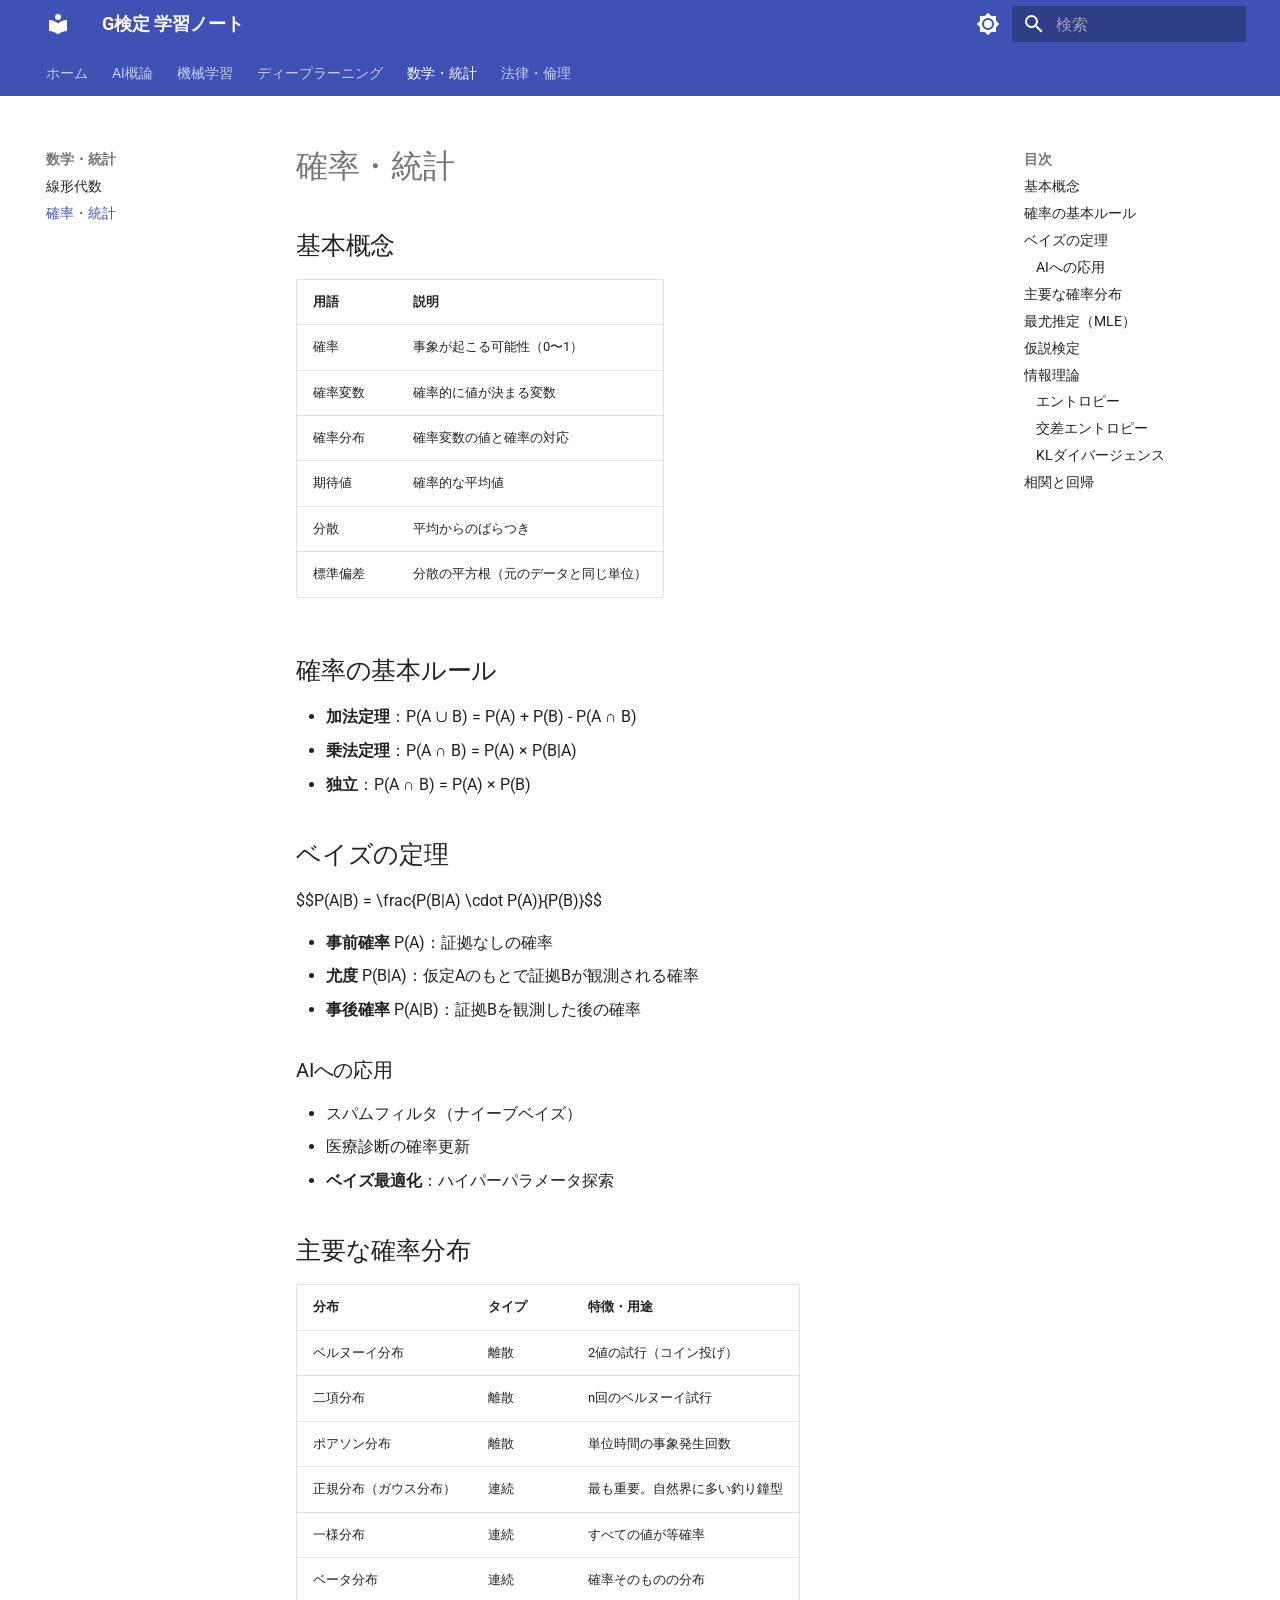
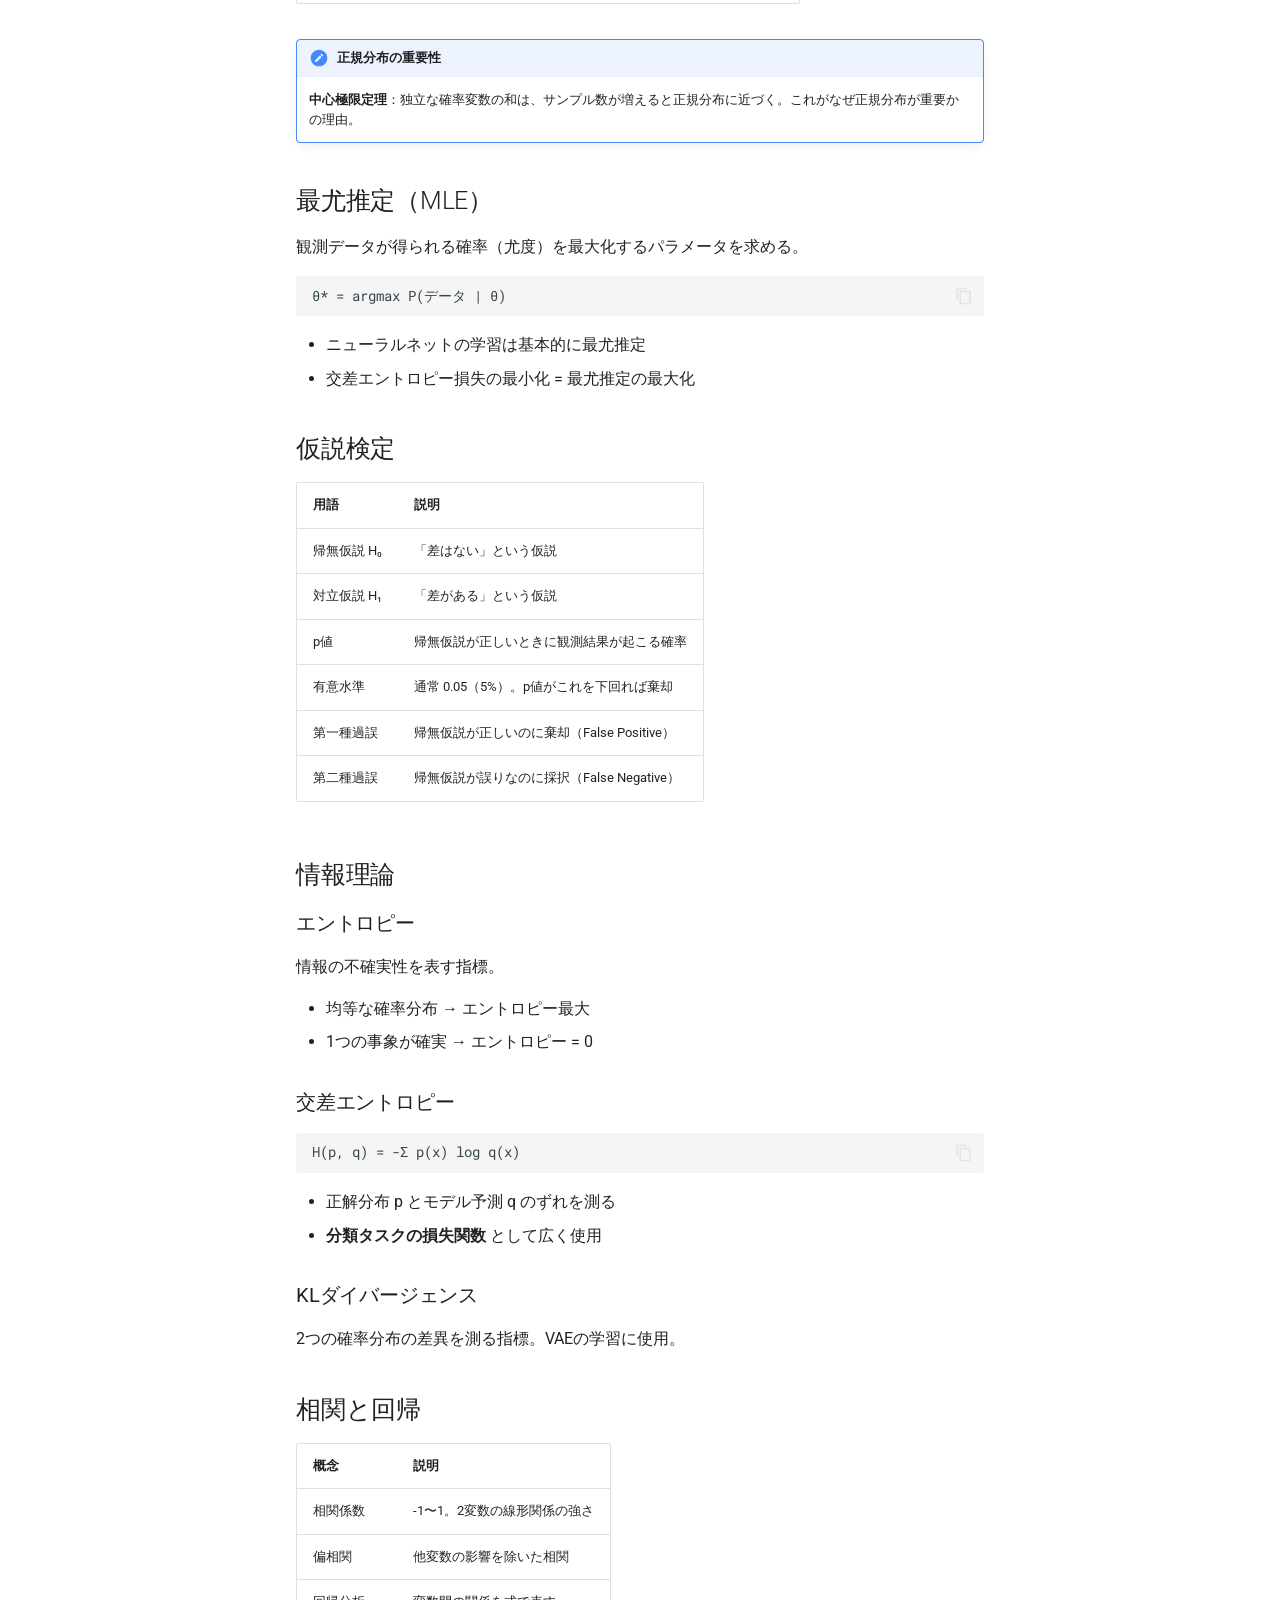
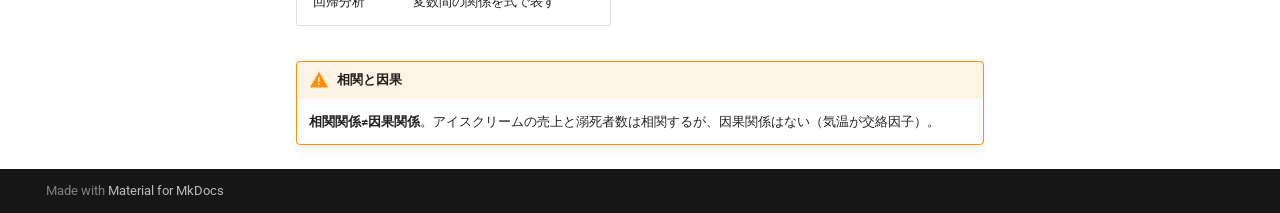
<file: math/statistics/index.html>
<!doctype html>
<html lang="ja" class="no-js">
  <head>
    
      <meta charset="utf-8">
      <meta name="viewport" content="width=device-width,initial-scale=1">
      
        <meta name="description" content="JDLA G検定 試験対策ノート">
      
      
        <meta name="author" content="makino">
      
      
      
        <link rel="prev" href="../linear_algebra/">
      
      
        <link rel="next" href="../../ethics/ai_ethics/">
      
      
        
      
      
      <link rel="icon" href="../../assets/images/favicon.png">
      <meta name="generator" content="mkdocs-1.6.1, mkdocs-material-9.7.6">
    
    
      
        <title>確率・統計 - G検定 学習ノート</title>
      
    
    
      <link rel="stylesheet" href="../../assets/stylesheets/main.484c7ddc.min.css">
      
        
        <link rel="stylesheet" href="../../assets/stylesheets/palette.ab4e12ef.min.css">
      
      


    
    
      
    
    
      
        
        
        <link rel="preconnect" href="https://fonts.gstatic.com" crossorigin>
        <link rel="stylesheet" href="https://fonts.googleapis.com/css?family=Roboto:300,300i,400,400i,700,700i%7CRoboto+Mono:400,400i,700,700i&display=fallback">
        <style>:root{--md-text-font:"Roboto";--md-code-font:"Roboto Mono"}</style>
      
    
    
    <script>__md_scope=new URL("../..",location),__md_hash=e=>[...e].reduce(((e,_)=>(e<<5)-e+_.charCodeAt(0)),0),__md_get=(e,_=localStorage,t=__md_scope)=>JSON.parse(_.getItem(t.pathname+"."+e)),__md_set=(e,_,t=localStorage,a=__md_scope)=>{try{t.setItem(a.pathname+"."+e,JSON.stringify(_))}catch(e){}}</script>
    
      

    
    
  </head>
  
  
    
    
      
    
    
    
    
    <body dir="ltr" data-md-color-scheme="default" data-md-color-primary="indigo" data-md-color-accent="indigo">
  
    
    <input class="md-toggle" data-md-toggle="drawer" type="checkbox" id="__drawer" autocomplete="off">
    <input class="md-toggle" data-md-toggle="search" type="checkbox" id="__search" autocomplete="off">
    <label class="md-overlay" for="__drawer"></label>
    <div data-md-component="skip">
      
        
        <a href="#_1" class="md-skip">
          コンテンツにスキップ
        </a>
      
    </div>
    <div data-md-component="announce">
      
    </div>
    
    
      

<header class="md-header" data-md-component="header">
  <nav class="md-header__inner md-grid" aria-label="ヘッダー">
    <a href="../.." title="G検定 学習ノート" class="md-header__button md-logo" aria-label="G検定 学習ノート" data-md-component="logo">
      
  
  <svg xmlns="http://www.w3.org/2000/svg" viewBox="0 0 24 24"><path d="M12 8a3 3 0 0 0 3-3 3 3 0 0 0-3-3 3 3 0 0 0-3 3 3 3 0 0 0 3 3m0 3.54C9.64 9.35 6.5 8 3 8v11c3.5 0 6.64 1.35 9 3.54 2.36-2.19 5.5-3.54 9-3.54V8c-3.5 0-6.64 1.35-9 3.54"/></svg>

    </a>
    <label class="md-header__button md-icon" for="__drawer">
      
      <svg xmlns="http://www.w3.org/2000/svg" viewBox="0 0 24 24"><path d="M3 6h18v2H3zm0 5h18v2H3zm0 5h18v2H3z"/></svg>
    </label>
    <div class="md-header__title" data-md-component="header-title">
      <div class="md-header__ellipsis">
        <div class="md-header__topic">
          <span class="md-ellipsis">
            G検定 学習ノート
          </span>
        </div>
        <div class="md-header__topic" data-md-component="header-topic">
          <span class="md-ellipsis">
            
              確率・統計
            
          </span>
        </div>
      </div>
    </div>
    
      
        <form class="md-header__option" data-md-component="palette">
  
    
    
    
    <input class="md-option" data-md-color-media="" data-md-color-scheme="default" data-md-color-primary="indigo" data-md-color-accent="indigo"  aria-label="ダークモードに切替"  type="radio" name="__palette" id="__palette_0">
    
      <label class="md-header__button md-icon" title="ダークモードに切替" for="__palette_1" hidden>
        <svg xmlns="http://www.w3.org/2000/svg" viewBox="0 0 24 24"><path d="M12 8a4 4 0 0 0-4 4 4 4 0 0 0 4 4 4 4 0 0 0 4-4 4 4 0 0 0-4-4m0 10a6 6 0 0 1-6-6 6 6 0 0 1 6-6 6 6 0 0 1 6 6 6 6 0 0 1-6 6m8-9.31V4h-4.69L12 .69 8.69 4H4v4.69L.69 12 4 15.31V20h4.69L12 23.31 15.31 20H20v-4.69L23.31 12z"/></svg>
      </label>
    
  
    
    
    
    <input class="md-option" data-md-color-media="" data-md-color-scheme="slate" data-md-color-primary="indigo" data-md-color-accent="indigo"  aria-label="ライトモードに切替"  type="radio" name="__palette" id="__palette_1">
    
      <label class="md-header__button md-icon" title="ライトモードに切替" for="__palette_0" hidden>
        <svg xmlns="http://www.w3.org/2000/svg" viewBox="0 0 24 24"><path d="M12 18c-.89 0-1.74-.2-2.5-.55C11.56 16.5 13 14.42 13 12s-1.44-4.5-3.5-5.45C10.26 6.2 11.11 6 12 6a6 6 0 0 1 6 6 6 6 0 0 1-6 6m8-9.31V4h-4.69L12 .69 8.69 4H4v4.69L.69 12 4 15.31V20h4.69L12 23.31 15.31 20H20v-4.69L23.31 12z"/></svg>
      </label>
    
  
</form>
      
    
    
      <script>var palette=__md_get("__palette");if(palette&&palette.color){if("(prefers-color-scheme)"===palette.color.media){var media=matchMedia("(prefers-color-scheme: light)"),input=document.querySelector(media.matches?"[data-md-color-media='(prefers-color-scheme: light)']":"[data-md-color-media='(prefers-color-scheme: dark)']");palette.color.media=input.getAttribute("data-md-color-media"),palette.color.scheme=input.getAttribute("data-md-color-scheme"),palette.color.primary=input.getAttribute("data-md-color-primary"),palette.color.accent=input.getAttribute("data-md-color-accent")}for(var[key,value]of Object.entries(palette.color))document.body.setAttribute("data-md-color-"+key,value)}</script>
    
    
    
      
      
        <label class="md-header__button md-icon" for="__search">
          
          <svg xmlns="http://www.w3.org/2000/svg" viewBox="0 0 24 24"><path d="M9.5 3A6.5 6.5 0 0 1 16 9.5c0 1.61-.59 3.09-1.56 4.23l.27.27h.79l5 5-1.5 1.5-5-5v-.79l-.27-.27A6.52 6.52 0 0 1 9.5 16 6.5 6.5 0 0 1 3 9.5 6.5 6.5 0 0 1 9.5 3m0 2C7 5 5 7 5 9.5S7 14 9.5 14 14 12 14 9.5 12 5 9.5 5"/></svg>
        </label>
        <div class="md-search" data-md-component="search" role="dialog">
  <label class="md-search__overlay" for="__search"></label>
  <div class="md-search__inner" role="search">
    <form class="md-search__form" name="search">
      <input type="text" class="md-search__input" name="query" aria-label="検索" placeholder="検索" autocapitalize="off" autocorrect="off" autocomplete="off" spellcheck="false" data-md-component="search-query" required>
      <label class="md-search__icon md-icon" for="__search">
        
        <svg xmlns="http://www.w3.org/2000/svg" viewBox="0 0 24 24"><path d="M9.5 3A6.5 6.5 0 0 1 16 9.5c0 1.61-.59 3.09-1.56 4.23l.27.27h.79l5 5-1.5 1.5-5-5v-.79l-.27-.27A6.52 6.52 0 0 1 9.5 16 6.5 6.5 0 0 1 3 9.5 6.5 6.5 0 0 1 9.5 3m0 2C7 5 5 7 5 9.5S7 14 9.5 14 14 12 14 9.5 12 5 9.5 5"/></svg>
        
        <svg xmlns="http://www.w3.org/2000/svg" viewBox="0 0 24 24"><path d="M20 11v2H8l5.5 5.5-1.42 1.42L4.16 12l7.92-7.92L13.5 5.5 8 11z"/></svg>
      </label>
      <nav class="md-search__options" aria-label="検索">
        
        <button type="reset" class="md-search__icon md-icon" title="クリア" aria-label="クリア" tabindex="-1">
          
          <svg xmlns="http://www.w3.org/2000/svg" viewBox="0 0 24 24"><path d="M19 6.41 17.59 5 12 10.59 6.41 5 5 6.41 10.59 12 5 17.59 6.41 19 12 13.41 17.59 19 19 17.59 13.41 12z"/></svg>
        </button>
      </nav>
      
        <div class="md-search__suggest" data-md-component="search-suggest"></div>
      
    </form>
    <div class="md-search__output">
      <div class="md-search__scrollwrap" tabindex="0" data-md-scrollfix>
        <div class="md-search-result" data-md-component="search-result">
          <div class="md-search-result__meta">
            検索を初期化
          </div>
          <ol class="md-search-result__list" role="presentation"></ol>
        </div>
      </div>
    </div>
  </div>
</div>
      
    
    
  </nav>
  
</header>
    
    <div class="md-container" data-md-component="container">
      
      
        
          
            
<nav class="md-tabs" aria-label="タブ" data-md-component="tabs">
  <div class="md-grid">
    <ul class="md-tabs__list">
      
        
  
  
  
  
    <li class="md-tabs__item">
      <a href="../.." class="md-tabs__link">
        
  
  
    
  
  ホーム

      </a>
    </li>
  

      
        
  
  
  
  
    
    
      <li class="md-tabs__item">
        <a href="../../ai/overview/" class="md-tabs__link">
          
  
  
  AI概論

        </a>
      </li>
    
  

      
        
  
  
  
  
    
    
      <li class="md-tabs__item">
        <a href="../../ml/basics/" class="md-tabs__link">
          
  
  
  機械学習

        </a>
      </li>
    
  

      
        
  
  
  
  
    
    
      <li class="md-tabs__item">
        <a href="../../dl/neural_network/" class="md-tabs__link">
          
  
  
  ディープラーニング

        </a>
      </li>
    
  

      
        
  
  
  
    
  
  
    
    
      <li class="md-tabs__item md-tabs__item--active">
        <a href="../linear_algebra/" class="md-tabs__link">
          
  
  
  数学・統計

        </a>
      </li>
    
  

      
        
  
  
  
  
    
    
      <li class="md-tabs__item">
        <a href="../../ethics/ai_ethics/" class="md-tabs__link">
          
  
  
  法律・倫理

        </a>
      </li>
    
  

      
    </ul>
  </div>
</nav>
          
        
      
      <main class="md-main" data-md-component="main">
        <div class="md-main__inner md-grid">
          
            
              
              <div class="md-sidebar md-sidebar--primary" data-md-component="sidebar" data-md-type="navigation" >
                <div class="md-sidebar__scrollwrap">
                  <div class="md-sidebar__inner">
                    


  


<nav class="md-nav md-nav--primary md-nav--lifted" aria-label="ナビゲーション" data-md-level="0">
  <label class="md-nav__title" for="__drawer">
    <a href="../.." title="G検定 学習ノート" class="md-nav__button md-logo" aria-label="G検定 学習ノート" data-md-component="logo">
      
  
  <svg xmlns="http://www.w3.org/2000/svg" viewBox="0 0 24 24"><path d="M12 8a3 3 0 0 0 3-3 3 3 0 0 0-3-3 3 3 0 0 0-3 3 3 3 0 0 0 3 3m0 3.54C9.64 9.35 6.5 8 3 8v11c3.5 0 6.64 1.35 9 3.54 2.36-2.19 5.5-3.54 9-3.54V8c-3.5 0-6.64 1.35-9 3.54"/></svg>

    </a>
    G検定 学習ノート
  </label>
  
  <ul class="md-nav__list" data-md-scrollfix>
    
      
      
  
  
  
  
    <li class="md-nav__item">
      <a href="../.." class="md-nav__link">
        
  
  
  <span class="md-ellipsis">
    
  
    ホーム
  

    
  </span>
  
  

      </a>
    </li>
  

    
      
      
  
  
  
  
    
    
    
    
      
      
        
      
    
    
    <li class="md-nav__item md-nav__item--nested">
      
        
        
        <input class="md-nav__toggle md-toggle " type="checkbox" id="__nav_2" >
        
          
          <label class="md-nav__link" for="__nav_2" id="__nav_2_label" tabindex="0">
            
  
  
  <span class="md-ellipsis">
    
  
    AI概論
  

    
  </span>
  
  

            <span class="md-nav__icon md-icon"></span>
          </label>
        
        <nav class="md-nav" data-md-level="1" aria-labelledby="__nav_2_label" aria-expanded="false">
          <label class="md-nav__title" for="__nav_2">
            <span class="md-nav__icon md-icon"></span>
            
  
    AI概論
  

          </label>
          <ul class="md-nav__list" data-md-scrollfix>
            
              
                
  
  
  
  
    <li class="md-nav__item">
      <a href="../../ai/overview/" class="md-nav__link">
        
  
  
  <span class="md-ellipsis">
    
  
    AIとは
  

    
  </span>
  
  

      </a>
    </li>
  

              
            
              
                
  
  
  
  
    <li class="md-nav__item">
      <a href="../../ai/history/" class="md-nav__link">
        
  
  
  <span class="md-ellipsis">
    
  
    AI歴史
  

    
  </span>
  
  

      </a>
    </li>
  

              
            
          </ul>
        </nav>
      
    </li>
  

    
      
      
  
  
  
  
    
    
    
    
      
      
        
      
    
    
    <li class="md-nav__item md-nav__item--nested">
      
        
        
        <input class="md-nav__toggle md-toggle " type="checkbox" id="__nav_3" >
        
          
          <label class="md-nav__link" for="__nav_3" id="__nav_3_label" tabindex="0">
            
  
  
  <span class="md-ellipsis">
    
  
    機械学習
  

    
  </span>
  
  

            <span class="md-nav__icon md-icon"></span>
          </label>
        
        <nav class="md-nav" data-md-level="1" aria-labelledby="__nav_3_label" aria-expanded="false">
          <label class="md-nav__title" for="__nav_3">
            <span class="md-nav__icon md-icon"></span>
            
  
    機械学習
  

          </label>
          <ul class="md-nav__list" data-md-scrollfix>
            
              
                
  
  
  
  
    <li class="md-nav__item">
      <a href="../../ml/basics/" class="md-nav__link">
        
  
  
  <span class="md-ellipsis">
    
  
    機械学習の基礎
  

    
  </span>
  
  

      </a>
    </li>
  

              
            
              
                
  
  
  
  
    <li class="md-nav__item">
      <a href="../../ml/methods/" class="md-nav__link">
        
  
  
  <span class="md-ellipsis">
    
  
    代表的な手法
  

    
  </span>
  
  

      </a>
    </li>
  

              
            
          </ul>
        </nav>
      
    </li>
  

    
      
      
  
  
  
  
    
    
    
    
      
      
        
      
    
    
    <li class="md-nav__item md-nav__item--nested">
      
        
        
        <input class="md-nav__toggle md-toggle " type="checkbox" id="__nav_4" >
        
          
          <label class="md-nav__link" for="__nav_4" id="__nav_4_label" tabindex="0">
            
  
  
  <span class="md-ellipsis">
    
  
    ディープラーニング
  

    
  </span>
  
  

            <span class="md-nav__icon md-icon"></span>
          </label>
        
        <nav class="md-nav" data-md-level="1" aria-labelledby="__nav_4_label" aria-expanded="false">
          <label class="md-nav__title" for="__nav_4">
            <span class="md-nav__icon md-icon"></span>
            
  
    ディープラーニング
  

          </label>
          <ul class="md-nav__list" data-md-scrollfix>
            
              
                
  
  
  
  
    <li class="md-nav__item">
      <a href="../../dl/neural_network/" class="md-nav__link">
        
  
  
  <span class="md-ellipsis">
    
  
    ニューラルネットワーク
  

    
  </span>
  
  

      </a>
    </li>
  

              
            
              
                
  
  
  
  
    <li class="md-nav__item">
      <a href="../../dl/cnn_rnn/" class="md-nav__link">
        
  
  
  <span class="md-ellipsis">
    
  
    CNN・RNN
  

    
  </span>
  
  

      </a>
    </li>
  

              
            
              
                
  
  
  
  
    <li class="md-nav__item">
      <a href="../../dl/modern_models/" class="md-nav__link">
        
  
  
  <span class="md-ellipsis">
    
  
    最新モデル
  

    
  </span>
  
  

      </a>
    </li>
  

              
            
          </ul>
        </nav>
      
    </li>
  

    
      
      
  
  
    
  
  
  
    
    
    
    
      
        
        
      
      
        
      
    
    
    <li class="md-nav__item md-nav__item--active md-nav__item--section md-nav__item--nested">
      
        
        
        <input class="md-nav__toggle md-toggle " type="checkbox" id="__nav_5" checked>
        
          
          <label class="md-nav__link" for="__nav_5" id="__nav_5_label" tabindex="">
            
  
  
  <span class="md-ellipsis">
    
  
    数学・統計
  

    
  </span>
  
  

            <span class="md-nav__icon md-icon"></span>
          </label>
        
        <nav class="md-nav" data-md-level="1" aria-labelledby="__nav_5_label" aria-expanded="true">
          <label class="md-nav__title" for="__nav_5">
            <span class="md-nav__icon md-icon"></span>
            
  
    数学・統計
  

          </label>
          <ul class="md-nav__list" data-md-scrollfix>
            
              
                
  
  
  
  
    <li class="md-nav__item">
      <a href="../linear_algebra/" class="md-nav__link">
        
  
  
  <span class="md-ellipsis">
    
  
    線形代数
  

    
  </span>
  
  

      </a>
    </li>
  

              
            
              
                
  
  
    
  
  
  
    <li class="md-nav__item md-nav__item--active">
      
      <input class="md-nav__toggle md-toggle" type="checkbox" id="__toc">
      
      
        
      
      
        <label class="md-nav__link md-nav__link--active" for="__toc">
          
  
  
  <span class="md-ellipsis">
    
  
    確率・統計
  

    
  </span>
  
  

          <span class="md-nav__icon md-icon"></span>
        </label>
      
      <a href="./" class="md-nav__link md-nav__link--active">
        
  
  
  <span class="md-ellipsis">
    
  
    確率・統計
  

    
  </span>
  
  

      </a>
      
        

<nav class="md-nav md-nav--secondary" aria-label="目次">
  
  
  
    
  
  
    <label class="md-nav__title" for="__toc">
      <span class="md-nav__icon md-icon"></span>
      目次
    </label>
    <ul class="md-nav__list" data-md-component="toc" data-md-scrollfix>
      
        <li class="md-nav__item">
  <a href="#_2" class="md-nav__link">
    <span class="md-ellipsis">
      
        基本概念
      
    </span>
  </a>
  
</li>
      
        <li class="md-nav__item">
  <a href="#_3" class="md-nav__link">
    <span class="md-ellipsis">
      
        確率の基本ルール
      
    </span>
  </a>
  
</li>
      
        <li class="md-nav__item">
  <a href="#_4" class="md-nav__link">
    <span class="md-ellipsis">
      
        ベイズの定理
      
    </span>
  </a>
  
    <nav class="md-nav" aria-label="ベイズの定理">
      <ul class="md-nav__list">
        
          <li class="md-nav__item">
  <a href="#ai" class="md-nav__link">
    <span class="md-ellipsis">
      
        AIへの応用
      
    </span>
  </a>
  
</li>
        
      </ul>
    </nav>
  
</li>
      
        <li class="md-nav__item">
  <a href="#_5" class="md-nav__link">
    <span class="md-ellipsis">
      
        主要な確率分布
      
    </span>
  </a>
  
</li>
      
        <li class="md-nav__item">
  <a href="#mle" class="md-nav__link">
    <span class="md-ellipsis">
      
        最尤推定（MLE）
      
    </span>
  </a>
  
</li>
      
        <li class="md-nav__item">
  <a href="#_6" class="md-nav__link">
    <span class="md-ellipsis">
      
        仮説検定
      
    </span>
  </a>
  
</li>
      
        <li class="md-nav__item">
  <a href="#_7" class="md-nav__link">
    <span class="md-ellipsis">
      
        情報理論
      
    </span>
  </a>
  
    <nav class="md-nav" aria-label="情報理論">
      <ul class="md-nav__list">
        
          <li class="md-nav__item">
  <a href="#_8" class="md-nav__link">
    <span class="md-ellipsis">
      
        エントロピー
      
    </span>
  </a>
  
</li>
        
          <li class="md-nav__item">
  <a href="#_9" class="md-nav__link">
    <span class="md-ellipsis">
      
        交差エントロピー
      
    </span>
  </a>
  
</li>
        
          <li class="md-nav__item">
  <a href="#kl" class="md-nav__link">
    <span class="md-ellipsis">
      
        KLダイバージェンス
      
    </span>
  </a>
  
</li>
        
      </ul>
    </nav>
  
</li>
      
        <li class="md-nav__item">
  <a href="#_10" class="md-nav__link">
    <span class="md-ellipsis">
      
        相関と回帰
      
    </span>
  </a>
  
</li>
      
    </ul>
  
</nav>
      
    </li>
  

              
            
          </ul>
        </nav>
      
    </li>
  

    
      
      
  
  
  
  
    
    
    
    
      
      
        
      
    
    
    <li class="md-nav__item md-nav__item--nested">
      
        
        
        <input class="md-nav__toggle md-toggle " type="checkbox" id="__nav_6" >
        
          
          <label class="md-nav__link" for="__nav_6" id="__nav_6_label" tabindex="0">
            
  
  
  <span class="md-ellipsis">
    
  
    法律・倫理
  

    
  </span>
  
  

            <span class="md-nav__icon md-icon"></span>
          </label>
        
        <nav class="md-nav" data-md-level="1" aria-labelledby="__nav_6_label" aria-expanded="false">
          <label class="md-nav__title" for="__nav_6">
            <span class="md-nav__icon md-icon"></span>
            
  
    法律・倫理
  

          </label>
          <ul class="md-nav__list" data-md-scrollfix>
            
              
                
  
  
  
  
    <li class="md-nav__item">
      <a href="../../ethics/ai_ethics/" class="md-nav__link">
        
  
  
  <span class="md-ellipsis">
    
  
    AI倫理
  

    
  </span>
  
  

      </a>
    </li>
  

              
            
              
                
  
  
  
  
    <li class="md-nav__item">
      <a href="../../ethics/regulations/" class="md-nav__link">
        
  
  
  <span class="md-ellipsis">
    
  
    法規制
  

    
  </span>
  
  

      </a>
    </li>
  

              
            
          </ul>
        </nav>
      
    </li>
  

    
  </ul>
</nav>
                  </div>
                </div>
              </div>
            
            
              
              <div class="md-sidebar md-sidebar--secondary" data-md-component="sidebar" data-md-type="toc" >
                <div class="md-sidebar__scrollwrap">
                  <div class="md-sidebar__inner">
                    

<nav class="md-nav md-nav--secondary" aria-label="目次">
  
  
  
    
  
  
    <label class="md-nav__title" for="__toc">
      <span class="md-nav__icon md-icon"></span>
      目次
    </label>
    <ul class="md-nav__list" data-md-component="toc" data-md-scrollfix>
      
        <li class="md-nav__item">
  <a href="#_2" class="md-nav__link">
    <span class="md-ellipsis">
      
        基本概念
      
    </span>
  </a>
  
</li>
      
        <li class="md-nav__item">
  <a href="#_3" class="md-nav__link">
    <span class="md-ellipsis">
      
        確率の基本ルール
      
    </span>
  </a>
  
</li>
      
        <li class="md-nav__item">
  <a href="#_4" class="md-nav__link">
    <span class="md-ellipsis">
      
        ベイズの定理
      
    </span>
  </a>
  
    <nav class="md-nav" aria-label="ベイズの定理">
      <ul class="md-nav__list">
        
          <li class="md-nav__item">
  <a href="#ai" class="md-nav__link">
    <span class="md-ellipsis">
      
        AIへの応用
      
    </span>
  </a>
  
</li>
        
      </ul>
    </nav>
  
</li>
      
        <li class="md-nav__item">
  <a href="#_5" class="md-nav__link">
    <span class="md-ellipsis">
      
        主要な確率分布
      
    </span>
  </a>
  
</li>
      
        <li class="md-nav__item">
  <a href="#mle" class="md-nav__link">
    <span class="md-ellipsis">
      
        最尤推定（MLE）
      
    </span>
  </a>
  
</li>
      
        <li class="md-nav__item">
  <a href="#_6" class="md-nav__link">
    <span class="md-ellipsis">
      
        仮説検定
      
    </span>
  </a>
  
</li>
      
        <li class="md-nav__item">
  <a href="#_7" class="md-nav__link">
    <span class="md-ellipsis">
      
        情報理論
      
    </span>
  </a>
  
    <nav class="md-nav" aria-label="情報理論">
      <ul class="md-nav__list">
        
          <li class="md-nav__item">
  <a href="#_8" class="md-nav__link">
    <span class="md-ellipsis">
      
        エントロピー
      
    </span>
  </a>
  
</li>
        
          <li class="md-nav__item">
  <a href="#_9" class="md-nav__link">
    <span class="md-ellipsis">
      
        交差エントロピー
      
    </span>
  </a>
  
</li>
        
          <li class="md-nav__item">
  <a href="#kl" class="md-nav__link">
    <span class="md-ellipsis">
      
        KLダイバージェンス
      
    </span>
  </a>
  
</li>
        
      </ul>
    </nav>
  
</li>
      
        <li class="md-nav__item">
  <a href="#_10" class="md-nav__link">
    <span class="md-ellipsis">
      
        相関と回帰
      
    </span>
  </a>
  
</li>
      
    </ul>
  
</nav>
                  </div>
                </div>
              </div>
            
          
          
            <div class="md-content" data-md-component="content">
              
              <article class="md-content__inner md-typeset">
                
                  



<h1 id="_1">確率・統計<a class="headerlink" href="#_1" title="Permanent link">&para;</a></h1>
<h2 id="_2">基本概念<a class="headerlink" href="#_2" title="Permanent link">&para;</a></h2>
<table>
<thead>
<tr>
<th>用語</th>
<th>説明</th>
</tr>
</thead>
<tbody>
<tr>
<td>確率</td>
<td>事象が起こる可能性（0〜1）</td>
</tr>
<tr>
<td>確率変数</td>
<td>確率的に値が決まる変数</td>
</tr>
<tr>
<td>確率分布</td>
<td>確率変数の値と確率の対応</td>
</tr>
<tr>
<td>期待値</td>
<td>確率的な平均値</td>
</tr>
<tr>
<td>分散</td>
<td>平均からのばらつき</td>
</tr>
<tr>
<td>標準偏差</td>
<td>分散の平方根（元のデータと同じ単位）</td>
</tr>
</tbody>
</table>
<h2 id="_3">確率の基本ルール<a class="headerlink" href="#_3" title="Permanent link">&para;</a></h2>
<ul>
<li><strong>加法定理</strong>：P(A ∪ B) = P(A) + P(B) - P(A ∩ B)</li>
<li><strong>乗法定理</strong>：P(A ∩ B) = P(A) × P(B|A)</li>
<li><strong>独立</strong>：P(A ∩ B) = P(A) × P(B)</li>
</ul>
<h2 id="_4">ベイズの定理<a class="headerlink" href="#_4" title="Permanent link">&para;</a></h2>
<p>$$P(A|B) = \frac{P(B|A) \cdot P(A)}{P(B)}$$</p>
<ul>
<li><strong>事前確率</strong> P(A)：証拠なしの確率</li>
<li><strong>尤度</strong> P(B|A)：仮定Aのもとで証拠Bが観測される確率</li>
<li><strong>事後確率</strong> P(A|B)：証拠Bを観測した後の確率</li>
</ul>
<h3 id="ai">AIへの応用<a class="headerlink" href="#ai" title="Permanent link">&para;</a></h3>
<ul>
<li>スパムフィルタ（ナイーブベイズ）</li>
<li>医療診断の確率更新</li>
<li><strong>ベイズ最適化</strong>：ハイパーパラメータ探索</li>
</ul>
<h2 id="_5">主要な確率分布<a class="headerlink" href="#_5" title="Permanent link">&para;</a></h2>
<table>
<thead>
<tr>
<th>分布</th>
<th>タイプ</th>
<th>特徴・用途</th>
</tr>
</thead>
<tbody>
<tr>
<td>ベルヌーイ分布</td>
<td>離散</td>
<td>2値の試行（コイン投げ）</td>
</tr>
<tr>
<td>二項分布</td>
<td>離散</td>
<td>n回のベルヌーイ試行</td>
</tr>
<tr>
<td>ポアソン分布</td>
<td>離散</td>
<td>単位時間の事象発生回数</td>
</tr>
<tr>
<td>正規分布（ガウス分布）</td>
<td>連続</td>
<td>最も重要。自然界に多い釣り鐘型</td>
</tr>
<tr>
<td>一様分布</td>
<td>連続</td>
<td>すべての値が等確率</td>
</tr>
<tr>
<td>ベータ分布</td>
<td>連続</td>
<td>確率そのものの分布</td>
</tr>
</tbody>
</table>
<div class="admonition note">
<p class="admonition-title">正規分布の重要性</p>
<p><strong>中心極限定理</strong>：独立な確率変数の和は、サンプル数が増えると正規分布に近づく。これがなぜ正規分布が重要かの理由。</p>
</div>
<h2 id="mle">最尤推定（MLE）<a class="headerlink" href="#mle" title="Permanent link">&para;</a></h2>
<p>観測データが得られる確率（尤度）を最大化するパラメータを求める。</p>
<div class="highlight"><pre><span></span><code>θ* = argmax P(データ | θ)
</code></pre></div>
<ul>
<li>ニューラルネットの学習は基本的に最尤推定</li>
<li>交差エントロピー損失の最小化 = 最尤推定の最大化</li>
</ul>
<h2 id="_6">仮説検定<a class="headerlink" href="#_6" title="Permanent link">&para;</a></h2>
<table>
<thead>
<tr>
<th>用語</th>
<th>説明</th>
</tr>
</thead>
<tbody>
<tr>
<td>帰無仮説 H₀</td>
<td>「差はない」という仮説</td>
</tr>
<tr>
<td>対立仮説 H₁</td>
<td>「差がある」という仮説</td>
</tr>
<tr>
<td>p値</td>
<td>帰無仮説が正しいときに観測結果が起こる確率</td>
</tr>
<tr>
<td>有意水準</td>
<td>通常 0.05（5%）。p値がこれを下回れば棄却</td>
</tr>
<tr>
<td>第一種過誤</td>
<td>帰無仮説が正しいのに棄却（False Positive）</td>
</tr>
<tr>
<td>第二種過誤</td>
<td>帰無仮説が誤りなのに採択（False Negative）</td>
</tr>
</tbody>
</table>
<h2 id="_7">情報理論<a class="headerlink" href="#_7" title="Permanent link">&para;</a></h2>
<h3 id="_8">エントロピー<a class="headerlink" href="#_8" title="Permanent link">&para;</a></h3>
<p>情報の不確実性を表す指標。</p>
<ul>
<li>均等な確率分布 → エントロピー最大</li>
<li>1つの事象が確実 → エントロピー = 0</li>
</ul>
<h3 id="_9">交差エントロピー<a class="headerlink" href="#_9" title="Permanent link">&para;</a></h3>
<div class="highlight"><pre><span></span><code>H(p, q) = -Σ p(x) log q(x)
</code></pre></div>
<ul>
<li>正解分布 p とモデル予測 q のずれを測る</li>
<li><strong>分類タスクの損失関数</strong> として広く使用</li>
</ul>
<h3 id="kl">KLダイバージェンス<a class="headerlink" href="#kl" title="Permanent link">&para;</a></h3>
<p>2つの確率分布の差異を測る指標。VAEの学習に使用。</p>
<h2 id="_10">相関と回帰<a class="headerlink" href="#_10" title="Permanent link">&para;</a></h2>
<table>
<thead>
<tr>
<th>概念</th>
<th>説明</th>
</tr>
</thead>
<tbody>
<tr>
<td>相関係数</td>
<td>-1〜1。2変数の線形関係の強さ</td>
</tr>
<tr>
<td>偏相関</td>
<td>他変数の影響を除いた相関</td>
</tr>
<tr>
<td>回帰分析</td>
<td>変数間の関係を式で表す</td>
</tr>
</tbody>
</table>
<div class="admonition warning">
<p class="admonition-title">相関と因果</p>
<p><strong>相関関係≠因果関係</strong>。アイスクリームの売上と溺死者数は相関するが、因果関係はない（気温が交絡因子）。</p>
</div>












                
              </article>
            </div>
          
          
<script>var target=document.getElementById(location.hash.slice(1));target&&target.name&&(target.checked=target.name.startsWith("__tabbed_"))</script>
        </div>
        
          <button type="button" class="md-top md-icon" data-md-component="top" hidden>
  
  <svg xmlns="http://www.w3.org/2000/svg" viewBox="0 0 24 24"><path d="M13 20h-2V8l-5.5 5.5-1.42-1.42L12 4.16l7.92 7.92-1.42 1.42L13 8z"/></svg>
  ページトップへ戻る
</button>
        
      </main>
      
        <footer class="md-footer">
  
  <div class="md-footer-meta md-typeset">
    <div class="md-footer-meta__inner md-grid">
      <div class="md-copyright">
  
  
    Made with
    <a href="https://squidfunk.github.io/mkdocs-material/" target="_blank" rel="noopener">
      Material for MkDocs
    </a>
  
</div>
      
    </div>
  </div>
</footer>
      
    </div>
    <div class="md-dialog" data-md-component="dialog">
      <div class="md-dialog__inner md-typeset"></div>
    </div>
    
    
    
      
      
      <script id="__config" type="application/json">{"annotate": null, "base": "../..", "features": ["navigation.tabs", "navigation.sections", "navigation.top", "search.highlight", "search.suggest", "content.code.copy"], "search": "../../assets/javascripts/workers/search.2c215733.min.js", "tags": null, "translations": {"clipboard.copied": "\u30b3\u30d4\u30fc\u3057\u307e\u3057\u305f", "clipboard.copy": "\u30af\u30ea\u30c3\u30d7\u30dc\u30fc\u30c9\u3078\u30b3\u30d4\u30fc", "search.result.more.one": "\u3053\u306e\u30da\u30fc\u30b8\u5185\u306b\u3082\u30461\u4ef6\u898b\u3064\u304b\u308a\u307e\u3057\u305f", "search.result.more.other": "\u3053\u306e\u30da\u30fc\u30b8\u5185\u306b\u3042\u3068#\u4ef6\u898b\u3064\u304b\u308a\u307e\u3057\u305f", "search.result.none": "\u4f55\u3082\u898b\u3064\u304b\u308a\u307e\u305b\u3093\u3067\u3057\u305f", "search.result.one": "1\u4ef6\u898b\u3064\u304b\u308a\u307e\u3057\u305f", "search.result.other": "#\u4ef6\u898b\u3064\u304b\u308a\u307e\u3057\u305f", "search.result.placeholder": "\u691c\u7d22\u30ad\u30fc\u30ef\u30fc\u30c9\u3092\u5165\u529b\u3057\u3066\u304f\u3060\u3055\u3044", "search.result.term.missing": "\u691c\u7d22\u306b\u542b\u307e\u308c\u306a\u3044", "select.version": "\u30d0\u30fc\u30b8\u30e7\u30f3\u5207\u308a\u66ff\u3048"}, "version": null}</script>
    
    
      <script src="../../assets/javascripts/bundle.79ae519e.min.js"></script>
      
    
  </body>
</html>
</file>
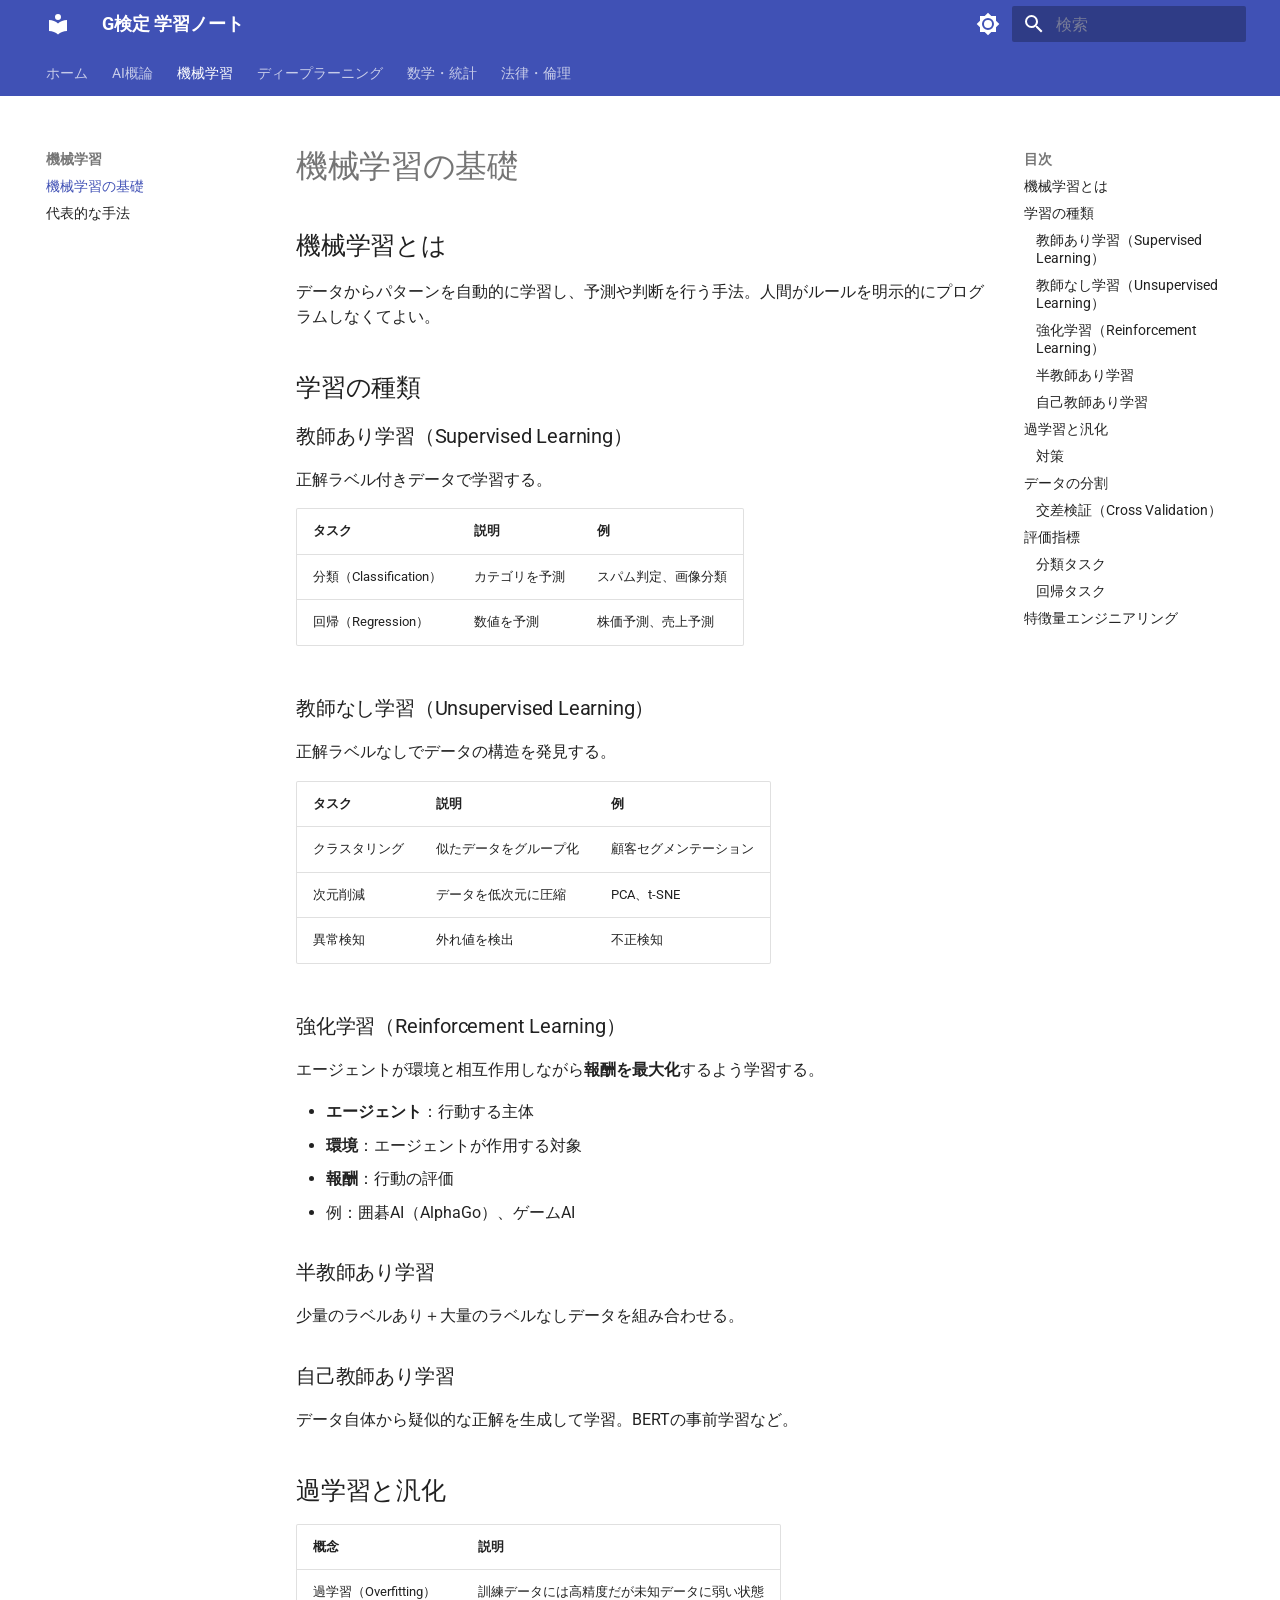
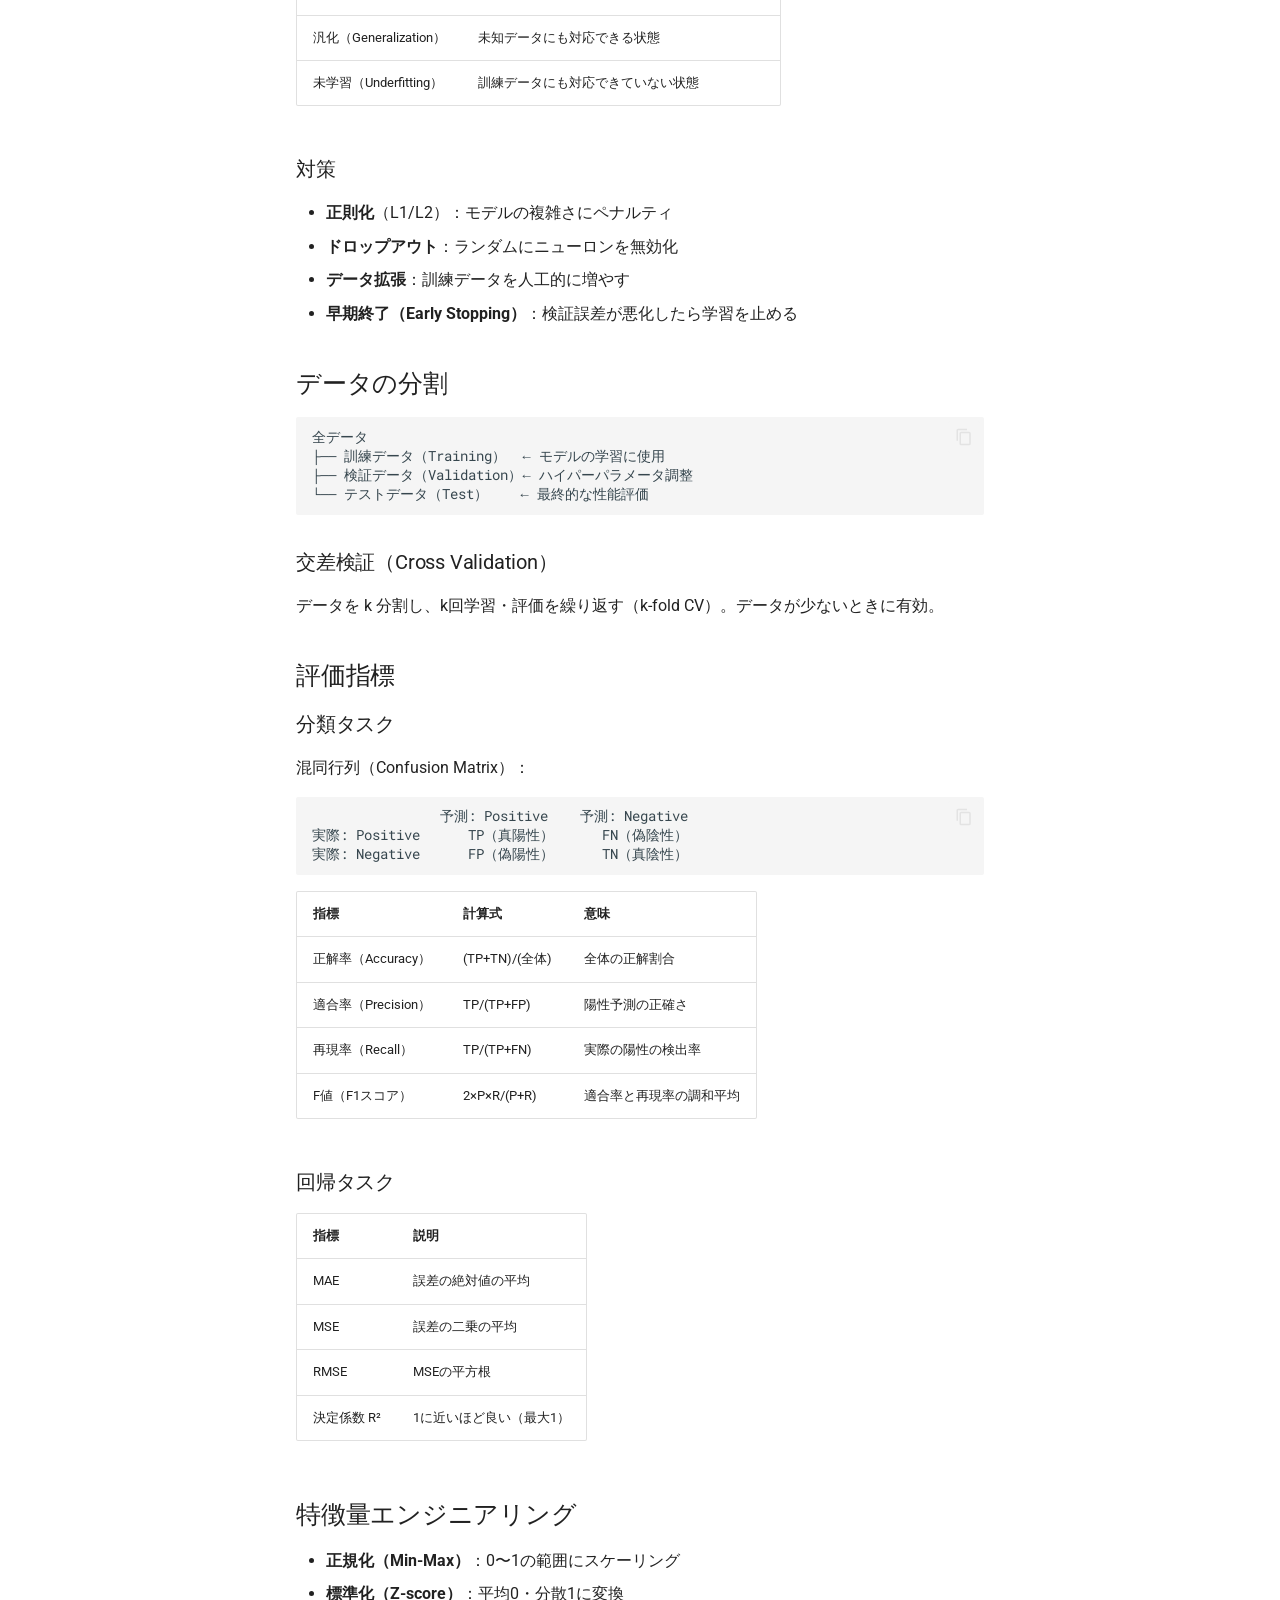
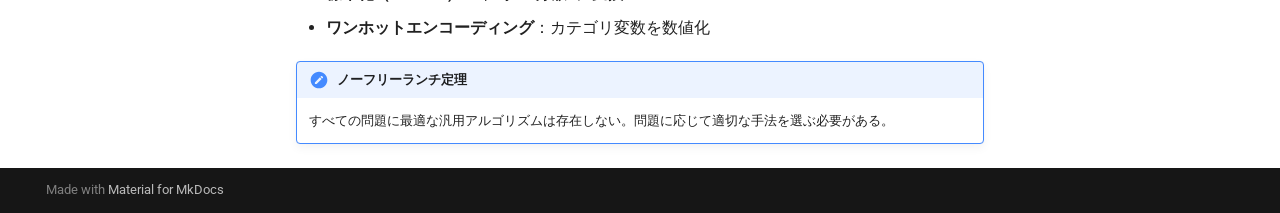
<file: ml/basics/index.html>
<!doctype html>
<html lang="ja" class="no-js">
  <head>
    
      <meta charset="utf-8">
      <meta name="viewport" content="width=device-width,initial-scale=1">
      
        <meta name="description" content="JDLA G検定 試験対策ノート">
      
      
        <meta name="author" content="makino">
      
      
      
        <link rel="prev" href="../../ai/history/">
      
      
        <link rel="next" href="../methods/">
      
      
        
      
      
      <link rel="icon" href="../../assets/images/favicon.png">
      <meta name="generator" content="mkdocs-1.6.1, mkdocs-material-9.7.6">
    
    
      
        <title>機械学習の基礎 - G検定 学習ノート</title>
      
    
    
      <link rel="stylesheet" href="../../assets/stylesheets/main.484c7ddc.min.css">
      
        
        <link rel="stylesheet" href="../../assets/stylesheets/palette.ab4e12ef.min.css">
      
      


    
    
      
    
    
      
        
        
        <link rel="preconnect" href="https://fonts.gstatic.com" crossorigin>
        <link rel="stylesheet" href="https://fonts.googleapis.com/css?family=Roboto:300,300i,400,400i,700,700i%7CRoboto+Mono:400,400i,700,700i&display=fallback">
        <style>:root{--md-text-font:"Roboto";--md-code-font:"Roboto Mono"}</style>
      
    
    
    <script>__md_scope=new URL("../..",location),__md_hash=e=>[...e].reduce(((e,_)=>(e<<5)-e+_.charCodeAt(0)),0),__md_get=(e,_=localStorage,t=__md_scope)=>JSON.parse(_.getItem(t.pathname+"."+e)),__md_set=(e,_,t=localStorage,a=__md_scope)=>{try{t.setItem(a.pathname+"."+e,JSON.stringify(_))}catch(e){}}</script>
    
      

    
    
  </head>
  
  
    
    
      
    
    
    
    
    <body dir="ltr" data-md-color-scheme="default" data-md-color-primary="indigo" data-md-color-accent="indigo">
  
    
    <input class="md-toggle" data-md-toggle="drawer" type="checkbox" id="__drawer" autocomplete="off">
    <input class="md-toggle" data-md-toggle="search" type="checkbox" id="__search" autocomplete="off">
    <label class="md-overlay" for="__drawer"></label>
    <div data-md-component="skip">
      
        
        <a href="#_1" class="md-skip">
          コンテンツにスキップ
        </a>
      
    </div>
    <div data-md-component="announce">
      
    </div>
    
    
      

<header class="md-header" data-md-component="header">
  <nav class="md-header__inner md-grid" aria-label="ヘッダー">
    <a href="../.." title="G検定 学習ノート" class="md-header__button md-logo" aria-label="G検定 学習ノート" data-md-component="logo">
      
  
  <svg xmlns="http://www.w3.org/2000/svg" viewBox="0 0 24 24"><path d="M12 8a3 3 0 0 0 3-3 3 3 0 0 0-3-3 3 3 0 0 0-3 3 3 3 0 0 0 3 3m0 3.54C9.64 9.35 6.5 8 3 8v11c3.5 0 6.64 1.35 9 3.54 2.36-2.19 5.5-3.54 9-3.54V8c-3.5 0-6.64 1.35-9 3.54"/></svg>

    </a>
    <label class="md-header__button md-icon" for="__drawer">
      
      <svg xmlns="http://www.w3.org/2000/svg" viewBox="0 0 24 24"><path d="M3 6h18v2H3zm0 5h18v2H3zm0 5h18v2H3z"/></svg>
    </label>
    <div class="md-header__title" data-md-component="header-title">
      <div class="md-header__ellipsis">
        <div class="md-header__topic">
          <span class="md-ellipsis">
            G検定 学習ノート
          </span>
        </div>
        <div class="md-header__topic" data-md-component="header-topic">
          <span class="md-ellipsis">
            
              機械学習の基礎
            
          </span>
        </div>
      </div>
    </div>
    
      
        <form class="md-header__option" data-md-component="palette">
  
    
    
    
    <input class="md-option" data-md-color-media="" data-md-color-scheme="default" data-md-color-primary="indigo" data-md-color-accent="indigo"  aria-label="ダークモードに切替"  type="radio" name="__palette" id="__palette_0">
    
      <label class="md-header__button md-icon" title="ダークモードに切替" for="__palette_1" hidden>
        <svg xmlns="http://www.w3.org/2000/svg" viewBox="0 0 24 24"><path d="M12 8a4 4 0 0 0-4 4 4 4 0 0 0 4 4 4 4 0 0 0 4-4 4 4 0 0 0-4-4m0 10a6 6 0 0 1-6-6 6 6 0 0 1 6-6 6 6 0 0 1 6 6 6 6 0 0 1-6 6m8-9.31V4h-4.69L12 .69 8.69 4H4v4.69L.69 12 4 15.31V20h4.69L12 23.31 15.31 20H20v-4.69L23.31 12z"/></svg>
      </label>
    
  
    
    
    
    <input class="md-option" data-md-color-media="" data-md-color-scheme="slate" data-md-color-primary="indigo" data-md-color-accent="indigo"  aria-label="ライトモードに切替"  type="radio" name="__palette" id="__palette_1">
    
      <label class="md-header__button md-icon" title="ライトモードに切替" for="__palette_0" hidden>
        <svg xmlns="http://www.w3.org/2000/svg" viewBox="0 0 24 24"><path d="M12 18c-.89 0-1.74-.2-2.5-.55C11.56 16.5 13 14.42 13 12s-1.44-4.5-3.5-5.45C10.26 6.2 11.11 6 12 6a6 6 0 0 1 6 6 6 6 0 0 1-6 6m8-9.31V4h-4.69L12 .69 8.69 4H4v4.69L.69 12 4 15.31V20h4.69L12 23.31 15.31 20H20v-4.69L23.31 12z"/></svg>
      </label>
    
  
</form>
      
    
    
      <script>var palette=__md_get("__palette");if(palette&&palette.color){if("(prefers-color-scheme)"===palette.color.media){var media=matchMedia("(prefers-color-scheme: light)"),input=document.querySelector(media.matches?"[data-md-color-media='(prefers-color-scheme: light)']":"[data-md-color-media='(prefers-color-scheme: dark)']");palette.color.media=input.getAttribute("data-md-color-media"),palette.color.scheme=input.getAttribute("data-md-color-scheme"),palette.color.primary=input.getAttribute("data-md-color-primary"),palette.color.accent=input.getAttribute("data-md-color-accent")}for(var[key,value]of Object.entries(palette.color))document.body.setAttribute("data-md-color-"+key,value)}</script>
    
    
    
      
      
        <label class="md-header__button md-icon" for="__search">
          
          <svg xmlns="http://www.w3.org/2000/svg" viewBox="0 0 24 24"><path d="M9.5 3A6.5 6.5 0 0 1 16 9.5c0 1.61-.59 3.09-1.56 4.23l.27.27h.79l5 5-1.5 1.5-5-5v-.79l-.27-.27A6.52 6.52 0 0 1 9.5 16 6.5 6.5 0 0 1 3 9.5 6.5 6.5 0 0 1 9.5 3m0 2C7 5 5 7 5 9.5S7 14 9.5 14 14 12 14 9.5 12 5 9.5 5"/></svg>
        </label>
        <div class="md-search" data-md-component="search" role="dialog">
  <label class="md-search__overlay" for="__search"></label>
  <div class="md-search__inner" role="search">
    <form class="md-search__form" name="search">
      <input type="text" class="md-search__input" name="query" aria-label="検索" placeholder="検索" autocapitalize="off" autocorrect="off" autocomplete="off" spellcheck="false" data-md-component="search-query" required>
      <label class="md-search__icon md-icon" for="__search">
        
        <svg xmlns="http://www.w3.org/2000/svg" viewBox="0 0 24 24"><path d="M9.5 3A6.5 6.5 0 0 1 16 9.5c0 1.61-.59 3.09-1.56 4.23l.27.27h.79l5 5-1.5 1.5-5-5v-.79l-.27-.27A6.52 6.52 0 0 1 9.5 16 6.5 6.5 0 0 1 3 9.5 6.5 6.5 0 0 1 9.5 3m0 2C7 5 5 7 5 9.5S7 14 9.5 14 14 12 14 9.5 12 5 9.5 5"/></svg>
        
        <svg xmlns="http://www.w3.org/2000/svg" viewBox="0 0 24 24"><path d="M20 11v2H8l5.5 5.5-1.42 1.42L4.16 12l7.92-7.92L13.5 5.5 8 11z"/></svg>
      </label>
      <nav class="md-search__options" aria-label="検索">
        
        <button type="reset" class="md-search__icon md-icon" title="クリア" aria-label="クリア" tabindex="-1">
          
          <svg xmlns="http://www.w3.org/2000/svg" viewBox="0 0 24 24"><path d="M19 6.41 17.59 5 12 10.59 6.41 5 5 6.41 10.59 12 5 17.59 6.41 19 12 13.41 17.59 19 19 17.59 13.41 12z"/></svg>
        </button>
      </nav>
      
        <div class="md-search__suggest" data-md-component="search-suggest"></div>
      
    </form>
    <div class="md-search__output">
      <div class="md-search__scrollwrap" tabindex="0" data-md-scrollfix>
        <div class="md-search-result" data-md-component="search-result">
          <div class="md-search-result__meta">
            検索を初期化
          </div>
          <ol class="md-search-result__list" role="presentation"></ol>
        </div>
      </div>
    </div>
  </div>
</div>
      
    
    
  </nav>
  
</header>
    
    <div class="md-container" data-md-component="container">
      
      
        
          
            
<nav class="md-tabs" aria-label="タブ" data-md-component="tabs">
  <div class="md-grid">
    <ul class="md-tabs__list">
      
        
  
  
  
  
    <li class="md-tabs__item">
      <a href="../.." class="md-tabs__link">
        
  
  
    
  
  ホーム

      </a>
    </li>
  

      
        
  
  
  
  
    
    
      <li class="md-tabs__item">
        <a href="../../ai/overview/" class="md-tabs__link">
          
  
  
  AI概論

        </a>
      </li>
    
  

      
        
  
  
  
    
  
  
    
    
      <li class="md-tabs__item md-tabs__item--active">
        <a href="./" class="md-tabs__link">
          
  
  
  機械学習

        </a>
      </li>
    
  

      
        
  
  
  
  
    
    
      <li class="md-tabs__item">
        <a href="../../dl/neural_network/" class="md-tabs__link">
          
  
  
  ディープラーニング

        </a>
      </li>
    
  

      
        
  
  
  
  
    
    
      <li class="md-tabs__item">
        <a href="../../math/linear_algebra/" class="md-tabs__link">
          
  
  
  数学・統計

        </a>
      </li>
    
  

      
        
  
  
  
  
    
    
      <li class="md-tabs__item">
        <a href="../../ethics/ai_ethics/" class="md-tabs__link">
          
  
  
  法律・倫理

        </a>
      </li>
    
  

      
    </ul>
  </div>
</nav>
          
        
      
      <main class="md-main" data-md-component="main">
        <div class="md-main__inner md-grid">
          
            
              
              <div class="md-sidebar md-sidebar--primary" data-md-component="sidebar" data-md-type="navigation" >
                <div class="md-sidebar__scrollwrap">
                  <div class="md-sidebar__inner">
                    


  


<nav class="md-nav md-nav--primary md-nav--lifted" aria-label="ナビゲーション" data-md-level="0">
  <label class="md-nav__title" for="__drawer">
    <a href="../.." title="G検定 学習ノート" class="md-nav__button md-logo" aria-label="G検定 学習ノート" data-md-component="logo">
      
  
  <svg xmlns="http://www.w3.org/2000/svg" viewBox="0 0 24 24"><path d="M12 8a3 3 0 0 0 3-3 3 3 0 0 0-3-3 3 3 0 0 0-3 3 3 3 0 0 0 3 3m0 3.54C9.64 9.35 6.5 8 3 8v11c3.5 0 6.64 1.35 9 3.54 2.36-2.19 5.5-3.54 9-3.54V8c-3.5 0-6.64 1.35-9 3.54"/></svg>

    </a>
    G検定 学習ノート
  </label>
  
  <ul class="md-nav__list" data-md-scrollfix>
    
      
      
  
  
  
  
    <li class="md-nav__item">
      <a href="../.." class="md-nav__link">
        
  
  
  <span class="md-ellipsis">
    
  
    ホーム
  

    
  </span>
  
  

      </a>
    </li>
  

    
      
      
  
  
  
  
    
    
    
    
      
      
        
      
    
    
    <li class="md-nav__item md-nav__item--nested">
      
        
        
        <input class="md-nav__toggle md-toggle " type="checkbox" id="__nav_2" >
        
          
          <label class="md-nav__link" for="__nav_2" id="__nav_2_label" tabindex="0">
            
  
  
  <span class="md-ellipsis">
    
  
    AI概論
  

    
  </span>
  
  

            <span class="md-nav__icon md-icon"></span>
          </label>
        
        <nav class="md-nav" data-md-level="1" aria-labelledby="__nav_2_label" aria-expanded="false">
          <label class="md-nav__title" for="__nav_2">
            <span class="md-nav__icon md-icon"></span>
            
  
    AI概論
  

          </label>
          <ul class="md-nav__list" data-md-scrollfix>
            
              
                
  
  
  
  
    <li class="md-nav__item">
      <a href="../../ai/overview/" class="md-nav__link">
        
  
  
  <span class="md-ellipsis">
    
  
    AIとは
  

    
  </span>
  
  

      </a>
    </li>
  

              
            
              
                
  
  
  
  
    <li class="md-nav__item">
      <a href="../../ai/history/" class="md-nav__link">
        
  
  
  <span class="md-ellipsis">
    
  
    AI歴史
  

    
  </span>
  
  

      </a>
    </li>
  

              
            
          </ul>
        </nav>
      
    </li>
  

    
      
      
  
  
    
  
  
  
    
    
    
    
      
        
        
      
      
        
      
    
    
    <li class="md-nav__item md-nav__item--active md-nav__item--section md-nav__item--nested">
      
        
        
        <input class="md-nav__toggle md-toggle " type="checkbox" id="__nav_3" checked>
        
          
          <label class="md-nav__link" for="__nav_3" id="__nav_3_label" tabindex="">
            
  
  
  <span class="md-ellipsis">
    
  
    機械学習
  

    
  </span>
  
  

            <span class="md-nav__icon md-icon"></span>
          </label>
        
        <nav class="md-nav" data-md-level="1" aria-labelledby="__nav_3_label" aria-expanded="true">
          <label class="md-nav__title" for="__nav_3">
            <span class="md-nav__icon md-icon"></span>
            
  
    機械学習
  

          </label>
          <ul class="md-nav__list" data-md-scrollfix>
            
              
                
  
  
    
  
  
  
    <li class="md-nav__item md-nav__item--active">
      
      <input class="md-nav__toggle md-toggle" type="checkbox" id="__toc">
      
      
        
      
      
        <label class="md-nav__link md-nav__link--active" for="__toc">
          
  
  
  <span class="md-ellipsis">
    
  
    機械学習の基礎
  

    
  </span>
  
  

          <span class="md-nav__icon md-icon"></span>
        </label>
      
      <a href="./" class="md-nav__link md-nav__link--active">
        
  
  
  <span class="md-ellipsis">
    
  
    機械学習の基礎
  

    
  </span>
  
  

      </a>
      
        

<nav class="md-nav md-nav--secondary" aria-label="目次">
  
  
  
    
  
  
    <label class="md-nav__title" for="__toc">
      <span class="md-nav__icon md-icon"></span>
      目次
    </label>
    <ul class="md-nav__list" data-md-component="toc" data-md-scrollfix>
      
        <li class="md-nav__item">
  <a href="#_2" class="md-nav__link">
    <span class="md-ellipsis">
      
        機械学習とは
      
    </span>
  </a>
  
</li>
      
        <li class="md-nav__item">
  <a href="#_3" class="md-nav__link">
    <span class="md-ellipsis">
      
        学習の種類
      
    </span>
  </a>
  
    <nav class="md-nav" aria-label="学習の種類">
      <ul class="md-nav__list">
        
          <li class="md-nav__item">
  <a href="#supervised-learning" class="md-nav__link">
    <span class="md-ellipsis">
      
        教師あり学習（Supervised Learning）
      
    </span>
  </a>
  
</li>
        
          <li class="md-nav__item">
  <a href="#unsupervised-learning" class="md-nav__link">
    <span class="md-ellipsis">
      
        教師なし学習（Unsupervised Learning）
      
    </span>
  </a>
  
</li>
        
          <li class="md-nav__item">
  <a href="#reinforcement-learning" class="md-nav__link">
    <span class="md-ellipsis">
      
        強化学習（Reinforcement Learning）
      
    </span>
  </a>
  
</li>
        
          <li class="md-nav__item">
  <a href="#_4" class="md-nav__link">
    <span class="md-ellipsis">
      
        半教師あり学習
      
    </span>
  </a>
  
</li>
        
          <li class="md-nav__item">
  <a href="#_5" class="md-nav__link">
    <span class="md-ellipsis">
      
        自己教師あり学習
      
    </span>
  </a>
  
</li>
        
      </ul>
    </nav>
  
</li>
      
        <li class="md-nav__item">
  <a href="#_6" class="md-nav__link">
    <span class="md-ellipsis">
      
        過学習と汎化
      
    </span>
  </a>
  
    <nav class="md-nav" aria-label="過学習と汎化">
      <ul class="md-nav__list">
        
          <li class="md-nav__item">
  <a href="#_7" class="md-nav__link">
    <span class="md-ellipsis">
      
        対策
      
    </span>
  </a>
  
</li>
        
      </ul>
    </nav>
  
</li>
      
        <li class="md-nav__item">
  <a href="#_8" class="md-nav__link">
    <span class="md-ellipsis">
      
        データの分割
      
    </span>
  </a>
  
    <nav class="md-nav" aria-label="データの分割">
      <ul class="md-nav__list">
        
          <li class="md-nav__item">
  <a href="#cross-validation" class="md-nav__link">
    <span class="md-ellipsis">
      
        交差検証（Cross Validation）
      
    </span>
  </a>
  
</li>
        
      </ul>
    </nav>
  
</li>
      
        <li class="md-nav__item">
  <a href="#_9" class="md-nav__link">
    <span class="md-ellipsis">
      
        評価指標
      
    </span>
  </a>
  
    <nav class="md-nav" aria-label="評価指標">
      <ul class="md-nav__list">
        
          <li class="md-nav__item">
  <a href="#_10" class="md-nav__link">
    <span class="md-ellipsis">
      
        分類タスク
      
    </span>
  </a>
  
</li>
        
          <li class="md-nav__item">
  <a href="#_11" class="md-nav__link">
    <span class="md-ellipsis">
      
        回帰タスク
      
    </span>
  </a>
  
</li>
        
      </ul>
    </nav>
  
</li>
      
        <li class="md-nav__item">
  <a href="#_12" class="md-nav__link">
    <span class="md-ellipsis">
      
        特徴量エンジニアリング
      
    </span>
  </a>
  
</li>
      
    </ul>
  
</nav>
      
    </li>
  

              
            
              
                
  
  
  
  
    <li class="md-nav__item">
      <a href="../methods/" class="md-nav__link">
        
  
  
  <span class="md-ellipsis">
    
  
    代表的な手法
  

    
  </span>
  
  

      </a>
    </li>
  

              
            
          </ul>
        </nav>
      
    </li>
  

    
      
      
  
  
  
  
    
    
    
    
      
      
        
      
    
    
    <li class="md-nav__item md-nav__item--nested">
      
        
        
        <input class="md-nav__toggle md-toggle " type="checkbox" id="__nav_4" >
        
          
          <label class="md-nav__link" for="__nav_4" id="__nav_4_label" tabindex="0">
            
  
  
  <span class="md-ellipsis">
    
  
    ディープラーニング
  

    
  </span>
  
  

            <span class="md-nav__icon md-icon"></span>
          </label>
        
        <nav class="md-nav" data-md-level="1" aria-labelledby="__nav_4_label" aria-expanded="false">
          <label class="md-nav__title" for="__nav_4">
            <span class="md-nav__icon md-icon"></span>
            
  
    ディープラーニング
  

          </label>
          <ul class="md-nav__list" data-md-scrollfix>
            
              
                
  
  
  
  
    <li class="md-nav__item">
      <a href="../../dl/neural_network/" class="md-nav__link">
        
  
  
  <span class="md-ellipsis">
    
  
    ニューラルネットワーク
  

    
  </span>
  
  

      </a>
    </li>
  

              
            
              
                
  
  
  
  
    <li class="md-nav__item">
      <a href="../../dl/cnn_rnn/" class="md-nav__link">
        
  
  
  <span class="md-ellipsis">
    
  
    CNN・RNN
  

    
  </span>
  
  

      </a>
    </li>
  

              
            
              
                
  
  
  
  
    <li class="md-nav__item">
      <a href="../../dl/modern_models/" class="md-nav__link">
        
  
  
  <span class="md-ellipsis">
    
  
    最新モデル
  

    
  </span>
  
  

      </a>
    </li>
  

              
            
          </ul>
        </nav>
      
    </li>
  

    
      
      
  
  
  
  
    
    
    
    
      
      
        
      
    
    
    <li class="md-nav__item md-nav__item--nested">
      
        
        
        <input class="md-nav__toggle md-toggle " type="checkbox" id="__nav_5" >
        
          
          <label class="md-nav__link" for="__nav_5" id="__nav_5_label" tabindex="0">
            
  
  
  <span class="md-ellipsis">
    
  
    数学・統計
  

    
  </span>
  
  

            <span class="md-nav__icon md-icon"></span>
          </label>
        
        <nav class="md-nav" data-md-level="1" aria-labelledby="__nav_5_label" aria-expanded="false">
          <label class="md-nav__title" for="__nav_5">
            <span class="md-nav__icon md-icon"></span>
            
  
    数学・統計
  

          </label>
          <ul class="md-nav__list" data-md-scrollfix>
            
              
                
  
  
  
  
    <li class="md-nav__item">
      <a href="../../math/linear_algebra/" class="md-nav__link">
        
  
  
  <span class="md-ellipsis">
    
  
    線形代数
  

    
  </span>
  
  

      </a>
    </li>
  

              
            
              
                
  
  
  
  
    <li class="md-nav__item">
      <a href="../../math/statistics/" class="md-nav__link">
        
  
  
  <span class="md-ellipsis">
    
  
    確率・統計
  

    
  </span>
  
  

      </a>
    </li>
  

              
            
          </ul>
        </nav>
      
    </li>
  

    
      
      
  
  
  
  
    
    
    
    
      
      
        
      
    
    
    <li class="md-nav__item md-nav__item--nested">
      
        
        
        <input class="md-nav__toggle md-toggle " type="checkbox" id="__nav_6" >
        
          
          <label class="md-nav__link" for="__nav_6" id="__nav_6_label" tabindex="0">
            
  
  
  <span class="md-ellipsis">
    
  
    法律・倫理
  

    
  </span>
  
  

            <span class="md-nav__icon md-icon"></span>
          </label>
        
        <nav class="md-nav" data-md-level="1" aria-labelledby="__nav_6_label" aria-expanded="false">
          <label class="md-nav__title" for="__nav_6">
            <span class="md-nav__icon md-icon"></span>
            
  
    法律・倫理
  

          </label>
          <ul class="md-nav__list" data-md-scrollfix>
            
              
                
  
  
  
  
    <li class="md-nav__item">
      <a href="../../ethics/ai_ethics/" class="md-nav__link">
        
  
  
  <span class="md-ellipsis">
    
  
    AI倫理
  

    
  </span>
  
  

      </a>
    </li>
  

              
            
              
                
  
  
  
  
    <li class="md-nav__item">
      <a href="../../ethics/regulations/" class="md-nav__link">
        
  
  
  <span class="md-ellipsis">
    
  
    法規制
  

    
  </span>
  
  

      </a>
    </li>
  

              
            
          </ul>
        </nav>
      
    </li>
  

    
  </ul>
</nav>
                  </div>
                </div>
              </div>
            
            
              
              <div class="md-sidebar md-sidebar--secondary" data-md-component="sidebar" data-md-type="toc" >
                <div class="md-sidebar__scrollwrap">
                  <div class="md-sidebar__inner">
                    

<nav class="md-nav md-nav--secondary" aria-label="目次">
  
  
  
    
  
  
    <label class="md-nav__title" for="__toc">
      <span class="md-nav__icon md-icon"></span>
      目次
    </label>
    <ul class="md-nav__list" data-md-component="toc" data-md-scrollfix>
      
        <li class="md-nav__item">
  <a href="#_2" class="md-nav__link">
    <span class="md-ellipsis">
      
        機械学習とは
      
    </span>
  </a>
  
</li>
      
        <li class="md-nav__item">
  <a href="#_3" class="md-nav__link">
    <span class="md-ellipsis">
      
        学習の種類
      
    </span>
  </a>
  
    <nav class="md-nav" aria-label="学習の種類">
      <ul class="md-nav__list">
        
          <li class="md-nav__item">
  <a href="#supervised-learning" class="md-nav__link">
    <span class="md-ellipsis">
      
        教師あり学習（Supervised Learning）
      
    </span>
  </a>
  
</li>
        
          <li class="md-nav__item">
  <a href="#unsupervised-learning" class="md-nav__link">
    <span class="md-ellipsis">
      
        教師なし学習（Unsupervised Learning）
      
    </span>
  </a>
  
</li>
        
          <li class="md-nav__item">
  <a href="#reinforcement-learning" class="md-nav__link">
    <span class="md-ellipsis">
      
        強化学習（Reinforcement Learning）
      
    </span>
  </a>
  
</li>
        
          <li class="md-nav__item">
  <a href="#_4" class="md-nav__link">
    <span class="md-ellipsis">
      
        半教師あり学習
      
    </span>
  </a>
  
</li>
        
          <li class="md-nav__item">
  <a href="#_5" class="md-nav__link">
    <span class="md-ellipsis">
      
        自己教師あり学習
      
    </span>
  </a>
  
</li>
        
      </ul>
    </nav>
  
</li>
      
        <li class="md-nav__item">
  <a href="#_6" class="md-nav__link">
    <span class="md-ellipsis">
      
        過学習と汎化
      
    </span>
  </a>
  
    <nav class="md-nav" aria-label="過学習と汎化">
      <ul class="md-nav__list">
        
          <li class="md-nav__item">
  <a href="#_7" class="md-nav__link">
    <span class="md-ellipsis">
      
        対策
      
    </span>
  </a>
  
</li>
        
      </ul>
    </nav>
  
</li>
      
        <li class="md-nav__item">
  <a href="#_8" class="md-nav__link">
    <span class="md-ellipsis">
      
        データの分割
      
    </span>
  </a>
  
    <nav class="md-nav" aria-label="データの分割">
      <ul class="md-nav__list">
        
          <li class="md-nav__item">
  <a href="#cross-validation" class="md-nav__link">
    <span class="md-ellipsis">
      
        交差検証（Cross Validation）
      
    </span>
  </a>
  
</li>
        
      </ul>
    </nav>
  
</li>
      
        <li class="md-nav__item">
  <a href="#_9" class="md-nav__link">
    <span class="md-ellipsis">
      
        評価指標
      
    </span>
  </a>
  
    <nav class="md-nav" aria-label="評価指標">
      <ul class="md-nav__list">
        
          <li class="md-nav__item">
  <a href="#_10" class="md-nav__link">
    <span class="md-ellipsis">
      
        分類タスク
      
    </span>
  </a>
  
</li>
        
          <li class="md-nav__item">
  <a href="#_11" class="md-nav__link">
    <span class="md-ellipsis">
      
        回帰タスク
      
    </span>
  </a>
  
</li>
        
      </ul>
    </nav>
  
</li>
      
        <li class="md-nav__item">
  <a href="#_12" class="md-nav__link">
    <span class="md-ellipsis">
      
        特徴量エンジニアリング
      
    </span>
  </a>
  
</li>
      
    </ul>
  
</nav>
                  </div>
                </div>
              </div>
            
          
          
            <div class="md-content" data-md-component="content">
              
              <article class="md-content__inner md-typeset">
                
                  



<h1 id="_1">機械学習の基礎<a class="headerlink" href="#_1" title="Permanent link">&para;</a></h1>
<h2 id="_2">機械学習とは<a class="headerlink" href="#_2" title="Permanent link">&para;</a></h2>
<p>データからパターンを自動的に学習し、予測や判断を行う手法。人間がルールを明示的にプログラムしなくてよい。</p>
<h2 id="_3">学習の種類<a class="headerlink" href="#_3" title="Permanent link">&para;</a></h2>
<h3 id="supervised-learning">教師あり学習（Supervised Learning）<a class="headerlink" href="#supervised-learning" title="Permanent link">&para;</a></h3>
<p>正解ラベル付きデータで学習する。</p>
<table>
<thead>
<tr>
<th>タスク</th>
<th>説明</th>
<th>例</th>
</tr>
</thead>
<tbody>
<tr>
<td>分類（Classification）</td>
<td>カテゴリを予測</td>
<td>スパム判定、画像分類</td>
</tr>
<tr>
<td>回帰（Regression）</td>
<td>数値を予測</td>
<td>株価予測、売上予測</td>
</tr>
</tbody>
</table>
<h3 id="unsupervised-learning">教師なし学習（Unsupervised Learning）<a class="headerlink" href="#unsupervised-learning" title="Permanent link">&para;</a></h3>
<p>正解ラベルなしでデータの構造を発見する。</p>
<table>
<thead>
<tr>
<th>タスク</th>
<th>説明</th>
<th>例</th>
</tr>
</thead>
<tbody>
<tr>
<td>クラスタリング</td>
<td>似たデータをグループ化</td>
<td>顧客セグメンテーション</td>
</tr>
<tr>
<td>次元削減</td>
<td>データを低次元に圧縮</td>
<td>PCA、t-SNE</td>
</tr>
<tr>
<td>異常検知</td>
<td>外れ値を検出</td>
<td>不正検知</td>
</tr>
</tbody>
</table>
<h3 id="reinforcement-learning">強化学習（Reinforcement Learning）<a class="headerlink" href="#reinforcement-learning" title="Permanent link">&para;</a></h3>
<p>エージェントが環境と相互作用しながら<strong>報酬を最大化</strong>するよう学習する。</p>
<ul>
<li><strong>エージェント</strong>：行動する主体</li>
<li><strong>環境</strong>：エージェントが作用する対象</li>
<li><strong>報酬</strong>：行動の評価</li>
<li>例：囲碁AI（AlphaGo）、ゲームAI</li>
</ul>
<h3 id="_4">半教師あり学習<a class="headerlink" href="#_4" title="Permanent link">&para;</a></h3>
<p>少量のラベルあり＋大量のラベルなしデータを組み合わせる。</p>
<h3 id="_5">自己教師あり学習<a class="headerlink" href="#_5" title="Permanent link">&para;</a></h3>
<p>データ自体から疑似的な正解を生成して学習。BERTの事前学習など。</p>
<h2 id="_6">過学習と汎化<a class="headerlink" href="#_6" title="Permanent link">&para;</a></h2>
<table>
<thead>
<tr>
<th>概念</th>
<th>説明</th>
</tr>
</thead>
<tbody>
<tr>
<td>過学習（Overfitting）</td>
<td>訓練データには高精度だが未知データに弱い状態</td>
</tr>
<tr>
<td>汎化（Generalization）</td>
<td>未知データにも対応できる状態</td>
</tr>
<tr>
<td>未学習（Underfitting）</td>
<td>訓練データにも対応できていない状態</td>
</tr>
</tbody>
</table>
<h3 id="_7">対策<a class="headerlink" href="#_7" title="Permanent link">&para;</a></h3>
<ul>
<li><strong>正則化</strong>（L1/L2）：モデルの複雑さにペナルティ</li>
<li><strong>ドロップアウト</strong>：ランダムにニューロンを無効化</li>
<li><strong>データ拡張</strong>：訓練データを人工的に増やす</li>
<li><strong>早期終了（Early Stopping）</strong>：検証誤差が悪化したら学習を止める</li>
</ul>
<h2 id="_8">データの分割<a class="headerlink" href="#_8" title="Permanent link">&para;</a></h2>
<div class="highlight"><pre><span></span><code>全データ
├── 訓練データ（Training）  ← モデルの学習に使用
├── 検証データ（Validation）← ハイパーパラメータ調整
└── テストデータ（Test）    ← 最終的な性能評価
</code></pre></div>
<h3 id="cross-validation">交差検証（Cross Validation）<a class="headerlink" href="#cross-validation" title="Permanent link">&para;</a></h3>
<p>データを k 分割し、k回学習・評価を繰り返す（k-fold CV）。データが少ないときに有効。</p>
<h2 id="_9">評価指標<a class="headerlink" href="#_9" title="Permanent link">&para;</a></h2>
<h3 id="_10">分類タスク<a class="headerlink" href="#_10" title="Permanent link">&para;</a></h3>
<p>混同行列（Confusion Matrix）：</p>
<div class="highlight"><pre><span></span><code>                予測: Positive    予測: Negative
実際: Positive      TP（真陽性）      FN（偽陰性）
実際: Negative      FP（偽陽性）      TN（真陰性）
</code></pre></div>
<table>
<thead>
<tr>
<th>指標</th>
<th>計算式</th>
<th>意味</th>
</tr>
</thead>
<tbody>
<tr>
<td>正解率（Accuracy）</td>
<td>(TP+TN)/(全体)</td>
<td>全体の正解割合</td>
</tr>
<tr>
<td>適合率（Precision）</td>
<td>TP/(TP+FP)</td>
<td>陽性予測の正確さ</td>
</tr>
<tr>
<td>再現率（Recall）</td>
<td>TP/(TP+FN)</td>
<td>実際の陽性の検出率</td>
</tr>
<tr>
<td>F値（F1スコア）</td>
<td>2×P×R/(P+R)</td>
<td>適合率と再現率の調和平均</td>
</tr>
</tbody>
</table>
<h3 id="_11">回帰タスク<a class="headerlink" href="#_11" title="Permanent link">&para;</a></h3>
<table>
<thead>
<tr>
<th>指標</th>
<th>説明</th>
</tr>
</thead>
<tbody>
<tr>
<td>MAE</td>
<td>誤差の絶対値の平均</td>
</tr>
<tr>
<td>MSE</td>
<td>誤差の二乗の平均</td>
</tr>
<tr>
<td>RMSE</td>
<td>MSEの平方根</td>
</tr>
<tr>
<td>決定係数 R²</td>
<td>1に近いほど良い（最大1）</td>
</tr>
</tbody>
</table>
<h2 id="_12">特徴量エンジニアリング<a class="headerlink" href="#_12" title="Permanent link">&para;</a></h2>
<ul>
<li><strong>正規化（Min-Max）</strong>：0〜1の範囲にスケーリング</li>
<li><strong>標準化（Z-score）</strong>：平均0・分散1に変換</li>
<li><strong>ワンホットエンコーディング</strong>：カテゴリ変数を数値化</li>
</ul>
<div class="admonition note">
<p class="admonition-title">ノーフリーランチ定理</p>
<p>すべての問題に最適な汎用アルゴリズムは存在しない。問題に応じて適切な手法を選ぶ必要がある。</p>
</div>












                
              </article>
            </div>
          
          
<script>var target=document.getElementById(location.hash.slice(1));target&&target.name&&(target.checked=target.name.startsWith("__tabbed_"))</script>
        </div>
        
          <button type="button" class="md-top md-icon" data-md-component="top" hidden>
  
  <svg xmlns="http://www.w3.org/2000/svg" viewBox="0 0 24 24"><path d="M13 20h-2V8l-5.5 5.5-1.42-1.42L12 4.16l7.92 7.92-1.42 1.42L13 8z"/></svg>
  ページトップへ戻る
</button>
        
      </main>
      
        <footer class="md-footer">
  
  <div class="md-footer-meta md-typeset">
    <div class="md-footer-meta__inner md-grid">
      <div class="md-copyright">
  
  
    Made with
    <a href="https://squidfunk.github.io/mkdocs-material/" target="_blank" rel="noopener">
      Material for MkDocs
    </a>
  
</div>
      
    </div>
  </div>
</footer>
      
    </div>
    <div class="md-dialog" data-md-component="dialog">
      <div class="md-dialog__inner md-typeset"></div>
    </div>
    
    
    
      
      
      <script id="__config" type="application/json">{"annotate": null, "base": "../..", "features": ["navigation.tabs", "navigation.sections", "navigation.top", "search.highlight", "search.suggest", "content.code.copy"], "search": "../../assets/javascripts/workers/search.2c215733.min.js", "tags": null, "translations": {"clipboard.copied": "\u30b3\u30d4\u30fc\u3057\u307e\u3057\u305f", "clipboard.copy": "\u30af\u30ea\u30c3\u30d7\u30dc\u30fc\u30c9\u3078\u30b3\u30d4\u30fc", "search.result.more.one": "\u3053\u306e\u30da\u30fc\u30b8\u5185\u306b\u3082\u30461\u4ef6\u898b\u3064\u304b\u308a\u307e\u3057\u305f", "search.result.more.other": "\u3053\u306e\u30da\u30fc\u30b8\u5185\u306b\u3042\u3068#\u4ef6\u898b\u3064\u304b\u308a\u307e\u3057\u305f", "search.result.none": "\u4f55\u3082\u898b\u3064\u304b\u308a\u307e\u305b\u3093\u3067\u3057\u305f", "search.result.one": "1\u4ef6\u898b\u3064\u304b\u308a\u307e\u3057\u305f", "search.result.other": "#\u4ef6\u898b\u3064\u304b\u308a\u307e\u3057\u305f", "search.result.placeholder": "\u691c\u7d22\u30ad\u30fc\u30ef\u30fc\u30c9\u3092\u5165\u529b\u3057\u3066\u304f\u3060\u3055\u3044", "search.result.term.missing": "\u691c\u7d22\u306b\u542b\u307e\u308c\u306a\u3044", "select.version": "\u30d0\u30fc\u30b8\u30e7\u30f3\u5207\u308a\u66ff\u3048"}, "version": null}</script>
    
    
      <script src="../../assets/javascripts/bundle.79ae519e.min.js"></script>
      
    
  </body>
</html>
</file>
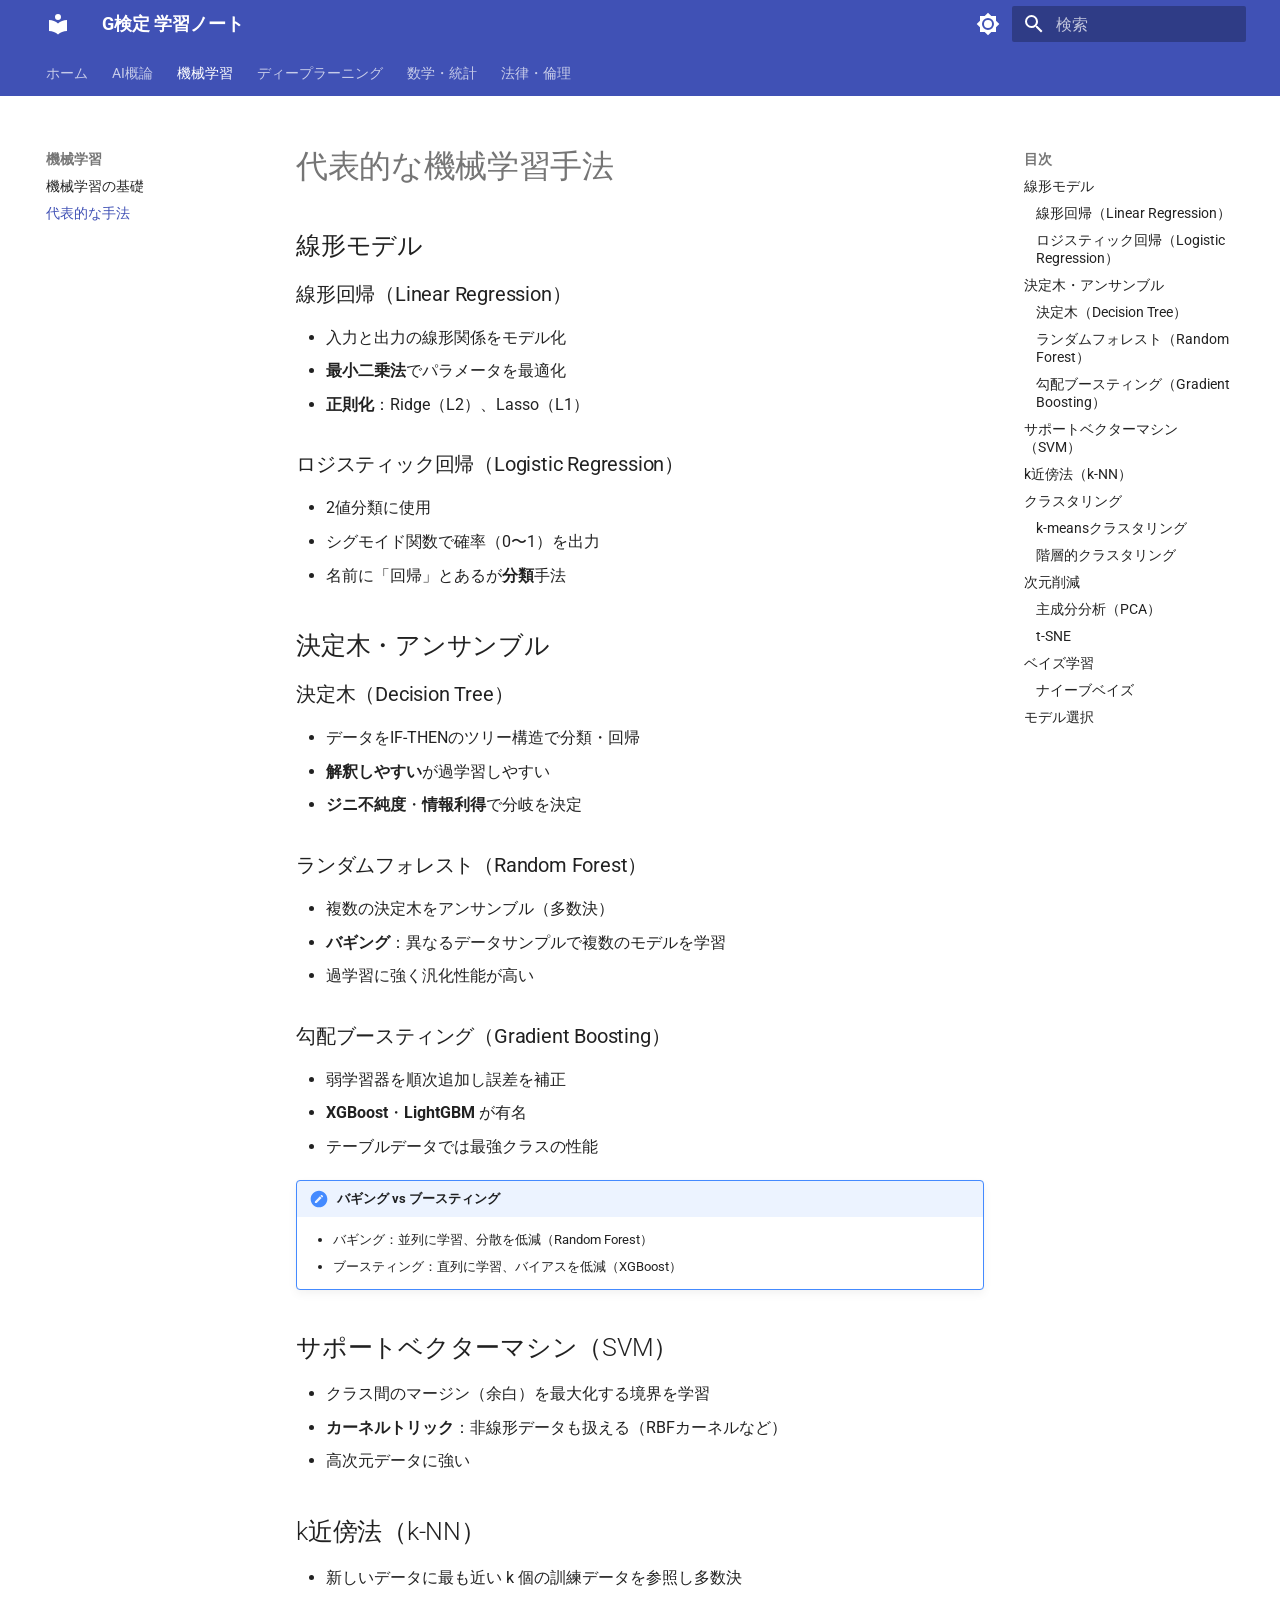
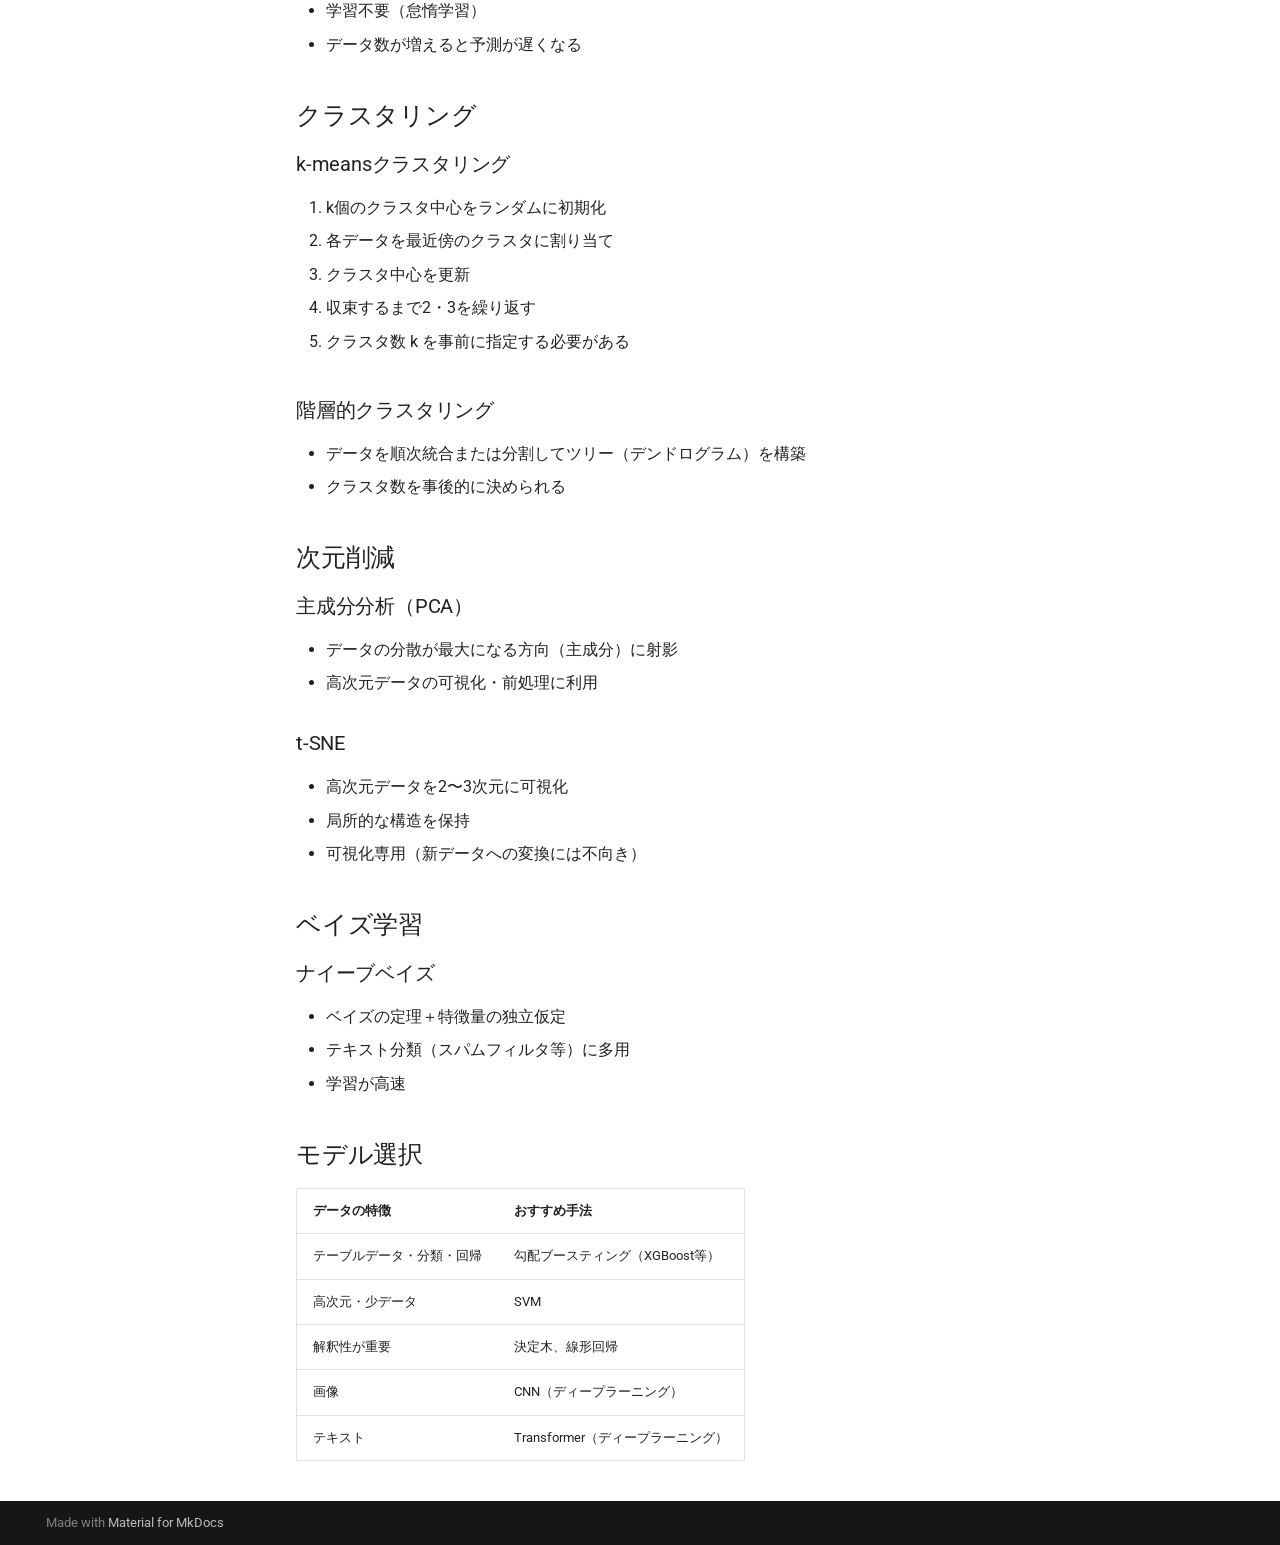
<file: ml/methods/index.html>
<!doctype html>
<html lang="ja" class="no-js">
  <head>
    
      <meta charset="utf-8">
      <meta name="viewport" content="width=device-width,initial-scale=1">
      
        <meta name="description" content="JDLA G検定 試験対策ノート">
      
      
        <meta name="author" content="makino">
      
      
      
        <link rel="prev" href="../basics/">
      
      
        <link rel="next" href="../../dl/neural_network/">
      
      
        
      
      
      <link rel="icon" href="../../assets/images/favicon.png">
      <meta name="generator" content="mkdocs-1.6.1, mkdocs-material-9.7.6">
    
    
      
        <title>代表的な手法 - G検定 学習ノート</title>
      
    
    
      <link rel="stylesheet" href="../../assets/stylesheets/main.484c7ddc.min.css">
      
        
        <link rel="stylesheet" href="../../assets/stylesheets/palette.ab4e12ef.min.css">
      
      


    
    
      
    
    
      
        
        
        <link rel="preconnect" href="https://fonts.gstatic.com" crossorigin>
        <link rel="stylesheet" href="https://fonts.googleapis.com/css?family=Roboto:300,300i,400,400i,700,700i%7CRoboto+Mono:400,400i,700,700i&display=fallback">
        <style>:root{--md-text-font:"Roboto";--md-code-font:"Roboto Mono"}</style>
      
    
    
    <script>__md_scope=new URL("../..",location),__md_hash=e=>[...e].reduce(((e,_)=>(e<<5)-e+_.charCodeAt(0)),0),__md_get=(e,_=localStorage,t=__md_scope)=>JSON.parse(_.getItem(t.pathname+"."+e)),__md_set=(e,_,t=localStorage,a=__md_scope)=>{try{t.setItem(a.pathname+"."+e,JSON.stringify(_))}catch(e){}}</script>
    
      

    
    
  </head>
  
  
    
    
      
    
    
    
    
    <body dir="ltr" data-md-color-scheme="default" data-md-color-primary="indigo" data-md-color-accent="indigo">
  
    
    <input class="md-toggle" data-md-toggle="drawer" type="checkbox" id="__drawer" autocomplete="off">
    <input class="md-toggle" data-md-toggle="search" type="checkbox" id="__search" autocomplete="off">
    <label class="md-overlay" for="__drawer"></label>
    <div data-md-component="skip">
      
        
        <a href="#_1" class="md-skip">
          コンテンツにスキップ
        </a>
      
    </div>
    <div data-md-component="announce">
      
    </div>
    
    
      

<header class="md-header" data-md-component="header">
  <nav class="md-header__inner md-grid" aria-label="ヘッダー">
    <a href="../.." title="G検定 学習ノート" class="md-header__button md-logo" aria-label="G検定 学習ノート" data-md-component="logo">
      
  
  <svg xmlns="http://www.w3.org/2000/svg" viewBox="0 0 24 24"><path d="M12 8a3 3 0 0 0 3-3 3 3 0 0 0-3-3 3 3 0 0 0-3 3 3 3 0 0 0 3 3m0 3.54C9.64 9.35 6.5 8 3 8v11c3.5 0 6.64 1.35 9 3.54 2.36-2.19 5.5-3.54 9-3.54V8c-3.5 0-6.64 1.35-9 3.54"/></svg>

    </a>
    <label class="md-header__button md-icon" for="__drawer">
      
      <svg xmlns="http://www.w3.org/2000/svg" viewBox="0 0 24 24"><path d="M3 6h18v2H3zm0 5h18v2H3zm0 5h18v2H3z"/></svg>
    </label>
    <div class="md-header__title" data-md-component="header-title">
      <div class="md-header__ellipsis">
        <div class="md-header__topic">
          <span class="md-ellipsis">
            G検定 学習ノート
          </span>
        </div>
        <div class="md-header__topic" data-md-component="header-topic">
          <span class="md-ellipsis">
            
              代表的な手法
            
          </span>
        </div>
      </div>
    </div>
    
      
        <form class="md-header__option" data-md-component="palette">
  
    
    
    
    <input class="md-option" data-md-color-media="" data-md-color-scheme="default" data-md-color-primary="indigo" data-md-color-accent="indigo"  aria-label="ダークモードに切替"  type="radio" name="__palette" id="__palette_0">
    
      <label class="md-header__button md-icon" title="ダークモードに切替" for="__palette_1" hidden>
        <svg xmlns="http://www.w3.org/2000/svg" viewBox="0 0 24 24"><path d="M12 8a4 4 0 0 0-4 4 4 4 0 0 0 4 4 4 4 0 0 0 4-4 4 4 0 0 0-4-4m0 10a6 6 0 0 1-6-6 6 6 0 0 1 6-6 6 6 0 0 1 6 6 6 6 0 0 1-6 6m8-9.31V4h-4.69L12 .69 8.69 4H4v4.69L.69 12 4 15.31V20h4.69L12 23.31 15.31 20H20v-4.69L23.31 12z"/></svg>
      </label>
    
  
    
    
    
    <input class="md-option" data-md-color-media="" data-md-color-scheme="slate" data-md-color-primary="indigo" data-md-color-accent="indigo"  aria-label="ライトモードに切替"  type="radio" name="__palette" id="__palette_1">
    
      <label class="md-header__button md-icon" title="ライトモードに切替" for="__palette_0" hidden>
        <svg xmlns="http://www.w3.org/2000/svg" viewBox="0 0 24 24"><path d="M12 18c-.89 0-1.74-.2-2.5-.55C11.56 16.5 13 14.42 13 12s-1.44-4.5-3.5-5.45C10.26 6.2 11.11 6 12 6a6 6 0 0 1 6 6 6 6 0 0 1-6 6m8-9.31V4h-4.69L12 .69 8.69 4H4v4.69L.69 12 4 15.31V20h4.69L12 23.31 15.31 20H20v-4.69L23.31 12z"/></svg>
      </label>
    
  
</form>
      
    
    
      <script>var palette=__md_get("__palette");if(palette&&palette.color){if("(prefers-color-scheme)"===palette.color.media){var media=matchMedia("(prefers-color-scheme: light)"),input=document.querySelector(media.matches?"[data-md-color-media='(prefers-color-scheme: light)']":"[data-md-color-media='(prefers-color-scheme: dark)']");palette.color.media=input.getAttribute("data-md-color-media"),palette.color.scheme=input.getAttribute("data-md-color-scheme"),palette.color.primary=input.getAttribute("data-md-color-primary"),palette.color.accent=input.getAttribute("data-md-color-accent")}for(var[key,value]of Object.entries(palette.color))document.body.setAttribute("data-md-color-"+key,value)}</script>
    
    
    
      
      
        <label class="md-header__button md-icon" for="__search">
          
          <svg xmlns="http://www.w3.org/2000/svg" viewBox="0 0 24 24"><path d="M9.5 3A6.5 6.5 0 0 1 16 9.5c0 1.61-.59 3.09-1.56 4.23l.27.27h.79l5 5-1.5 1.5-5-5v-.79l-.27-.27A6.52 6.52 0 0 1 9.5 16 6.5 6.5 0 0 1 3 9.5 6.5 6.5 0 0 1 9.5 3m0 2C7 5 5 7 5 9.5S7 14 9.5 14 14 12 14 9.5 12 5 9.5 5"/></svg>
        </label>
        <div class="md-search" data-md-component="search" role="dialog">
  <label class="md-search__overlay" for="__search"></label>
  <div class="md-search__inner" role="search">
    <form class="md-search__form" name="search">
      <input type="text" class="md-search__input" name="query" aria-label="検索" placeholder="検索" autocapitalize="off" autocorrect="off" autocomplete="off" spellcheck="false" data-md-component="search-query" required>
      <label class="md-search__icon md-icon" for="__search">
        
        <svg xmlns="http://www.w3.org/2000/svg" viewBox="0 0 24 24"><path d="M9.5 3A6.5 6.5 0 0 1 16 9.5c0 1.61-.59 3.09-1.56 4.23l.27.27h.79l5 5-1.5 1.5-5-5v-.79l-.27-.27A6.52 6.52 0 0 1 9.5 16 6.5 6.5 0 0 1 3 9.5 6.5 6.5 0 0 1 9.5 3m0 2C7 5 5 7 5 9.5S7 14 9.5 14 14 12 14 9.5 12 5 9.5 5"/></svg>
        
        <svg xmlns="http://www.w3.org/2000/svg" viewBox="0 0 24 24"><path d="M20 11v2H8l5.5 5.5-1.42 1.42L4.16 12l7.92-7.92L13.5 5.5 8 11z"/></svg>
      </label>
      <nav class="md-search__options" aria-label="検索">
        
        <button type="reset" class="md-search__icon md-icon" title="クリア" aria-label="クリア" tabindex="-1">
          
          <svg xmlns="http://www.w3.org/2000/svg" viewBox="0 0 24 24"><path d="M19 6.41 17.59 5 12 10.59 6.41 5 5 6.41 10.59 12 5 17.59 6.41 19 12 13.41 17.59 19 19 17.59 13.41 12z"/></svg>
        </button>
      </nav>
      
        <div class="md-search__suggest" data-md-component="search-suggest"></div>
      
    </form>
    <div class="md-search__output">
      <div class="md-search__scrollwrap" tabindex="0" data-md-scrollfix>
        <div class="md-search-result" data-md-component="search-result">
          <div class="md-search-result__meta">
            検索を初期化
          </div>
          <ol class="md-search-result__list" role="presentation"></ol>
        </div>
      </div>
    </div>
  </div>
</div>
      
    
    
  </nav>
  
</header>
    
    <div class="md-container" data-md-component="container">
      
      
        
          
            
<nav class="md-tabs" aria-label="タブ" data-md-component="tabs">
  <div class="md-grid">
    <ul class="md-tabs__list">
      
        
  
  
  
  
    <li class="md-tabs__item">
      <a href="../.." class="md-tabs__link">
        
  
  
    
  
  ホーム

      </a>
    </li>
  

      
        
  
  
  
  
    
    
      <li class="md-tabs__item">
        <a href="../../ai/overview/" class="md-tabs__link">
          
  
  
  AI概論

        </a>
      </li>
    
  

      
        
  
  
  
    
  
  
    
    
      <li class="md-tabs__item md-tabs__item--active">
        <a href="../basics/" class="md-tabs__link">
          
  
  
  機械学習

        </a>
      </li>
    
  

      
        
  
  
  
  
    
    
      <li class="md-tabs__item">
        <a href="../../dl/neural_network/" class="md-tabs__link">
          
  
  
  ディープラーニング

        </a>
      </li>
    
  

      
        
  
  
  
  
    
    
      <li class="md-tabs__item">
        <a href="../../math/linear_algebra/" class="md-tabs__link">
          
  
  
  数学・統計

        </a>
      </li>
    
  

      
        
  
  
  
  
    
    
      <li class="md-tabs__item">
        <a href="../../ethics/ai_ethics/" class="md-tabs__link">
          
  
  
  法律・倫理

        </a>
      </li>
    
  

      
    </ul>
  </div>
</nav>
          
        
      
      <main class="md-main" data-md-component="main">
        <div class="md-main__inner md-grid">
          
            
              
              <div class="md-sidebar md-sidebar--primary" data-md-component="sidebar" data-md-type="navigation" >
                <div class="md-sidebar__scrollwrap">
                  <div class="md-sidebar__inner">
                    


  


<nav class="md-nav md-nav--primary md-nav--lifted" aria-label="ナビゲーション" data-md-level="0">
  <label class="md-nav__title" for="__drawer">
    <a href="../.." title="G検定 学習ノート" class="md-nav__button md-logo" aria-label="G検定 学習ノート" data-md-component="logo">
      
  
  <svg xmlns="http://www.w3.org/2000/svg" viewBox="0 0 24 24"><path d="M12 8a3 3 0 0 0 3-3 3 3 0 0 0-3-3 3 3 0 0 0-3 3 3 3 0 0 0 3 3m0 3.54C9.64 9.35 6.5 8 3 8v11c3.5 0 6.64 1.35 9 3.54 2.36-2.19 5.5-3.54 9-3.54V8c-3.5 0-6.64 1.35-9 3.54"/></svg>

    </a>
    G検定 学習ノート
  </label>
  
  <ul class="md-nav__list" data-md-scrollfix>
    
      
      
  
  
  
  
    <li class="md-nav__item">
      <a href="../.." class="md-nav__link">
        
  
  
  <span class="md-ellipsis">
    
  
    ホーム
  

    
  </span>
  
  

      </a>
    </li>
  

    
      
      
  
  
  
  
    
    
    
    
      
      
        
      
    
    
    <li class="md-nav__item md-nav__item--nested">
      
        
        
        <input class="md-nav__toggle md-toggle " type="checkbox" id="__nav_2" >
        
          
          <label class="md-nav__link" for="__nav_2" id="__nav_2_label" tabindex="0">
            
  
  
  <span class="md-ellipsis">
    
  
    AI概論
  

    
  </span>
  
  

            <span class="md-nav__icon md-icon"></span>
          </label>
        
        <nav class="md-nav" data-md-level="1" aria-labelledby="__nav_2_label" aria-expanded="false">
          <label class="md-nav__title" for="__nav_2">
            <span class="md-nav__icon md-icon"></span>
            
  
    AI概論
  

          </label>
          <ul class="md-nav__list" data-md-scrollfix>
            
              
                
  
  
  
  
    <li class="md-nav__item">
      <a href="../../ai/overview/" class="md-nav__link">
        
  
  
  <span class="md-ellipsis">
    
  
    AIとは
  

    
  </span>
  
  

      </a>
    </li>
  

              
            
              
                
  
  
  
  
    <li class="md-nav__item">
      <a href="../../ai/history/" class="md-nav__link">
        
  
  
  <span class="md-ellipsis">
    
  
    AI歴史
  

    
  </span>
  
  

      </a>
    </li>
  

              
            
          </ul>
        </nav>
      
    </li>
  

    
      
      
  
  
    
  
  
  
    
    
    
    
      
        
        
      
      
        
      
    
    
    <li class="md-nav__item md-nav__item--active md-nav__item--section md-nav__item--nested">
      
        
        
        <input class="md-nav__toggle md-toggle " type="checkbox" id="__nav_3" checked>
        
          
          <label class="md-nav__link" for="__nav_3" id="__nav_3_label" tabindex="">
            
  
  
  <span class="md-ellipsis">
    
  
    機械学習
  

    
  </span>
  
  

            <span class="md-nav__icon md-icon"></span>
          </label>
        
        <nav class="md-nav" data-md-level="1" aria-labelledby="__nav_3_label" aria-expanded="true">
          <label class="md-nav__title" for="__nav_3">
            <span class="md-nav__icon md-icon"></span>
            
  
    機械学習
  

          </label>
          <ul class="md-nav__list" data-md-scrollfix>
            
              
                
  
  
  
  
    <li class="md-nav__item">
      <a href="../basics/" class="md-nav__link">
        
  
  
  <span class="md-ellipsis">
    
  
    機械学習の基礎
  

    
  </span>
  
  

      </a>
    </li>
  

              
            
              
                
  
  
    
  
  
  
    <li class="md-nav__item md-nav__item--active">
      
      <input class="md-nav__toggle md-toggle" type="checkbox" id="__toc">
      
      
        
      
      
        <label class="md-nav__link md-nav__link--active" for="__toc">
          
  
  
  <span class="md-ellipsis">
    
  
    代表的な手法
  

    
  </span>
  
  

          <span class="md-nav__icon md-icon"></span>
        </label>
      
      <a href="./" class="md-nav__link md-nav__link--active">
        
  
  
  <span class="md-ellipsis">
    
  
    代表的な手法
  

    
  </span>
  
  

      </a>
      
        

<nav class="md-nav md-nav--secondary" aria-label="目次">
  
  
  
    
  
  
    <label class="md-nav__title" for="__toc">
      <span class="md-nav__icon md-icon"></span>
      目次
    </label>
    <ul class="md-nav__list" data-md-component="toc" data-md-scrollfix>
      
        <li class="md-nav__item">
  <a href="#_2" class="md-nav__link">
    <span class="md-ellipsis">
      
        線形モデル
      
    </span>
  </a>
  
    <nav class="md-nav" aria-label="線形モデル">
      <ul class="md-nav__list">
        
          <li class="md-nav__item">
  <a href="#linear-regression" class="md-nav__link">
    <span class="md-ellipsis">
      
        線形回帰（Linear Regression）
      
    </span>
  </a>
  
</li>
        
          <li class="md-nav__item">
  <a href="#logistic-regression" class="md-nav__link">
    <span class="md-ellipsis">
      
        ロジスティック回帰（Logistic Regression）
      
    </span>
  </a>
  
</li>
        
      </ul>
    </nav>
  
</li>
      
        <li class="md-nav__item">
  <a href="#_3" class="md-nav__link">
    <span class="md-ellipsis">
      
        決定木・アンサンブル
      
    </span>
  </a>
  
    <nav class="md-nav" aria-label="決定木・アンサンブル">
      <ul class="md-nav__list">
        
          <li class="md-nav__item">
  <a href="#decision-tree" class="md-nav__link">
    <span class="md-ellipsis">
      
        決定木（Decision Tree）
      
    </span>
  </a>
  
</li>
        
          <li class="md-nav__item">
  <a href="#random-forest" class="md-nav__link">
    <span class="md-ellipsis">
      
        ランダムフォレスト（Random Forest）
      
    </span>
  </a>
  
</li>
        
          <li class="md-nav__item">
  <a href="#gradient-boosting" class="md-nav__link">
    <span class="md-ellipsis">
      
        勾配ブースティング（Gradient Boosting）
      
    </span>
  </a>
  
</li>
        
      </ul>
    </nav>
  
</li>
      
        <li class="md-nav__item">
  <a href="#svm" class="md-nav__link">
    <span class="md-ellipsis">
      
        サポートベクターマシン（SVM）
      
    </span>
  </a>
  
</li>
      
        <li class="md-nav__item">
  <a href="#kk-nn" class="md-nav__link">
    <span class="md-ellipsis">
      
        k近傍法（k-NN）
      
    </span>
  </a>
  
</li>
      
        <li class="md-nav__item">
  <a href="#_4" class="md-nav__link">
    <span class="md-ellipsis">
      
        クラスタリング
      
    </span>
  </a>
  
    <nav class="md-nav" aria-label="クラスタリング">
      <ul class="md-nav__list">
        
          <li class="md-nav__item">
  <a href="#k-means" class="md-nav__link">
    <span class="md-ellipsis">
      
        k-meansクラスタリング
      
    </span>
  </a>
  
</li>
        
          <li class="md-nav__item">
  <a href="#_5" class="md-nav__link">
    <span class="md-ellipsis">
      
        階層的クラスタリング
      
    </span>
  </a>
  
</li>
        
      </ul>
    </nav>
  
</li>
      
        <li class="md-nav__item">
  <a href="#_6" class="md-nav__link">
    <span class="md-ellipsis">
      
        次元削減
      
    </span>
  </a>
  
    <nav class="md-nav" aria-label="次元削減">
      <ul class="md-nav__list">
        
          <li class="md-nav__item">
  <a href="#pca" class="md-nav__link">
    <span class="md-ellipsis">
      
        主成分分析（PCA）
      
    </span>
  </a>
  
</li>
        
          <li class="md-nav__item">
  <a href="#t-sne" class="md-nav__link">
    <span class="md-ellipsis">
      
        t-SNE
      
    </span>
  </a>
  
</li>
        
      </ul>
    </nav>
  
</li>
      
        <li class="md-nav__item">
  <a href="#_7" class="md-nav__link">
    <span class="md-ellipsis">
      
        ベイズ学習
      
    </span>
  </a>
  
    <nav class="md-nav" aria-label="ベイズ学習">
      <ul class="md-nav__list">
        
          <li class="md-nav__item">
  <a href="#_8" class="md-nav__link">
    <span class="md-ellipsis">
      
        ナイーブベイズ
      
    </span>
  </a>
  
</li>
        
      </ul>
    </nav>
  
</li>
      
        <li class="md-nav__item">
  <a href="#_9" class="md-nav__link">
    <span class="md-ellipsis">
      
        モデル選択
      
    </span>
  </a>
  
</li>
      
    </ul>
  
</nav>
      
    </li>
  

              
            
          </ul>
        </nav>
      
    </li>
  

    
      
      
  
  
  
  
    
    
    
    
      
      
        
      
    
    
    <li class="md-nav__item md-nav__item--nested">
      
        
        
        <input class="md-nav__toggle md-toggle " type="checkbox" id="__nav_4" >
        
          
          <label class="md-nav__link" for="__nav_4" id="__nav_4_label" tabindex="0">
            
  
  
  <span class="md-ellipsis">
    
  
    ディープラーニング
  

    
  </span>
  
  

            <span class="md-nav__icon md-icon"></span>
          </label>
        
        <nav class="md-nav" data-md-level="1" aria-labelledby="__nav_4_label" aria-expanded="false">
          <label class="md-nav__title" for="__nav_4">
            <span class="md-nav__icon md-icon"></span>
            
  
    ディープラーニング
  

          </label>
          <ul class="md-nav__list" data-md-scrollfix>
            
              
                
  
  
  
  
    <li class="md-nav__item">
      <a href="../../dl/neural_network/" class="md-nav__link">
        
  
  
  <span class="md-ellipsis">
    
  
    ニューラルネットワーク
  

    
  </span>
  
  

      </a>
    </li>
  

              
            
              
                
  
  
  
  
    <li class="md-nav__item">
      <a href="../../dl/cnn_rnn/" class="md-nav__link">
        
  
  
  <span class="md-ellipsis">
    
  
    CNN・RNN
  

    
  </span>
  
  

      </a>
    </li>
  

              
            
              
                
  
  
  
  
    <li class="md-nav__item">
      <a href="../../dl/modern_models/" class="md-nav__link">
        
  
  
  <span class="md-ellipsis">
    
  
    最新モデル
  

    
  </span>
  
  

      </a>
    </li>
  

              
            
          </ul>
        </nav>
      
    </li>
  

    
      
      
  
  
  
  
    
    
    
    
      
      
        
      
    
    
    <li class="md-nav__item md-nav__item--nested">
      
        
        
        <input class="md-nav__toggle md-toggle " type="checkbox" id="__nav_5" >
        
          
          <label class="md-nav__link" for="__nav_5" id="__nav_5_label" tabindex="0">
            
  
  
  <span class="md-ellipsis">
    
  
    数学・統計
  

    
  </span>
  
  

            <span class="md-nav__icon md-icon"></span>
          </label>
        
        <nav class="md-nav" data-md-level="1" aria-labelledby="__nav_5_label" aria-expanded="false">
          <label class="md-nav__title" for="__nav_5">
            <span class="md-nav__icon md-icon"></span>
            
  
    数学・統計
  

          </label>
          <ul class="md-nav__list" data-md-scrollfix>
            
              
                
  
  
  
  
    <li class="md-nav__item">
      <a href="../../math/linear_algebra/" class="md-nav__link">
        
  
  
  <span class="md-ellipsis">
    
  
    線形代数
  

    
  </span>
  
  

      </a>
    </li>
  

              
            
              
                
  
  
  
  
    <li class="md-nav__item">
      <a href="../../math/statistics/" class="md-nav__link">
        
  
  
  <span class="md-ellipsis">
    
  
    確率・統計
  

    
  </span>
  
  

      </a>
    </li>
  

              
            
          </ul>
        </nav>
      
    </li>
  

    
      
      
  
  
  
  
    
    
    
    
      
      
        
      
    
    
    <li class="md-nav__item md-nav__item--nested">
      
        
        
        <input class="md-nav__toggle md-toggle " type="checkbox" id="__nav_6" >
        
          
          <label class="md-nav__link" for="__nav_6" id="__nav_6_label" tabindex="0">
            
  
  
  <span class="md-ellipsis">
    
  
    法律・倫理
  

    
  </span>
  
  

            <span class="md-nav__icon md-icon"></span>
          </label>
        
        <nav class="md-nav" data-md-level="1" aria-labelledby="__nav_6_label" aria-expanded="false">
          <label class="md-nav__title" for="__nav_6">
            <span class="md-nav__icon md-icon"></span>
            
  
    法律・倫理
  

          </label>
          <ul class="md-nav__list" data-md-scrollfix>
            
              
                
  
  
  
  
    <li class="md-nav__item">
      <a href="../../ethics/ai_ethics/" class="md-nav__link">
        
  
  
  <span class="md-ellipsis">
    
  
    AI倫理
  

    
  </span>
  
  

      </a>
    </li>
  

              
            
              
                
  
  
  
  
    <li class="md-nav__item">
      <a href="../../ethics/regulations/" class="md-nav__link">
        
  
  
  <span class="md-ellipsis">
    
  
    法規制
  

    
  </span>
  
  

      </a>
    </li>
  

              
            
          </ul>
        </nav>
      
    </li>
  

    
  </ul>
</nav>
                  </div>
                </div>
              </div>
            
            
              
              <div class="md-sidebar md-sidebar--secondary" data-md-component="sidebar" data-md-type="toc" >
                <div class="md-sidebar__scrollwrap">
                  <div class="md-sidebar__inner">
                    

<nav class="md-nav md-nav--secondary" aria-label="目次">
  
  
  
    
  
  
    <label class="md-nav__title" for="__toc">
      <span class="md-nav__icon md-icon"></span>
      目次
    </label>
    <ul class="md-nav__list" data-md-component="toc" data-md-scrollfix>
      
        <li class="md-nav__item">
  <a href="#_2" class="md-nav__link">
    <span class="md-ellipsis">
      
        線形モデル
      
    </span>
  </a>
  
    <nav class="md-nav" aria-label="線形モデル">
      <ul class="md-nav__list">
        
          <li class="md-nav__item">
  <a href="#linear-regression" class="md-nav__link">
    <span class="md-ellipsis">
      
        線形回帰（Linear Regression）
      
    </span>
  </a>
  
</li>
        
          <li class="md-nav__item">
  <a href="#logistic-regression" class="md-nav__link">
    <span class="md-ellipsis">
      
        ロジスティック回帰（Logistic Regression）
      
    </span>
  </a>
  
</li>
        
      </ul>
    </nav>
  
</li>
      
        <li class="md-nav__item">
  <a href="#_3" class="md-nav__link">
    <span class="md-ellipsis">
      
        決定木・アンサンブル
      
    </span>
  </a>
  
    <nav class="md-nav" aria-label="決定木・アンサンブル">
      <ul class="md-nav__list">
        
          <li class="md-nav__item">
  <a href="#decision-tree" class="md-nav__link">
    <span class="md-ellipsis">
      
        決定木（Decision Tree）
      
    </span>
  </a>
  
</li>
        
          <li class="md-nav__item">
  <a href="#random-forest" class="md-nav__link">
    <span class="md-ellipsis">
      
        ランダムフォレスト（Random Forest）
      
    </span>
  </a>
  
</li>
        
          <li class="md-nav__item">
  <a href="#gradient-boosting" class="md-nav__link">
    <span class="md-ellipsis">
      
        勾配ブースティング（Gradient Boosting）
      
    </span>
  </a>
  
</li>
        
      </ul>
    </nav>
  
</li>
      
        <li class="md-nav__item">
  <a href="#svm" class="md-nav__link">
    <span class="md-ellipsis">
      
        サポートベクターマシン（SVM）
      
    </span>
  </a>
  
</li>
      
        <li class="md-nav__item">
  <a href="#kk-nn" class="md-nav__link">
    <span class="md-ellipsis">
      
        k近傍法（k-NN）
      
    </span>
  </a>
  
</li>
      
        <li class="md-nav__item">
  <a href="#_4" class="md-nav__link">
    <span class="md-ellipsis">
      
        クラスタリング
      
    </span>
  </a>
  
    <nav class="md-nav" aria-label="クラスタリング">
      <ul class="md-nav__list">
        
          <li class="md-nav__item">
  <a href="#k-means" class="md-nav__link">
    <span class="md-ellipsis">
      
        k-meansクラスタリング
      
    </span>
  </a>
  
</li>
        
          <li class="md-nav__item">
  <a href="#_5" class="md-nav__link">
    <span class="md-ellipsis">
      
        階層的クラスタリング
      
    </span>
  </a>
  
</li>
        
      </ul>
    </nav>
  
</li>
      
        <li class="md-nav__item">
  <a href="#_6" class="md-nav__link">
    <span class="md-ellipsis">
      
        次元削減
      
    </span>
  </a>
  
    <nav class="md-nav" aria-label="次元削減">
      <ul class="md-nav__list">
        
          <li class="md-nav__item">
  <a href="#pca" class="md-nav__link">
    <span class="md-ellipsis">
      
        主成分分析（PCA）
      
    </span>
  </a>
  
</li>
        
          <li class="md-nav__item">
  <a href="#t-sne" class="md-nav__link">
    <span class="md-ellipsis">
      
        t-SNE
      
    </span>
  </a>
  
</li>
        
      </ul>
    </nav>
  
</li>
      
        <li class="md-nav__item">
  <a href="#_7" class="md-nav__link">
    <span class="md-ellipsis">
      
        ベイズ学習
      
    </span>
  </a>
  
    <nav class="md-nav" aria-label="ベイズ学習">
      <ul class="md-nav__list">
        
          <li class="md-nav__item">
  <a href="#_8" class="md-nav__link">
    <span class="md-ellipsis">
      
        ナイーブベイズ
      
    </span>
  </a>
  
</li>
        
      </ul>
    </nav>
  
</li>
      
        <li class="md-nav__item">
  <a href="#_9" class="md-nav__link">
    <span class="md-ellipsis">
      
        モデル選択
      
    </span>
  </a>
  
</li>
      
    </ul>
  
</nav>
                  </div>
                </div>
              </div>
            
          
          
            <div class="md-content" data-md-component="content">
              
              <article class="md-content__inner md-typeset">
                
                  



<h1 id="_1">代表的な機械学習手法<a class="headerlink" href="#_1" title="Permanent link">&para;</a></h1>
<h2 id="_2">線形モデル<a class="headerlink" href="#_2" title="Permanent link">&para;</a></h2>
<h3 id="linear-regression">線形回帰（Linear Regression）<a class="headerlink" href="#linear-regression" title="Permanent link">&para;</a></h3>
<ul>
<li>入力と出力の線形関係をモデル化</li>
<li><strong>最小二乗法</strong>でパラメータを最適化</li>
<li><strong>正則化</strong>：Ridge（L2）、Lasso（L1）</li>
</ul>
<h3 id="logistic-regression">ロジスティック回帰（Logistic Regression）<a class="headerlink" href="#logistic-regression" title="Permanent link">&para;</a></h3>
<ul>
<li>2値分類に使用</li>
<li>シグモイド関数で確率（0〜1）を出力</li>
<li>名前に「回帰」とあるが<strong>分類</strong>手法</li>
</ul>
<h2 id="_3">決定木・アンサンブル<a class="headerlink" href="#_3" title="Permanent link">&para;</a></h2>
<h3 id="decision-tree">決定木（Decision Tree）<a class="headerlink" href="#decision-tree" title="Permanent link">&para;</a></h3>
<ul>
<li>データをIF-THENのツリー構造で分類・回帰</li>
<li><strong>解釈しやすい</strong>が過学習しやすい</li>
<li><strong>ジニ不純度</strong>・<strong>情報利得</strong>で分岐を決定</li>
</ul>
<h3 id="random-forest">ランダムフォレスト（Random Forest）<a class="headerlink" href="#random-forest" title="Permanent link">&para;</a></h3>
<ul>
<li>複数の決定木をアンサンブル（多数決）</li>
<li><strong>バギング</strong>：異なるデータサンプルで複数のモデルを学習</li>
<li>過学習に強く汎化性能が高い</li>
</ul>
<h3 id="gradient-boosting">勾配ブースティング（Gradient Boosting）<a class="headerlink" href="#gradient-boosting" title="Permanent link">&para;</a></h3>
<ul>
<li>弱学習器を順次追加し誤差を補正</li>
<li><strong>XGBoost</strong>・<strong>LightGBM</strong> が有名</li>
<li>テーブルデータでは最強クラスの性能</li>
</ul>
<div class="admonition note">
<p class="admonition-title">バギング vs ブースティング</p>
<ul>
<li>バギング：並列に学習、分散を低減（Random Forest）</li>
<li>ブースティング：直列に学習、バイアスを低減（XGBoost）</li>
</ul>
</div>
<h2 id="svm">サポートベクターマシン（SVM）<a class="headerlink" href="#svm" title="Permanent link">&para;</a></h2>
<ul>
<li>クラス間のマージン（余白）を最大化する境界を学習</li>
<li><strong>カーネルトリック</strong>：非線形データも扱える（RBFカーネルなど）</li>
<li>高次元データに強い</li>
</ul>
<h2 id="kk-nn">k近傍法（k-NN）<a class="headerlink" href="#kk-nn" title="Permanent link">&para;</a></h2>
<ul>
<li>新しいデータに最も近い k 個の訓練データを参照し多数決</li>
<li>学習不要（怠惰学習）</li>
<li>データ数が増えると予測が遅くなる</li>
</ul>
<h2 id="_4">クラスタリング<a class="headerlink" href="#_4" title="Permanent link">&para;</a></h2>
<h3 id="k-means">k-meansクラスタリング<a class="headerlink" href="#k-means" title="Permanent link">&para;</a></h3>
<ol>
<li>k個のクラスタ中心をランダムに初期化</li>
<li>各データを最近傍のクラスタに割り当て</li>
<li>クラスタ中心を更新</li>
<li>
<p>収束するまで2・3を繰り返す</p>
</li>
<li>
<p>クラスタ数 k を事前に指定する必要がある</p>
</li>
</ol>
<h3 id="_5">階層的クラスタリング<a class="headerlink" href="#_5" title="Permanent link">&para;</a></h3>
<ul>
<li>データを順次統合または分割してツリー（デンドログラム）を構築</li>
<li>クラスタ数を事後的に決められる</li>
</ul>
<h2 id="_6">次元削減<a class="headerlink" href="#_6" title="Permanent link">&para;</a></h2>
<h3 id="pca">主成分分析（PCA）<a class="headerlink" href="#pca" title="Permanent link">&para;</a></h3>
<ul>
<li>データの分散が最大になる方向（主成分）に射影</li>
<li>高次元データの可視化・前処理に利用</li>
</ul>
<h3 id="t-sne">t-SNE<a class="headerlink" href="#t-sne" title="Permanent link">&para;</a></h3>
<ul>
<li>高次元データを2〜3次元に可視化</li>
<li>局所的な構造を保持</li>
<li>可視化専用（新データへの変換には不向き）</li>
</ul>
<h2 id="_7">ベイズ学習<a class="headerlink" href="#_7" title="Permanent link">&para;</a></h2>
<h3 id="_8">ナイーブベイズ<a class="headerlink" href="#_8" title="Permanent link">&para;</a></h3>
<ul>
<li>ベイズの定理＋特徴量の独立仮定</li>
<li>テキスト分類（スパムフィルタ等）に多用</li>
<li>学習が高速</li>
</ul>
<h2 id="_9">モデル選択<a class="headerlink" href="#_9" title="Permanent link">&para;</a></h2>
<table>
<thead>
<tr>
<th>データの特徴</th>
<th>おすすめ手法</th>
</tr>
</thead>
<tbody>
<tr>
<td>テーブルデータ・分類・回帰</td>
<td>勾配ブースティング（XGBoost等）</td>
</tr>
<tr>
<td>高次元・少データ</td>
<td>SVM</td>
</tr>
<tr>
<td>解釈性が重要</td>
<td>決定木、線形回帰</td>
</tr>
<tr>
<td>画像</td>
<td>CNN（ディープラーニング）</td>
</tr>
<tr>
<td>テキスト</td>
<td>Transformer（ディープラーニング）</td>
</tr>
</tbody>
</table>












                
              </article>
            </div>
          
          
<script>var target=document.getElementById(location.hash.slice(1));target&&target.name&&(target.checked=target.name.startsWith("__tabbed_"))</script>
        </div>
        
          <button type="button" class="md-top md-icon" data-md-component="top" hidden>
  
  <svg xmlns="http://www.w3.org/2000/svg" viewBox="0 0 24 24"><path d="M13 20h-2V8l-5.5 5.5-1.42-1.42L12 4.16l7.92 7.92-1.42 1.42L13 8z"/></svg>
  ページトップへ戻る
</button>
        
      </main>
      
        <footer class="md-footer">
  
  <div class="md-footer-meta md-typeset">
    <div class="md-footer-meta__inner md-grid">
      <div class="md-copyright">
  
  
    Made with
    <a href="https://squidfunk.github.io/mkdocs-material/" target="_blank" rel="noopener">
      Material for MkDocs
    </a>
  
</div>
      
    </div>
  </div>
</footer>
      
    </div>
    <div class="md-dialog" data-md-component="dialog">
      <div class="md-dialog__inner md-typeset"></div>
    </div>
    
    
    
      
      
      <script id="__config" type="application/json">{"annotate": null, "base": "../..", "features": ["navigation.tabs", "navigation.sections", "navigation.top", "search.highlight", "search.suggest", "content.code.copy"], "search": "../../assets/javascripts/workers/search.2c215733.min.js", "tags": null, "translations": {"clipboard.copied": "\u30b3\u30d4\u30fc\u3057\u307e\u3057\u305f", "clipboard.copy": "\u30af\u30ea\u30c3\u30d7\u30dc\u30fc\u30c9\u3078\u30b3\u30d4\u30fc", "search.result.more.one": "\u3053\u306e\u30da\u30fc\u30b8\u5185\u306b\u3082\u30461\u4ef6\u898b\u3064\u304b\u308a\u307e\u3057\u305f", "search.result.more.other": "\u3053\u306e\u30da\u30fc\u30b8\u5185\u306b\u3042\u3068#\u4ef6\u898b\u3064\u304b\u308a\u307e\u3057\u305f", "search.result.none": "\u4f55\u3082\u898b\u3064\u304b\u308a\u307e\u305b\u3093\u3067\u3057\u305f", "search.result.one": "1\u4ef6\u898b\u3064\u304b\u308a\u307e\u3057\u305f", "search.result.other": "#\u4ef6\u898b\u3064\u304b\u308a\u307e\u3057\u305f", "search.result.placeholder": "\u691c\u7d22\u30ad\u30fc\u30ef\u30fc\u30c9\u3092\u5165\u529b\u3057\u3066\u304f\u3060\u3055\u3044", "search.result.term.missing": "\u691c\u7d22\u306b\u542b\u307e\u308c\u306a\u3044", "select.version": "\u30d0\u30fc\u30b8\u30e7\u30f3\u5207\u308a\u66ff\u3048"}, "version": null}</script>
    
    
      <script src="../../assets/javascripts/bundle.79ae519e.min.js"></script>
      
    
  </body>
</html>
</file>
<file: quiz/style.css>
* { box-sizing: border-box; margin: 0; padding: 0; }

body {
  font-family: -apple-system, BlinkMacSystemFont, 'Hiragino Sans', 'Yu Gothic UI', sans-serif;
  background: #f0f2f5;
  min-height: 100vh;
  display: flex;
  justify-content: center;
  padding: 12px 16px 40px;
}

#app { width: 100%; max-width: 560px; }

.screen { display: none; }
.screen.active { display: block; }

.card {
  background: #fff;
  border-radius: 20px;
  padding: 28px 22px;
  box-shadow: 0 4px 24px rgba(0,0,0,.08);
  margin-top: 12px;
}

/* ── スタート画面 ── */
.app-icon { font-size: 3rem; text-align: center; margin-bottom: 8px; }

h1 {
  text-align: center;
  color: #3f51b5;
  font-size: 1.6rem;
  margin-bottom: 4px;
}

.subtitle { text-align: center; color: #999; font-size: .9rem; margin-bottom: 24px; }

.form-group { margin-bottom: 8px; }
.form-group label { display: block; font-size: .82rem; color: #666; margin-bottom: 4px; }

select {
  width: 100%;
  padding: 10px 12px;
  border: 1.5px solid #e0e0e0;
  border-radius: 10px;
  font-size: 1rem;
  background: #fff;
  appearance: none;
  background-image: url("data:image/svg+xml,%3Csvg xmlns='http://www.w3.org/2000/svg' width='12' height='8'%3E%3Cpath d='M0 0l6 8 6-8z' fill='%23aaa'/%3E%3C/svg%3E");
  background-repeat: no-repeat;
  background-position: right 12px center;
}
select:focus { outline: none; border-color: #3f51b5; }

.q-count {
  text-align: center;
  color: #3f51b5;
  font-weight: 700;
  font-size: 1.05rem;
  margin: 12px 0 20px;
}

/* ── ボタン ── */
.btn {
  display: block;
  width: 100%;
  padding: 14px;
  border: none;
  border-radius: 12px;
  font-size: 1rem;
  font-weight: 600;
  cursor: pointer;
  text-align: center;
  text-decoration: none;
  margin-bottom: 10px;
  transition: opacity .15s, transform .1s;
}
.btn:active { transform: scale(.98); }
.btn:last-child { margin-bottom: 0; }
.btn-primary { background: #3f51b5; color: #fff; }
.btn-primary:hover { opacity: .88; }
.btn-secondary { background: #f0f2f5; color: #555; }
.btn-secondary:hover { background: #e4e6ea; }

/* ── プログレスバー ── */
.progress-bar {
  height: 5px;
  background: #dde0e7;
  border-radius: 3px;
  margin-top: 8px;
  overflow: hidden;
}
#prog-fill {
  height: 100%;
  background: #3f51b5;
  border-radius: 3px;
  transition: width .35s ease;
  width: 0;
}

/* ── クイズメタ ── */
.meta-row {
  display: flex;
  justify-content: space-between;
  align-items: center;
  margin-bottom: 14px;
}
.badge {
  background: #e8eaf6;
  color: #3f51b5;
  padding: 4px 11px;
  border-radius: 20px;
  font-size: .78rem;
  font-weight: 700;
}
.q-num { color: #aaa; font-size: .88rem; }

/* ── 問題文 ── */
.q-text {
  font-size: 1.05rem;
  line-height: 1.75;
  color: #1a1a1a;
  margin-bottom: 20px;
}

/* ── 選択肢 ── */
.opt {
  display: flex;
  align-items: center;
  gap: 11px;
  width: 100%;
  padding: 13px 14px;
  margin-bottom: 10px;
  background: #f8f9fb;
  border: 2px solid #e8e8ee;
  border-radius: 12px;
  font-size: .95rem;
  text-align: left;
  cursor: pointer;
  transition: border-color .18s, background .18s;
  line-height: 1.4;
}
.opt:last-of-type { margin-bottom: 0; }
.opt:hover:not(:disabled) { border-color: #3f51b5; background: #eef0fb; }
.opt:disabled { cursor: default; }

.opt-lbl {
  flex-shrink: 0;
  width: 28px;
  height: 28px;
  line-height: 28px;
  text-align: center;
  background: #e0e0e8;
  border-radius: 50%;
  font-size: .82rem;
  font-weight: 700;
  color: #555;
}

.opt.correct { background: #e8f5e9; border-color: #4caf50; }
.opt.correct .opt-lbl { background: #4caf50; color: #fff; }
.opt.wrong { background: #ffebee; border-color: #f44336; }
.opt.wrong .opt-lbl { background: #f44336; color: #fff; }

/* ── 解説 ── */
.exp {
  margin-top: 16px;
  padding: 16px;
  border-radius: 12px;
  border-left: 4px solid;
  animation: fadeIn .25s ease;
}
.exp.ok { background: #f1f8e9; border-color: #4caf50; }
.exp.ng { background: #fff3f3; border-color: #f44336; }

.exp-head {
  font-weight: 700;
  font-size: .95rem;
  margin-bottom: 8px;
}
.exp.ok .exp-head { color: #2e7d32; }
.exp.ng .exp-head { color: #c62828; }

.exp-body {
  font-size: .9rem;
  line-height: 1.65;
  color: #333;
  margin-bottom: 16px;
}

/* ── 結果 ── */
.score-ring {
  display: flex;
  flex-direction: column;
  align-items: center;
  padding: 20px 0 24px;
}
.score-pct {
  font-size: 4rem;
  font-weight: 800;
  color: #3f51b5;
  line-height: 1;
}
.score-detail { color: #999; margin-top: 10px; font-size: .95rem; }

.result-msg {
  text-align: center;
  font-size: 1rem;
  color: #444;
  margin-bottom: 28px;
  line-height: 1.6;
}

@keyframes fadeIn {
  from { opacity: 0; transform: translateY(6px); }
  to   { opacity: 1; transform: none; }
}
</file>
<file: assets/stylesheets/main.484c7ddc.min.css>
@charset "UTF-8";html{-webkit-text-size-adjust:none;-moz-text-size-adjust:none;text-size-adjust:none;box-sizing:border-box}*,:after,:before{box-sizing:inherit}@media (prefers-reduced-motion){*,:after,:before{transition:none!important}}body{margin:0}a,button,input,label{-webkit-tap-highlight-color:transparent}a{color:inherit;text-decoration:none}hr{border:0;box-sizing:initial;display:block;height:.05rem;overflow:visible;padding:0}small{font-size:80%}sub,sup{line-height:1em}img{border-style:none}table{border-collapse:initial;border-spacing:0}td,th{font-weight:400;vertical-align:top}button{background:#0000;border:0;font-family:inherit;font-size:inherit;margin:0;padding:0}input{border:0;outline:none}:root{--md-primary-fg-color:#4051b5;--md-primary-fg-color--light:#5d6cc0;--md-primary-fg-color--dark:#303fa1;--md-primary-bg-color:#fff;--md-primary-bg-color--light:#ffffffb3;--md-accent-fg-color:#526cfe;--md-accent-fg-color--transparent:#526cfe1a;--md-accent-bg-color:#fff;--md-accent-bg-color--light:#ffffffb3}[data-md-color-scheme=default]{color-scheme:light}[data-md-color-scheme=default] img[src$="#gh-dark-mode-only"],[data-md-color-scheme=default] img[src$="#only-dark"]{display:none}:root,[data-md-color-scheme=default]{--md-hue:225deg;--md-default-fg-color:#000000de;--md-default-fg-color--light:#0000008a;--md-default-fg-color--lighter:#00000052;--md-default-fg-color--lightest:#00000012;--md-default-bg-color:#fff;--md-default-bg-color--light:#ffffffb3;--md-default-bg-color--lighter:#ffffff4d;--md-default-bg-color--lightest:#ffffff1f;--md-code-fg-color:#36464e;--md-code-bg-color:#f5f5f5;--md-code-bg-color--light:#f5f5f5b3;--md-code-bg-color--lighter:#f5f5f54d;--md-code-hl-color:#4287ff;--md-code-hl-color--light:#4287ff1a;--md-code-hl-number-color:#d52a2a;--md-code-hl-special-color:#db1457;--md-code-hl-function-color:#a846b9;--md-code-hl-constant-color:#6e59d9;--md-code-hl-keyword-color:#3f6ec6;--md-code-hl-string-color:#1c7d4d;--md-code-hl-name-color:var(--md-code-fg-color);--md-code-hl-operator-color:var(--md-default-fg-color--light);--md-code-hl-punctuation-color:var(--md-default-fg-color--light);--md-code-hl-comment-color:var(--md-default-fg-color--light);--md-code-hl-generic-color:var(--md-default-fg-color--light);--md-code-hl-variable-color:var(--md-default-fg-color--light);--md-typeset-color:var(--md-default-fg-color);--md-typeset-a-color:var(--md-primary-fg-color);--md-typeset-del-color:#f5503d26;--md-typeset-ins-color:#0bd57026;--md-typeset-kbd-color:#fafafa;--md-typeset-kbd-accent-color:#fff;--md-typeset-kbd-border-color:#b8b8b8;--md-typeset-mark-color:#ffff0080;--md-typeset-table-color:#0000001f;--md-typeset-table-color--light:rgba(0,0,0,.035);--md-admonition-fg-color:var(--md-default-fg-color);--md-admonition-bg-color:var(--md-default-bg-color);--md-warning-fg-color:#000000de;--md-warning-bg-color:#ff9;--md-footer-fg-color:#fff;--md-footer-fg-color--light:#ffffffb3;--md-footer-fg-color--lighter:#ffffff73;--md-footer-bg-color:#000000de;--md-footer-bg-color--dark:#00000052;--md-shadow-z1:0 0.2rem 0.5rem #0000000d,0 0 0.05rem #0000001a;--md-shadow-z2:0 0.2rem 0.5rem #0000001a,0 0 0.05rem #00000040;--md-shadow-z3:0 0.2rem 0.5rem #0003,0 0 0.05rem #00000059}.md-icon svg{fill:currentcolor;display:block;height:1.2rem;width:1.2rem}body{-webkit-font-smoothing:antialiased;-moz-osx-font-smoothing:grayscale;--md-text-font-family:var(--md-text-font,_),-apple-system,BlinkMacSystemFont,Helvetica,Arial,sans-serif;--md-code-font-family:var(--md-code-font,_),SFMono-Regular,Consolas,Menlo,monospace}aside,body,input{font-feature-settings:"kern","liga";color:var(--md-typeset-color);font-family:var(--md-text-font-family)}code,kbd,pre{font-feature-settings:"kern";font-family:var(--md-code-font-family)}:root{--md-typeset-table-sort-icon:url('data:image/svg+xml;charset=utf-8,<svg xmlns="http://www.w3.org/2000/svg" viewBox="0 0 24 24"><path d="m18 21-4-4h3V7h-3l4-4 4 4h-3v10h3M2 19v-2h10v2M2 13v-2h7v2M2 7V5h4v2z"/></svg>');--md-typeset-table-sort-icon--asc:url('data:image/svg+xml;charset=utf-8,<svg xmlns="http://www.w3.org/2000/svg" viewBox="0 0 24 24"><path d="M19 17h3l-4 4-4-4h3V3h2M2 17h10v2H2M6 5v2H2V5m0 6h7v2H2z"/></svg>');--md-typeset-table-sort-icon--desc:url('data:image/svg+xml;charset=utf-8,<svg xmlns="http://www.w3.org/2000/svg" viewBox="0 0 24 24"><path d="M19 7h3l-4-4-4 4h3v14h2M2 17h10v2H2M6 5v2H2V5m0 6h7v2H2z"/></svg>')}.md-typeset{-webkit-print-color-adjust:exact;color-adjust:exact;font-size:.8rem;line-height:1.6;overflow-wrap:break-word}@media print{.md-typeset{font-size:.68rem}}.md-typeset blockquote,.md-typeset dl,.md-typeset figure,.md-typeset ol,.md-typeset pre,.md-typeset ul{margin-bottom:1em;margin-top:1em}.md-typeset h1{color:var(--md-default-fg-color--light);font-size:2em;line-height:1.3;margin:0 0 1.25em}.md-typeset h1,.md-typeset h2{font-weight:300;letter-spacing:-.01em}.md-typeset h2{font-size:1.5625em;line-height:1.4;margin:1.6em 0 .64em}.md-typeset h3{font-size:1.25em;font-weight:400;letter-spacing:-.01em;line-height:1.5;margin:1.6em 0 .8em}.md-typeset h2+h3{margin-top:.8em}.md-typeset h4{font-weight:700;letter-spacing:-.01em;margin:1em 0}.md-typeset h5,.md-typeset h6{color:var(--md-default-fg-color--light);font-size:.8em;font-weight:700;letter-spacing:-.01em;margin:1.25em 0}.md-typeset h5{text-transform:uppercase}.md-typeset h5 code{text-transform:none}.md-typeset hr{border-bottom:.05rem solid var(--md-default-fg-color--lightest);display:flow-root;margin:1.5em 0}.md-typeset a{color:var(--md-typeset-a-color);word-break:break-word}.md-typeset a,.md-typeset a:before{transition:color 125ms}.md-typeset a:focus,.md-typeset a:hover{color:var(--md-accent-fg-color)}.md-typeset a:focus code,.md-typeset a:hover code{background-color:var(--md-accent-fg-color--transparent);color:var(--md-accent-fg-color)}.md-typeset a code{color:var(--md-typeset-a-color)}.md-typeset a.focus-visible{outline-color:var(--md-accent-fg-color);outline-offset:.2rem}.md-typeset code,.md-typeset kbd,.md-typeset pre{color:var(--md-code-fg-color);direction:ltr;font-variant-ligatures:none;transition:background-color 125ms}@media print{.md-typeset code,.md-typeset kbd,.md-typeset pre{white-space:pre-wrap}}.md-typeset code{background-color:var(--md-code-bg-color);border-radius:.1rem;-webkit-box-decoration-break:clone;box-decoration-break:clone;font-size:.85em;padding:0 .2941176471em;transition:color 125ms,background-color 125ms;word-break:break-word}.md-typeset code:not(.focus-visible){-webkit-tap-highlight-color:transparent;outline:none}.md-typeset pre{display:flow-root;line-height:1.4;position:relative}.md-typeset pre>code{-webkit-box-decoration-break:slice;box-decoration-break:slice;box-shadow:none;display:block;margin:0;outline-color:var(--md-accent-fg-color);overflow:auto;padding:.7720588235em 1.1764705882em;scrollbar-color:var(--md-default-fg-color--lighter) #0000;scrollbar-width:thin;touch-action:auto;word-break:normal}.md-typeset pre>code:hover{scrollbar-color:var(--md-accent-fg-color) #0000}.md-typeset pre>code::-webkit-scrollbar{height:.2rem;width:.2rem}.md-typeset pre>code::-webkit-scrollbar-thumb{background-color:var(--md-default-fg-color--lighter)}.md-typeset pre>code::-webkit-scrollbar-thumb:hover{background-color:var(--md-accent-fg-color)}.md-typeset kbd{background-color:var(--md-typeset-kbd-color);border-radius:.1rem;box-shadow:0 .1rem 0 .05rem var(--md-typeset-kbd-border-color),0 .1rem 0 var(--md-typeset-kbd-border-color),0 -.1rem .2rem var(--md-typeset-kbd-accent-color) inset;color:var(--md-default-fg-color);display:inline-block;font-size:.75em;padding:0 .6666666667em;vertical-align:text-top;word-break:break-word}.md-typeset mark{background-color:var(--md-typeset-mark-color);-webkit-box-decoration-break:clone;box-decoration-break:clone;color:inherit;word-break:break-word}.md-typeset abbr{cursor:help;text-decoration:none}.md-typeset [data-preview],.md-typeset abbr{border-bottom:.05rem dotted var(--md-default-fg-color--light)}.md-typeset small{opacity:.75}[dir=ltr] .md-typeset sub,[dir=ltr] .md-typeset sup{margin-left:.078125em}[dir=rtl] .md-typeset sub,[dir=rtl] .md-typeset sup{margin-right:.078125em}[dir=ltr] .md-typeset blockquote{padding-left:.6rem}[dir=rtl] .md-typeset blockquote{padding-right:.6rem}[dir=ltr] .md-typeset blockquote{border-left:.2rem solid var(--md-default-fg-color--lighter)}[dir=rtl] .md-typeset blockquote{border-right:.2rem solid var(--md-default-fg-color--lighter)}.md-typeset blockquote{color:var(--md-default-fg-color--light);margin-left:0;margin-right:0}.md-typeset ul{list-style-type:disc}.md-typeset ul[type]{list-style-type:revert-layer}[dir=ltr] .md-typeset ol,[dir=ltr] .md-typeset ul{margin-left:.625em}[dir=rtl] .md-typeset ol,[dir=rtl] .md-typeset ul{margin-right:.625em}.md-typeset ol,.md-typeset ul{padding:0}.md-typeset ol:not([hidden]),.md-typeset ul:not([hidden]){display:flow-root}.md-typeset ol ol,.md-typeset ul ol{list-style-type:lower-alpha}.md-typeset ol ol ol,.md-typeset ul ol ol{list-style-type:lower-roman}.md-typeset ol ol ol ol,.md-typeset ul ol ol ol{list-style-type:upper-alpha}.md-typeset ol ol ol ol ol,.md-typeset ul ol ol ol ol{list-style-type:upper-roman}.md-typeset ol[type],.md-typeset ul[type]{list-style-type:revert-layer}[dir=ltr] .md-typeset ol li,[dir=ltr] .md-typeset ul li{margin-left:1.25em}[dir=rtl] .md-typeset ol li,[dir=rtl] .md-typeset ul li{margin-right:1.25em}.md-typeset ol li,.md-typeset ul li{margin-bottom:.5em}.md-typeset ol li blockquote,.md-typeset ol li p,.md-typeset ul li blockquote,.md-typeset ul li p{margin:.5em 0}.md-typeset ol li:last-child,.md-typeset ul li:last-child{margin-bottom:0}[dir=ltr] .md-typeset ol li ol,[dir=ltr] .md-typeset ol li ul,[dir=ltr] .md-typeset ul li ol,[dir=ltr] .md-typeset ul li ul{margin-left:.625em}[dir=rtl] .md-typeset ol li ol,[dir=rtl] .md-typeset ol li ul,[dir=rtl] .md-typeset ul li ol,[dir=rtl] .md-typeset ul li ul{margin-right:.625em}.md-typeset ol li ol,.md-typeset ol li ul,.md-typeset ul li ol,.md-typeset ul li ul{margin-bottom:.5em;margin-top:.5em}[dir=ltr] .md-typeset dd{margin-left:1.875em}[dir=rtl] .md-typeset dd{margin-right:1.875em}.md-typeset dd{margin-bottom:1.5em;margin-top:1em}.md-typeset img,.md-typeset svg,.md-typeset video{height:auto;max-width:100%}.md-typeset img[align=left]{margin:1em 1em 1em 0}.md-typeset img[align=right]{margin:1em 0 1em 1em}.md-typeset img[align]:only-child{margin-top:0}.md-typeset figure{display:flow-root;margin:1em auto;max-width:100%;text-align:center;width:fit-content}.md-typeset figure img{display:block;margin:0 auto}.md-typeset figcaption{font-style:italic;margin:1em auto;max-width:24rem}.md-typeset iframe{max-width:100%}.md-typeset table:not([class]){background-color:var(--md-default-bg-color);border:.05rem solid var(--md-typeset-table-color);border-radius:.1rem;display:inline-block;font-size:.64rem;max-width:100%;overflow:auto;touch-action:auto}@media print{.md-typeset table:not([class]){display:table}}.md-typeset table:not([class])+*{margin-top:1.5em}.md-typeset table:not([class]) td>:first-child,.md-typeset table:not([class]) th>:first-child{margin-top:0}.md-typeset table:not([class]) td>:last-child,.md-typeset table:not([class]) th>:last-child{margin-bottom:0}.md-typeset table:not([class]) td:not([align]),.md-typeset table:not([class]) th:not([align]){text-align:left}[dir=rtl] .md-typeset table:not([class]) td:not([align]),[dir=rtl] .md-typeset table:not([class]) th:not([align]){text-align:right}.md-typeset table:not([class]) th{font-weight:700;min-width:5rem;padding:.9375em 1.25em;vertical-align:top}.md-typeset table:not([class]) td{border-top:.05rem solid var(--md-typeset-table-color);padding:.9375em 1.25em;vertical-align:top}.md-typeset table:not([class]) tbody tr{transition:background-color 125ms}.md-typeset table:not([class]) tbody tr:hover{background-color:var(--md-typeset-table-color--light);box-shadow:0 .05rem 0 var(--md-default-bg-color) inset}.md-typeset table:not([class]) a{word-break:normal}.md-typeset table th[role=columnheader]{cursor:pointer}[dir=ltr] .md-typeset table th[role=columnheader]:after{margin-left:.5em}[dir=rtl] .md-typeset table th[role=columnheader]:after{margin-right:.5em}.md-typeset table th[role=columnheader]:after{content:"";display:inline-block;height:1.2em;-webkit-mask-image:var(--md-typeset-table-sort-icon);mask-image:var(--md-typeset-table-sort-icon);-webkit-mask-repeat:no-repeat;mask-repeat:no-repeat;-webkit-mask-size:contain;mask-size:contain;transition:background-color 125ms;vertical-align:text-bottom;width:1.2em}.md-typeset table th[role=columnheader]:hover:after{background-color:var(--md-default-fg-color--lighter)}.md-typeset table th[role=columnheader][aria-sort=ascending]:after{background-color:var(--md-default-fg-color--light);-webkit-mask-image:var(--md-typeset-table-sort-icon--asc);mask-image:var(--md-typeset-table-sort-icon--asc)}.md-typeset table th[role=columnheader][aria-sort=descending]:after{background-color:var(--md-default-fg-color--light);-webkit-mask-image:var(--md-typeset-table-sort-icon--desc);mask-image:var(--md-typeset-table-sort-icon--desc)}.md-typeset__scrollwrap{margin:1em -.8rem;overflow-x:auto;touch-action:auto}.md-typeset__table{display:inline-block;margin-bottom:.5em;padding:0 .8rem}@media print{.md-typeset__table{display:block}}html .md-typeset__table table{display:table;margin:0;overflow:hidden;width:100%}@media screen and (max-width:44.984375em){.md-content__inner>pre{margin:1em -.8rem}.md-content__inner>pre code{border-radius:0}}.md-typeset .md-author{border-radius:100%;display:block;flex-shrink:0;height:1.6rem;overflow:hidden;position:relative;transition:color 125ms,transform 125ms;width:1.6rem}.md-typeset .md-author img{display:block}.md-typeset .md-author--more{background:var(--md-default-fg-color--lightest);color:var(--md-default-fg-color--lighter);font-size:.6rem;font-weight:700;line-height:1.6rem;text-align:center}.md-typeset .md-author--long{height:2.4rem;width:2.4rem}.md-typeset a.md-author{transform:scale(1)}.md-typeset a.md-author img{border-radius:100%;filter:grayscale(100%) opacity(75%);transition:filter 125ms}.md-typeset a.md-author:focus,.md-typeset a.md-author:hover{transform:scale(1.1);z-index:1}.md-typeset a.md-author:focus img,.md-typeset a.md-author:hover img{filter:grayscale(0)}.md-banner{background-color:var(--md-footer-bg-color);color:var(--md-footer-fg-color);overflow:auto}@media print{.md-banner{display:none}}.md-banner--warning{background-color:var(--md-warning-bg-color);color:var(--md-warning-fg-color)}.md-banner__inner{font-size:.7rem;margin:.6rem auto;padding:0 .8rem}[dir=ltr] .md-banner__button{float:right}[dir=rtl] .md-banner__button{float:left}.md-banner__button{color:inherit;cursor:pointer;transition:opacity .25s}.no-js .md-banner__button{display:none}.md-banner__button:hover{opacity:.7}html{font-size:125%;height:100%;overflow-x:hidden}@media screen and (min-width:100em){html{font-size:137.5%}}@media screen and (min-width:125em){html{font-size:150%}}body{background-color:var(--md-default-bg-color);display:flex;flex-direction:column;font-size:.5rem;min-height:100%;position:relative;width:100%}@media print{body{display:block}}@media screen and (max-width:59.984375em){body[data-md-scrolllock]{position:fixed}}.md-grid{margin-left:auto;margin-right:auto;max-width:61rem}.md-container{display:flex;flex-direction:column;flex-grow:1}@media print{.md-container{display:block}}.md-main{flex-grow:1}.md-main__inner{display:flex;height:100%;margin-top:1.5rem}.md-ellipsis{overflow:hidden;text-overflow:ellipsis}.md-toggle{display:none}.md-option{height:0;opacity:0;position:absolute;width:0}.md-option:checked+label:not([hidden]){display:block}.md-option.focus-visible+label{outline-color:var(--md-accent-fg-color);outline-style:auto}.md-skip{background-color:var(--md-default-fg-color);border-radius:.1rem;color:var(--md-default-bg-color);font-size:.64rem;margin:.5rem;opacity:0;outline-color:var(--md-accent-fg-color);padding:.3rem .5rem;position:fixed;transform:translateY(.4rem);z-index:-1}.md-skip:focus{opacity:1;transform:translateY(0);transition:transform .25s cubic-bezier(.4,0,.2,1),opacity 175ms 75ms;z-index:10}@page{margin:25mm}:root{--md-clipboard-icon:url('data:image/svg+xml;charset=utf-8,<svg xmlns="http://www.w3.org/2000/svg" viewBox="0 0 24 24"><path d="M19 21H8V7h11m0-2H8a2 2 0 0 0-2 2v14a2 2 0 0 0 2 2h11a2 2 0 0 0 2-2V7a2 2 0 0 0-2-2m-3-4H4a2 2 0 0 0-2 2v14h2V3h12z"/></svg>')}.md-clipboard{border-radius:.1rem;color:var(--md-default-fg-color--lightest);cursor:pointer;height:1.5em;outline-color:var(--md-accent-fg-color);outline-offset:.1rem;transition:color .25s;width:1.5em;z-index:1}@media print{.md-clipboard{display:none}}.md-clipboard:not(.focus-visible){-webkit-tap-highlight-color:transparent;outline:none}:hover>.md-clipboard{color:var(--md-default-fg-color--light)}.md-clipboard:focus,.md-clipboard:hover{color:var(--md-accent-fg-color)}.md-clipboard:after{background-color:currentcolor;content:"";display:block;height:1.125em;margin:0 auto;-webkit-mask-image:var(--md-clipboard-icon);mask-image:var(--md-clipboard-icon);-webkit-mask-position:center;mask-position:center;-webkit-mask-repeat:no-repeat;mask-repeat:no-repeat;-webkit-mask-size:contain;mask-size:contain;width:1.125em}.md-clipboard--inline{cursor:pointer}.md-clipboard--inline code{transition:color .25s,background-color .25s}.md-clipboard--inline:focus code,.md-clipboard--inline:hover code{background-color:var(--md-accent-fg-color--transparent);color:var(--md-accent-fg-color)}:root{--md-code-select-icon:url('data:image/svg+xml;charset=utf-8,<svg xmlns="http://www.w3.org/2000/svg" viewBox="0 0 24 24"><path d="M19 19h-4v2h4c1.1 0 2-.9 2-2v-4h-2m0-12h-4v2h4v4h2V5c0-1.1-.9-2-2-2M5 5h4V3H5c-1.1 0-2 .9-2 2v4h2m0 6H3v4c0 1.1.9 2 2 2h4v-2H5zm2-4h2v2H7zm4 0h2v2h-2zm4 0h2v2h-2zM7 7h2v2H7zm4 0h2v2h-2zm4 0h2v2h-2zm-8 8h2v2H7zm4 0h2v2h-2zm4 0h2v2h-2z"/></svg>');--md-code-copy-icon:url('data:image/svg+xml;charset=utf-8,<svg xmlns="http://www.w3.org/2000/svg" viewBox="0 0 24 24"><path d="M19 21H8V7h11m0-2H8a2 2 0 0 0-2 2v14a2 2 0 0 0 2 2h11a2 2 0 0 0 2-2V7a2 2 0 0 0-2-2m-3-4H4a2 2 0 0 0-2 2v14h2V3h12z"/></svg>')}.md-typeset .md-code__content{display:grid}.md-code__nav{background-color:var(--md-code-bg-color--lighter);border-radius:.1rem;display:flex;gap:.2rem;padding:.2rem;position:absolute;right:.25em;top:.25em;transition:background-color .25s;z-index:1}:hover>.md-code__nav{background-color:var(--md-code-bg-color--light)}.md-code__button{color:var(--md-default-fg-color--lightest);cursor:pointer;display:block;height:1.5em;outline-color:var(--md-accent-fg-color);outline-offset:.1rem;transition:color .25s;width:1.5em}:hover>*>.md-code__button{color:var(--md-default-fg-color--light)}.md-code__button.focus-visible,.md-code__button:hover{color:var(--md-accent-fg-color)}.md-code__button--active{color:var(--md-default-fg-color)!important}.md-code__button:after{background-color:currentcolor;content:"";display:block;height:1.125em;margin:0 auto;-webkit-mask-position:center;mask-position:center;-webkit-mask-repeat:no-repeat;mask-repeat:no-repeat;-webkit-mask-size:contain;mask-size:contain;width:1.125em}.md-code__button[data-md-type=select]:after{-webkit-mask-image:var(--md-code-select-icon);mask-image:var(--md-code-select-icon)}.md-code__button[data-md-type=copy]:after{-webkit-mask-image:var(--md-code-copy-icon);mask-image:var(--md-code-copy-icon)}@keyframes consent{0%{opacity:0;transform:translateY(100%)}to{opacity:1;transform:translateY(0)}}@keyframes overlay{0%{opacity:0}to{opacity:1}}.md-consent__overlay{animation:overlay .25s both;-webkit-backdrop-filter:blur(.1rem);backdrop-filter:blur(.1rem);background-color:#0000008a;height:100%;opacity:1;position:fixed;top:0;width:100%;z-index:5}.md-consent__inner{animation:consent .5s cubic-bezier(.1,.7,.1,1) both;background-color:var(--md-default-bg-color);border:0;border-radius:.1rem;bottom:0;box-shadow:0 0 .2rem #0000001a,0 .2rem .4rem #0003;max-height:100%;overflow:auto;padding:0;position:fixed;width:100%;z-index:5}.md-consent__form{padding:.8rem}.md-consent__settings{display:none;margin:1em 0}input:checked+.md-consent__settings{display:block}.md-consent__controls{margin-bottom:.8rem}.md-typeset .md-consent__controls .md-button{display:inline}@media screen and (max-width:44.984375em){.md-typeset .md-consent__controls .md-button{display:block;margin-top:.4rem;text-align:center;width:100%}}.md-consent label{cursor:pointer}.md-content{flex-grow:1;min-width:0}.md-content__inner{margin:0 .8rem 1.2rem;padding-top:.6rem}@media screen and (min-width:76.25em){[dir=ltr] .md-sidebar--primary:not([hidden])~.md-content>.md-content__inner{margin-left:1.2rem}[dir=ltr] .md-sidebar--secondary:not([hidden])~.md-content>.md-content__inner,[dir=rtl] .md-sidebar--primary:not([hidden])~.md-content>.md-content__inner{margin-right:1.2rem}[dir=rtl] .md-sidebar--secondary:not([hidden])~.md-content>.md-content__inner{margin-left:1.2rem}}.md-content__inner:before{content:"";display:block;height:.4rem}.md-content__inner>:last-child{margin-bottom:0}[dir=ltr] .md-content__button{float:right}[dir=rtl] .md-content__button{float:left}[dir=ltr] .md-content__button{margin-left:.4rem}[dir=rtl] .md-content__button{margin-right:.4rem}.md-content__button{margin:.4rem 0;padding:0}@media print{.md-content__button{display:none}}.md-typeset .md-content__button{color:var(--md-default-fg-color--lighter)}.md-content__button svg{display:inline;vertical-align:top}[dir=rtl] .md-content__button svg{transform:scaleX(-1)}[dir=ltr] .md-dialog{right:.8rem}[dir=rtl] .md-dialog{left:.8rem}.md-dialog{background-color:var(--md-default-fg-color);border-radius:.1rem;bottom:.8rem;box-shadow:var(--md-shadow-z3);min-width:11.1rem;opacity:0;padding:.4rem .6rem;pointer-events:none;position:fixed;transform:translateY(100%);transition:transform 0ms .4s,opacity .4s;z-index:4}@media print{.md-dialog{display:none}}.md-dialog--active{opacity:1;pointer-events:auto;transform:translateY(0);transition:transform .4s cubic-bezier(.075,.85,.175,1),opacity .4s}.md-dialog__inner{color:var(--md-default-bg-color);font-size:.7rem}.md-feedback{margin:2em 0 1em;text-align:center}.md-feedback fieldset{border:none;margin:0;padding:0}.md-feedback__title{font-weight:700;margin:1em auto}.md-feedback__inner{position:relative}.md-feedback__list{display:flex;flex-wrap:wrap;place-content:baseline center;position:relative}.md-feedback__list:hover .md-icon:not(:disabled){color:var(--md-default-fg-color--lighter)}:disabled .md-feedback__list{min-height:1.8rem}.md-feedback__icon{color:var(--md-default-fg-color--light);cursor:pointer;flex-shrink:0;margin:0 .1rem;transition:color 125ms}.md-feedback__icon:not(:disabled).md-icon:hover{color:var(--md-accent-fg-color)}.md-feedback__icon:disabled{color:var(--md-default-fg-color--lightest);pointer-events:none}.md-feedback__note{opacity:0;position:relative;transform:translateY(.4rem);transition:transform .4s cubic-bezier(.1,.7,.1,1),opacity .15s}.md-feedback__note>*{margin:0 auto;max-width:16rem}:disabled .md-feedback__note{opacity:1;transform:translateY(0)}@media print{.md-feedback{display:none}}.md-footer{background-color:var(--md-footer-bg-color);color:var(--md-footer-fg-color)}@media print{.md-footer{display:none}}.md-footer__inner{justify-content:space-between;overflow:auto;padding:.2rem}.md-footer__inner:not([hidden]){display:flex}.md-footer__link{align-items:end;display:flex;flex-grow:0.01;margin-bottom:.4rem;margin-top:1rem;max-width:100%;outline-color:var(--md-accent-fg-color);overflow:hidden;transition:opacity .25s}.md-footer__link:focus,.md-footer__link:hover{opacity:.7}[dir=rtl] .md-footer__link svg{transform:scaleX(-1)}@media screen and (max-width:44.984375em){.md-footer__link--prev{flex-shrink:0}.md-footer__link--prev .md-footer__title{display:none}}[dir=ltr] .md-footer__link--next{margin-left:auto}[dir=rtl] .md-footer__link--next{margin-right:auto}.md-footer__link--next{text-align:right}[dir=rtl] .md-footer__link--next{text-align:left}.md-footer__title{flex-grow:1;font-size:.9rem;margin-bottom:.7rem;max-width:calc(100% - 2.4rem);padding:0 1rem;white-space:nowrap}.md-footer__button{margin:.2rem;padding:.4rem}.md-footer__direction{font-size:.64rem;opacity:.7}.md-footer-meta{background-color:var(--md-footer-bg-color--dark)}.md-footer-meta__inner{display:flex;flex-wrap:wrap;justify-content:space-between;padding:.2rem}html .md-footer-meta.md-typeset a{color:var(--md-footer-fg-color--light)}html .md-footer-meta.md-typeset a:focus,html .md-footer-meta.md-typeset a:hover{color:var(--md-footer-fg-color)}.md-copyright{color:var(--md-footer-fg-color--lighter);font-size:.64rem;margin:auto .6rem;padding:.4rem 0;width:100%}@media screen and (min-width:45em){.md-copyright{width:auto}}.md-copyright__highlight{color:var(--md-footer-fg-color--light)}.md-social{display:inline-flex;gap:.2rem;margin:0 .4rem;padding:.2rem 0 .6rem}@media screen and (min-width:45em){.md-social{padding:.6rem 0}}.md-social__link{display:inline-block;height:1.6rem;text-align:center;width:1.6rem}.md-social__link:before{line-height:1.9}.md-social__link svg{fill:currentcolor;max-height:.8rem;vertical-align:-25%}.md-typeset .md-button{border:.1rem solid;border-radius:.1rem;color:var(--md-primary-fg-color);cursor:pointer;display:inline-block;font-weight:700;padding:.625em 2em;transition:color 125ms,background-color 125ms,border-color 125ms}.md-typeset .md-button--primary{background-color:var(--md-primary-fg-color);border-color:var(--md-primary-fg-color);color:var(--md-primary-bg-color)}.md-typeset .md-button:focus,.md-typeset .md-button:hover{background-color:var(--md-accent-fg-color);border-color:var(--md-accent-fg-color);color:var(--md-accent-bg-color)}[dir=ltr] .md-typeset .md-input{border-top-left-radius:.1rem}[dir=ltr] .md-typeset .md-input,[dir=rtl] .md-typeset .md-input{border-top-right-radius:.1rem}[dir=rtl] .md-typeset .md-input{border-top-left-radius:.1rem}.md-typeset .md-input{border-bottom:.1rem solid var(--md-default-fg-color--lighter);box-shadow:var(--md-shadow-z1);font-size:.8rem;height:1.8rem;padding:0 .6rem;transition:border .25s,box-shadow .25s}.md-typeset .md-input:focus,.md-typeset .md-input:hover{border-bottom-color:var(--md-accent-fg-color);box-shadow:var(--md-shadow-z2)}.md-typeset .md-input--stretch{width:100%}.md-header{background-color:var(--md-primary-fg-color);box-shadow:0 0 .2rem #0000,0 .2rem .4rem #0000;color:var(--md-primary-bg-color);display:block;left:0;position:sticky;right:0;top:0;z-index:4}@media print{.md-header{display:none}}.md-header[hidden]{transform:translateY(-100%);transition:transform .25s cubic-bezier(.8,0,.6,1),box-shadow .25s}.md-header--shadow{box-shadow:0 0 .2rem #0000001a,0 .2rem .4rem #0003;transition:transform .25s cubic-bezier(.1,.7,.1,1),box-shadow .25s}.md-header__inner{align-items:center;display:flex;padding:0 .2rem}.md-header__button{color:currentcolor;cursor:pointer;margin:.2rem;outline-color:var(--md-accent-fg-color);padding:.4rem;position:relative;transition:opacity .25s;vertical-align:middle;z-index:1}.md-header__button:hover{opacity:.7}.md-header__button:not([hidden]){display:inline-block}.md-header__button:not(.focus-visible){-webkit-tap-highlight-color:transparent;outline:none}.md-header__button.md-logo{margin:.2rem;padding:.4rem}@media screen and (max-width:76.234375em){.md-header__button.md-logo{display:none}}.md-header__button.md-logo img,.md-header__button.md-logo svg{fill:currentcolor;display:block;height:1.2rem;width:auto}@media screen and (min-width:60em){.md-header__button[for=__search]{display:none}}.no-js .md-header__button[for=__search]{display:none}[dir=rtl] .md-header__button[for=__search] svg{transform:scaleX(-1)}@media screen and (min-width:76.25em){.md-header__button[for=__drawer]{display:none}}.md-header__topic{display:flex;max-width:100%;position:absolute;transition:transform .4s cubic-bezier(.1,.7,.1,1),opacity .15s;white-space:nowrap}.md-header__topic+.md-header__topic{opacity:0;pointer-events:none;transform:translateX(1.25rem);transition:transform .4s cubic-bezier(1,.7,.1,.1),opacity .15s;z-index:-1}[dir=rtl] .md-header__topic+.md-header__topic{transform:translateX(-1.25rem)}.md-header__topic:first-child{font-weight:700}[dir=ltr] .md-header__title{margin-left:1rem;margin-right:.4rem}[dir=rtl] .md-header__title{margin-left:.4rem;margin-right:1rem}.md-header__title{flex-grow:1;font-size:.9rem;height:2.4rem;line-height:2.4rem}.md-header__title--active .md-header__topic{opacity:0;pointer-events:none;transform:translateX(-1.25rem);transition:transform .4s cubic-bezier(1,.7,.1,.1),opacity .15s;z-index:-1}[dir=rtl] .md-header__title--active .md-header__topic{transform:translateX(1.25rem)}.md-header__title--active .md-header__topic+.md-header__topic{opacity:1;pointer-events:auto;transform:translateX(0);transition:transform .4s cubic-bezier(.1,.7,.1,1),opacity .15s;z-index:0}.md-header__title>.md-header__ellipsis{height:100%;position:relative;width:100%}.md-header__option{display:flex;flex-shrink:0;max-width:100%;transition:max-width 0ms .25s,opacity .25s .25s;white-space:nowrap}[data-md-toggle=search]:checked~.md-header .md-header__option{max-width:0;opacity:0;transition:max-width 0ms,opacity 0ms}.md-header__option>input{bottom:0}.md-header__source{display:none}@media screen and (min-width:60em){[dir=ltr] .md-header__source{margin-left:1rem}[dir=rtl] .md-header__source{margin-right:1rem}.md-header__source{display:block;max-width:11.7rem;width:11.7rem}}@media screen and (min-width:76.25em){[dir=ltr] .md-header__source{margin-left:1.4rem}[dir=rtl] .md-header__source{margin-right:1.4rem}}.md-meta{color:var(--md-default-fg-color--light);font-size:.7rem;line-height:1.3}.md-meta__list{display:inline-flex;flex-wrap:wrap;list-style:none;margin:0;padding:0}.md-meta__item:not(:last-child):after{content:"·";margin-left:.2rem;margin-right:.2rem}.md-meta__link{color:var(--md-typeset-a-color)}.md-meta__link:focus,.md-meta__link:hover{color:var(--md-accent-fg-color)}.md-draft{background-color:#ff1744;border-radius:.125em;color:#fff;display:inline-block;font-weight:700;padding-left:.5714285714em;padding-right:.5714285714em}:root{--md-nav-icon--prev:url('data:image/svg+xml;charset=utf-8,<svg xmlns="http://www.w3.org/2000/svg" viewBox="0 0 24 24"><path d="M20 11v2H8l5.5 5.5-1.42 1.42L4.16 12l7.92-7.92L13.5 5.5 8 11z"/></svg>');--md-nav-icon--next:url('data:image/svg+xml;charset=utf-8,<svg xmlns="http://www.w3.org/2000/svg" viewBox="0 0 24 24"><path d="M8.59 16.58 13.17 12 8.59 7.41 10 6l6 6-6 6z"/></svg>');--md-toc-icon:url('data:image/svg+xml;charset=utf-8,<svg xmlns="http://www.w3.org/2000/svg" viewBox="0 0 24 24"><path d="M3 9h14V7H3zm0 4h14v-2H3zm0 4h14v-2H3zm16 0h2v-2h-2zm0-10v2h2V7zm0 6h2v-2h-2z"/></svg>')}.md-nav{font-size:.7rem;line-height:1.3}.md-nav__title{color:var(--md-default-fg-color--light);display:block;font-weight:700;overflow:hidden;padding:0 .6rem;text-overflow:ellipsis}.md-nav__title .md-nav__button{display:none}.md-nav__title .md-nav__button img{height:100%;width:auto}.md-nav__title .md-nav__button.md-logo img,.md-nav__title .md-nav__button.md-logo svg{fill:currentcolor;display:block;height:2.4rem;max-width:100%;object-fit:contain;width:auto}.md-nav__list{list-style:none;margin:0;padding:0}.md-nav__link{align-items:flex-start;display:flex;gap:.4rem;margin-top:.625em;scroll-snap-align:start;transition:color 125ms}.md-nav__link--passed,.md-nav__link--passed code{color:var(--md-default-fg-color--light)}.md-nav__item .md-nav__link--active,.md-nav__item .md-nav__link--active code{color:var(--md-typeset-a-color)}.md-nav__link .md-ellipsis{position:relative}.md-nav__link .md-ellipsis code{word-break:normal}[dir=ltr] .md-nav__link .md-icon:last-child{margin-left:auto}[dir=rtl] .md-nav__link .md-icon:last-child{margin-right:auto}.md-nav__link .md-typeset{font-size:.7rem;line-height:1.3}.md-nav__link svg{fill:currentcolor;flex-shrink:0;height:1.3em;position:relative}.md-nav__link[for]:focus,.md-nav__link[for]:hover,.md-nav__link[href]:focus,.md-nav__link[href]:hover{color:var(--md-accent-fg-color);cursor:pointer}.md-nav__link[for]:focus code,.md-nav__link[for]:hover code,.md-nav__link[href]:focus code,.md-nav__link[href]:hover code{background-color:var(--md-accent-fg-color--transparent);color:var(--md-accent-fg-color)}.md-nav__link.focus-visible{outline-color:var(--md-accent-fg-color);outline-offset:.2rem}.md-nav--primary .md-nav__link[for=__toc]{display:none}.md-nav--primary .md-nav__link[for=__toc] .md-icon:after{background-color:currentcolor;display:block;height:100%;-webkit-mask-image:var(--md-toc-icon);mask-image:var(--md-toc-icon);width:100%}.md-nav--primary .md-nav__link[for=__toc]~.md-nav{display:none}.md-nav__container>.md-nav__link{margin-top:0}.md-nav__container>.md-nav__link:first-child{flex-grow:1;min-width:0}.md-nav__icon{flex-shrink:0}.md-nav__source{display:none}@media screen and (max-width:76.234375em){.md-nav--primary,.md-nav--primary .md-nav{background-color:var(--md-default-bg-color);display:flex;flex-direction:column;height:100%;left:0;position:absolute;right:0;top:0;z-index:1}.md-nav--primary .md-nav__item,.md-nav--primary .md-nav__title{font-size:.8rem;line-height:1.5}.md-nav--primary .md-nav__title{background-color:var(--md-default-fg-color--lightest);color:var(--md-default-fg-color--light);cursor:pointer;height:5.6rem;line-height:2.4rem;padding:3rem .8rem .2rem;position:relative;white-space:nowrap}[dir=ltr] .md-nav--primary .md-nav__title .md-nav__icon{left:.4rem}[dir=rtl] .md-nav--primary .md-nav__title .md-nav__icon{right:.4rem}.md-nav--primary .md-nav__title .md-nav__icon{display:block;height:1.2rem;margin:.2rem;position:absolute;top:.4rem;width:1.2rem}.md-nav--primary .md-nav__title .md-nav__icon:after{background-color:currentcolor;content:"";display:block;height:100%;-webkit-mask-image:var(--md-nav-icon--prev);mask-image:var(--md-nav-icon--prev);-webkit-mask-position:center;mask-position:center;-webkit-mask-repeat:no-repeat;mask-repeat:no-repeat;-webkit-mask-size:contain;mask-size:contain;width:100%}.md-nav--primary .md-nav__title~.md-nav__list{background-color:var(--md-default-bg-color);box-shadow:0 .05rem 0 var(--md-default-fg-color--lightest) inset;overflow-y:auto;scroll-snap-type:y mandatory;touch-action:pan-y}.md-nav--primary .md-nav__title~.md-nav__list>:first-child{border-top:0}.md-nav--primary .md-nav__title[for=__drawer]{background-color:var(--md-primary-fg-color);color:var(--md-primary-bg-color);font-weight:700}.md-nav--primary .md-nav__title .md-logo{display:block;left:.2rem;margin:.2rem;padding:.4rem;position:absolute;right:.2rem;top:.2rem}.md-nav--primary .md-nav__list{flex:1}.md-nav--primary .md-nav__item{border-top:.05rem solid var(--md-default-fg-color--lightest)}.md-nav--primary .md-nav__item--active>.md-nav__link{color:var(--md-typeset-a-color)}.md-nav--primary .md-nav__item--active>.md-nav__link:focus,.md-nav--primary .md-nav__item--active>.md-nav__link:hover{color:var(--md-accent-fg-color)}.md-nav--primary .md-nav__link{margin-top:0;padding:.6rem .8rem}.md-nav--primary .md-nav__link svg{margin-top:.1em}.md-nav--primary .md-nav__link>.md-nav__link{padding:0}[dir=ltr] .md-nav--primary .md-nav__link .md-nav__icon{margin-right:-.2rem}[dir=rtl] .md-nav--primary .md-nav__link .md-nav__icon{margin-left:-.2rem}.md-nav--primary .md-nav__link .md-nav__icon{font-size:1.2rem;height:1.2rem;width:1.2rem}.md-nav--primary .md-nav__link .md-nav__icon:after{background-color:currentcolor;content:"";display:block;height:100%;-webkit-mask-image:var(--md-nav-icon--next);mask-image:var(--md-nav-icon--next);-webkit-mask-position:center;mask-position:center;-webkit-mask-repeat:no-repeat;mask-repeat:no-repeat;-webkit-mask-size:contain;mask-size:contain;width:100%}[dir=rtl] .md-nav--primary .md-nav__icon:after{transform:scale(-1)}.md-nav--primary .md-nav--secondary .md-nav{background-color:initial;position:static}[dir=ltr] .md-nav--primary .md-nav--secondary .md-nav .md-nav__link{padding-left:1.4rem}[dir=rtl] .md-nav--primary .md-nav--secondary .md-nav .md-nav__link{padding-right:1.4rem}[dir=ltr] .md-nav--primary .md-nav--secondary .md-nav .md-nav .md-nav__link{padding-left:2rem}[dir=rtl] .md-nav--primary .md-nav--secondary .md-nav .md-nav .md-nav__link{padding-right:2rem}[dir=ltr] .md-nav--primary .md-nav--secondary .md-nav .md-nav .md-nav .md-nav__link{padding-left:2.6rem}[dir=rtl] .md-nav--primary .md-nav--secondary .md-nav .md-nav .md-nav .md-nav__link{padding-right:2.6rem}[dir=ltr] .md-nav--primary .md-nav--secondary .md-nav .md-nav .md-nav .md-nav .md-nav__link{padding-left:3.2rem}[dir=rtl] .md-nav--primary .md-nav--secondary .md-nav .md-nav .md-nav .md-nav .md-nav__link{padding-right:3.2rem}.md-nav--secondary{background-color:initial}.md-nav__toggle~.md-nav{display:flex;opacity:0;transform:translateX(100%);transition:transform .25s cubic-bezier(.8,0,.6,1),opacity 125ms 50ms}[dir=rtl] .md-nav__toggle~.md-nav{transform:translateX(-100%)}.md-nav__toggle:checked~.md-nav{opacity:1;transform:translateX(0);transition:transform .25s cubic-bezier(.4,0,.2,1),opacity 125ms 125ms}.md-nav__toggle:checked~.md-nav>.md-nav__list{backface-visibility:hidden}}@media screen and (max-width:59.984375em){.md-nav--primary .md-nav__link[for=__toc]{display:flex}.md-nav--primary .md-nav__link[for=__toc] .md-icon:after{content:""}.md-nav--primary .md-nav__link[for=__toc]+.md-nav__link{display:none}.md-nav--primary .md-nav__link[for=__toc]~.md-nav{display:flex}.md-nav__source{background-color:var(--md-primary-fg-color--dark);color:var(--md-primary-bg-color);display:block;padding:0 .2rem}}@media screen and (min-width:60em) and (max-width:76.234375em){.md-nav--integrated .md-nav__link[for=__toc]{display:flex}.md-nav--integrated .md-nav__link[for=__toc] .md-icon:after{content:""}.md-nav--integrated .md-nav__link[for=__toc]+.md-nav__link{display:none}.md-nav--integrated .md-nav__link[for=__toc]~.md-nav{display:flex}}@media screen and (min-width:60em){.md-nav{margin-bottom:-.4rem}.md-nav--secondary .md-nav__title{background:var(--md-default-bg-color);box-shadow:0 0 .4rem .4rem var(--md-default-bg-color);position:sticky;top:0;z-index:1}.md-nav--secondary .md-nav__title[for=__toc]{scroll-snap-align:start}.md-nav--secondary .md-nav__title .md-nav__icon{display:none}[dir=ltr] .md-nav--secondary .md-nav__list{padding-left:.6rem}[dir=rtl] .md-nav--secondary .md-nav__list{padding-right:.6rem}.md-nav--secondary .md-nav__list{padding-bottom:.4rem}[dir=ltr] .md-nav--secondary .md-nav__item>.md-nav__link{margin-right:.4rem}[dir=rtl] .md-nav--secondary .md-nav__item>.md-nav__link{margin-left:.4rem}}@media screen and (min-width:76.25em){.md-nav{margin-bottom:-.4rem;transition:max-height .25s cubic-bezier(.86,0,.07,1)}.md-nav--primary .md-nav__title{background:var(--md-default-bg-color);box-shadow:0 0 .4rem .4rem var(--md-default-bg-color);position:sticky;top:0;z-index:1}.md-nav--primary .md-nav__title[for=__drawer]{scroll-snap-align:start}.md-nav--primary .md-nav__title .md-nav__icon{display:none}[dir=ltr] .md-nav--primary .md-nav__list{padding-left:.6rem}[dir=rtl] .md-nav--primary .md-nav__list{padding-right:.6rem}.md-nav--primary .md-nav__list{padding-bottom:.4rem}[dir=ltr] .md-nav--primary .md-nav__item>.md-nav__link{margin-right:.4rem}[dir=rtl] .md-nav--primary .md-nav__item>.md-nav__link{margin-left:.4rem}.md-nav__toggle~.md-nav{display:grid;grid-template-rows:minmax(.4rem,0fr);opacity:0;transition:grid-template-rows .25s cubic-bezier(.86,0,.07,1),opacity .25s,visibility 0ms .25s;visibility:collapse}.md-nav__toggle~.md-nav>.md-nav__list{overflow:hidden}.md-nav__toggle.md-toggle--indeterminate~.md-nav,.md-nav__toggle:checked~.md-nav{grid-template-rows:minmax(.4rem,1fr);opacity:1;transition:grid-template-rows .25s cubic-bezier(.86,0,.07,1),opacity .15s .1s,visibility 0ms;visibility:visible}.md-nav__toggle.md-toggle--indeterminate~.md-nav{transition:none}.md-nav__item--nested>.md-nav>.md-nav__title{display:none}.md-nav__item--section{display:block;margin:1.25em 0}.md-nav__item--section:last-child{margin-bottom:0}.md-nav__item--section>.md-nav__link{font-weight:700}.md-nav__item--section>.md-nav__link[for]{color:var(--md-default-fg-color--light)}.md-nav__item--section>.md-nav__link:not(.md-nav__container){pointer-events:none}.md-nav__item--section>.md-nav__link .md-icon,.md-nav__item--section>.md-nav__link>[for]{display:none}[dir=ltr] .md-nav__item--section>.md-nav{margin-left:-.6rem}[dir=rtl] .md-nav__item--section>.md-nav{margin-right:-.6rem}.md-nav__item--section>.md-nav{display:block;opacity:1;visibility:visible}.md-nav__item--section>.md-nav>.md-nav__list>.md-nav__item{padding:0}.md-nav__icon{border-radius:100%;height:.9rem;transition:background-color .25s;width:.9rem}.md-nav__icon:hover{background-color:var(--md-accent-fg-color--transparent)}.md-nav__icon:after{background-color:currentcolor;border-radius:100%;content:"";display:inline-block;height:100%;-webkit-mask-image:var(--md-nav-icon--next);mask-image:var(--md-nav-icon--next);-webkit-mask-position:center;mask-position:center;-webkit-mask-repeat:no-repeat;mask-repeat:no-repeat;-webkit-mask-size:contain;mask-size:contain;transition:transform .25s;vertical-align:-.1rem;width:100%}[dir=rtl] .md-nav__icon:after{transform:rotate(180deg)}.md-nav__item--nested .md-nav__toggle:checked~.md-nav__link .md-nav__icon:after,.md-nav__item--nested .md-toggle--indeterminate~.md-nav__link .md-nav__icon:after{transform:rotate(90deg)}.md-nav--lifted>.md-nav__list>.md-nav__item,.md-nav--lifted>.md-nav__title{display:none}.md-nav--lifted>.md-nav__list>.md-nav__item--active{display:block}.md-nav--lifted>.md-nav__list>.md-nav__item--active>.md-nav__link{background:var(--md-default-bg-color);box-shadow:0 0 .4rem .4rem var(--md-default-bg-color);margin-top:0;position:sticky;top:0;z-index:1}.md-nav--lifted>.md-nav__list>.md-nav__item--active>.md-nav__link:not(.md-nav__container){pointer-events:none}.md-nav--lifted>.md-nav__list>.md-nav__item--active.md-nav__item--section{margin:0}[dir=ltr] .md-nav--lifted>.md-nav__list>.md-nav__item>.md-nav:not(.md-nav--secondary){margin-left:-.6rem}[dir=rtl] .md-nav--lifted>.md-nav__list>.md-nav__item>.md-nav:not(.md-nav--secondary){margin-right:-.6rem}.md-nav--lifted>.md-nav__list>.md-nav__item>[for]{color:var(--md-default-fg-color--light)}.md-nav--lifted .md-nav[data-md-level="1"]{grid-template-rows:minmax(.4rem,1fr);opacity:1;visibility:visible}[dir=ltr] .md-nav--integrated>.md-nav__list>.md-nav__item--active .md-nav--secondary{border-left:.05rem solid var(--md-primary-fg-color)}[dir=rtl] .md-nav--integrated>.md-nav__list>.md-nav__item--active .md-nav--secondary{border-right:.05rem solid var(--md-primary-fg-color)}.md-nav--integrated>.md-nav__list>.md-nav__item--active .md-nav--secondary{display:block;margin-bottom:1.25em;opacity:1;visibility:visible}.md-nav--integrated>.md-nav__list>.md-nav__item--active .md-nav--secondary>.md-nav__list{overflow:visible;padding-bottom:0}.md-nav--integrated>.md-nav__list>.md-nav__item--active .md-nav--secondary>.md-nav__title{display:none}}.md-pagination{font-size:.8rem;font-weight:700;gap:.4rem}.md-pagination,.md-pagination>*{align-items:center;display:flex;justify-content:center}.md-pagination>*{border-radius:.2rem;height:1.8rem;min-width:1.8rem;text-align:center}.md-pagination__current{background-color:var(--md-default-fg-color--lightest);color:var(--md-default-fg-color--light)}.md-pagination__link{transition:color 125ms,background-color 125ms}.md-pagination__link:focus,.md-pagination__link:hover{background-color:var(--md-accent-fg-color--transparent);color:var(--md-accent-fg-color)}.md-pagination__link:focus svg,.md-pagination__link:hover svg{color:var(--md-accent-fg-color)}.md-pagination__link.focus-visible{outline-color:var(--md-accent-fg-color);outline-offset:.2rem}.md-pagination__link svg{fill:currentcolor;color:var(--md-default-fg-color--lighter);display:block;max-height:100%;width:1.2rem}:root{--md-path-icon:url('data:image/svg+xml;charset=utf-8,<svg xmlns="http://www.w3.org/2000/svg" viewBox="0 0 24 24"><path d="M8.59 16.58 13.17 12 8.59 7.41 10 6l6 6-6 6z"/></svg>')}.md-path{font-size:.7rem;margin:0 .8rem;overflow:auto;padding-top:1.2rem}.md-path:not([hidden]){display:block}@media screen and (min-width:76.25em){.md-path{margin:0 1.2rem}}.md-path__list{align-items:center;display:flex;gap:.2rem;list-style:none;margin:0;padding:0}.md-path__item:not(:first-child){display:inline-flex;gap:.2rem;white-space:nowrap}.md-path__item:not(:first-child):before{background-color:var(--md-default-fg-color--lighter);content:"";display:inline;height:.8rem;-webkit-mask-image:var(--md-path-icon);mask-image:var(--md-path-icon);width:.8rem}.md-path__link{align-items:center;color:var(--md-default-fg-color--light);display:flex}.md-path__link:focus,.md-path__link:hover{color:var(--md-accent-fg-color)}:root{--md-post-pin-icon:url('data:image/svg+xml;charset=utf-8,<svg xmlns="http://www.w3.org/2000/svg" viewBox="0 0 24 24"><path d="M16 12V4h1V2H7v2h1v8l-2 2v2h5.2v6h1.6v-6H18v-2z"/></svg>')}.md-post__back{border-bottom:.05rem solid var(--md-default-fg-color--lightest);margin-bottom:1.2rem;padding-bottom:1.2rem}@media screen and (max-width:76.234375em){.md-post__back{display:none}}[dir=rtl] .md-post__back svg{transform:scaleX(-1)}.md-post__authors{display:flex;flex-direction:column;gap:.6rem;margin:0 .6rem 1.2rem}.md-post .md-post__meta a{transition:color 125ms}.md-post .md-post__meta a:focus,.md-post .md-post__meta a:hover{color:var(--md-accent-fg-color)}.md-post__title{color:var(--md-default-fg-color--light);font-weight:700}.md-post--excerpt{margin-bottom:3.2rem}.md-post--excerpt .md-post__header{align-items:center;display:flex;gap:.6rem;min-height:1.6rem}.md-post--excerpt .md-post__authors{align-items:center;display:inline-flex;flex-direction:row;gap:.2rem;margin:0;min-height:2.4rem}[dir=ltr] .md-post--excerpt .md-post__meta .md-meta__list{margin-right:.4rem}[dir=rtl] .md-post--excerpt .md-post__meta .md-meta__list{margin-left:.4rem}.md-post--excerpt .md-post__content>:first-child{--md-scroll-margin:6rem;margin-top:0}.md-post>.md-nav--secondary{margin:1em 0}.md-pin{background:var(--md-default-fg-color--lightest);border-radius:1rem;margin-top:-.05rem;padding:.2rem}.md-pin:after{background-color:currentcolor;content:"";display:block;height:.6rem;margin:0 auto;-webkit-mask-image:var(--md-post-pin-icon);mask-image:var(--md-post-pin-icon);-webkit-mask-position:center;mask-position:center;-webkit-mask-repeat:no-repeat;mask-repeat:no-repeat;-webkit-mask-size:contain;mask-size:contain;width:.6rem}.md-profile{align-items:center;display:flex;font-size:.7rem;gap:.6rem;line-height:1.4;width:100%}.md-profile__description{flex-grow:1}.md-content--post{display:flex}@media screen and (max-width:76.234375em){.md-content--post{flex-flow:column-reverse}}.md-content--post>.md-content__inner{flex-grow:1;min-width:0}@media screen and (min-width:76.25em){[dir=ltr] .md-content--post>.md-content__inner{margin-left:1.2rem}[dir=rtl] .md-content--post>.md-content__inner{margin-right:1.2rem}}@media screen and (max-width:76.234375em){.md-sidebar.md-sidebar--post{padding:0;position:static;width:100%}.md-sidebar.md-sidebar--post .md-sidebar__scrollwrap{overflow:visible}.md-sidebar.md-sidebar--post .md-sidebar__inner{padding:0}.md-sidebar.md-sidebar--post .md-post__meta{margin-left:.6rem;margin-right:.6rem}.md-sidebar.md-sidebar--post .md-nav__item{border:none;display:inline}.md-sidebar.md-sidebar--post .md-nav__list{display:inline-flex;flex-wrap:wrap;gap:.6rem;padding-bottom:.6rem;padding-top:.6rem}.md-sidebar.md-sidebar--post .md-nav__link{padding:0}.md-sidebar.md-sidebar--post .md-nav{height:auto;margin-bottom:0;position:static}}:root{--md-progress-value:0;--md-progress-delay:400ms}.md-progress{background:var(--md-primary-bg-color);height:.075rem;opacity:min(clamp(0,var(--md-progress-value),1),clamp(0,100 - var(--md-progress-value),1));position:fixed;top:0;transform:scaleX(calc(var(--md-progress-value)*1%));transform-origin:left;transition:transform .5s cubic-bezier(.19,1,.22,1),opacity .25s var(--md-progress-delay);width:100%;z-index:4}:root{--md-search-result-icon:url('data:image/svg+xml;charset=utf-8,<svg xmlns="http://www.w3.org/2000/svg" viewBox="0 0 24 24"><path d="M14 2H6a2 2 0 0 0-2 2v16a2 2 0 0 0 2 2h7c-.41-.25-.8-.56-1.14-.9-.33-.33-.61-.7-.86-1.1H6V4h7v5h5v1.18c.71.16 1.39.43 2 .82V8zm6.31 16.9c1.33-2.11.69-4.9-1.4-6.22-2.11-1.33-4.91-.68-6.22 1.4-1.34 2.11-.69 4.89 1.4 6.22 1.46.93 3.32.93 4.79.02L22 23.39 23.39 22zm-3.81.1a2.5 2.5 0 0 1-2.5-2.5 2.5 2.5 0 0 1 2.5-2.5 2.5 2.5 0 0 1 2.5 2.5 2.5 2.5 0 0 1-2.5 2.5"/></svg>')}.md-search{position:relative}@media screen and (min-width:60em){.md-search{padding:.2rem 0}}.no-js .md-search{display:none}.md-search__overlay{opacity:0;z-index:1}@media screen and (max-width:59.984375em){[dir=ltr] .md-search__overlay{left:-2.2rem}[dir=rtl] .md-search__overlay{right:-2.2rem}.md-search__overlay{background-color:var(--md-default-bg-color);border-radius:1rem;height:2rem;overflow:hidden;pointer-events:none;position:absolute;top:-1rem;transform-origin:center;transition:transform .3s .1s,opacity .2s .2s;width:2rem}[data-md-toggle=search]:checked~.md-header .md-search__overlay{opacity:1;transition:transform .4s,opacity .1s}}@media screen and (min-width:60em){[dir=ltr] .md-search__overlay{left:0}[dir=rtl] .md-search__overlay{right:0}.md-search__overlay{background-color:#0000008a;cursor:pointer;height:0;position:fixed;top:0;transition:width 0ms .25s,height 0ms .25s,opacity .25s;width:0}[data-md-toggle=search]:checked~.md-header .md-search__overlay{height:200vh;opacity:1;transition:width 0ms,height 0ms,opacity .25s;width:100%}}@media screen and (max-width:29.984375em){[data-md-toggle=search]:checked~.md-header .md-search__overlay{transform:scale(45)}}@media screen and (min-width:30em) and (max-width:44.984375em){[data-md-toggle=search]:checked~.md-header .md-search__overlay{transform:scale(60)}}@media screen and (min-width:45em) and (max-width:59.984375em){[data-md-toggle=search]:checked~.md-header .md-search__overlay{transform:scale(75)}}.md-search__inner{backface-visibility:hidden}@media screen and (max-width:59.984375em){[dir=ltr] .md-search__inner{left:0}[dir=rtl] .md-search__inner{right:0}.md-search__inner{height:0;opacity:0;overflow:hidden;position:fixed;top:0;transform:translateX(5%);transition:width 0ms .3s,height 0ms .3s,transform .15s cubic-bezier(.4,0,.2,1) .15s,opacity .15s .15s;width:0;z-index:2}[dir=rtl] .md-search__inner{transform:translateX(-5%)}[data-md-toggle=search]:checked~.md-header .md-search__inner{height:100%;opacity:1;transform:translateX(0);transition:width 0ms 0ms,height 0ms 0ms,transform .15s cubic-bezier(.1,.7,.1,1) .15s,opacity .15s .15s;width:100%}}@media screen and (min-width:60em){[dir=ltr] .md-search__inner{float:right}[dir=rtl] .md-search__inner{float:left}.md-search__inner{padding:.1rem 0;position:relative;transition:width .25s cubic-bezier(.1,.7,.1,1);width:11.7rem}}@media screen and (min-width:60em) and (max-width:76.234375em){[data-md-toggle=search]:checked~.md-header .md-search__inner{width:23.4rem}}@media screen and (min-width:76.25em){[data-md-toggle=search]:checked~.md-header .md-search__inner{width:34.4rem}}.md-search__form{background-color:var(--md-default-bg-color);box-shadow:0 0 .6rem #0000;height:2.4rem;position:relative;transition:color .25s,background-color .25s;z-index:2}@media screen and (min-width:60em){.md-search__form{background-color:#00000042;border-radius:.1rem;height:1.8rem}.md-search__form:hover{background-color:#ffffff1f}}[data-md-toggle=search]:checked~.md-header .md-search__form{background-color:var(--md-default-bg-color);border-radius:.1rem .1rem 0 0;box-shadow:0 0 .6rem #00000012;color:var(--md-default-fg-color)}[dir=ltr] .md-search__input{padding-left:3.6rem;padding-right:2.2rem}[dir=rtl] .md-search__input{padding-left:2.2rem;padding-right:3.6rem}.md-search__input{background:#0000;font-size:.9rem;height:100%;position:relative;text-overflow:ellipsis;width:100%;z-index:2}.md-search__input::placeholder{transition:color .25s}.md-search__input::placeholder,.md-search__input~.md-search__icon{color:var(--md-default-fg-color--light)}.md-search__input::-ms-clear{display:none}@media screen and (max-width:59.984375em){.md-search__input{font-size:.9rem;height:2.4rem;width:100%}}@media screen and (min-width:60em){[dir=ltr] .md-search__input{padding-left:2.2rem}[dir=rtl] .md-search__input{padding-right:2.2rem}.md-search__input{color:inherit;font-size:.8rem}.md-search__input::placeholder{color:var(--md-primary-bg-color--light)}.md-search__input+.md-search__icon{color:var(--md-primary-bg-color)}[data-md-toggle=search]:checked~.md-header .md-search__input{text-overflow:clip}[data-md-toggle=search]:checked~.md-header .md-search__input+.md-search__icon{color:var(--md-default-fg-color--light)}[data-md-toggle=search]:checked~.md-header .md-search__input::placeholder{color:#0000}}.md-search__icon{cursor:pointer;display:inline-block;height:1.2rem;transition:color .25s,opacity .25s;width:1.2rem}.md-search__icon:hover{opacity:.7}[dir=ltr] .md-search__icon[for=__search]{left:.5rem}[dir=rtl] .md-search__icon[for=__search]{right:.5rem}.md-search__icon[for=__search]{position:absolute;top:.3rem;z-index:2}[dir=rtl] .md-search__icon[for=__search] svg{transform:scaleX(-1)}@media screen and (max-width:59.984375em){[dir=ltr] .md-search__icon[for=__search]{left:.8rem}[dir=rtl] .md-search__icon[for=__search]{right:.8rem}.md-search__icon[for=__search]{top:.6rem}.md-search__icon[for=__search] svg:first-child{display:none}}@media screen and (min-width:60em){.md-search__icon[for=__search]{pointer-events:none}.md-search__icon[for=__search] svg:last-child{display:none}}[dir=ltr] .md-search__options{right:.5rem}[dir=rtl] .md-search__options{left:.5rem}.md-search__options{pointer-events:none;position:absolute;top:.3rem;z-index:2}@media screen and (max-width:59.984375em){[dir=ltr] .md-search__options{right:.8rem}[dir=rtl] .md-search__options{left:.8rem}.md-search__options{top:.6rem}}[dir=ltr] .md-search__options>.md-icon{margin-left:.2rem}[dir=rtl] .md-search__options>.md-icon{margin-right:.2rem}.md-search__options>.md-icon{color:var(--md-default-fg-color--light);opacity:0;transform:scale(.75);transition:transform .15s cubic-bezier(.1,.7,.1,1),opacity .15s}.md-search__options>.md-icon:not(.focus-visible){-webkit-tap-highlight-color:transparent;outline:none}[data-md-toggle=search]:checked~.md-header .md-search__input:valid~.md-search__options>.md-icon{opacity:1;pointer-events:auto;transform:scale(1)}[data-md-toggle=search]:checked~.md-header .md-search__input:valid~.md-search__options>.md-icon:hover{opacity:.7}[dir=ltr] .md-search__suggest{padding-left:3.6rem;padding-right:2.2rem}[dir=rtl] .md-search__suggest{padding-left:2.2rem;padding-right:3.6rem}.md-search__suggest{align-items:center;color:var(--md-default-fg-color--lighter);display:flex;font-size:.9rem;height:100%;opacity:0;position:absolute;top:0;transition:opacity 50ms;white-space:nowrap;width:100%}@media screen and (min-width:60em){[dir=ltr] .md-search__suggest{padding-left:2.2rem}[dir=rtl] .md-search__suggest{padding-right:2.2rem}.md-search__suggest{font-size:.8rem}}[data-md-toggle=search]:checked~.md-header .md-search__suggest{opacity:1;transition:opacity .3s .1s}[dir=ltr] .md-search__output{border-bottom-left-radius:.1rem}[dir=ltr] .md-search__output,[dir=rtl] .md-search__output{border-bottom-right-radius:.1rem}[dir=rtl] .md-search__output{border-bottom-left-radius:.1rem}.md-search__output{overflow:hidden;position:absolute;width:100%;z-index:1}@media screen and (max-width:59.984375em){.md-search__output{bottom:0;top:2.4rem}}@media screen and (min-width:60em){.md-search__output{opacity:0;top:1.9rem;transition:opacity .4s}[data-md-toggle=search]:checked~.md-header .md-search__output{box-shadow:var(--md-shadow-z3);opacity:1}}.md-search__scrollwrap{backface-visibility:hidden;background-color:var(--md-default-bg-color);height:100%;overflow-y:auto;touch-action:pan-y}@media (-webkit-max-device-pixel-ratio:1),(max-resolution:1dppx){.md-search__scrollwrap{transform:translateZ(0)}}@media screen and (min-width:60em) and (max-width:76.234375em){.md-search__scrollwrap{width:23.4rem}}@media screen and (min-width:76.25em){.md-search__scrollwrap{width:34.4rem}}@media screen and (min-width:60em){.md-search__scrollwrap{max-height:0;scrollbar-color:var(--md-default-fg-color--lighter) #0000;scrollbar-width:thin}[data-md-toggle=search]:checked~.md-header .md-search__scrollwrap{max-height:75vh}.md-search__scrollwrap:hover{scrollbar-color:var(--md-accent-fg-color) #0000}.md-search__scrollwrap::-webkit-scrollbar{height:.2rem;width:.2rem}.md-search__scrollwrap::-webkit-scrollbar-thumb{background-color:var(--md-default-fg-color--lighter)}.md-search__scrollwrap::-webkit-scrollbar-thumb:hover{background-color:var(--md-accent-fg-color)}}.md-search-result{color:var(--md-default-fg-color);word-break:break-word}.md-search-result__meta{background-color:var(--md-default-fg-color--lightest);color:var(--md-default-fg-color--light);font-size:.64rem;line-height:1.8rem;padding:0 .8rem;scroll-snap-align:start}@media screen and (min-width:60em){[dir=ltr] .md-search-result__meta{padding-left:2.2rem}[dir=rtl] .md-search-result__meta{padding-right:2.2rem}}.md-search-result__list{list-style:none;margin:0;padding:0;-webkit-user-select:none;user-select:none}.md-search-result__item{box-shadow:0 -.05rem var(--md-default-fg-color--lightest)}.md-search-result__item:first-child{box-shadow:none}.md-search-result__link{display:block;outline:none;scroll-snap-align:start;transition:background-color .25s}.md-search-result__link:focus,.md-search-result__link:hover{background-color:var(--md-accent-fg-color--transparent)}.md-search-result__link:last-child p:last-child{margin-bottom:.6rem}.md-search-result__more>summary{cursor:pointer;display:block;outline:none;position:sticky;scroll-snap-align:start;top:0;z-index:1}.md-search-result__more>summary::marker{display:none}.md-search-result__more>summary::-webkit-details-marker{display:none}.md-search-result__more>summary>div{color:var(--md-typeset-a-color);font-size:.64rem;padding:.75em .8rem;transition:color .25s,background-color .25s}@media screen and (min-width:60em){[dir=ltr] .md-search-result__more>summary>div{padding-left:2.2rem}[dir=rtl] .md-search-result__more>summary>div{padding-right:2.2rem}}.md-search-result__more>summary:focus>div,.md-search-result__more>summary:hover>div{background-color:var(--md-accent-fg-color--transparent);color:var(--md-accent-fg-color)}.md-search-result__more[open]>summary{background-color:var(--md-default-bg-color)}.md-search-result__article{overflow:hidden;padding:0 .8rem;position:relative}@media screen and (min-width:60em){[dir=ltr] .md-search-result__article{padding-left:2.2rem}[dir=rtl] .md-search-result__article{padding-right:2.2rem}}[dir=ltr] .md-search-result__icon{left:0}[dir=rtl] .md-search-result__icon{right:0}.md-search-result__icon{color:var(--md-default-fg-color--light);height:1.2rem;margin:.5rem;position:absolute;width:1.2rem}@media screen and (max-width:59.984375em){.md-search-result__icon{display:none}}.md-search-result__icon:after{background-color:currentcolor;content:"";display:inline-block;height:100%;-webkit-mask-image:var(--md-search-result-icon);mask-image:var(--md-search-result-icon);-webkit-mask-position:center;mask-position:center;-webkit-mask-repeat:no-repeat;mask-repeat:no-repeat;-webkit-mask-size:contain;mask-size:contain;width:100%}[dir=rtl] .md-search-result__icon:after{transform:scaleX(-1)}.md-search-result .md-typeset{color:var(--md-default-fg-color--light);font-size:.64rem;line-height:1.6}.md-search-result .md-typeset h1{color:var(--md-default-fg-color);font-size:.8rem;font-weight:400;line-height:1.4;margin:.55rem 0}.md-search-result .md-typeset h1 mark{text-decoration:none}.md-search-result .md-typeset h2{color:var(--md-default-fg-color);font-size:.64rem;font-weight:700;line-height:1.6;margin:.5em 0}.md-search-result .md-typeset h2 mark{text-decoration:none}.md-search-result__terms{color:var(--md-default-fg-color);display:block;font-size:.64rem;font-style:italic;margin:.5em 0}.md-search-result mark{background-color:initial;color:var(--md-accent-fg-color);text-decoration:underline}.md-select{position:relative;z-index:1}.md-select__inner{background-color:var(--md-default-bg-color);border-radius:.1rem;box-shadow:var(--md-shadow-z2);color:var(--md-default-fg-color);left:50%;margin-top:.2rem;max-height:0;opacity:0;position:absolute;top:calc(100% - .2rem);transform:translate3d(-50%,.3rem,0);transition:transform .25s 375ms,opacity .25s .25s,max-height 0ms .5s}.md-select:focus-within .md-select__inner,.md-select:hover .md-select__inner{max-height:10rem;opacity:1;transform:translate3d(-50%,0,0);transition:transform .25s cubic-bezier(.1,.7,.1,1),opacity .25s,max-height 0ms}.md-select__inner:after{border-bottom:.2rem solid #0000;border-bottom-color:var(--md-default-bg-color);border-left:.2rem solid #0000;border-right:.2rem solid #0000;border-top:0;content:"";height:0;left:50%;margin-left:-.2rem;margin-top:-.2rem;position:absolute;top:0;width:0}.md-select__list{border-radius:.1rem;font-size:.8rem;list-style-type:none;margin:0;max-height:inherit;overflow:auto;padding:0}.md-select__item{line-height:1.8rem}[dir=ltr] .md-select__link{padding-left:.6rem;padding-right:1.2rem}[dir=rtl] .md-select__link{padding-left:1.2rem;padding-right:.6rem}.md-select__link{cursor:pointer;display:block;outline:none;scroll-snap-align:start;transition:background-color .25s,color .25s;width:100%}.md-select__link:focus,.md-select__link:hover{color:var(--md-accent-fg-color)}.md-select__link:focus{background-color:var(--md-default-fg-color--lightest)}.md-sidebar{align-self:flex-start;flex-shrink:0;padding:1.2rem 0;position:sticky;top:2.4rem;width:12.1rem}@media print{.md-sidebar{display:none}}@media screen and (max-width:76.234375em){[dir=ltr] .md-sidebar--primary{left:-12.1rem}[dir=rtl] .md-sidebar--primary{right:-12.1rem}.md-sidebar--primary{background-color:var(--md-default-bg-color);display:block;height:100%;position:fixed;top:0;transform:translateX(0);transition:transform .25s cubic-bezier(.4,0,.2,1),box-shadow .25s;width:12.1rem;z-index:5}[data-md-toggle=drawer]:checked~.md-container .md-sidebar--primary{box-shadow:var(--md-shadow-z3);transform:translateX(12.1rem)}[dir=rtl] [data-md-toggle=drawer]:checked~.md-container .md-sidebar--primary{transform:translateX(-12.1rem)}.md-sidebar--primary .md-sidebar__scrollwrap{bottom:0;left:0;margin:0;overflow:hidden;position:absolute;right:0;scroll-snap-type:none;top:0}}@media screen and (min-width:76.25em){.md-sidebar{height:0}.no-js .md-sidebar{height:auto}.md-header--lifted~.md-container .md-sidebar{top:4.8rem}}.md-sidebar--secondary{display:none;order:2}@media screen and (min-width:60em){.md-sidebar--secondary{height:0}.no-js .md-sidebar--secondary{height:auto}.md-sidebar--secondary:not([hidden]){display:block}.md-sidebar--secondary .md-sidebar__scrollwrap{touch-action:pan-y}}.md-sidebar__scrollwrap{backface-visibility:hidden;margin:0 .2rem;overflow-y:auto;scrollbar-color:var(--md-default-fg-color--lighter) #0000}@media screen and (min-width:60em){.md-sidebar__scrollwrap{scrollbar-gutter:stable;scrollbar-width:thin}}.md-sidebar__scrollwrap::-webkit-scrollbar{height:.2rem;width:.2rem}.md-sidebar__scrollwrap:focus-within,.md-sidebar__scrollwrap:hover{scrollbar-color:var(--md-accent-fg-color) #0000}.md-sidebar__scrollwrap:focus-within::-webkit-scrollbar-thumb,.md-sidebar__scrollwrap:hover::-webkit-scrollbar-thumb{background-color:var(--md-default-fg-color--lighter)}.md-sidebar__scrollwrap:focus-within::-webkit-scrollbar-thumb:hover,.md-sidebar__scrollwrap:hover::-webkit-scrollbar-thumb:hover{background-color:var(--md-accent-fg-color)}@supports selector(::-webkit-scrollbar){.md-sidebar__scrollwrap{scrollbar-gutter:auto}[dir=ltr] .md-sidebar__inner{padding-right:calc(100% - 11.5rem)}[dir=rtl] .md-sidebar__inner{padding-left:calc(100% - 11.5rem)}}@media screen and (max-width:76.234375em){.md-overlay{background-color:#0000008a;height:0;opacity:0;position:fixed;top:0;transition:width 0ms .25s,height 0ms .25s,opacity .25s;width:0;z-index:5}[data-md-toggle=drawer]:checked~.md-overlay{height:100%;opacity:1;transition:width 0ms,height 0ms,opacity .25s;width:100%}}@keyframes facts{0%{height:0}to{height:.65rem}}@keyframes fact{0%{opacity:0;transform:translateY(100%)}50%{opacity:0}to{opacity:1;transform:translateY(0)}}:root{--md-source-forks-icon:url('data:image/svg+xml;charset=utf-8,<svg xmlns="http://www.w3.org/2000/svg" viewBox="0 0 16 16"><path d="M5 5.372v.878c0 .414.336.75.75.75h4.5a.75.75 0 0 0 .75-.75v-.878a2.25 2.25 0 1 1 1.5 0v.878a2.25 2.25 0 0 1-2.25 2.25h-1.5v2.128a2.251 2.251 0 1 1-1.5 0V8.5h-1.5A2.25 2.25 0 0 1 3.5 6.25v-.878a2.25 2.25 0 1 1 1.5 0M5 3.25a.75.75 0 1 0-1.5 0 .75.75 0 0 0 1.5 0m6.75.75a.75.75 0 1 0 0-1.5.75.75 0 0 0 0 1.5m-3 8.75a.75.75 0 1 0-1.5 0 .75.75 0 0 0 1.5 0"/></svg>');--md-source-repositories-icon:url('data:image/svg+xml;charset=utf-8,<svg xmlns="http://www.w3.org/2000/svg" viewBox="0 0 16 16"><path d="M2 2.5A2.5 2.5 0 0 1 4.5 0h8.75a.75.75 0 0 1 .75.75v12.5a.75.75 0 0 1-.75.75h-2.5a.75.75 0 0 1 0-1.5h1.75v-2h-8a1 1 0 0 0-.714 1.7.75.75 0 1 1-1.072 1.05A2.5 2.5 0 0 1 2 11.5Zm10.5-1h-8a1 1 0 0 0-1 1v6.708A2.5 2.5 0 0 1 4.5 9h8ZM5 12.25a.25.25 0 0 1 .25-.25h3.5a.25.25 0 0 1 .25.25v3.25a.25.25 0 0 1-.4.2l-1.45-1.087a.25.25 0 0 0-.3 0L5.4 15.7a.25.25 0 0 1-.4-.2Z"/></svg>');--md-source-stars-icon:url('data:image/svg+xml;charset=utf-8,<svg xmlns="http://www.w3.org/2000/svg" viewBox="0 0 16 16"><path d="M8 .25a.75.75 0 0 1 .673.418l1.882 3.815 4.21.612a.75.75 0 0 1 .416 1.279l-3.046 2.97.719 4.192a.751.751 0 0 1-1.088.791L8 12.347l-3.766 1.98a.75.75 0 0 1-1.088-.79l.72-4.194L.818 6.374a.75.75 0 0 1 .416-1.28l4.21-.611L7.327.668A.75.75 0 0 1 8 .25m0 2.445L6.615 5.5a.75.75 0 0 1-.564.41l-3.097.45 2.24 2.184a.75.75 0 0 1 .216.664l-.528 3.084 2.769-1.456a.75.75 0 0 1 .698 0l2.77 1.456-.53-3.084a.75.75 0 0 1 .216-.664l2.24-2.183-3.096-.45a.75.75 0 0 1-.564-.41z"/></svg>');--md-source-version-icon:url('data:image/svg+xml;charset=utf-8,<svg xmlns="http://www.w3.org/2000/svg" viewBox="0 0 16 16"><path d="M1 7.775V2.75C1 1.784 1.784 1 2.75 1h5.025c.464 0 .91.184 1.238.513l6.25 6.25a1.75 1.75 0 0 1 0 2.474l-5.026 5.026a1.75 1.75 0 0 1-2.474 0l-6.25-6.25A1.75 1.75 0 0 1 1 7.775m1.5 0c0 .066.026.13.073.177l6.25 6.25a.25.25 0 0 0 .354 0l5.025-5.025a.25.25 0 0 0 0-.354l-6.25-6.25a.25.25 0 0 0-.177-.073H2.75a.25.25 0 0 0-.25.25ZM6 5a1 1 0 1 1 0 2 1 1 0 0 1 0-2"/></svg>')}.md-source{backface-visibility:hidden;display:block;font-size:.65rem;line-height:1.2;outline-color:var(--md-accent-fg-color);transition:opacity .25s;white-space:nowrap}.md-source:hover{opacity:.7}.md-source__icon{display:inline-block;height:2.4rem;vertical-align:middle;width:2rem}[dir=ltr] .md-source__icon svg{margin-left:.6rem}[dir=rtl] .md-source__icon svg{margin-right:.6rem}.md-source__icon svg{margin-top:.6rem}[dir=ltr] .md-source__icon+.md-source__repository{padding-left:2rem}[dir=rtl] .md-source__icon+.md-source__repository{padding-right:2rem}[dir=ltr] .md-source__icon+.md-source__repository{margin-left:-2rem}[dir=rtl] .md-source__icon+.md-source__repository{margin-right:-2rem}[dir=ltr] .md-source__repository{margin-left:.6rem}[dir=rtl] .md-source__repository{margin-right:.6rem}.md-source__repository{display:inline-block;max-width:calc(100% - 1.2rem);overflow:hidden;text-overflow:ellipsis;vertical-align:middle}.md-source__facts{display:flex;font-size:.55rem;gap:.4rem;list-style-type:none;margin:.1rem 0 0;opacity:.75;overflow:hidden;padding:0;width:100%}.md-source__repository--active .md-source__facts{animation:facts .25s ease-in}.md-source__fact{overflow:hidden;text-overflow:ellipsis}.md-source__repository--active .md-source__fact{animation:fact .4s ease-out}[dir=ltr] .md-source__fact:before{margin-right:.1rem}[dir=rtl] .md-source__fact:before{margin-left:.1rem}.md-source__fact:before{background-color:currentcolor;content:"";display:inline-block;height:.6rem;-webkit-mask-position:center;mask-position:center;-webkit-mask-repeat:no-repeat;mask-repeat:no-repeat;-webkit-mask-size:contain;mask-size:contain;vertical-align:text-top;width:.6rem}.md-source__fact:nth-child(1n+2){flex-shrink:0}.md-source__fact--version:before{-webkit-mask-image:var(--md-source-version-icon);mask-image:var(--md-source-version-icon)}.md-source__fact--stars:before{-webkit-mask-image:var(--md-source-stars-icon);mask-image:var(--md-source-stars-icon)}.md-source__fact--forks:before{-webkit-mask-image:var(--md-source-forks-icon);mask-image:var(--md-source-forks-icon)}.md-source__fact--repositories:before{-webkit-mask-image:var(--md-source-repositories-icon);mask-image:var(--md-source-repositories-icon)}.md-source-file{margin:1em 0}[dir=ltr] .md-source-file__fact{margin-right:.6rem}[dir=rtl] .md-source-file__fact{margin-left:.6rem}.md-source-file__fact{align-items:center;color:var(--md-default-fg-color--light);display:inline-flex;font-size:.68rem;gap:.3rem}.md-source-file__fact .md-icon{flex-shrink:0;margin-bottom:.05rem}[dir=ltr] .md-source-file__fact .md-author{float:left}[dir=rtl] .md-source-file__fact .md-author{float:right}.md-source-file__fact .md-author{margin-right:.2rem}.md-source-file__fact svg{width:.9rem}:root{--md-status:url('data:image/svg+xml;charset=utf-8,<svg xmlns="http://www.w3.org/2000/svg" viewBox="0 0 24 24"><path d="M11 9h2V7h-2m1 13c-4.41 0-8-3.59-8-8s3.59-8 8-8 8 3.59 8 8-3.59 8-8 8m0-18A10 10 0 0 0 2 12a10 10 0 0 0 10 10 10 10 0 0 0 10-10A10 10 0 0 0 12 2m-1 15h2v-6h-2z"/></svg>');--md-status--new:url('data:image/svg+xml;charset=utf-8,<svg xmlns="http://www.w3.org/2000/svg" viewBox="0 0 24 24"><path d="m23 12-2.44-2.78.34-3.68-3.61-.82-1.89-3.18L12 3 8.6 1.54 6.71 4.72l-3.61.81.34 3.68L1 12l2.44 2.78-.34 3.69 3.61.82 1.89 3.18L12 21l3.4 1.46 1.89-3.18 3.61-.82-.34-3.68zm-10 5h-2v-2h2zm0-4h-2V7h2z"/></svg>');--md-status--deprecated:url('data:image/svg+xml;charset=utf-8,<svg xmlns="http://www.w3.org/2000/svg" viewBox="0 0 24 24"><path d="M9 3v1H4v2h1v13a2 2 0 0 0 2 2h10a2 2 0 0 0 2-2V6h1V4h-5V3zm0 5h2v9H9zm4 0h2v9h-2z"/></svg>');--md-status--encrypted:url('data:image/svg+xml;charset=utf-8,<svg xmlns="http://www.w3.org/2000/svg" viewBox="0 0 24 24"><path d="M12 1 3 5v6c0 5.55 3.84 10.74 9 12 5.16-1.26 9-6.45 9-12V5zm0 6c1.4 0 2.8 1.1 2.8 2.5V11c.6 0 1.2.6 1.2 1.3v3.5c0 .6-.6 1.2-1.3 1.2H9.2c-.6 0-1.2-.6-1.2-1.3v-3.5c0-.6.6-1.2 1.2-1.2V9.5C9.2 8.1 10.6 7 12 7m0 1.2c-.8 0-1.5.5-1.5 1.3V11h3V9.5c0-.8-.7-1.3-1.5-1.3"/></svg>')}.md-status:after{background-color:var(--md-default-fg-color--light);content:"";display:inline-block;height:1.125em;-webkit-mask-image:var(--md-status);mask-image:var(--md-status);-webkit-mask-position:center;mask-position:center;-webkit-mask-repeat:no-repeat;mask-repeat:no-repeat;-webkit-mask-size:contain;mask-size:contain;vertical-align:text-bottom;width:1.125em}.md-status:hover:after{background-color:currentcolor}.md-status--new:after{-webkit-mask-image:var(--md-status--new);mask-image:var(--md-status--new)}.md-status--deprecated:after{-webkit-mask-image:var(--md-status--deprecated);mask-image:var(--md-status--deprecated)}.md-status--encrypted:after{-webkit-mask-image:var(--md-status--encrypted);mask-image:var(--md-status--encrypted)}.md-tabs{background-color:var(--md-primary-fg-color);color:var(--md-primary-bg-color);display:block;line-height:1.3;overflow:auto;width:100%;z-index:3}@media print{.md-tabs{display:none}}@media screen and (max-width:76.234375em){.md-tabs{display:none}}.md-tabs[hidden]{pointer-events:none}[dir=ltr] .md-tabs__list{margin-left:.2rem}[dir=rtl] .md-tabs__list{margin-right:.2rem}.md-tabs__list{contain:content;display:flex;list-style:none;margin:0;overflow:auto;padding:0;scrollbar-width:none;white-space:nowrap}.md-tabs__list::-webkit-scrollbar{display:none}.md-tabs__item{height:2.4rem;padding-left:.6rem;padding-right:.6rem}.md-tabs__item--active .md-tabs__link{color:inherit;opacity:1}.md-tabs__link{backface-visibility:hidden;display:flex;font-size:.7rem;margin-top:.8rem;opacity:.7;outline-color:var(--md-accent-fg-color);outline-offset:.2rem;transition:transform .4s cubic-bezier(.1,.7,.1,1),opacity .25s}.md-tabs__link:focus,.md-tabs__link:hover{color:inherit;opacity:1}[dir=ltr] .md-tabs__link svg{margin-right:.4rem}[dir=rtl] .md-tabs__link svg{margin-left:.4rem}.md-tabs__link svg{fill:currentcolor;height:1.3em}.md-tabs__item:nth-child(2) .md-tabs__link{transition-delay:20ms}.md-tabs__item:nth-child(3) .md-tabs__link{transition-delay:40ms}.md-tabs__item:nth-child(4) .md-tabs__link{transition-delay:60ms}.md-tabs__item:nth-child(5) .md-tabs__link{transition-delay:80ms}.md-tabs__item:nth-child(6) .md-tabs__link{transition-delay:.1s}.md-tabs__item:nth-child(7) .md-tabs__link{transition-delay:.12s}.md-tabs__item:nth-child(8) .md-tabs__link{transition-delay:.14s}.md-tabs__item:nth-child(9) .md-tabs__link{transition-delay:.16s}.md-tabs__item:nth-child(10) .md-tabs__link{transition-delay:.18s}.md-tabs__item:nth-child(11) .md-tabs__link{transition-delay:.2s}.md-tabs__item:nth-child(12) .md-tabs__link{transition-delay:.22s}.md-tabs__item:nth-child(13) .md-tabs__link{transition-delay:.24s}.md-tabs__item:nth-child(14) .md-tabs__link{transition-delay:.26s}.md-tabs__item:nth-child(15) .md-tabs__link{transition-delay:.28s}.md-tabs__item:nth-child(16) .md-tabs__link{transition-delay:.3s}.md-tabs[hidden] .md-tabs__link{opacity:0;transform:translateY(50%);transition:transform 0ms .1s,opacity .1s}:root{--md-tag-icon:url('data:image/svg+xml;charset=utf-8,<svg xmlns="http://www.w3.org/2000/svg" viewBox="0 0 24 24"><path d="m5.41 21 .71-4h-4l.35-2h4l1.06-6h-4l.35-2h4l.71-4h2l-.71 4h6l.71-4h2l-.71 4h4l-.35 2h-4l-1.06 6h4l-.35 2h-4l-.71 4h-2l.71-4h-6l-.71 4zM9.53 9l-1.06 6h6l1.06-6z"/></svg>')}.md-typeset .md-tags:not([hidden]){display:inline-flex;flex-wrap:wrap;gap:.5em;margin-bottom:.75em;margin-top:-.125em}.md-typeset .md-tag{align-items:center;background:var(--md-default-fg-color--lightest);border-radius:2.4rem;display:inline-flex;font-size:.64rem;font-size:min(.8em,.64rem);font-weight:700;gap:.5em;letter-spacing:normal;line-height:1.6;padding:.3125em .78125em}.md-typeset .md-tag[href]{-webkit-tap-highlight-color:transparent;color:inherit;outline:none;transition:color 125ms,background-color 125ms}.md-typeset .md-tag[href]:focus,.md-typeset .md-tag[href]:hover{background-color:var(--md-accent-fg-color);color:var(--md-accent-bg-color)}[id]>.md-typeset .md-tag{vertical-align:text-top}.md-typeset .md-tag-shadow{opacity:.5}.md-typeset .md-tag-icon:before{background-color:var(--md-default-fg-color--lighter);content:"";display:inline-block;height:1.2em;-webkit-mask-image:var(--md-tag-icon);mask-image:var(--md-tag-icon);-webkit-mask-position:center;mask-position:center;-webkit-mask-repeat:no-repeat;mask-repeat:no-repeat;-webkit-mask-size:contain;mask-size:contain;transition:background-color 125ms;vertical-align:text-bottom;width:1.2em}.md-typeset .md-tag-icon[href]:focus:before,.md-typeset .md-tag-icon[href]:hover:before{background-color:var(--md-accent-bg-color)}@keyframes pulse{0%{transform:scale(.95)}75%{transform:scale(1)}to{transform:scale(.95)}}:root{--md-annotation-bg-icon:url('data:image/svg+xml;charset=utf-8,<svg xmlns="http://www.w3.org/2000/svg" viewBox="0 0 24 24"><path d="M12 2A10 10 0 0 0 2 12a10 10 0 0 0 10 10 10 10 0 0 0 10-10A10 10 0 0 0 12 2"/></svg>');--md-annotation-icon:url('data:image/svg+xml;charset=utf-8,<svg xmlns="http://www.w3.org/2000/svg" viewBox="0 0 24 24"><path d="M17 13h-4v4h-2v-4H7v-2h4V7h2v4h4m-5-9A10 10 0 0 0 2 12a10 10 0 0 0 10 10 10 10 0 0 0 10-10A10 10 0 0 0 12 2"/></svg>')}.md-tooltip{backface-visibility:hidden;background-color:var(--md-default-bg-color);border-radius:.1rem;box-shadow:var(--md-shadow-z2);color:var(--md-default-fg-color);font-family:var(--md-text-font-family);left:clamp(var(--md-tooltip-0,0rem) + .8rem,var(--md-tooltip-x),100vw + var(--md-tooltip-0,0rem) + .8rem - var(--md-tooltip-width) - 2 * .8rem);max-width:calc(100vw - 1.6rem);opacity:0;position:absolute;top:var(--md-tooltip-y);transform:translateY(-.4rem);transition:transform 0ms .25s,opacity .25s,z-index .25s;width:var(--md-tooltip-width);z-index:0}.md-tooltip--active{opacity:1;transform:translateY(0);transition:transform .25s cubic-bezier(.1,.7,.1,1),opacity .25s,z-index 0ms;z-index:2}.md-tooltip--inline{font-weight:700;-webkit-user-select:none;user-select:none;width:auto}.md-tooltip--inline:not(.md-tooltip--active){transform:translateY(.2rem) scale(.9)}.md-tooltip--inline .md-tooltip__inner{font-size:.5rem;padding:.2rem .4rem}[hidden]+.md-tooltip--inline{display:none}.focus-visible>.md-tooltip,.md-tooltip:target{outline:var(--md-accent-fg-color) auto}.md-tooltip__inner{font-size:.64rem;padding:.8rem}.md-tooltip__inner.md-typeset>:first-child{margin-top:0}.md-tooltip__inner.md-typeset>:last-child{margin-bottom:0}.md-annotation{font-style:normal;font-weight:400;outline:none;text-align:initial;vertical-align:text-bottom;white-space:normal}[dir=rtl] .md-annotation{direction:rtl}code .md-annotation{font-family:var(--md-code-font-family);font-size:inherit}.md-annotation:not([hidden]){display:inline-block;line-height:1.25}.md-annotation__index{border-radius:.01px;cursor:pointer;display:inline-block;margin-left:.4ch;margin-right:.4ch;outline:none;overflow:hidden;position:relative;-webkit-user-select:none;user-select:none;vertical-align:text-top;z-index:0}.md-annotation .md-annotation__index{transition:z-index .25s}@media screen{.md-annotation__index{width:2.2ch}[data-md-visible]>.md-annotation__index{animation:pulse 2s infinite}.md-annotation__index:before{background:var(--md-default-bg-color);-webkit-mask-image:var(--md-annotation-bg-icon);mask-image:var(--md-annotation-bg-icon)}.md-annotation__index:after,.md-annotation__index:before{content:"";height:2.2ch;-webkit-mask-position:center;mask-position:center;-webkit-mask-repeat:no-repeat;mask-repeat:no-repeat;-webkit-mask-size:contain;mask-size:contain;position:absolute;top:-.1ch;width:2.2ch;z-index:-1}.md-annotation__index:after{background-color:var(--md-default-fg-color--lighter);-webkit-mask-image:var(--md-annotation-icon);mask-image:var(--md-annotation-icon);transform:scale(1.0001);transition:background-color .25s,transform .25s}.md-tooltip--active+.md-annotation__index:after{transform:rotate(45deg)}.md-tooltip--active+.md-annotation__index:after,:hover>.md-annotation__index:after{background-color:var(--md-accent-fg-color)}}.md-tooltip--active+.md-annotation__index{animation-play-state:paused;transition-duration:0ms;z-index:2}.md-annotation__index [data-md-annotation-id]{display:inline-block}@media print{.md-annotation__index [data-md-annotation-id]{background:var(--md-default-fg-color--lighter);border-radius:2ch;color:var(--md-default-bg-color);font-weight:700;padding:0 .6ch;white-space:nowrap}.md-annotation__index [data-md-annotation-id]:after{content:attr(data-md-annotation-id)}}.md-typeset .md-annotation-list{counter-reset:annotation;list-style:none!important}.md-typeset .md-annotation-list li{position:relative}[dir=ltr] .md-typeset .md-annotation-list li:before{left:-2.125em}[dir=rtl] .md-typeset .md-annotation-list li:before{right:-2.125em}.md-typeset .md-annotation-list li:before{background:var(--md-default-fg-color--lighter);border-radius:2ch;color:var(--md-default-bg-color);content:counter(annotation);counter-increment:annotation;font-size:.8875em;font-weight:700;height:2ch;line-height:1.25;min-width:2ch;padding:0 .6ch;position:absolute;text-align:center;top:.25em}:root{--md-tooltip-width:20rem;--md-tooltip-tail:0.3rem}.md-tooltip2{backface-visibility:hidden;color:var(--md-default-fg-color);font-family:var(--md-text-font-family);opacity:0;pointer-events:none;position:absolute;top:calc(var(--md-tooltip-host-y) + var(--md-tooltip-y));transform:translateY(-.4rem);transform-origin:calc(var(--md-tooltip-host-x) + var(--md-tooltip-x)) 0;transition:transform 0ms .25s,opacity .25s,z-index .25s;width:100%;z-index:0}.md-tooltip2:before{border-left:var(--md-tooltip-tail) solid #0000;border-right:var(--md-tooltip-tail) solid #0000;content:"";display:block;left:clamp(1.5 * .8rem,var(--md-tooltip-host-x) + var(--md-tooltip-x) - var(--md-tooltip-tail),100vw - 2 * var(--md-tooltip-tail) - 1.5 * .8rem);position:absolute;z-index:1}.md-tooltip2--top:before{border-top:var(--md-tooltip-tail) solid var(--md-default-bg-color);bottom:calc(var(--md-tooltip-tail)*-1 + .025rem);filter:drop-shadow(0 1px 0 hsla(0,0%,0%,.05))}.md-tooltip2--bottom:before{border-bottom:var(--md-tooltip-tail) solid var(--md-default-bg-color);filter:drop-shadow(0 -1px 0 hsla(0,0%,0%,.05));top:calc(var(--md-tooltip-tail)*-1 + .025rem)}.md-tooltip2--active{opacity:1;transform:translateY(0);transition:transform .4s cubic-bezier(0,1,.5,1),opacity .25s,z-index 0ms;z-index:2}.md-tooltip2__inner{scrollbar-gutter:stable;background-color:var(--md-default-bg-color);border-radius:.1rem;box-shadow:var(--md-shadow-z2);left:clamp(.8rem,var(--md-tooltip-host-x) - .8rem,100vw - var(--md-tooltip-width) - .8rem);max-height:40vh;max-width:calc(100vw - 1.6rem);position:relative;scrollbar-width:thin}.md-tooltip2__inner::-webkit-scrollbar{height:.2rem;width:.2rem}.md-tooltip2__inner::-webkit-scrollbar-thumb{background-color:var(--md-default-fg-color--lighter)}.md-tooltip2__inner::-webkit-scrollbar-thumb:hover{background-color:var(--md-accent-fg-color)}[role=dialog]>.md-tooltip2__inner{font-size:.64rem;overflow:auto;padding:0 .8rem;pointer-events:auto;width:var(--md-tooltip-width)}[role=dialog]>.md-tooltip2__inner:after,[role=dialog]>.md-tooltip2__inner:before{content:"";display:block;height:.8rem;position:sticky;width:100%;z-index:10}[role=dialog]>.md-tooltip2__inner:before{background:linear-gradient(var(--md-default-bg-color),#0000 75%);top:0}[role=dialog]>.md-tooltip2__inner:after{background:linear-gradient(#0000,var(--md-default-bg-color) 75%);bottom:0}[role=tooltip]>.md-tooltip2__inner{font-size:.5rem;font-weight:700;left:clamp(.8rem,var(--md-tooltip-host-x) + var(--md-tooltip-x) - var(--md-tooltip-width)/2,100vw - var(--md-tooltip-width) - .8rem);max-width:min(100vw - 2 * .8rem,400px);padding:.2rem .4rem;-webkit-user-select:none;user-select:none;width:fit-content}.md-tooltip2__inner.md-typeset>:first-child{margin-top:0}.md-tooltip2__inner.md-typeset>:last-child{margin-bottom:0}[dir=ltr] .md-top{margin-left:50%}[dir=rtl] .md-top{margin-right:50%}.md-top{background-color:var(--md-default-bg-color);border-radius:1.6rem;box-shadow:var(--md-shadow-z2);color:var(--md-default-fg-color--light);cursor:pointer;display:block;font-size:.7rem;outline:none;padding:.4rem .8rem;position:fixed;top:3.2rem;transform:translate(-50%);transition:color 125ms,background-color 125ms,transform 125ms cubic-bezier(.4,0,.2,1),opacity 125ms;z-index:2}@media print{.md-top{display:none}}[dir=rtl] .md-top{transform:translate(50%)}.md-top[hidden]{opacity:0;pointer-events:none;transform:translate(-50%,.2rem);transition-duration:0ms}[dir=rtl] .md-top[hidden]{transform:translate(50%,.2rem)}.md-top:focus,.md-top:hover{background-color:var(--md-accent-fg-color);color:var(--md-accent-bg-color)}.md-top svg{display:inline-block;vertical-align:-.5em}@keyframes hoverfix{0%{pointer-events:none}}:root{--md-version-icon:url('data:image/svg+xml;charset=utf-8,<svg xmlns="http://www.w3.org/2000/svg" viewBox="0 0 320 512"><!--! Font Awesome Free 7.1.0 by @fontawesome - https://fontawesome.com License - https://fontawesome.com/license/free (Icons: CC BY 4.0, Fonts: SIL OFL 1.1, Code: MIT License) Copyright 2025 Fonticons, Inc.--><path d="M140.3 376.8c12.6 10.2 31.1 9.5 42.8-2.2l128-128c9.2-9.2 11.9-22.9 6.9-34.9S301.4 192 288.5 192h-256c-12.9 0-24.6 7.8-29.6 19.8s-2.2 25.7 7 34.8l128 128z"/></svg>')}.md-version{flex-shrink:0;font-size:.8rem;height:2.4rem}[dir=ltr] .md-version__current{margin-left:1.4rem;margin-right:.4rem}[dir=rtl] .md-version__current{margin-left:.4rem;margin-right:1.4rem}.md-version__current{color:inherit;cursor:pointer;outline:none;position:relative;top:.05rem}[dir=ltr] .md-version__current:after{margin-left:.4rem}[dir=rtl] .md-version__current:after{margin-right:.4rem}.md-version__current:after{background-color:currentcolor;content:"";display:inline-block;height:.6rem;-webkit-mask-image:var(--md-version-icon);mask-image:var(--md-version-icon);-webkit-mask-position:center;mask-position:center;-webkit-mask-repeat:no-repeat;mask-repeat:no-repeat;-webkit-mask-size:contain;mask-size:contain;width:.4rem}.md-version__alias{margin-left:.3rem;opacity:.7}.md-version__list{background-color:var(--md-default-bg-color);border-radius:.1rem;box-shadow:var(--md-shadow-z2);color:var(--md-default-fg-color);list-style-type:none;margin:.2rem .8rem;max-height:0;opacity:0;overflow:auto;padding:0;position:absolute;scroll-snap-type:y mandatory;top:.15rem;transition:max-height 0ms .5s,opacity .25s .25s;z-index:3}.md-version:focus-within .md-version__list,.md-version:hover .md-version__list{max-height:10rem;opacity:1;transition:max-height 0ms,opacity .25s}@media (hover:none),(pointer:coarse){.md-version:hover .md-version__list{animation:hoverfix .25s forwards}.md-version:focus-within .md-version__list{animation:none}}.md-version__item{line-height:1.8rem}[dir=ltr] .md-version__link{padding-left:.6rem;padding-right:1.2rem}[dir=rtl] .md-version__link{padding-left:1.2rem;padding-right:.6rem}.md-version__link{cursor:pointer;display:block;outline:none;scroll-snap-align:start;transition:color .25s,background-color .25s;white-space:nowrap;width:100%}.md-version__link:focus,.md-version__link:hover{color:var(--md-accent-fg-color)}.md-version__link:focus{background-color:var(--md-default-fg-color--lightest)}:root{--md-admonition-icon--note:url('data:image/svg+xml;charset=utf-8,<svg xmlns="http://www.w3.org/2000/svg" viewBox="0 0 24 24"><path d="M12 2C6.47 2 2 6.47 2 12s4.47 10 10 10 10-4.47 10-10S17.53 2 12 2m3.1 5.07c.14 0 .28.05.4.16l1.27 1.27c.23.22.23.57 0 .78l-1 1-2.05-2.05 1-1c.1-.11.24-.16.38-.16m-1.97 1.74 2.06 2.06-6.06 6.06H7.07v-2.06z"/></svg>');--md-admonition-icon--abstract:url('data:image/svg+xml;charset=utf-8,<svg xmlns="http://www.w3.org/2000/svg" viewBox="0 0 24 24"><path d="M17 9H7V7h10m0 6H7v-2h10m-3 6H7v-2h7M12 3a1 1 0 0 1 1 1 1 1 0 0 1-1 1 1 1 0 0 1-1-1 1 1 0 0 1 1-1m7 0h-4.18C14.4 1.84 13.3 1 12 1s-2.4.84-2.82 2H5a2 2 0 0 0-2 2v14a2 2 0 0 0 2 2h14a2 2 0 0 0 2-2V5a2 2 0 0 0-2-2"/></svg>');--md-admonition-icon--info:url('data:image/svg+xml;charset=utf-8,<svg xmlns="http://www.w3.org/2000/svg" viewBox="0 0 24 24"><path d="M13 9h-2V7h2m0 10h-2v-6h2m-1-9A10 10 0 0 0 2 12a10 10 0 0 0 10 10 10 10 0 0 0 10-10A10 10 0 0 0 12 2"/></svg>');--md-admonition-icon--tip:url('data:image/svg+xml;charset=utf-8,<svg xmlns="http://www.w3.org/2000/svg" viewBox="0 0 24 24"><path d="M17.66 11.2c-.23-.3-.51-.56-.77-.82-.67-.6-1.43-1.03-2.07-1.66C13.33 7.26 13 4.85 13.95 3c-.95.23-1.78.75-2.49 1.32-2.59 2.08-3.61 5.75-2.39 8.9.04.1.08.2.08.33 0 .22-.15.42-.35.5-.23.1-.47.04-.66-.12a.6.6 0 0 1-.14-.17c-1.13-1.43-1.31-3.48-.55-5.12C5.78 10 4.87 12.3 5 14.47c.06.5.12 1 .29 1.5.14.6.41 1.2.71 1.73 1.08 1.73 2.95 2.97 4.96 3.22 2.14.27 4.43-.12 6.07-1.6 1.83-1.66 2.47-4.32 1.53-6.6l-.13-.26c-.21-.46-.77-1.26-.77-1.26m-3.16 6.3c-.28.24-.74.5-1.1.6-1.12.4-2.24-.16-2.9-.82 1.19-.28 1.9-1.16 2.11-2.05.17-.8-.15-1.46-.28-2.23-.12-.74-.1-1.37.17-2.06.19.38.39.76.63 1.06.77 1 1.98 1.44 2.24 2.8.04.14.06.28.06.43.03.82-.33 1.72-.93 2.27"/></svg>');--md-admonition-icon--success:url('data:image/svg+xml;charset=utf-8,<svg xmlns="http://www.w3.org/2000/svg" viewBox="0 0 24 24"><path d="M21 7 9 19l-5.5-5.5 1.41-1.41L9 16.17 19.59 5.59z"/></svg>');--md-admonition-icon--question:url('data:image/svg+xml;charset=utf-8,<svg xmlns="http://www.w3.org/2000/svg" viewBox="0 0 24 24"><path d="m15.07 11.25-.9.92C13.45 12.89 13 13.5 13 15h-2v-.5c0-1.11.45-2.11 1.17-2.83l1.24-1.26c.37-.36.59-.86.59-1.41a2 2 0 0 0-2-2 2 2 0 0 0-2 2H8a4 4 0 0 1 4-4 4 4 0 0 1 4 4 3.2 3.2 0 0 1-.93 2.25M13 19h-2v-2h2M12 2A10 10 0 0 0 2 12a10 10 0 0 0 10 10 10 10 0 0 0 10-10c0-5.53-4.5-10-10-10"/></svg>');--md-admonition-icon--warning:url('data:image/svg+xml;charset=utf-8,<svg xmlns="http://www.w3.org/2000/svg" viewBox="0 0 24 24"><path d="M13 14h-2V9h2m0 9h-2v-2h2M1 21h22L12 2z"/></svg>');--md-admonition-icon--failure:url('data:image/svg+xml;charset=utf-8,<svg xmlns="http://www.w3.org/2000/svg" viewBox="0 0 24 24"><path d="M19 6.41 17.59 5 12 10.59 6.41 5 5 6.41 10.59 12 5 17.59 6.41 19 12 13.41 17.59 19 19 17.59 13.41 12z"/></svg>');--md-admonition-icon--danger:url('data:image/svg+xml;charset=utf-8,<svg xmlns="http://www.w3.org/2000/svg" viewBox="0 0 24 24"><path d="m11.5 20 4.86-9.73H13V4l-5 9.73h3.5zM12 2c2.75 0 5.1 1 7.05 2.95S22 9.25 22 12s-1 5.1-2.95 7.05S14.75 22 12 22s-5.1-1-7.05-2.95S2 14.75 2 12s1-5.1 2.95-7.05S9.25 2 12 2"/></svg>');--md-admonition-icon--bug:url('data:image/svg+xml;charset=utf-8,<svg xmlns="http://www.w3.org/2000/svg" viewBox="0 0 24 24"><path d="M11 13h2v1h-2zm10-8v6c0 5.5-3.8 10.7-9 12-5.2-1.3-9-6.5-9-12V5l9-4zm-4 5h-2.2c-.2-.6-.6-1.1-1.1-1.5l1.2-1.2-.7-.7L12.8 8H12c-.2 0-.5 0-.7.1L9.9 6.6l-.8.8 1.2 1.2c-.5.3-.9.8-1.1 1.4H7v1h2v1H7v1h2v1H7v1h2.2c.4 1.2 1.5 2 2.8 2s2.4-.8 2.8-2H17v-1h-2v-1h2v-1h-2v-1h2zm-6 2h2v-1h-2z"/></svg>');--md-admonition-icon--example:url('data:image/svg+xml;charset=utf-8,<svg xmlns="http://www.w3.org/2000/svg" viewBox="0 0 24 24"><path d="M7 2v2h1v14a4 4 0 0 0 4 4 4 4 0 0 0 4-4V4h1V2zm4 14c-.6 0-1-.4-1-1s.4-1 1-1 1 .4 1 1-.4 1-1 1m2-4c-.6 0-1-.4-1-1s.4-1 1-1 1 .4 1 1-.4 1-1 1m1-5h-4V4h4z"/></svg>');--md-admonition-icon--quote:url('data:image/svg+xml;charset=utf-8,<svg xmlns="http://www.w3.org/2000/svg" viewBox="0 0 24 24"><path d="M14 17h3l2-4V7h-6v6h3M6 17h3l2-4V7H5v6h3z"/></svg>')}.md-typeset .admonition,.md-typeset details{background-color:var(--md-admonition-bg-color);border:.075rem solid #448aff;border-radius:.2rem;box-shadow:var(--md-shadow-z1);color:var(--md-admonition-fg-color);display:flow-root;font-size:.64rem;margin:1.5625em 0;padding:0 .6rem;page-break-inside:avoid;transition:box-shadow 125ms}@media print{.md-typeset .admonition,.md-typeset details{box-shadow:none}}.md-typeset .admonition:focus-within,.md-typeset details:focus-within{box-shadow:0 0 0 .2rem #448aff1a}.md-typeset .admonition>*,.md-typeset details>*{box-sizing:border-box}.md-typeset .admonition .admonition,.md-typeset .admonition details,.md-typeset details .admonition,.md-typeset details details{margin-bottom:1em;margin-top:1em}.md-typeset .admonition .md-typeset__scrollwrap,.md-typeset details .md-typeset__scrollwrap{margin:1em -.6rem}.md-typeset .admonition .md-typeset__table,.md-typeset details .md-typeset__table{padding:0 .6rem}.md-typeset .admonition>.tabbed-set:only-child,.md-typeset details>.tabbed-set:only-child{margin-top:0}html .md-typeset .admonition>:last-child,html .md-typeset details>:last-child{margin-bottom:.6rem}[dir=ltr] .md-typeset .admonition-title,[dir=ltr] .md-typeset summary{padding-left:2rem;padding-right:.6rem}[dir=rtl] .md-typeset .admonition-title,[dir=rtl] .md-typeset summary{padding-left:.6rem;padding-right:2rem}[dir=ltr] .md-typeset .admonition-title,[dir=ltr] .md-typeset summary{border-left-width:.2rem}[dir=rtl] .md-typeset .admonition-title,[dir=rtl] .md-typeset summary{border-right-width:.2rem}[dir=ltr] .md-typeset .admonition-title,[dir=ltr] .md-typeset summary{border-top-left-radius:.1rem}[dir=ltr] .md-typeset .admonition-title,[dir=ltr] .md-typeset summary,[dir=rtl] .md-typeset .admonition-title,[dir=rtl] .md-typeset summary{border-top-right-radius:.1rem}[dir=rtl] .md-typeset .admonition-title,[dir=rtl] .md-typeset summary{border-top-left-radius:.1rem}.md-typeset .admonition-title,.md-typeset summary{background-color:#448aff1a;border:none;font-weight:700;margin:0 -.6rem;padding-bottom:.4rem;padding-top:.4rem;position:relative}html .md-typeset .admonition-title:last-child,html .md-typeset summary:last-child{margin-bottom:0}[dir=ltr] .md-typeset .admonition-title:before,[dir=ltr] .md-typeset summary:before{left:.6rem}[dir=rtl] .md-typeset .admonition-title:before,[dir=rtl] .md-typeset summary:before{right:.6rem}.md-typeset .admonition-title:before,.md-typeset summary:before{background-color:#448aff;content:"";height:1rem;-webkit-mask-image:var(--md-admonition-icon--note);mask-image:var(--md-admonition-icon--note);-webkit-mask-position:center;mask-position:center;-webkit-mask-repeat:no-repeat;mask-repeat:no-repeat;-webkit-mask-size:contain;mask-size:contain;position:absolute;top:.625em;width:1rem}.md-typeset .admonition-title code,.md-typeset summary code{box-shadow:0 0 0 .05rem var(--md-default-fg-color--lightest)}.md-typeset .admonition.note,.md-typeset details.note{border-color:#448aff}.md-typeset .admonition.note:focus-within,.md-typeset details.note:focus-within{box-shadow:0 0 0 .2rem #448aff1a}.md-typeset .note>.admonition-title,.md-typeset .note>summary{background-color:#448aff1a}.md-typeset .note>.admonition-title:before,.md-typeset .note>summary:before{background-color:#448aff;-webkit-mask-image:var(--md-admonition-icon--note);mask-image:var(--md-admonition-icon--note)}.md-typeset .note>.admonition-title:after,.md-typeset .note>summary:after{color:#448aff}.md-typeset .admonition.abstract,.md-typeset details.abstract{border-color:#00b0ff}.md-typeset .admonition.abstract:focus-within,.md-typeset details.abstract:focus-within{box-shadow:0 0 0 .2rem #00b0ff1a}.md-typeset .abstract>.admonition-title,.md-typeset .abstract>summary{background-color:#00b0ff1a}.md-typeset .abstract>.admonition-title:before,.md-typeset .abstract>summary:before{background-color:#00b0ff;-webkit-mask-image:var(--md-admonition-icon--abstract);mask-image:var(--md-admonition-icon--abstract)}.md-typeset .abstract>.admonition-title:after,.md-typeset .abstract>summary:after{color:#00b0ff}.md-typeset .admonition.info,.md-typeset details.info{border-color:#00b8d4}.md-typeset .admonition.info:focus-within,.md-typeset details.info:focus-within{box-shadow:0 0 0 .2rem #00b8d41a}.md-typeset .info>.admonition-title,.md-typeset .info>summary{background-color:#00b8d41a}.md-typeset .info>.admonition-title:before,.md-typeset .info>summary:before{background-color:#00b8d4;-webkit-mask-image:var(--md-admonition-icon--info);mask-image:var(--md-admonition-icon--info)}.md-typeset .info>.admonition-title:after,.md-typeset .info>summary:after{color:#00b8d4}.md-typeset .admonition.tip,.md-typeset details.tip{border-color:#00bfa5}.md-typeset .admonition.tip:focus-within,.md-typeset details.tip:focus-within{box-shadow:0 0 0 .2rem #00bfa51a}.md-typeset .tip>.admonition-title,.md-typeset .tip>summary{background-color:#00bfa51a}.md-typeset .tip>.admonition-title:before,.md-typeset .tip>summary:before{background-color:#00bfa5;-webkit-mask-image:var(--md-admonition-icon--tip);mask-image:var(--md-admonition-icon--tip)}.md-typeset .tip>.admonition-title:after,.md-typeset .tip>summary:after{color:#00bfa5}.md-typeset .admonition.success,.md-typeset details.success{border-color:#00c853}.md-typeset .admonition.success:focus-within,.md-typeset details.success:focus-within{box-shadow:0 0 0 .2rem #00c8531a}.md-typeset .success>.admonition-title,.md-typeset .success>summary{background-color:#00c8531a}.md-typeset .success>.admonition-title:before,.md-typeset .success>summary:before{background-color:#00c853;-webkit-mask-image:var(--md-admonition-icon--success);mask-image:var(--md-admonition-icon--success)}.md-typeset .success>.admonition-title:after,.md-typeset .success>summary:after{color:#00c853}.md-typeset .admonition.question,.md-typeset details.question{border-color:#64dd17}.md-typeset .admonition.question:focus-within,.md-typeset details.question:focus-within{box-shadow:0 0 0 .2rem #64dd171a}.md-typeset .question>.admonition-title,.md-typeset .question>summary{background-color:#64dd171a}.md-typeset .question>.admonition-title:before,.md-typeset .question>summary:before{background-color:#64dd17;-webkit-mask-image:var(--md-admonition-icon--question);mask-image:var(--md-admonition-icon--question)}.md-typeset .question>.admonition-title:after,.md-typeset .question>summary:after{color:#64dd17}.md-typeset .admonition.warning,.md-typeset details.warning{border-color:#ff9100}.md-typeset .admonition.warning:focus-within,.md-typeset details.warning:focus-within{box-shadow:0 0 0 .2rem #ff91001a}.md-typeset .warning>.admonition-title,.md-typeset .warning>summary{background-color:#ff91001a}.md-typeset .warning>.admonition-title:before,.md-typeset .warning>summary:before{background-color:#ff9100;-webkit-mask-image:var(--md-admonition-icon--warning);mask-image:var(--md-admonition-icon--warning)}.md-typeset .warning>.admonition-title:after,.md-typeset .warning>summary:after{color:#ff9100}.md-typeset .admonition.failure,.md-typeset details.failure{border-color:#ff5252}.md-typeset .admonition.failure:focus-within,.md-typeset details.failure:focus-within{box-shadow:0 0 0 .2rem #ff52521a}.md-typeset .failure>.admonition-title,.md-typeset .failure>summary{background-color:#ff52521a}.md-typeset .failure>.admonition-title:before,.md-typeset .failure>summary:before{background-color:#ff5252;-webkit-mask-image:var(--md-admonition-icon--failure);mask-image:var(--md-admonition-icon--failure)}.md-typeset .failure>.admonition-title:after,.md-typeset .failure>summary:after{color:#ff5252}.md-typeset .admonition.danger,.md-typeset details.danger{border-color:#ff1744}.md-typeset .admonition.danger:focus-within,.md-typeset details.danger:focus-within{box-shadow:0 0 0 .2rem #ff17441a}.md-typeset .danger>.admonition-title,.md-typeset .danger>summary{background-color:#ff17441a}.md-typeset .danger>.admonition-title:before,.md-typeset .danger>summary:before{background-color:#ff1744;-webkit-mask-image:var(--md-admonition-icon--danger);mask-image:var(--md-admonition-icon--danger)}.md-typeset .danger>.admonition-title:after,.md-typeset .danger>summary:after{color:#ff1744}.md-typeset .admonition.bug,.md-typeset details.bug{border-color:#f50057}.md-typeset .admonition.bug:focus-within,.md-typeset details.bug:focus-within{box-shadow:0 0 0 .2rem #f500571a}.md-typeset .bug>.admonition-title,.md-typeset .bug>summary{background-color:#f500571a}.md-typeset .bug>.admonition-title:before,.md-typeset .bug>summary:before{background-color:#f50057;-webkit-mask-image:var(--md-admonition-icon--bug);mask-image:var(--md-admonition-icon--bug)}.md-typeset .bug>.admonition-title:after,.md-typeset .bug>summary:after{color:#f50057}.md-typeset .admonition.example,.md-typeset details.example{border-color:#7c4dff}.md-typeset .admonition.example:focus-within,.md-typeset details.example:focus-within{box-shadow:0 0 0 .2rem #7c4dff1a}.md-typeset .example>.admonition-title,.md-typeset .example>summary{background-color:#7c4dff1a}.md-typeset .example>.admonition-title:before,.md-typeset .example>summary:before{background-color:#7c4dff;-webkit-mask-image:var(--md-admonition-icon--example);mask-image:var(--md-admonition-icon--example)}.md-typeset .example>.admonition-title:after,.md-typeset .example>summary:after{color:#7c4dff}.md-typeset .admonition.quote,.md-typeset details.quote{border-color:#9e9e9e}.md-typeset .admonition.quote:focus-within,.md-typeset details.quote:focus-within{box-shadow:0 0 0 .2rem #9e9e9e1a}.md-typeset .quote>.admonition-title,.md-typeset .quote>summary{background-color:#9e9e9e1a}.md-typeset .quote>.admonition-title:before,.md-typeset .quote>summary:before{background-color:#9e9e9e;-webkit-mask-image:var(--md-admonition-icon--quote);mask-image:var(--md-admonition-icon--quote)}.md-typeset .quote>.admonition-title:after,.md-typeset .quote>summary:after{color:#9e9e9e}:root{--md-footnotes-icon:url('data:image/svg+xml;charset=utf-8,<svg xmlns="http://www.w3.org/2000/svg" viewBox="0 0 24 24"><path d="M19 7v4H5.83l3.58-3.59L8 6l-6 6 6 6 1.41-1.42L5.83 13H21V7z"/></svg>')}.md-typeset .footnote{color:var(--md-default-fg-color--light);font-size:.64rem}[dir=ltr] .md-typeset .footnote>ol{margin-left:0}[dir=rtl] .md-typeset .footnote>ol{margin-right:0}.md-typeset .footnote>ol>li{transition:color 125ms}.md-typeset .footnote>ol>li:target{color:var(--md-default-fg-color)}.md-typeset .footnote>ol>li:focus-within .footnote-backref{opacity:1;transform:translateX(0);transition:none}.md-typeset .footnote>ol>li:hover .footnote-backref,.md-typeset .footnote>ol>li:target .footnote-backref{opacity:1;transform:translateX(0)}.md-typeset .footnote>ol>li>:first-child{margin-top:0}.md-typeset .footnote-ref{font-size:.75em;font-weight:700}html .md-typeset .footnote-ref{outline-offset:.1rem}.md-typeset [id^="fnref:"]:target>.footnote-ref{outline:auto}.md-typeset .footnote-backref{color:var(--md-typeset-a-color);display:inline-block;font-size:0;opacity:0;transform:translateX(.25rem);transition:color .25s,transform .25s .25s,opacity 125ms .25s;vertical-align:text-bottom}@media print{.md-typeset .footnote-backref{color:var(--md-typeset-a-color);opacity:1;transform:translateX(0)}}[dir=rtl] .md-typeset .footnote-backref{transform:translateX(-.25rem)}.md-typeset .footnote-backref:hover{color:var(--md-accent-fg-color)}.md-typeset .footnote-backref:before{background-color:currentcolor;content:"";display:inline-block;height:.8rem;-webkit-mask-image:var(--md-footnotes-icon);mask-image:var(--md-footnotes-icon);-webkit-mask-position:center;mask-position:center;-webkit-mask-repeat:no-repeat;mask-repeat:no-repeat;-webkit-mask-size:contain;mask-size:contain;width:.8rem}[dir=rtl] .md-typeset .footnote-backref:before{transform:scaleX(-1)}[dir=ltr] .md-typeset .headerlink{margin-left:.5rem}[dir=rtl] .md-typeset .headerlink{margin-right:.5rem}.md-typeset .headerlink{color:var(--md-default-fg-color--lighter);display:inline-block;opacity:0;transition:color .25s,opacity 125ms}@media print{.md-typeset .headerlink{display:none}}.md-typeset .headerlink:focus,.md-typeset :hover>.headerlink,.md-typeset :target>.headerlink{opacity:1;transition:color .25s,opacity 125ms}.md-typeset .headerlink:focus,.md-typeset .headerlink:hover,.md-typeset :target>.headerlink{color:var(--md-accent-fg-color)}.md-typeset :target{--md-scroll-margin:3.6rem;--md-scroll-offset:0rem;scroll-margin-top:calc(var(--md-scroll-margin) - var(--md-scroll-offset))}@media screen and (min-width:76.25em){.md-header--lifted~.md-container .md-typeset :target{--md-scroll-margin:6rem}}.md-typeset h1:target,.md-typeset h2:target,.md-typeset h3:target{--md-scroll-offset:0.2rem}.md-typeset h4:target{--md-scroll-offset:0.15rem}.md-typeset div.arithmatex{overflow:auto}@media screen and (max-width:44.984375em){.md-typeset div.arithmatex{margin:0 -.8rem}.md-typeset div.arithmatex>*{width:min-content}}.md-typeset div.arithmatex>*{margin-left:auto!important;margin-right:auto!important;padding:0 .8rem;touch-action:auto}.md-typeset div.arithmatex>* mjx-container{margin:0!important}.md-typeset div.arithmatex mjx-assistive-mml{height:0}.md-typeset .katex-html svg{max-width:revert}.md-typeset del.critic{background-color:var(--md-typeset-del-color)}.md-typeset del.critic,.md-typeset ins.critic{-webkit-box-decoration-break:clone;box-decoration-break:clone}.md-typeset ins.critic{background-color:var(--md-typeset-ins-color)}.md-typeset .critic.comment{-webkit-box-decoration-break:clone;box-decoration-break:clone;color:var(--md-code-hl-comment-color)}.md-typeset .critic.comment:before{content:"/* "}.md-typeset .critic.comment:after{content:" */"}.md-typeset .critic.block{box-shadow:none;display:block;margin:1em 0;overflow:auto;padding-left:.8rem;padding-right:.8rem}.md-typeset .critic.block>:first-child{margin-top:.5em}.md-typeset .critic.block>:last-child{margin-bottom:.5em}:root{--md-details-icon:url('data:image/svg+xml;charset=utf-8,<svg xmlns="http://www.w3.org/2000/svg" viewBox="0 0 24 24"><path d="M8.59 16.58 13.17 12 8.59 7.41 10 6l6 6-6 6z"/></svg>')}.md-typeset details{display:flow-root;overflow:visible;padding-top:0}.md-typeset details[open]>summary:after{transform:rotate(90deg)}.md-typeset details:not([open]){box-shadow:none;padding-bottom:0}.md-typeset details:not([open])>summary{border-radius:.1rem}[dir=ltr] .md-typeset summary{padding-right:1.8rem}[dir=rtl] .md-typeset summary{padding-left:1.8rem}[dir=ltr] .md-typeset summary{border-top-left-radius:.1rem}[dir=ltr] .md-typeset summary,[dir=rtl] .md-typeset summary{border-top-right-radius:.1rem}[dir=rtl] .md-typeset summary{border-top-left-radius:.1rem}.md-typeset summary{cursor:pointer;display:block;min-height:1rem;overflow:hidden}.md-typeset summary.focus-visible{outline-color:var(--md-accent-fg-color);outline-offset:.2rem}.md-typeset summary:not(.focus-visible){-webkit-tap-highlight-color:transparent;outline:none}[dir=ltr] .md-typeset summary:after{right:.4rem}[dir=rtl] .md-typeset summary:after{left:.4rem}.md-typeset summary:after{background-color:currentcolor;content:"";height:1rem;-webkit-mask-image:var(--md-details-icon);mask-image:var(--md-details-icon);-webkit-mask-position:center;mask-position:center;-webkit-mask-repeat:no-repeat;mask-repeat:no-repeat;-webkit-mask-size:contain;mask-size:contain;position:absolute;top:.625em;transform:rotate(0deg);transition:transform .25s;width:1rem}[dir=rtl] .md-typeset summary:after{transform:rotate(180deg)}.md-typeset summary::marker{display:none}.md-typeset summary::-webkit-details-marker{display:none}.md-typeset .emojione,.md-typeset .gemoji,.md-typeset .twemoji{--md-icon-size:1.125em;display:inline-flex;height:var(--md-icon-size);vertical-align:text-top}.md-typeset .emojione svg,.md-typeset .gemoji svg,.md-typeset .twemoji svg{fill:currentcolor;max-height:100%;width:var(--md-icon-size)}.md-typeset .lg,.md-typeset .xl,.md-typeset .xxl,.md-typeset .xxxl{vertical-align:text-bottom}.md-typeset .middle{vertical-align:middle}.md-typeset .lg{--md-icon-size:1.5em}.md-typeset .xl{--md-icon-size:2.25em}.md-typeset .xxl{--md-icon-size:3em}.md-typeset .xxxl{--md-icon-size:4em}.highlight .o,.highlight .ow{color:var(--md-code-hl-operator-color)}.highlight .p{color:var(--md-code-hl-punctuation-color)}.highlight .cpf,.highlight .l,.highlight .s,.highlight .s1,.highlight .s2,.highlight .sb,.highlight .sc,.highlight .si,.highlight .ss{color:var(--md-code-hl-string-color)}.highlight .cp,.highlight .se,.highlight .sh,.highlight .sr,.highlight .sx{color:var(--md-code-hl-special-color)}.highlight .il,.highlight .m,.highlight .mb,.highlight .mf,.highlight .mh,.highlight .mi,.highlight .mo{color:var(--md-code-hl-number-color)}.highlight .k,.highlight .kd,.highlight .kn,.highlight .kp,.highlight .kr,.highlight .kt{color:var(--md-code-hl-keyword-color)}.highlight .kc,.highlight .n{color:var(--md-code-hl-name-color)}.highlight .bp,.highlight .nb,.highlight .no{color:var(--md-code-hl-constant-color)}.highlight .nc,.highlight .ne,.highlight .nf,.highlight .nn{color:var(--md-code-hl-function-color)}.highlight .nd,.highlight .ni,.highlight .nl,.highlight .nt{color:var(--md-code-hl-keyword-color)}.highlight .c,.highlight .c1,.highlight .ch,.highlight .cm,.highlight .cs,.highlight .sd{color:var(--md-code-hl-comment-color)}.highlight .na,.highlight .nv,.highlight .vc,.highlight .vg,.highlight .vi{color:var(--md-code-hl-variable-color)}.highlight .ge,.highlight .gh,.highlight .go,.highlight .gp,.highlight .gr,.highlight .gs,.highlight .gt,.highlight .gu{color:var(--md-code-hl-generic-color)}.highlight .gd,.highlight .gi{border-radius:.1rem;margin:0 -.125em;padding:0 .125em}.highlight .gd{background-color:var(--md-typeset-del-color)}.highlight .gi{background-color:var(--md-typeset-ins-color)}.highlight .hll{background-color:var(--md-code-hl-color--light);box-shadow:2px 0 0 0 var(--md-code-hl-color) inset;display:block;margin:0 -1.1764705882em;padding:0 1.1764705882em}.highlight span.filename{background-color:var(--md-code-bg-color);border-bottom:.05rem solid var(--md-default-fg-color--lightest);border-top-left-radius:.1rem;border-top-right-radius:.1rem;display:flow-root;font-size:.85em;font-weight:700;margin-top:1em;padding:.6617647059em 1.1764705882em;position:relative}.highlight span.filename+pre{margin-top:0}.highlight span.filename+pre>code{border-top-left-radius:0;border-top-right-radius:0}.highlight [data-linenos]:before{background-color:var(--md-code-bg-color);box-shadow:-.05rem 0 var(--md-default-fg-color--lightest) inset;color:var(--md-default-fg-color--light);content:attr(data-linenos);float:left;left:-1.1764705882em;margin-left:-1.1764705882em;margin-right:1.1764705882em;padding-left:1.1764705882em;position:sticky;-webkit-user-select:none;user-select:none;z-index:3}.highlight code a[id]{position:absolute;visibility:hidden}.highlight code[data-md-copying]{display:initial}.highlight code[data-md-copying] .hll{display:contents}.highlight code[data-md-copying] .md-annotation{display:none}.highlighttable{display:flow-root}.highlighttable tbody,.highlighttable td{display:block;padding:0}.highlighttable tr{display:flex}.highlighttable pre{margin:0}.highlighttable th.filename{flex-grow:1;padding:0;text-align:left}.highlighttable th.filename span.filename{margin-top:0}.highlighttable .linenos{background-color:var(--md-code-bg-color);border-bottom-left-radius:.1rem;border-top-left-radius:.1rem;font-size:.85em;padding:.7720588235em 0 .7720588235em 1.1764705882em;-webkit-user-select:none;user-select:none}.highlighttable .linenodiv{box-shadow:-.05rem 0 var(--md-default-fg-color--lightest) inset}.highlighttable .linenodiv pre{color:var(--md-default-fg-color--light);text-align:right}.highlighttable .linenodiv span[class]{padding-right:.5882352941em}.highlighttable .code{flex:1;min-width:0}.linenodiv a{color:inherit}.md-typeset .highlighttable{direction:ltr;margin:1em 0}.md-typeset .highlighttable>tbody>tr>.code>div>pre>code{border-bottom-left-radius:0;border-top-left-radius:0}.md-typeset .highlight+.result{border:.05rem solid var(--md-code-bg-color);border-bottom-left-radius:.1rem;border-bottom-right-radius:.1rem;border-top-width:.1rem;margin-top:-1.125em;overflow:visible;padding:0 1em}.md-typeset .highlight+.result:after{clear:both;content:"";display:block}@media screen and (max-width:44.984375em){.md-content__inner>.highlight{margin:1em -.8rem}.md-content__inner>.highlight>.filename,.md-content__inner>.highlight>.highlighttable>tbody>tr>.code>div>pre>code,.md-content__inner>.highlight>.highlighttable>tbody>tr>.filename span.filename,.md-content__inner>.highlight>.highlighttable>tbody>tr>.linenos,.md-content__inner>.highlight>pre>code{border-radius:0}.md-content__inner>.highlight+.result{border-left-width:0;border-radius:0;border-right-width:0;margin-left:-.8rem;margin-right:-.8rem}}.md-typeset .keys kbd:after,.md-typeset .keys kbd:before{-moz-osx-font-smoothing:initial;-webkit-font-smoothing:initial;color:inherit;margin:0;position:relative}.md-typeset .keys span{color:var(--md-default-fg-color--light);padding:0 .2em}.md-typeset .keys .key-alt:before,.md-typeset .keys .key-left-alt:before,.md-typeset .keys .key-right-alt:before{content:"⎇";padding-right:.4em}.md-typeset .keys .key-command:before,.md-typeset .keys .key-left-command:before,.md-typeset .keys .key-right-command:before{content:"⌘";padding-right:.4em}.md-typeset .keys .key-control:before,.md-typeset .keys .key-left-control:before,.md-typeset .keys .key-right-control:before{content:"⌃";padding-right:.4em}.md-typeset .keys .key-left-meta:before,.md-typeset .keys .key-meta:before,.md-typeset .keys .key-right-meta:before{content:"◆";padding-right:.4em}.md-typeset .keys .key-left-option:before,.md-typeset .keys .key-option:before,.md-typeset .keys .key-right-option:before{content:"⌥";padding-right:.4em}.md-typeset .keys .key-left-shift:before,.md-typeset .keys .key-right-shift:before,.md-typeset .keys .key-shift:before{content:"⇧";padding-right:.4em}.md-typeset .keys .key-left-super:before,.md-typeset .keys .key-right-super:before,.md-typeset .keys .key-super:before{content:"❖";padding-right:.4em}.md-typeset .keys .key-left-windows:before,.md-typeset .keys .key-right-windows:before,.md-typeset .keys .key-windows:before{content:"⊞";padding-right:.4em}.md-typeset .keys .key-arrow-down:before{content:"↓";padding-right:.4em}.md-typeset .keys .key-arrow-left:before{content:"←";padding-right:.4em}.md-typeset .keys .key-arrow-right:before{content:"→";padding-right:.4em}.md-typeset .keys .key-arrow-up:before{content:"↑";padding-right:.4em}.md-typeset .keys .key-backspace:before{content:"⌫";padding-right:.4em}.md-typeset .keys .key-backtab:before{content:"⇤";padding-right:.4em}.md-typeset .keys .key-caps-lock:before{content:"⇪";padding-right:.4em}.md-typeset .keys .key-clear:before{content:"⌧";padding-right:.4em}.md-typeset .keys .key-context-menu:before{content:"☰";padding-right:.4em}.md-typeset .keys .key-delete:before{content:"⌦";padding-right:.4em}.md-typeset .keys .key-eject:before{content:"⏏";padding-right:.4em}.md-typeset .keys .key-end:before{content:"⤓";padding-right:.4em}.md-typeset .keys .key-escape:before{content:"⎋";padding-right:.4em}.md-typeset .keys .key-home:before{content:"⤒";padding-right:.4em}.md-typeset .keys .key-insert:before{content:"⎀";padding-right:.4em}.md-typeset .keys .key-page-down:before{content:"⇟";padding-right:.4em}.md-typeset .keys .key-page-up:before{content:"⇞";padding-right:.4em}.md-typeset .keys .key-print-screen:before{content:"⎙";padding-right:.4em}.md-typeset .keys .key-tab:after{content:"⇥";padding-left:.4em}.md-typeset .keys .key-num-enter:after{content:"⌤";padding-left:.4em}.md-typeset .keys .key-enter:after{content:"⏎";padding-left:.4em}:root{--md-tabbed-icon--prev:url('data:image/svg+xml;charset=utf-8,<svg xmlns="http://www.w3.org/2000/svg" viewBox="0 0 24 24"><path d="M15.41 16.58 10.83 12l4.58-4.59L14 6l-6 6 6 6z"/></svg>');--md-tabbed-icon--next:url('data:image/svg+xml;charset=utf-8,<svg xmlns="http://www.w3.org/2000/svg" viewBox="0 0 24 24"><path d="M8.59 16.58 13.17 12 8.59 7.41 10 6l6 6-6 6z"/></svg>')}.md-typeset .tabbed-set{border-radius:.1rem;display:flex;flex-flow:column wrap;margin:1em 0;position:relative}.md-typeset .tabbed-set>input{height:0;opacity:0;position:absolute;width:0}.md-typeset .tabbed-set>input:target{--md-scroll-offset:0.625em}.md-typeset .tabbed-set>input.focus-visible~.tabbed-labels:before{background-color:var(--md-accent-fg-color)}.md-typeset .tabbed-labels{-ms-overflow-style:none;box-shadow:0 -.05rem var(--md-default-fg-color--lightest) inset;display:flex;max-width:100%;overflow:auto;scrollbar-width:none}@media print{.md-typeset .tabbed-labels{display:contents}}@media screen{.js .md-typeset .tabbed-labels{position:relative}.js .md-typeset .tabbed-labels:before{background:var(--md-default-fg-color);bottom:0;content:"";display:block;height:2px;left:0;position:absolute;transform:translateX(var(--md-indicator-x));transition:width 225ms,background-color .25s,transform .25s;transition-timing-function:cubic-bezier(.4,0,.2,1);width:var(--md-indicator-width)}}.md-typeset .tabbed-labels::-webkit-scrollbar{display:none}.md-typeset .tabbed-labels>label{border-bottom:.1rem solid #0000;border-radius:.1rem .1rem 0 0;color:var(--md-default-fg-color--light);cursor:pointer;flex-shrink:0;font-size:.64rem;font-weight:700;padding:.78125em 1.25em .625em;scroll-margin-inline-start:1rem;transition:background-color .25s,color .25s;white-space:nowrap;width:auto}@media print{.md-typeset .tabbed-labels>label:first-child{order:1}.md-typeset .tabbed-labels>label:nth-child(2){order:2}.md-typeset .tabbed-labels>label:nth-child(3){order:3}.md-typeset .tabbed-labels>label:nth-child(4){order:4}.md-typeset .tabbed-labels>label:nth-child(5){order:5}.md-typeset .tabbed-labels>label:nth-child(6){order:6}.md-typeset .tabbed-labels>label:nth-child(7){order:7}.md-typeset .tabbed-labels>label:nth-child(8){order:8}.md-typeset .tabbed-labels>label:nth-child(9){order:9}.md-typeset .tabbed-labels>label:nth-child(10){order:10}.md-typeset .tabbed-labels>label:nth-child(11){order:11}.md-typeset .tabbed-labels>label:nth-child(12){order:12}.md-typeset .tabbed-labels>label:nth-child(13){order:13}.md-typeset .tabbed-labels>label:nth-child(14){order:14}.md-typeset .tabbed-labels>label:nth-child(15){order:15}.md-typeset .tabbed-labels>label:nth-child(16){order:16}.md-typeset .tabbed-labels>label:nth-child(17){order:17}.md-typeset .tabbed-labels>label:nth-child(18){order:18}.md-typeset .tabbed-labels>label:nth-child(19){order:19}.md-typeset .tabbed-labels>label:nth-child(20){order:20}}.md-typeset .tabbed-labels>label:hover{color:var(--md-default-fg-color)}.md-typeset .tabbed-labels>label>[href]:first-child{color:inherit}.md-typeset .tabbed-labels--linked>label{padding:0}.md-typeset .tabbed-labels--linked>label>a{display:block;padding:.78125em 1.25em .625em}.md-typeset .tabbed-content{width:100%}@media print{.md-typeset .tabbed-content{display:contents}}.md-typeset .tabbed-block{display:none}@media print{.md-typeset .tabbed-block{display:block}.md-typeset .tabbed-block:first-child{order:1}.md-typeset .tabbed-block:nth-child(2){order:2}.md-typeset .tabbed-block:nth-child(3){order:3}.md-typeset .tabbed-block:nth-child(4){order:4}.md-typeset .tabbed-block:nth-child(5){order:5}.md-typeset .tabbed-block:nth-child(6){order:6}.md-typeset .tabbed-block:nth-child(7){order:7}.md-typeset .tabbed-block:nth-child(8){order:8}.md-typeset .tabbed-block:nth-child(9){order:9}.md-typeset .tabbed-block:nth-child(10){order:10}.md-typeset .tabbed-block:nth-child(11){order:11}.md-typeset .tabbed-block:nth-child(12){order:12}.md-typeset .tabbed-block:nth-child(13){order:13}.md-typeset .tabbed-block:nth-child(14){order:14}.md-typeset .tabbed-block:nth-child(15){order:15}.md-typeset .tabbed-block:nth-child(16){order:16}.md-typeset .tabbed-block:nth-child(17){order:17}.md-typeset .tabbed-block:nth-child(18){order:18}.md-typeset .tabbed-block:nth-child(19){order:19}.md-typeset .tabbed-block:nth-child(20){order:20}}.md-typeset .tabbed-block>.highlight:first-child>pre,.md-typeset .tabbed-block>pre:first-child{margin:0}.md-typeset .tabbed-block>.highlight:first-child>pre>code,.md-typeset .tabbed-block>pre:first-child>code{border-top-left-radius:0;border-top-right-radius:0}.md-typeset .tabbed-block>.highlight:first-child>.filename{border-top-left-radius:0;border-top-right-radius:0;margin:0}.md-typeset .tabbed-block>.highlight:first-child>.highlighttable{margin:0}.md-typeset .tabbed-block>.highlight:first-child>.highlighttable>tbody>tr>.filename span.filename,.md-typeset .tabbed-block>.highlight:first-child>.highlighttable>tbody>tr>.linenos{border-top-left-radius:0;border-top-right-radius:0;margin:0}.md-typeset .tabbed-block>.highlight:first-child>.highlighttable>tbody>tr>.code>div>pre>code{border-top-left-radius:0;border-top-right-radius:0}.md-typeset .tabbed-block>.highlight:first-child+.result{margin-top:-.125em}.md-typeset .tabbed-block>.tabbed-set{margin:0}.md-typeset .tabbed-button{align-self:center;border-radius:100%;color:var(--md-default-fg-color--light);cursor:pointer;display:block;height:.9rem;margin-top:.1rem;pointer-events:auto;transition:background-color .25s;width:.9rem}.md-typeset .tabbed-button:hover{background-color:var(--md-accent-fg-color--transparent);color:var(--md-accent-fg-color)}.md-typeset .tabbed-button:after{background-color:currentcolor;content:"";display:block;height:100%;-webkit-mask-image:var(--md-tabbed-icon--prev);mask-image:var(--md-tabbed-icon--prev);-webkit-mask-position:center;mask-position:center;-webkit-mask-repeat:no-repeat;mask-repeat:no-repeat;-webkit-mask-size:contain;mask-size:contain;transition:background-color .25s,transform .25s;width:100%}.md-typeset .tabbed-control{background:linear-gradient(to right,var(--md-default-bg-color) 60%,#0000);display:flex;height:1.9rem;justify-content:start;pointer-events:none;position:absolute;transition:opacity 125ms;width:1.2rem}[dir=rtl] .md-typeset .tabbed-control{transform:rotate(180deg)}.md-typeset .tabbed-control[hidden]{opacity:0}.md-typeset .tabbed-control--next{background:linear-gradient(to left,var(--md-default-bg-color) 60%,#0000);justify-content:end;right:0}.md-typeset .tabbed-control--next .tabbed-button:after{-webkit-mask-image:var(--md-tabbed-icon--next);mask-image:var(--md-tabbed-icon--next)}@media screen and (max-width:44.984375em){[dir=ltr] .md-content__inner>.tabbed-set .tabbed-labels{padding-left:.8rem}[dir=rtl] .md-content__inner>.tabbed-set .tabbed-labels{padding-right:.8rem}.md-content__inner>.tabbed-set .tabbed-labels{margin:0 -.8rem;max-width:100vw;scroll-padding-inline-start:.8rem}[dir=ltr] .md-content__inner>.tabbed-set .tabbed-labels:after{padding-right:.8rem}[dir=rtl] .md-content__inner>.tabbed-set .tabbed-labels:after{padding-left:.8rem}.md-content__inner>.tabbed-set .tabbed-labels:after{content:""}[dir=ltr] .md-content__inner>.tabbed-set .tabbed-labels~.tabbed-control--prev{padding-left:.8rem}[dir=rtl] .md-content__inner>.tabbed-set .tabbed-labels~.tabbed-control--prev{padding-right:.8rem}[dir=ltr] .md-content__inner>.tabbed-set .tabbed-labels~.tabbed-control--prev{margin-left:-.8rem}[dir=rtl] .md-content__inner>.tabbed-set .tabbed-labels~.tabbed-control--prev{margin-right:-.8rem}.md-content__inner>.tabbed-set .tabbed-labels~.tabbed-control--prev{width:2rem}[dir=ltr] .md-content__inner>.tabbed-set .tabbed-labels~.tabbed-control--next{padding-right:.8rem}[dir=rtl] .md-content__inner>.tabbed-set .tabbed-labels~.tabbed-control--next{padding-left:.8rem}[dir=ltr] .md-content__inner>.tabbed-set .tabbed-labels~.tabbed-control--next{margin-right:-.8rem}[dir=rtl] .md-content__inner>.tabbed-set .tabbed-labels~.tabbed-control--next{margin-left:-.8rem}.md-content__inner>.tabbed-set .tabbed-labels~.tabbed-control--next{width:2rem}}@media screen{.md-typeset .tabbed-set>input:first-child:checked~.tabbed-labels>:first-child,.md-typeset .tabbed-set>input:nth-child(10):checked~.tabbed-labels>:nth-child(10),.md-typeset .tabbed-set>input:nth-child(11):checked~.tabbed-labels>:nth-child(11),.md-typeset .tabbed-set>input:nth-child(12):checked~.tabbed-labels>:nth-child(12),.md-typeset .tabbed-set>input:nth-child(13):checked~.tabbed-labels>:nth-child(13),.md-typeset .tabbed-set>input:nth-child(14):checked~.tabbed-labels>:nth-child(14),.md-typeset .tabbed-set>input:nth-child(15):checked~.tabbed-labels>:nth-child(15),.md-typeset .tabbed-set>input:nth-child(16):checked~.tabbed-labels>:nth-child(16),.md-typeset .tabbed-set>input:nth-child(17):checked~.tabbed-labels>:nth-child(17),.md-typeset .tabbed-set>input:nth-child(18):checked~.tabbed-labels>:nth-child(18),.md-typeset .tabbed-set>input:nth-child(19):checked~.tabbed-labels>:nth-child(19),.md-typeset .tabbed-set>input:nth-child(2):checked~.tabbed-labels>:nth-child(2),.md-typeset .tabbed-set>input:nth-child(20):checked~.tabbed-labels>:nth-child(20),.md-typeset .tabbed-set>input:nth-child(3):checked~.tabbed-labels>:nth-child(3),.md-typeset .tabbed-set>input:nth-child(4):checked~.tabbed-labels>:nth-child(4),.md-typeset .tabbed-set>input:nth-child(5):checked~.tabbed-labels>:nth-child(5),.md-typeset .tabbed-set>input:nth-child(6):checked~.tabbed-labels>:nth-child(6),.md-typeset .tabbed-set>input:nth-child(7):checked~.tabbed-labels>:nth-child(7),.md-typeset .tabbed-set>input:nth-child(8):checked~.tabbed-labels>:nth-child(8),.md-typeset .tabbed-set>input:nth-child(9):checked~.tabbed-labels>:nth-child(9){color:var(--md-default-fg-color)}.md-typeset .no-js .tabbed-set>input:first-child:checked~.tabbed-labels>:first-child,.md-typeset .no-js .tabbed-set>input:nth-child(10):checked~.tabbed-labels>:nth-child(10),.md-typeset .no-js .tabbed-set>input:nth-child(11):checked~.tabbed-labels>:nth-child(11),.md-typeset .no-js .tabbed-set>input:nth-child(12):checked~.tabbed-labels>:nth-child(12),.md-typeset .no-js .tabbed-set>input:nth-child(13):checked~.tabbed-labels>:nth-child(13),.md-typeset .no-js .tabbed-set>input:nth-child(14):checked~.tabbed-labels>:nth-child(14),.md-typeset .no-js .tabbed-set>input:nth-child(15):checked~.tabbed-labels>:nth-child(15),.md-typeset .no-js .tabbed-set>input:nth-child(16):checked~.tabbed-labels>:nth-child(16),.md-typeset .no-js .tabbed-set>input:nth-child(17):checked~.tabbed-labels>:nth-child(17),.md-typeset .no-js .tabbed-set>input:nth-child(18):checked~.tabbed-labels>:nth-child(18),.md-typeset .no-js .tabbed-set>input:nth-child(19):checked~.tabbed-labels>:nth-child(19),.md-typeset .no-js .tabbed-set>input:nth-child(2):checked~.tabbed-labels>:nth-child(2),.md-typeset .no-js .tabbed-set>input:nth-child(20):checked~.tabbed-labels>:nth-child(20),.md-typeset .no-js .tabbed-set>input:nth-child(3):checked~.tabbed-labels>:nth-child(3),.md-typeset .no-js .tabbed-set>input:nth-child(4):checked~.tabbed-labels>:nth-child(4),.md-typeset .no-js .tabbed-set>input:nth-child(5):checked~.tabbed-labels>:nth-child(5),.md-typeset .no-js .tabbed-set>input:nth-child(6):checked~.tabbed-labels>:nth-child(6),.md-typeset .no-js .tabbed-set>input:nth-child(7):checked~.tabbed-labels>:nth-child(7),.md-typeset .no-js .tabbed-set>input:nth-child(8):checked~.tabbed-labels>:nth-child(8),.md-typeset .no-js .tabbed-set>input:nth-child(9):checked~.tabbed-labels>:nth-child(9),.md-typeset [role=dialog] .tabbed-set>input:first-child:checked~.tabbed-labels>:first-child,.md-typeset [role=dialog] .tabbed-set>input:nth-child(10):checked~.tabbed-labels>:nth-child(10),.md-typeset [role=dialog] .tabbed-set>input:nth-child(11):checked~.tabbed-labels>:nth-child(11),.md-typeset [role=dialog] .tabbed-set>input:nth-child(12):checked~.tabbed-labels>:nth-child(12),.md-typeset [role=dialog] .tabbed-set>input:nth-child(13):checked~.tabbed-labels>:nth-child(13),.md-typeset [role=dialog] .tabbed-set>input:nth-child(14):checked~.tabbed-labels>:nth-child(14),.md-typeset [role=dialog] .tabbed-set>input:nth-child(15):checked~.tabbed-labels>:nth-child(15),.md-typeset [role=dialog] .tabbed-set>input:nth-child(16):checked~.tabbed-labels>:nth-child(16),.md-typeset [role=dialog] .tabbed-set>input:nth-child(17):checked~.tabbed-labels>:nth-child(17),.md-typeset [role=dialog] .tabbed-set>input:nth-child(18):checked~.tabbed-labels>:nth-child(18),.md-typeset [role=dialog] .tabbed-set>input:nth-child(19):checked~.tabbed-labels>:nth-child(19),.md-typeset [role=dialog] .tabbed-set>input:nth-child(2):checked~.tabbed-labels>:nth-child(2),.md-typeset [role=dialog] .tabbed-set>input:nth-child(20):checked~.tabbed-labels>:nth-child(20),.md-typeset [role=dialog] .tabbed-set>input:nth-child(3):checked~.tabbed-labels>:nth-child(3),.md-typeset [role=dialog] .tabbed-set>input:nth-child(4):checked~.tabbed-labels>:nth-child(4),.md-typeset [role=dialog] .tabbed-set>input:nth-child(5):checked~.tabbed-labels>:nth-child(5),.md-typeset [role=dialog] .tabbed-set>input:nth-child(6):checked~.tabbed-labels>:nth-child(6),.md-typeset [role=dialog] .tabbed-set>input:nth-child(7):checked~.tabbed-labels>:nth-child(7),.md-typeset [role=dialog] .tabbed-set>input:nth-child(8):checked~.tabbed-labels>:nth-child(8),.md-typeset [role=dialog] .tabbed-set>input:nth-child(9):checked~.tabbed-labels>:nth-child(9),.no-js .md-typeset .tabbed-set>input:first-child:checked~.tabbed-labels>:first-child,.no-js .md-typeset .tabbed-set>input:nth-child(10):checked~.tabbed-labels>:nth-child(10),.no-js .md-typeset .tabbed-set>input:nth-child(11):checked~.tabbed-labels>:nth-child(11),.no-js .md-typeset .tabbed-set>input:nth-child(12):checked~.tabbed-labels>:nth-child(12),.no-js .md-typeset .tabbed-set>input:nth-child(13):checked~.tabbed-labels>:nth-child(13),.no-js .md-typeset .tabbed-set>input:nth-child(14):checked~.tabbed-labels>:nth-child(14),.no-js .md-typeset .tabbed-set>input:nth-child(15):checked~.tabbed-labels>:nth-child(15),.no-js .md-typeset .tabbed-set>input:nth-child(16):checked~.tabbed-labels>:nth-child(16),.no-js .md-typeset .tabbed-set>input:nth-child(17):checked~.tabbed-labels>:nth-child(17),.no-js .md-typeset .tabbed-set>input:nth-child(18):checked~.tabbed-labels>:nth-child(18),.no-js .md-typeset .tabbed-set>input:nth-child(19):checked~.tabbed-labels>:nth-child(19),.no-js .md-typeset .tabbed-set>input:nth-child(2):checked~.tabbed-labels>:nth-child(2),.no-js .md-typeset .tabbed-set>input:nth-child(20):checked~.tabbed-labels>:nth-child(20),.no-js .md-typeset .tabbed-set>input:nth-child(3):checked~.tabbed-labels>:nth-child(3),.no-js .md-typeset .tabbed-set>input:nth-child(4):checked~.tabbed-labels>:nth-child(4),.no-js .md-typeset .tabbed-set>input:nth-child(5):checked~.tabbed-labels>:nth-child(5),.no-js .md-typeset .tabbed-set>input:nth-child(6):checked~.tabbed-labels>:nth-child(6),.no-js .md-typeset .tabbed-set>input:nth-child(7):checked~.tabbed-labels>:nth-child(7),.no-js .md-typeset .tabbed-set>input:nth-child(8):checked~.tabbed-labels>:nth-child(8),.no-js .md-typeset .tabbed-set>input:nth-child(9):checked~.tabbed-labels>:nth-child(9),[role=dialog] .md-typeset .tabbed-set>input:first-child:checked~.tabbed-labels>:first-child,[role=dialog] .md-typeset .tabbed-set>input:nth-child(10):checked~.tabbed-labels>:nth-child(10),[role=dialog] .md-typeset .tabbed-set>input:nth-child(11):checked~.tabbed-labels>:nth-child(11),[role=dialog] .md-typeset .tabbed-set>input:nth-child(12):checked~.tabbed-labels>:nth-child(12),[role=dialog] .md-typeset .tabbed-set>input:nth-child(13):checked~.tabbed-labels>:nth-child(13),[role=dialog] .md-typeset .tabbed-set>input:nth-child(14):checked~.tabbed-labels>:nth-child(14),[role=dialog] .md-typeset .tabbed-set>input:nth-child(15):checked~.tabbed-labels>:nth-child(15),[role=dialog] .md-typeset .tabbed-set>input:nth-child(16):checked~.tabbed-labels>:nth-child(16),[role=dialog] .md-typeset .tabbed-set>input:nth-child(17):checked~.tabbed-labels>:nth-child(17),[role=dialog] .md-typeset .tabbed-set>input:nth-child(18):checked~.tabbed-labels>:nth-child(18),[role=dialog] .md-typeset .tabbed-set>input:nth-child(19):checked~.tabbed-labels>:nth-child(19),[role=dialog] .md-typeset .tabbed-set>input:nth-child(2):checked~.tabbed-labels>:nth-child(2),[role=dialog] .md-typeset .tabbed-set>input:nth-child(20):checked~.tabbed-labels>:nth-child(20),[role=dialog] .md-typeset .tabbed-set>input:nth-child(3):checked~.tabbed-labels>:nth-child(3),[role=dialog] .md-typeset .tabbed-set>input:nth-child(4):checked~.tabbed-labels>:nth-child(4),[role=dialog] .md-typeset .tabbed-set>input:nth-child(5):checked~.tabbed-labels>:nth-child(5),[role=dialog] .md-typeset .tabbed-set>input:nth-child(6):checked~.tabbed-labels>:nth-child(6),[role=dialog] .md-typeset .tabbed-set>input:nth-child(7):checked~.tabbed-labels>:nth-child(7),[role=dialog] .md-typeset .tabbed-set>input:nth-child(8):checked~.tabbed-labels>:nth-child(8),[role=dialog] .md-typeset .tabbed-set>input:nth-child(9):checked~.tabbed-labels>:nth-child(9){border-color:var(--md-default-fg-color)}}.md-typeset .tabbed-set>input:first-child.focus-visible~.tabbed-labels>:first-child,.md-typeset .tabbed-set>input:nth-child(10).focus-visible~.tabbed-labels>:nth-child(10),.md-typeset .tabbed-set>input:nth-child(11).focus-visible~.tabbed-labels>:nth-child(11),.md-typeset .tabbed-set>input:nth-child(12).focus-visible~.tabbed-labels>:nth-child(12),.md-typeset .tabbed-set>input:nth-child(13).focus-visible~.tabbed-labels>:nth-child(13),.md-typeset .tabbed-set>input:nth-child(14).focus-visible~.tabbed-labels>:nth-child(14),.md-typeset .tabbed-set>input:nth-child(15).focus-visible~.tabbed-labels>:nth-child(15),.md-typeset .tabbed-set>input:nth-child(16).focus-visible~.tabbed-labels>:nth-child(16),.md-typeset .tabbed-set>input:nth-child(17).focus-visible~.tabbed-labels>:nth-child(17),.md-typeset .tabbed-set>input:nth-child(18).focus-visible~.tabbed-labels>:nth-child(18),.md-typeset .tabbed-set>input:nth-child(19).focus-visible~.tabbed-labels>:nth-child(19),.md-typeset .tabbed-set>input:nth-child(2).focus-visible~.tabbed-labels>:nth-child(2),.md-typeset .tabbed-set>input:nth-child(20).focus-visible~.tabbed-labels>:nth-child(20),.md-typeset .tabbed-set>input:nth-child(3).focus-visible~.tabbed-labels>:nth-child(3),.md-typeset .tabbed-set>input:nth-child(4).focus-visible~.tabbed-labels>:nth-child(4),.md-typeset .tabbed-set>input:nth-child(5).focus-visible~.tabbed-labels>:nth-child(5),.md-typeset .tabbed-set>input:nth-child(6).focus-visible~.tabbed-labels>:nth-child(6),.md-typeset .tabbed-set>input:nth-child(7).focus-visible~.tabbed-labels>:nth-child(7),.md-typeset .tabbed-set>input:nth-child(8).focus-visible~.tabbed-labels>:nth-child(8),.md-typeset .tabbed-set>input:nth-child(9).focus-visible~.tabbed-labels>:nth-child(9){color:var(--md-accent-fg-color)}.md-typeset .tabbed-set>input:first-child:checked~.tabbed-content>:first-child,.md-typeset .tabbed-set>input:nth-child(10):checked~.tabbed-content>:nth-child(10),.md-typeset .tabbed-set>input:nth-child(11):checked~.tabbed-content>:nth-child(11),.md-typeset .tabbed-set>input:nth-child(12):checked~.tabbed-content>:nth-child(12),.md-typeset .tabbed-set>input:nth-child(13):checked~.tabbed-content>:nth-child(13),.md-typeset .tabbed-set>input:nth-child(14):checked~.tabbed-content>:nth-child(14),.md-typeset .tabbed-set>input:nth-child(15):checked~.tabbed-content>:nth-child(15),.md-typeset .tabbed-set>input:nth-child(16):checked~.tabbed-content>:nth-child(16),.md-typeset .tabbed-set>input:nth-child(17):checked~.tabbed-content>:nth-child(17),.md-typeset .tabbed-set>input:nth-child(18):checked~.tabbed-content>:nth-child(18),.md-typeset .tabbed-set>input:nth-child(19):checked~.tabbed-content>:nth-child(19),.md-typeset .tabbed-set>input:nth-child(2):checked~.tabbed-content>:nth-child(2),.md-typeset .tabbed-set>input:nth-child(20):checked~.tabbed-content>:nth-child(20),.md-typeset .tabbed-set>input:nth-child(3):checked~.tabbed-content>:nth-child(3),.md-typeset .tabbed-set>input:nth-child(4):checked~.tabbed-content>:nth-child(4),.md-typeset .tabbed-set>input:nth-child(5):checked~.tabbed-content>:nth-child(5),.md-typeset .tabbed-set>input:nth-child(6):checked~.tabbed-content>:nth-child(6),.md-typeset .tabbed-set>input:nth-child(7):checked~.tabbed-content>:nth-child(7),.md-typeset .tabbed-set>input:nth-child(8):checked~.tabbed-content>:nth-child(8),.md-typeset .tabbed-set>input:nth-child(9):checked~.tabbed-content>:nth-child(9){display:block}:root{--md-tasklist-icon:url('data:image/svg+xml;charset=utf-8,<svg xmlns="http://www.w3.org/2000/svg" viewBox="0 0 24 24"><path d="M1 12C1 5.925 5.925 1 12 1s11 4.925 11 11-4.925 11-11 11S1 18.075 1 12m16.28-2.72a.75.75 0 0 0-.018-1.042.75.75 0 0 0-1.042-.018l-5.97 5.97-2.47-2.47a.75.75 0 0 0-1.042.018.75.75 0 0 0-.018 1.042l3 3a.75.75 0 0 0 1.06 0Z"/></svg>');--md-tasklist-icon--checked:url('data:image/svg+xml;charset=utf-8,<svg xmlns="http://www.w3.org/2000/svg" viewBox="0 0 24 24"><path d="M1 12C1 5.925 5.925 1 12 1s11 4.925 11 11-4.925 11-11 11S1 18.075 1 12m16.28-2.72a.75.75 0 0 0-.018-1.042.75.75 0 0 0-1.042-.018l-5.97 5.97-2.47-2.47a.75.75 0 0 0-1.042.018.75.75 0 0 0-.018 1.042l3 3a.75.75 0 0 0 1.06 0Z"/></svg>')}.md-typeset .task-list-item{list-style-type:none;position:relative}[dir=ltr] .md-typeset .task-list-item [type=checkbox]{left:-2em}[dir=rtl] .md-typeset .task-list-item [type=checkbox]{right:-2em}.md-typeset .task-list-item [type=checkbox]{position:absolute;top:.45em}.md-typeset .task-list-control [type=checkbox]{opacity:0;z-index:-1}[dir=ltr] .md-typeset .task-list-indicator:before{left:-1.5em}[dir=rtl] .md-typeset .task-list-indicator:before{right:-1.5em}.md-typeset .task-list-indicator:before{background-color:var(--md-default-fg-color--lightest);content:"";height:1.25em;-webkit-mask-image:var(--md-tasklist-icon);mask-image:var(--md-tasklist-icon);-webkit-mask-position:center;mask-position:center;-webkit-mask-repeat:no-repeat;mask-repeat:no-repeat;-webkit-mask-size:contain;mask-size:contain;position:absolute;top:.15em;width:1.25em}.md-typeset [type=checkbox]:checked+.task-list-indicator:before{background-color:#00e676;-webkit-mask-image:var(--md-tasklist-icon--checked);mask-image:var(--md-tasklist-icon--checked)}@media print{.giscus,[id=__comments]{display:none}}:root>*{--md-mermaid-font-family:var(--md-text-font-family),sans-serif;--md-mermaid-edge-color:var(--md-code-fg-color);--md-mermaid-node-bg-color:var(--md-accent-fg-color--transparent);--md-mermaid-node-fg-color:var(--md-accent-fg-color);--md-mermaid-label-bg-color:var(--md-default-bg-color);--md-mermaid-label-fg-color:var(--md-code-fg-color);--md-mermaid-sequence-actor-bg-color:var(--md-mermaid-label-bg-color);--md-mermaid-sequence-actor-fg-color:var(--md-mermaid-label-fg-color);--md-mermaid-sequence-actor-border-color:var(--md-mermaid-node-fg-color);--md-mermaid-sequence-actor-line-color:var(--md-default-fg-color--lighter);--md-mermaid-sequence-actorman-bg-color:var(--md-mermaid-label-bg-color);--md-mermaid-sequence-actorman-line-color:var(--md-mermaid-node-fg-color);--md-mermaid-sequence-box-bg-color:var(--md-mermaid-node-bg-color);--md-mermaid-sequence-box-fg-color:var(--md-mermaid-edge-color);--md-mermaid-sequence-label-bg-color:var(--md-mermaid-node-bg-color);--md-mermaid-sequence-label-fg-color:var(--md-mermaid-node-fg-color);--md-mermaid-sequence-loop-bg-color:var(--md-mermaid-node-bg-color);--md-mermaid-sequence-loop-fg-color:var(--md-mermaid-edge-color);--md-mermaid-sequence-loop-border-color:var(--md-mermaid-node-fg-color);--md-mermaid-sequence-message-fg-color:var(--md-mermaid-edge-color);--md-mermaid-sequence-message-line-color:var(--md-mermaid-edge-color);--md-mermaid-sequence-note-bg-color:var(--md-mermaid-label-bg-color);--md-mermaid-sequence-note-fg-color:var(--md-mermaid-edge-color);--md-mermaid-sequence-note-border-color:var(--md-mermaid-label-fg-color);--md-mermaid-sequence-number-bg-color:var(--md-mermaid-node-fg-color);--md-mermaid-sequence-number-fg-color:var(--md-accent-bg-color)}.mermaid{line-height:normal;margin:1em 0}.md-typeset .grid{grid-gap:.4rem;display:grid;grid-template-columns:repeat(auto-fit,minmax(min(100%,16rem),1fr));margin:1em 0}.md-typeset .grid.cards>ol,.md-typeset .grid.cards>ul{display:contents}.md-typeset .grid.cards>ol>li,.md-typeset .grid.cards>ul>li,.md-typeset .grid>.card{border:.05rem solid var(--md-default-fg-color--lightest);border-radius:.1rem;display:block;margin:0;padding:.8rem;transition:border .25s,box-shadow .25s}.md-typeset .grid.cards>ol>li:focus-within,.md-typeset .grid.cards>ol>li:hover,.md-typeset .grid.cards>ul>li:focus-within,.md-typeset .grid.cards>ul>li:hover,.md-typeset .grid>.card:focus-within,.md-typeset .grid>.card:hover{border-color:#0000;box-shadow:var(--md-shadow-z2)}.md-typeset .grid.cards>ol>li>hr,.md-typeset .grid.cards>ul>li>hr,.md-typeset .grid>.card>hr{margin-bottom:1em;margin-top:1em}.md-typeset .grid.cards>ol>li>:first-child,.md-typeset .grid.cards>ul>li>:first-child,.md-typeset .grid>.card>:first-child{margin-top:0}.md-typeset .grid.cards>ol>li>:last-child,.md-typeset .grid.cards>ul>li>:last-child,.md-typeset .grid>.card>:last-child{margin-bottom:0}.md-typeset .grid>*,.md-typeset .grid>.admonition,.md-typeset .grid>.highlight>*,.md-typeset .grid>.highlighttable,.md-typeset .grid>.md-typeset details,.md-typeset .grid>details,.md-typeset .grid>pre{margin-bottom:0;margin-top:0}.md-typeset .grid>.highlight>pre:only-child,.md-typeset .grid>.highlight>pre>code,.md-typeset .grid>.highlighttable,.md-typeset .grid>.highlighttable>tbody,.md-typeset .grid>.highlighttable>tbody>tr,.md-typeset .grid>.highlighttable>tbody>tr>.code,.md-typeset .grid>.highlighttable>tbody>tr>.code>.highlight,.md-typeset .grid>.highlighttable>tbody>tr>.code>.highlight>pre,.md-typeset .grid>.highlighttable>tbody>tr>.code>.highlight>pre>code{height:100%}.md-typeset .grid>.tabbed-set{margin-bottom:0;margin-top:0}@media screen and (min-width:45em){[dir=ltr] .md-typeset .inline{float:left}[dir=rtl] .md-typeset .inline{float:right}[dir=ltr] .md-typeset .inline{margin-right:.8rem}[dir=rtl] .md-typeset .inline{margin-left:.8rem}.md-typeset .inline{margin-bottom:.8rem;margin-top:0;width:11.7rem}[dir=ltr] .md-typeset .inline.end{float:right}[dir=rtl] .md-typeset .inline.end{float:left}[dir=ltr] .md-typeset .inline.end{margin-left:.8rem;margin-right:0}[dir=rtl] .md-typeset .inline.end{margin-left:0;margin-right:.8rem}}
</file>
<file: assets/stylesheets/palette.ab4e12ef.min.css>
@media screen{[data-md-color-scheme=slate]{--md-default-fg-color:hsla(var(--md-hue),15%,90%,0.82);--md-default-fg-color--light:hsla(var(--md-hue),15%,90%,0.56);--md-default-fg-color--lighter:hsla(var(--md-hue),15%,90%,0.32);--md-default-fg-color--lightest:hsla(var(--md-hue),15%,90%,0.12);--md-default-bg-color:hsla(var(--md-hue),15%,14%,1);--md-default-bg-color--light:hsla(var(--md-hue),15%,14%,0.54);--md-default-bg-color--lighter:hsla(var(--md-hue),15%,14%,0.26);--md-default-bg-color--lightest:hsla(var(--md-hue),15%,14%,0.07);--md-code-fg-color:hsla(var(--md-hue),18%,86%,0.82);--md-code-bg-color:hsla(var(--md-hue),15%,18%,1);--md-code-bg-color--light:hsla(var(--md-hue),15%,18%,0.9);--md-code-bg-color--lighter:hsla(var(--md-hue),15%,18%,0.54);--md-code-hl-color:#2977ff;--md-code-hl-color--light:#2977ff1a;--md-code-hl-number-color:#e6695b;--md-code-hl-special-color:#f06090;--md-code-hl-function-color:#c973d9;--md-code-hl-constant-color:#9383e2;--md-code-hl-keyword-color:#6791e0;--md-code-hl-string-color:#2fb170;--md-code-hl-name-color:var(--md-code-fg-color);--md-code-hl-operator-color:var(--md-default-fg-color--light);--md-code-hl-punctuation-color:var(--md-default-fg-color--light);--md-code-hl-comment-color:var(--md-default-fg-color--light);--md-code-hl-generic-color:var(--md-default-fg-color--light);--md-code-hl-variable-color:var(--md-default-fg-color--light);--md-typeset-color:var(--md-default-fg-color);--md-typeset-a-color:var(--md-primary-fg-color);--md-typeset-kbd-color:hsla(var(--md-hue),15%,90%,0.12);--md-typeset-kbd-accent-color:hsla(var(--md-hue),15%,90%,0.2);--md-typeset-kbd-border-color:hsla(var(--md-hue),15%,14%,1);--md-typeset-mark-color:#4287ff4d;--md-typeset-table-color:hsla(var(--md-hue),15%,95%,0.12);--md-typeset-table-color--light:hsla(var(--md-hue),15%,95%,0.035);--md-admonition-fg-color:var(--md-default-fg-color);--md-admonition-bg-color:var(--md-default-bg-color);--md-footer-bg-color:hsla(var(--md-hue),15%,10%,0.87);--md-footer-bg-color--dark:hsla(var(--md-hue),15%,8%,1);--md-shadow-z1:0 0.2rem 0.5rem #0000000d,0 0 0.05rem #0000001a;--md-shadow-z2:0 0.2rem 0.5rem #00000040,0 0 0.05rem #00000040;--md-shadow-z3:0 0.2rem 0.5rem #0006,0 0 0.05rem #00000059;color-scheme:dark}[data-md-color-scheme=slate] img[src$="#gh-light-mode-only"],[data-md-color-scheme=slate] img[src$="#only-light"]{display:none}[data-md-color-scheme=slate][data-md-color-primary=pink]{--md-typeset-a-color:#ed5487}[data-md-color-scheme=slate][data-md-color-primary=purple]{--md-typeset-a-color:#c46fd3}[data-md-color-scheme=slate][data-md-color-primary=deep-purple]{--md-typeset-a-color:#a47bea}[data-md-color-scheme=slate][data-md-color-primary=indigo]{--md-typeset-a-color:#5488e8}[data-md-color-scheme=slate][data-md-color-primary=teal]{--md-typeset-a-color:#00ccb8}[data-md-color-scheme=slate][data-md-color-primary=green]{--md-typeset-a-color:#71c174}[data-md-color-scheme=slate][data-md-color-primary=deep-orange]{--md-typeset-a-color:#ff764d}[data-md-color-scheme=slate][data-md-color-primary=brown]{--md-typeset-a-color:#c1775c}[data-md-color-scheme=slate][data-md-color-primary=black],[data-md-color-scheme=slate][data-md-color-primary=blue-grey],[data-md-color-scheme=slate][data-md-color-primary=grey],[data-md-color-scheme=slate][data-md-color-primary=white]{--md-typeset-a-color:#5e8bde}[data-md-color-switching] *,[data-md-color-switching] :after,[data-md-color-switching] :before{transition-duration:0ms!important}}[data-md-color-accent=red]{--md-accent-fg-color:#ff1947;--md-accent-fg-color--transparent:#ff19471a;--md-accent-bg-color:#fff;--md-accent-bg-color--light:#ffffffb3}[data-md-color-accent=pink]{--md-accent-fg-color:#f50056;--md-accent-fg-color--transparent:#f500561a;--md-accent-bg-color:#fff;--md-accent-bg-color--light:#ffffffb3}[data-md-color-accent=purple]{--md-accent-fg-color:#df41fb;--md-accent-fg-color--transparent:#df41fb1a;--md-accent-bg-color:#fff;--md-accent-bg-color--light:#ffffffb3}[data-md-color-accent=deep-purple]{--md-accent-fg-color:#7c4dff;--md-accent-fg-color--transparent:#7c4dff1a;--md-accent-bg-color:#fff;--md-accent-bg-color--light:#ffffffb3}[data-md-color-accent=indigo]{--md-accent-fg-color:#526cfe;--md-accent-fg-color--transparent:#526cfe1a;--md-accent-bg-color:#fff;--md-accent-bg-color--light:#ffffffb3}[data-md-color-accent=blue]{--md-accent-fg-color:#4287ff;--md-accent-fg-color--transparent:#4287ff1a;--md-accent-bg-color:#fff;--md-accent-bg-color--light:#ffffffb3}[data-md-color-accent=light-blue]{--md-accent-fg-color:#0091eb;--md-accent-fg-color--transparent:#0091eb1a;--md-accent-bg-color:#fff;--md-accent-bg-color--light:#ffffffb3}[data-md-color-accent=cyan]{--md-accent-fg-color:#00bad6;--md-accent-fg-color--transparent:#00bad61a;--md-accent-bg-color:#fff;--md-accent-bg-color--light:#ffffffb3}[data-md-color-accent=teal]{--md-accent-fg-color:#00bda4;--md-accent-fg-color--transparent:#00bda41a;--md-accent-bg-color:#fff;--md-accent-bg-color--light:#ffffffb3}[data-md-color-accent=green]{--md-accent-fg-color:#00c753;--md-accent-fg-color--transparent:#00c7531a;--md-accent-bg-color:#fff;--md-accent-bg-color--light:#ffffffb3}[data-md-color-accent=light-green]{--md-accent-fg-color:#63de17;--md-accent-fg-color--transparent:#63de171a;--md-accent-bg-color:#fff;--md-accent-bg-color--light:#ffffffb3}[data-md-color-accent=lime]{--md-accent-fg-color:#b0eb00;--md-accent-fg-color--transparent:#b0eb001a;--md-accent-bg-color:#000000de;--md-accent-bg-color--light:#0000008a}[data-md-color-accent=yellow]{--md-accent-fg-color:#ffd500;--md-accent-fg-color--transparent:#ffd5001a;--md-accent-bg-color:#000000de;--md-accent-bg-color--light:#0000008a}[data-md-color-accent=amber]{--md-accent-fg-color:#fa0;--md-accent-fg-color--transparent:#ffaa001a;--md-accent-bg-color:#000000de;--md-accent-bg-color--light:#0000008a}[data-md-color-accent=orange]{--md-accent-fg-color:#ff9100;--md-accent-fg-color--transparent:#ff91001a;--md-accent-bg-color:#000000de;--md-accent-bg-color--light:#0000008a}[data-md-color-accent=deep-orange]{--md-accent-fg-color:#ff6e42;--md-accent-fg-color--transparent:#ff6e421a;--md-accent-bg-color:#fff;--md-accent-bg-color--light:#ffffffb3}[data-md-color-primary=red]{--md-primary-fg-color:#ef5552;--md-primary-fg-color--light:#e57171;--md-primary-fg-color--dark:#e53734;--md-primary-bg-color:#fff;--md-primary-bg-color--light:#ffffffb3}[data-md-color-primary=pink]{--md-primary-fg-color:#e92063;--md-primary-fg-color--light:#ec417a;--md-primary-fg-color--dark:#c3185d;--md-primary-bg-color:#fff;--md-primary-bg-color--light:#ffffffb3}[data-md-color-primary=purple]{--md-primary-fg-color:#ab47bd;--md-primary-fg-color--light:#bb69c9;--md-primary-fg-color--dark:#8c24a8;--md-primary-bg-color:#fff;--md-primary-bg-color--light:#ffffffb3}[data-md-color-primary=deep-purple]{--md-primary-fg-color:#7e56c2;--md-primary-fg-color--light:#9574cd;--md-primary-fg-color--dark:#673ab6;--md-primary-bg-color:#fff;--md-primary-bg-color--light:#ffffffb3}[data-md-color-primary=indigo]{--md-primary-fg-color:#4051b5;--md-primary-fg-color--light:#5d6cc0;--md-primary-fg-color--dark:#303fa1;--md-primary-bg-color:#fff;--md-primary-bg-color--light:#ffffffb3}[data-md-color-primary=blue]{--md-primary-fg-color:#2094f3;--md-primary-fg-color--light:#42a5f5;--md-primary-fg-color--dark:#1975d2;--md-primary-bg-color:#fff;--md-primary-bg-color--light:#ffffffb3}[data-md-color-primary=light-blue]{--md-primary-fg-color:#02a6f2;--md-primary-fg-color--light:#28b5f6;--md-primary-fg-color--dark:#0287cf;--md-primary-bg-color:#fff;--md-primary-bg-color--light:#ffffffb3}[data-md-color-primary=cyan]{--md-primary-fg-color:#00bdd6;--md-primary-fg-color--light:#25c5da;--md-primary-fg-color--dark:#0097a8;--md-primary-bg-color:#fff;--md-primary-bg-color--light:#ffffffb3}[data-md-color-primary=teal]{--md-primary-fg-color:#009485;--md-primary-fg-color--light:#26a699;--md-primary-fg-color--dark:#007a6c;--md-primary-bg-color:#fff;--md-primary-bg-color--light:#ffffffb3}[data-md-color-primary=green]{--md-primary-fg-color:#4cae4f;--md-primary-fg-color--light:#68bb6c;--md-primary-fg-color--dark:#398e3d;--md-primary-bg-color:#fff;--md-primary-bg-color--light:#ffffffb3}[data-md-color-primary=light-green]{--md-primary-fg-color:#8bc34b;--md-primary-fg-color--light:#9ccc66;--md-primary-fg-color--dark:#689f38;--md-primary-bg-color:#fff;--md-primary-bg-color--light:#ffffffb3}[data-md-color-primary=lime]{--md-primary-fg-color:#cbdc38;--md-primary-fg-color--light:#d3e156;--md-primary-fg-color--dark:#b0b52c;--md-primary-bg-color:#000000de;--md-primary-bg-color--light:#0000008a}[data-md-color-primary=yellow]{--md-primary-fg-color:#ffec3d;--md-primary-fg-color--light:#ffee57;--md-primary-fg-color--dark:#fbc02d;--md-primary-bg-color:#000000de;--md-primary-bg-color--light:#0000008a}[data-md-color-primary=amber]{--md-primary-fg-color:#ffc105;--md-primary-fg-color--light:#ffc929;--md-primary-fg-color--dark:#ffa200;--md-primary-bg-color:#000000de;--md-primary-bg-color--light:#0000008a}[data-md-color-primary=orange]{--md-primary-fg-color:#ffa724;--md-primary-fg-color--light:#ffa724;--md-primary-fg-color--dark:#fa8900;--md-primary-bg-color:#000000de;--md-primary-bg-color--light:#0000008a}[data-md-color-primary=deep-orange]{--md-primary-fg-color:#ff6e42;--md-primary-fg-color--light:#ff8a66;--md-primary-fg-color--dark:#f4511f;--md-primary-bg-color:#fff;--md-primary-bg-color--light:#ffffffb3}[data-md-color-primary=brown]{--md-primary-fg-color:#795649;--md-primary-fg-color--light:#8d6e62;--md-primary-fg-color--dark:#5d4037;--md-primary-bg-color:#fff;--md-primary-bg-color--light:#ffffffb3}[data-md-color-primary=grey]{--md-primary-fg-color:#757575;--md-primary-fg-color--light:#9e9e9e;--md-primary-fg-color--dark:#616161;--md-primary-bg-color:#fff;--md-primary-bg-color--light:#ffffffb3;--md-typeset-a-color:#4051b5}[data-md-color-primary=blue-grey]{--md-primary-fg-color:#546d78;--md-primary-fg-color--light:#607c8a;--md-primary-fg-color--dark:#455a63;--md-primary-bg-color:#fff;--md-primary-bg-color--light:#ffffffb3;--md-typeset-a-color:#4051b5}[data-md-color-primary=light-green]:not([data-md-color-scheme=slate]){--md-typeset-a-color:#72ad2e}[data-md-color-primary=lime]:not([data-md-color-scheme=slate]){--md-typeset-a-color:#8b990a}[data-md-color-primary=yellow]:not([data-md-color-scheme=slate]){--md-typeset-a-color:#b8a500}[data-md-color-primary=amber]:not([data-md-color-scheme=slate]){--md-typeset-a-color:#d19d00}[data-md-color-primary=orange]:not([data-md-color-scheme=slate]){--md-typeset-a-color:#e68a00}[data-md-color-primary=white]{--md-primary-fg-color:hsla(var(--md-hue),0%,100%,1);--md-primary-fg-color--light:hsla(var(--md-hue),0%,100%,0.7);--md-primary-fg-color--dark:hsla(var(--md-hue),0%,0%,0.07);--md-primary-bg-color:hsla(var(--md-hue),0%,0%,0.87);--md-primary-bg-color--light:hsla(var(--md-hue),0%,0%,0.54);--md-typeset-a-color:#4051b5}[data-md-color-primary=white] .md-button{color:var(--md-typeset-a-color)}[data-md-color-primary=white] .md-button--primary{background-color:var(--md-typeset-a-color);border-color:var(--md-typeset-a-color);color:hsla(var(--md-hue),0%,100%,1)}@media screen and (min-width:60em){[data-md-color-primary=white] .md-search__form{background-color:hsla(var(--md-hue),0%,0%,.07)}[data-md-color-primary=white] .md-search__form:hover{background-color:hsla(var(--md-hue),0%,0%,.32)}[data-md-color-primary=white] .md-search__input+.md-search__icon{color:hsla(var(--md-hue),0%,0%,.87)}}@media screen and (min-width:76.25em){[data-md-color-primary=white] .md-tabs{border-bottom:.05rem solid #00000012}}[data-md-color-primary=black]{--md-primary-fg-color:hsla(var(--md-hue),15%,9%,1);--md-primary-fg-color--light:hsla(var(--md-hue),15%,9%,0.54);--md-primary-fg-color--dark:hsla(var(--md-hue),15%,9%,1);--md-primary-bg-color:hsla(var(--md-hue),15%,100%,1);--md-primary-bg-color--light:hsla(var(--md-hue),15%,100%,0.7);--md-typeset-a-color:#4051b5}[data-md-color-primary=black] .md-button{color:var(--md-typeset-a-color)}[data-md-color-primary=black] .md-button--primary{background-color:var(--md-typeset-a-color);border-color:var(--md-typeset-a-color);color:hsla(var(--md-hue),0%,100%,1)}[data-md-color-primary=black] .md-header{background-color:hsla(var(--md-hue),15%,9%,1)}@media screen and (max-width:59.984375em){[data-md-color-primary=black] .md-nav__source{background-color:hsla(var(--md-hue),15%,11%,.87)}}@media screen and (max-width:76.234375em){html [data-md-color-primary=black] .md-nav--primary .md-nav__title[for=__drawer]{background-color:hsla(var(--md-hue),15%,9%,1)}}@media screen and (min-width:76.25em){[data-md-color-primary=black] .md-tabs{background-color:hsla(var(--md-hue),15%,9%,1)}}
</file>
